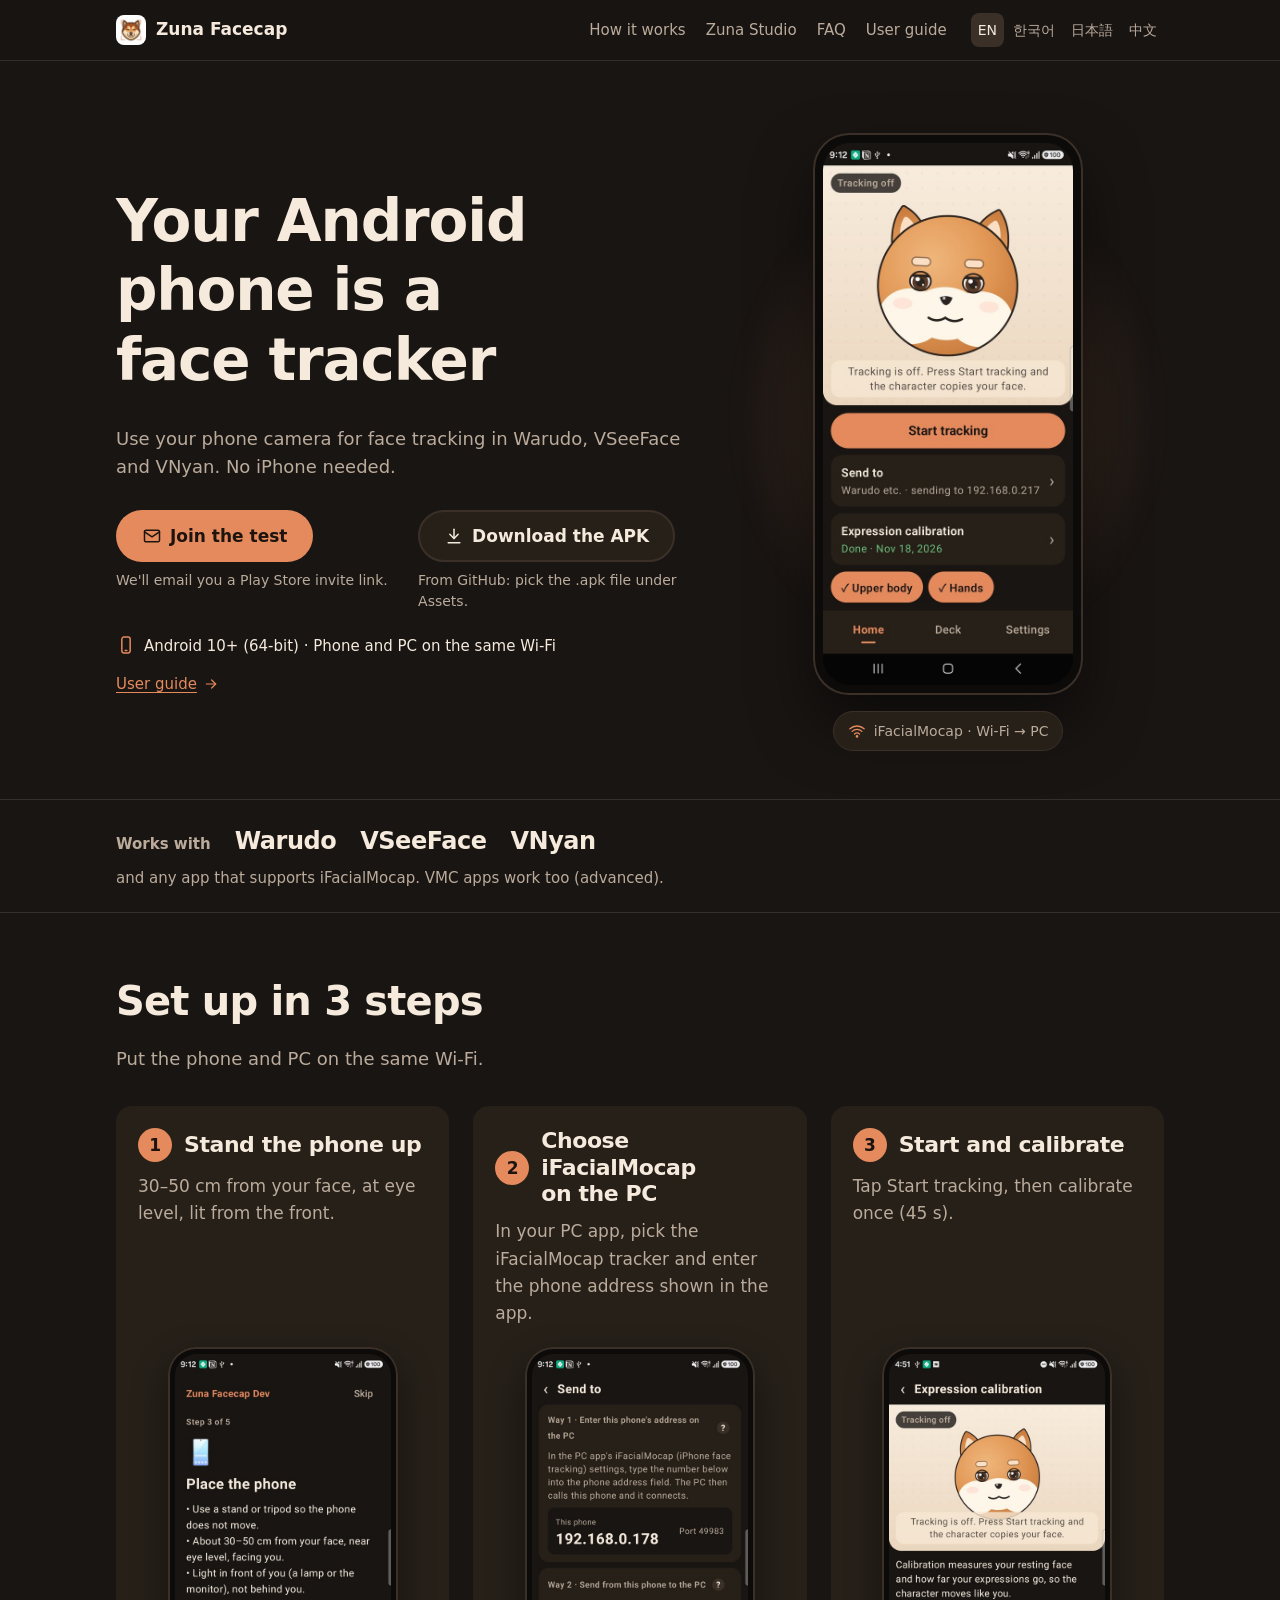
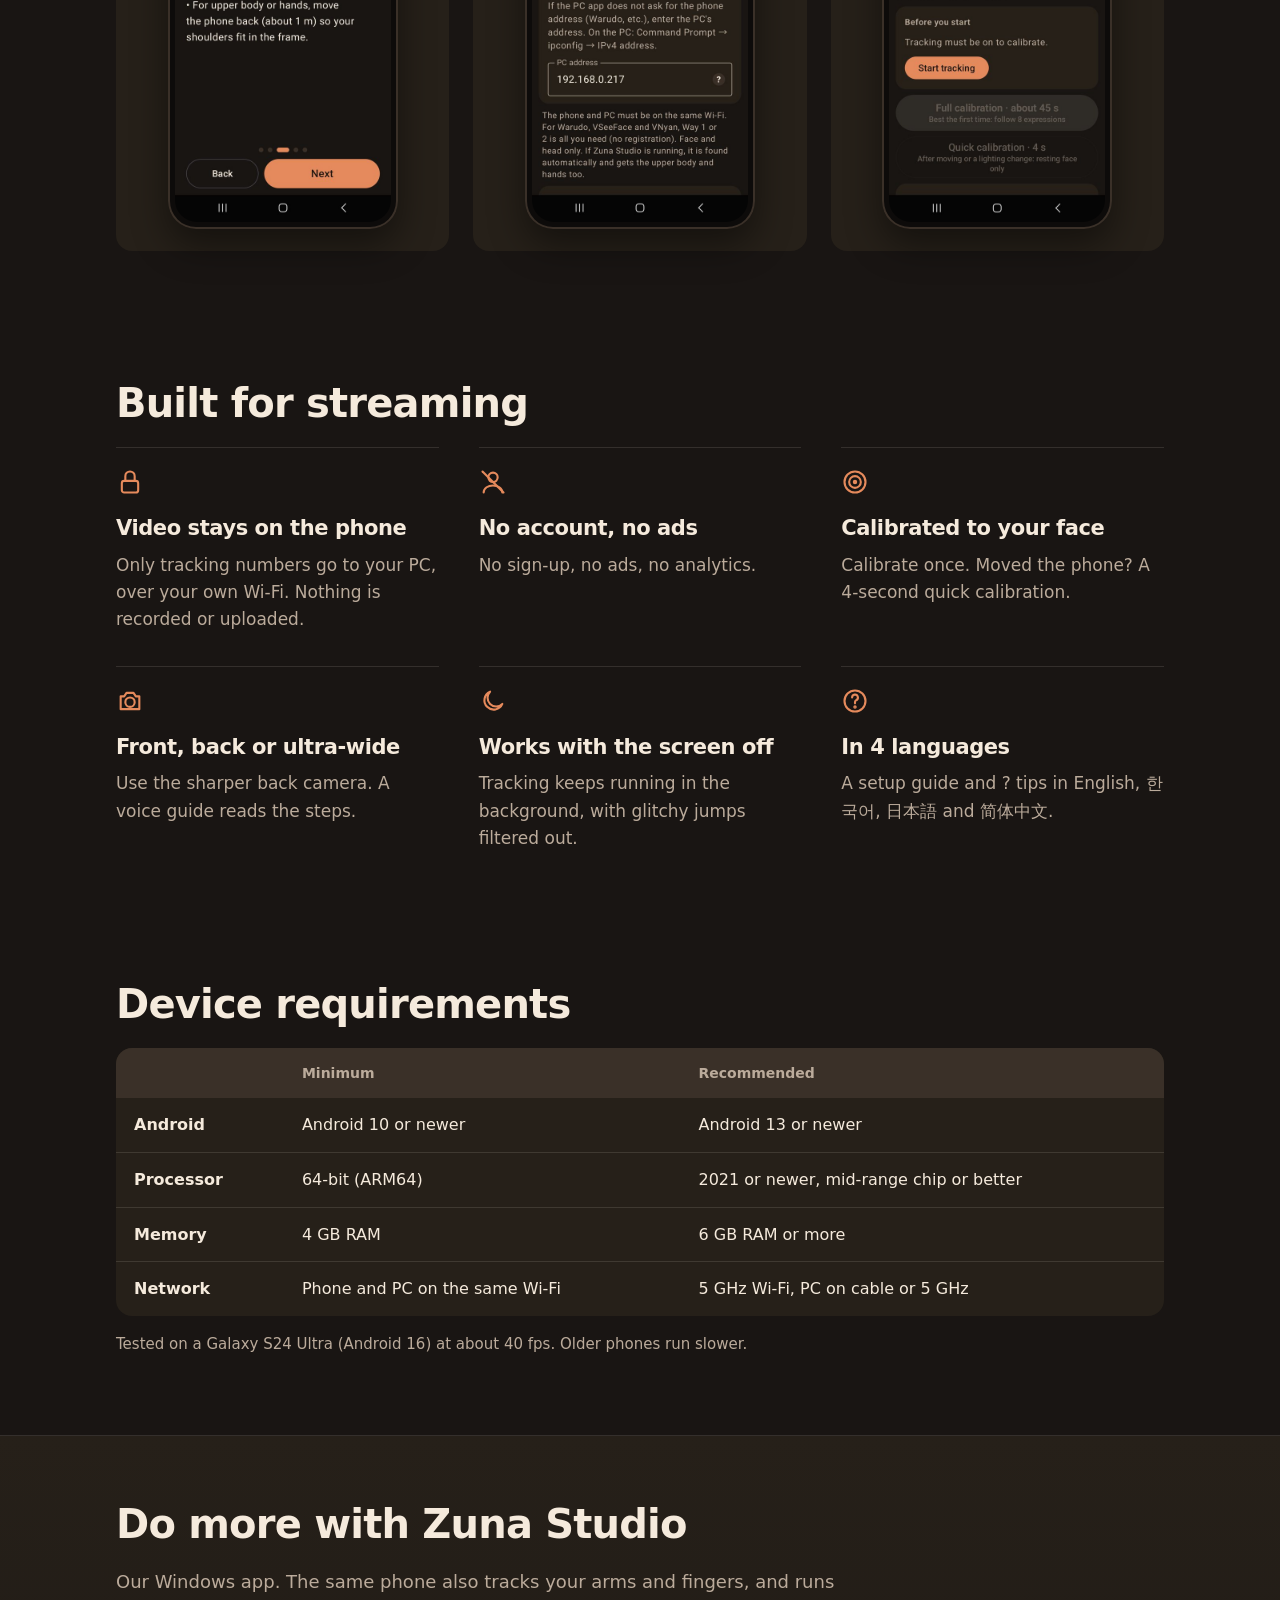
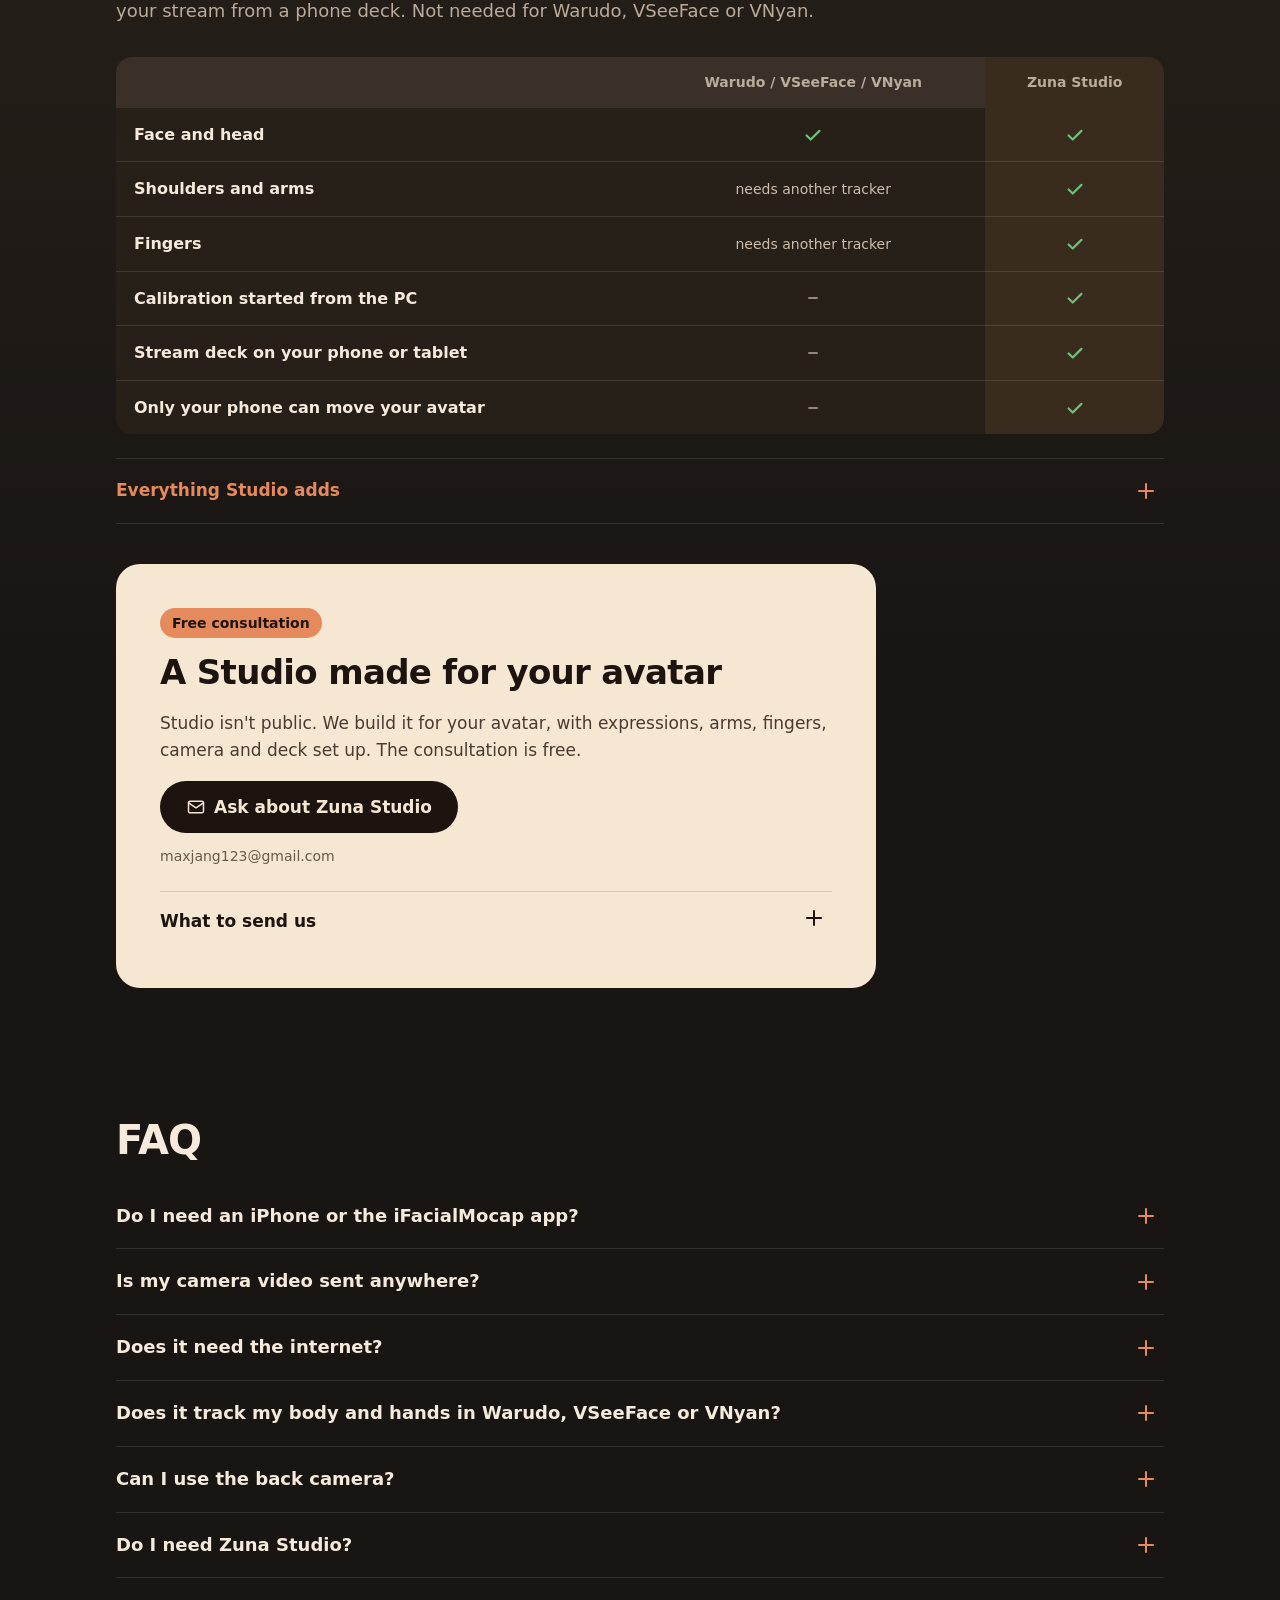
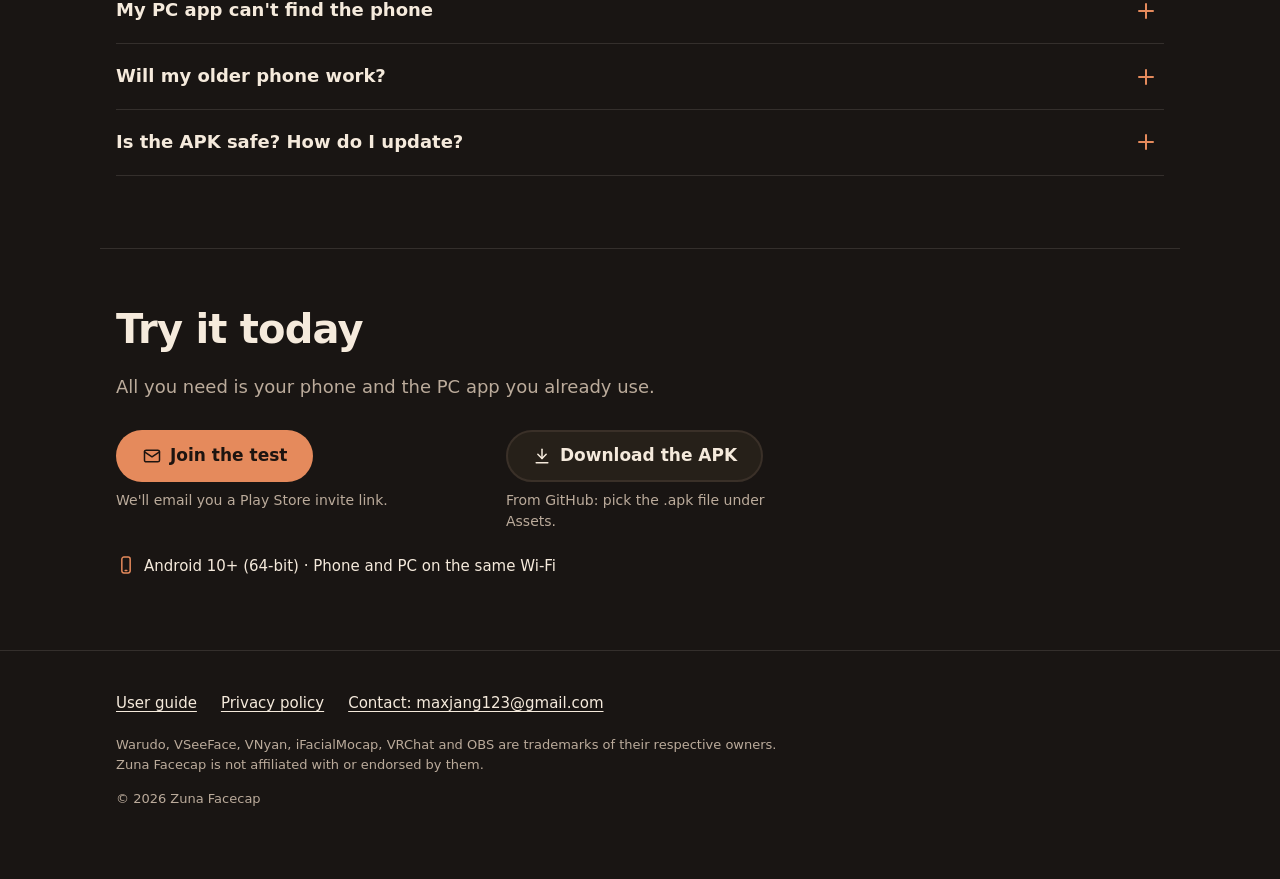
<file: index.html>
<!doctype html>
<html lang="en">
<head>
  <meta charset="utf-8">
  <meta name="viewport" content="width=device-width, initial-scale=1">
  <title>Zuna Facecap — Android face tracker for Warudo, VSeeFace and VNyan</title>
  <meta name="description" content="Use your Android phone as a face tracker for Warudo, VSeeFace and VNyan. No iPhone needed. Video stays on the phone.">
  <meta name="robots" content="index, follow, max-image-preview:large">
  <meta name="theme-color" content="#191513">
  <link rel="canonical" href="https://zunattang.github.io/zuna-facecap-releases/">
  <link rel="alternate" hreflang="en" href="https://zunattang.github.io/zuna-facecap-releases/">
  <link rel="alternate" hreflang="ko" href="https://zunattang.github.io/zuna-facecap-releases/ko/">
  <link rel="alternate" hreflang="ja" href="https://zunattang.github.io/zuna-facecap-releases/ja/">
  <link rel="alternate" hreflang="zh-CN" href="https://zunattang.github.io/zuna-facecap-releases/zh-CN/">
  <link rel="alternate" hreflang="x-default" href="https://zunattang.github.io/zuna-facecap-releases/">
  <meta property="og:type" content="website">
  <meta property="og:site_name" content="Zuna Facecap">
  <meta property="og:locale" content="en_US">
  <meta property="og:locale:alternate" content="ko_KR">
  <meta property="og:locale:alternate" content="ja_JP">
  <meta property="og:locale:alternate" content="zh_CN">
  <meta property="og:title" content="Zuna Facecap — Android face tracker for Warudo, VSeeFace and VNyan">
  <meta property="og:description" content="Use your Android phone as a face tracker for Warudo, VSeeFace and VNyan. No iPhone needed. Video stays on the phone.">
  <meta property="og:url" content="https://zunattang.github.io/zuna-facecap-releases/">
  <meta property="og:image" content="https://zunattang.github.io/zuna-facecap-releases/assets/og-en.png">
  <meta property="og:image:width" content="1200">
  <meta property="og:image:height" content="630">
  <meta property="og:image:alt" content="Your Android phone is a face tracker">
  <meta name="twitter:card" content="summary_large_image">
  <meta name="twitter:title" content="Zuna Facecap — Android face tracker for Warudo, VSeeFace and VNyan">
  <meta name="twitter:description" content="Use your Android phone as a face tracker for Warudo, VSeeFace and VNyan. No iPhone needed. Video stays on the phone.">
  <meta name="twitter:image" content="https://zunattang.github.io/zuna-facecap-releases/assets/og-en.png">
  <link rel="icon" type="image/png" sizes="32x32" href="assets/favicon-32.png">
  <link rel="apple-touch-icon" href="assets/apple-touch-icon.png">
  <link rel="stylesheet" href="assets/site.css">
  <script type="application/ld+json">{"@context":"https://schema.org","@type":"WebSite","name":"Zuna Facecap","url":"https://zunattang.github.io/zuna-facecap-releases/","inLanguage":["en","ko","ja","zh-CN"],"publisher":{"@type":"Organization","name":"Zuna Facecap","url":"https://zunattang.github.io/zuna-facecap-releases/","email":"maxjang123@gmail.com"}}</script>
  <script type="application/ld+json">{"@context":"https://schema.org","@type":"MobileApplication","@id":"https://zunattang.github.io/zuna-facecap-releases/#app","name":"Zuna Facecap","url":"https://zunattang.github.io/zuna-facecap-releases/","inLanguage":"en","description":"Use your Android phone as a face tracker for Warudo, VSeeFace and VNyan. No iPhone needed. Video stays on the phone.","operatingSystem":"Android 10+","applicationCategory":"MultimediaApplication","softwareRequirements":"Android 10+ (64-bit) · Phone and PC on the same Wi-Fi","featureList":["Video stays on the phone","No account, no ads","Calibrated to your face","Front, back or ultra-wide","Works with the screen off","In 4 languages"],"screenshot":"https://zunattang.github.io/zuna-facecap-releases/assets/img/home.jpg","image":"https://zunattang.github.io/zuna-facecap-releases/assets/og-en.png","downloadUrl":"https://github.com/ZunaTtang/zuna-facecap-releases/releases/latest","publisher":{"@type":"Organization","name":"Zuna Facecap","url":"https://zunattang.github.io/zuna-facecap-releases/","email":"maxjang123@gmail.com"}}</script>
  <script type="application/ld+json">{"@context":"https://schema.org","@type":"HowTo","name":"Set up in 3 steps","inLanguage":"en","description":"Put the phone and PC on the same Wi-Fi.","step":[{"@type":"HowToStep","position":1,"name":"Stand the phone up","text":"30–50 cm from your face, at eye level, lit from the front.","url":"https://zunattang.github.io/zuna-facecap-releases/#how"},{"@type":"HowToStep","position":2,"name":"Choose iFacialMocap on the PC","text":"In your PC app, pick the iFacialMocap tracker and enter the phone address shown in the app.","url":"https://zunattang.github.io/zuna-facecap-releases/#how"},{"@type":"HowToStep","position":3,"name":"Start and calibrate","text":"Tap Start tracking, then calibrate once (45 s).","url":"https://zunattang.github.io/zuna-facecap-releases/#how"}]}</script>
  <script type="application/ld+json">{"@context":"https://schema.org","@type":"FAQPage","inLanguage":"en","mainEntity":[{"@type":"Question","name":"Do I need an iPhone or the iFacialMocap app?","acceptedAnswer":{"@type":"Answer","text":"No. Your PC app sees Zuna Facecap as iFacialMocap."}},{"@type":"Question","name":"Is my camera video sent anywhere?","acceptedAnswer":{"@type":"Answer","text":"No. Video stays on the phone. Only tracking numbers go to your PC."}},{"@type":"Question","name":"Does it need the internet?","acceptedAnswer":{"@type":"Answer","text":"No. It runs on your Wi-Fi. The internet is only used to check for updates."}},{"@type":"Question","name":"Does it track my body and hands in Warudo, VSeeFace or VNyan?","acceptedAnswer":{"@type":"Answer","text":"Face and head only. For arms and fingers, use Zuna Studio."}},{"@type":"Question","name":"Can I use the back camera?","acceptedAnswer":{"@type":"Answer","text":"Yes: Settings → Camera → Back or Back wide. Turn on the voice guide."}},{"@type":"Question","name":"Do I need Zuna Studio?","acceptedAnswer":{"@type":"Answer","text":"Not for Warudo, VSeeFace or VNyan. Studio adds more and is available on request."}},{"@type":"Question","name":"My PC app can't find the phone","acceptedAnswer":{"@type":"Answer","text":"Check that both are on the same Wi-Fi (not a guest network), the PC app is allowed on Private networks in Windows Firewall, VPN is off, and the phone address is current."}},{"@type":"Question","name":"Will my older phone work?","acceptedAnswer":{"@type":"Answer","text":"Yes, with Android 10+ and a 64-bit chip. It runs slower; turn off Upper body, Hands and 60 fps tracking."}},{"@type":"Question","name":"Is the APK safe? How do I update?","acceptedAnswer":{"@type":"Answer","text":"It's our signed test build. It installs as Zuna Facecap Dev, shows updates from GitHub in the app, and uninstalls like any app."}}]}</script>
</head>
<body>
<a class="skip" href="#main">Skip to content</a>
<header class="top"><div class="wrap">
  <a class="brand" href="./"><img src="assets/icon-64.png" alt="" width="32" height="32">Zuna Facecap</a>
  <nav aria-label="Sections"><a href="#how">How it works</a><a href="#studio">Zuna Studio</a><a href="#faq">FAQ</a><a href="guide/">User guide</a></nav>
  <div class="langs" aria-label="Language"><a href="" hreflang="en" lang="en" aria-current="page">EN</a><a href="ko/" hreflang="ko" lang="ko">한국어</a><a href="ja/" hreflang="ja" lang="ja">日本語</a><a href="zh-CN/" hreflang="zh-CN" lang="zh-CN">中文</a></div>
</div></header>
<main id="main">
<section class="hero"><div class="wrap">
  <div>
    <h1>Your Android phone is a face tracker</h1>
    <p class="sub">Use your phone camera for face tracking in Warudo, VSeeFace and VNyan. No iPhone needed.</p>
    <div class="ctas">
      <div class="cta"><a class="btn primary" href="mailto:maxjang123@gmail.com?subject=%5BZuna%20Facecap%5D%20Tester%20request&amp;body=Google%20account%20email%20for%20the%20Play%20test%3A%0APhone%20model%20and%20Android%20version%3A%0APC%20app%20%28Warudo%20%2F%20VSeeFace%20%2F%20VNyan%20%2F%20other%29%3A%0A"><svg viewBox="0 0 24 24" fill="none" stroke="currentColor" stroke-width="1.8" stroke-linecap="round" stroke-linejoin="round" aria-hidden="true"><rect x="3" y="5" width="18" height="14" rx="2"/><path d="M3 7l9 6 9-6"/></svg>Join the test</a><p>We&#x27;ll email you a Play Store invite link.</p></div>
      <div class="cta"><a class="btn ghost" href="https://github.com/ZunaTtang/zuna-facecap-releases/releases/latest"><svg viewBox="0 0 24 24" fill="none" stroke="currentColor" stroke-width="1.8" stroke-linecap="round" stroke-linejoin="round" aria-hidden="true"><path d="M12 4v11"/><path d="M7 10l5 5 5-5"/><path d="M5 20h14"/></svg>Download the APK</a><p>From GitHub: pick the .apk file under Assets.</p></div>
    </div>
    <p class="req-line"><svg viewBox="0 0 24 24" fill="none" stroke="currentColor" stroke-width="1.8" stroke-linecap="round" stroke-linejoin="round" aria-hidden="true"><rect x="7" y="2.5" width="10" height="19" rx="2.5"/><path d="M11 18.5h2"/></svg>Android 10+ (64-bit) · Phone and PC on the same Wi-Fi</p>
    <a class="guide-link" href="guide/">User guide<svg viewBox="0 0 24 24" fill="none" stroke="currentColor" stroke-width="1.8" stroke-linecap="round" stroke-linejoin="round" aria-hidden="true"><path d="M5 12h14"/><path d="M13 6l6 6-6 6"/></svg></a>
  </div>
  <div class="stage">
    <div class="phone"><img src="assets/img/home.jpg" width="540" height="1170" alt="Zuna Facecap home screen: a shiba character copies your face" fetchpriority="high"></div>
    <p class="signal"><svg viewBox="0 0 24 24" fill="none" stroke="currentColor" stroke-width="1.8" stroke-linecap="round" stroke-linejoin="round" aria-hidden="true"><path d="M2.5 9a14 14 0 0 1 19 0"/><path d="M5.5 12.5a9.5 9.5 0 0 1 13 0"/><path d="M8.7 16a5 5 0 0 1 6.6 0"/><circle cx="12" cy="19.2" r=".9"/></svg><span>iFacialMocap · Wi-Fi → PC</span></p>
  </div>
</div></section>
<section class="works" aria-label="Works with"><div class="wrap">
  <p class="works-label">Works with</p>
  <ul class="apps"><li>Warudo</li><li>VSeeFace</li><li>VNyan</li></ul>
  <p class="more">and any app that supports iFacialMocap. VMC apps work too (advanced).</p>
</div></section>
<section class="block" id="how"><div class="wrap">
  <h2>Set up in 3 steps</h2>
  <p class="lead">Put the phone and PC on the same Wi-Fi.</p>
  <ol class="steps"><li><div><h3>Stand the phone up</h3><p>30–50 cm from your face, at eye level, lit from the front.</p></div><div class="phone small"><img src="assets/img/tutorial-3.jpg" width="540" height="1170" alt="Stand the phone up" loading="lazy"></div></li><li><div><h3>Choose iFacialMocap on the PC</h3><p>In your PC app, pick the iFacialMocap tracker and enter the phone address shown in the app.</p></div><div class="phone small"><img src="assets/img/connect-ways.jpg" width="540" height="1170" alt="Choose iFacialMocap on the PC" loading="lazy"></div></li><li><div><h3>Start and calibrate</h3><p>Tap Start tracking, then calibrate once (45 s).</p></div><div class="phone small"><img src="assets/img/calibrate.jpg" width="540" height="1170" alt="Start and calibrate" loading="lazy"></div></li></ol>
</div></section>
<section class="block" id="features"><div class="wrap">
  <h2>Built for streaming</h2>
  <ul class="features"><li class="feature"><svg viewBox="0 0 24 24" fill="none" stroke="currentColor" stroke-width="1.8" stroke-linecap="round" stroke-linejoin="round" aria-hidden="true"><rect x="5" y="11" width="14" height="10" rx="2"/><path d="M8 11V7a4 4 0 0 1 8 0v4"/></svg><h3>Video stays on the phone</h3><p>Only tracking numbers go to your PC, over your own Wi-Fi. Nothing is recorded or uploaded.</p></li><li class="feature"><svg viewBox="0 0 24 24" fill="none" stroke="currentColor" stroke-width="1.8" stroke-linecap="round" stroke-linejoin="round" aria-hidden="true"><circle cx="12" cy="8" r="4"/><path d="M4 21c0-4 4-6 8-6s8 2 8 6"/><path d="M3 3l18 18"/></svg><h3>No account, no ads</h3><p>No sign-up, no ads, no analytics.</p></li><li class="feature"><svg viewBox="0 0 24 24" fill="none" stroke="currentColor" stroke-width="1.8" stroke-linecap="round" stroke-linejoin="round" aria-hidden="true"><circle cx="12" cy="12" r="9"/><circle cx="12" cy="12" r="5"/><circle cx="12" cy="12" r="1"/></svg><h3>Calibrated to your face</h3><p>Calibrate once. Moved the phone? A 4-second quick calibration.</p></li><li class="feature"><svg viewBox="0 0 24 24" fill="none" stroke="currentColor" stroke-width="1.8" stroke-linecap="round" stroke-linejoin="round" aria-hidden="true"><path d="M4 8h3l2-3h6l2 3h3v11H4z"/><circle cx="12" cy="13" r="4"/></svg><h3>Front, back or ultra-wide</h3><p>Use the sharper back camera. A voice guide reads the steps.</p></li><li class="feature"><svg viewBox="0 0 24 24" fill="none" stroke="currentColor" stroke-width="1.8" stroke-linecap="round" stroke-linejoin="round" aria-hidden="true"><path d="M20 14.5A8 8 0 1 1 9.5 4a6.5 6.5 0 0 0 10.5 10.5z"/></svg><h3>Works with the screen off</h3><p>Tracking keeps running in the background, with glitchy jumps filtered out.</p></li><li class="feature"><svg viewBox="0 0 24 24" fill="none" stroke="currentColor" stroke-width="1.8" stroke-linecap="round" stroke-linejoin="round" aria-hidden="true"><circle cx="12" cy="12" r="9"/><path d="M9.5 9a2.5 2.5 0 1 1 3.5 2.3c-.6.3-1 .9-1 1.6V14"/><circle cx="12" cy="17.2" r=".6"/></svg><h3>In 4 languages</h3><p>A setup guide and ? tips in English, 한국어, 日本語 and 简体中文.</p></li></ul>
</div></section>
<section class="block" id="requirements"><div class="wrap">
  <h2>Device requirements</h2>
  <div class="table-wrap"><table><thead><tr><th scope="col"></th><th scope="col">Minimum</th><th scope="col">Recommended</th></tr></thead><tbody><tr><th scope="row">Android</th><td>Android 10 or newer</td><td>Android 13 or newer</td></tr><tr><th scope="row">Processor</th><td>64-bit (ARM64)</td><td>2021 or newer, mid-range chip or better</td></tr><tr><th scope="row">Memory</th><td>4 GB RAM</td><td>6 GB RAM or more</td></tr><tr><th scope="row">Network</th><td>Phone and PC on the same Wi-Fi</td><td>5 GHz Wi-Fi, PC on cable or 5 GHz</td></tr></tbody></table></div>
  <p class="note">Tested on a Galaxy S24 Ultra (Android 16) at about 40 fps. Older phones run slower.</p>
</div></section>
<section class="block studio" id="studio"><div class="wrap">
  <h2>Do more with Zuna Studio</h2>
  <p class="lead">Our Windows app. The same phone also tracks your arms and fingers, and runs your stream from a phone deck. Not needed for Warudo, VSeeFace or VNyan.</p>
  <div class="table-wrap"><table class="compare"><thead><tr><th scope="col"><span class="sr">Feature</span></th><th scope="col">Warudo / VSeeFace / VNyan</th><th scope="col" class="col-studio">Zuna Studio</th></tr></thead><tbody><tr><th scope="row">Face and head</th><td><span class="yes"><svg viewBox="0 0 24 24" fill="none" stroke="currentColor" stroke-width="1.8" stroke-linecap="round" stroke-linejoin="round" aria-hidden="true"><path d="M5 12.5l4.5 4.5L19 7.5"/></svg><span class="sr">Yes</span></span></td><td class="col-studio"><span class="yes"><svg viewBox="0 0 24 24" fill="none" stroke="currentColor" stroke-width="1.8" stroke-linecap="round" stroke-linejoin="round" aria-hidden="true"><path d="M5 12.5l4.5 4.5L19 7.5"/></svg><span class="sr">Yes</span></span></td></tr><tr><th scope="row">Shoulders and arms</th><td><span class="no">needs another tracker</span></td><td class="col-studio"><span class="yes"><svg viewBox="0 0 24 24" fill="none" stroke="currentColor" stroke-width="1.8" stroke-linecap="round" stroke-linejoin="round" aria-hidden="true"><path d="M5 12.5l4.5 4.5L19 7.5"/></svg><span class="sr">Yes</span></span></td></tr><tr><th scope="row">Fingers</th><td><span class="no">needs another tracker</span></td><td class="col-studio"><span class="yes"><svg viewBox="0 0 24 24" fill="none" stroke="currentColor" stroke-width="1.8" stroke-linecap="round" stroke-linejoin="round" aria-hidden="true"><path d="M5 12.5l4.5 4.5L19 7.5"/></svg><span class="sr">Yes</span></span></td></tr><tr><th scope="row">Calibration started from the PC</th><td><span class="no"><svg viewBox="0 0 24 24" fill="none" stroke="currentColor" stroke-width="1.8" stroke-linecap="round" stroke-linejoin="round" aria-hidden="true"><path d="M7 12h10"/></svg><span class="sr">No</span></span></td><td class="col-studio"><span class="yes"><svg viewBox="0 0 24 24" fill="none" stroke="currentColor" stroke-width="1.8" stroke-linecap="round" stroke-linejoin="round" aria-hidden="true"><path d="M5 12.5l4.5 4.5L19 7.5"/></svg><span class="sr">Yes</span></span></td></tr><tr><th scope="row">Stream deck on your phone or tablet</th><td><span class="no"><svg viewBox="0 0 24 24" fill="none" stroke="currentColor" stroke-width="1.8" stroke-linecap="round" stroke-linejoin="round" aria-hidden="true"><path d="M7 12h10"/></svg><span class="sr">No</span></span></td><td class="col-studio"><span class="yes"><svg viewBox="0 0 24 24" fill="none" stroke="currentColor" stroke-width="1.8" stroke-linecap="round" stroke-linejoin="round" aria-hidden="true"><path d="M5 12.5l4.5 4.5L19 7.5"/></svg><span class="sr">Yes</span></span></td></tr><tr><th scope="row">Only your phone can move your avatar</th><td><span class="no"><svg viewBox="0 0 24 24" fill="none" stroke="currentColor" stroke-width="1.8" stroke-linecap="round" stroke-linejoin="round" aria-hidden="true"><path d="M7 12h10"/></svg><span class="sr">No</span></span></td><td class="col-studio"><span class="yes"><svg viewBox="0 0 24 24" fill="none" stroke="currentColor" stroke-width="1.8" stroke-linecap="round" stroke-linejoin="round" aria-hidden="true"><path d="M5 12.5l4.5 4.5L19 7.5"/></svg><span class="sr">Yes</span></span></td></tr></tbody></table></div>
  <details class="more-box">
    <summary>Everything Studio adds</summary>
    <div class="groups"><div class="group"><h3>Tracking</h3><ul><li>Upper body, arms and fingers from the same camera</li><li>Arms fitted to your avatar&#x27;s proportions</li><li>Quick calibration from a key or a deck button</li></ul></div><div class="group"><h3>Avatar</h3><ul><li>Mouth shapes A·I·U·E·O plus microphone lip sync</li><li>Expression hotkeys and automatic expressions</li><li>Swaying hair, props and items to throw</li></ul></div><div class="group"><h3>Stream</h3><ul><li>Transparent output straight into OBS (Spout2)</li><li>Deck: OBS scenes, record, replay, mute</li><li>Background music by mood and one-tap macros</li></ul></div><div class="group"><h3>Peace of mind</h3><ul><li>Phone registration blocks other devices</li><li>New deck devices need a 4-digit code on the PC</li><li>Video never leaves the phone</li></ul></div></div>
    <div class="studio-shots">
      <figure><div class="phone small"><img src="assets/img/deck.jpg" width="540" height="1170" alt="" loading="lazy"></div><figcaption>The deck on a phone</figcaption></figure>
      <figure><div class="phone small"><img src="assets/img/studio-note.jpg" width="540" height="1170" alt="" loading="lazy"></div><figcaption>Zuna Studio note in the app</figcaption></figure>
    </div>
  </details>
  <div class="offer" id="studio-contact">
    <p class="badge">Free consultation</p>
    <h3>A Studio made for your avatar</h3>
    <p>Studio isn&#x27;t public. We build it for your avatar, with expressions, arms, fingers, camera and deck set up. The consultation is free.</p>
    <a class="btn primary" href="mailto:maxjang123@gmail.com?subject=%5BZuna%20Facecap%5D%20Zuna%20Studio%20access&amp;body=Name%20%2F%20channel%3A%0AWhat%20I%20would%20like%20%28deck%2C%20upper%20body%20and%20hands%2C%20PC%20calibration%2C%20other%29%3A%0A%0AAvatar%20%28VRChat%20avatar%20%2F%20FBX%20%2F%20VRM%29%3A%0AExpression%20shape%20keys%20%28ARKit%20%2F%20VRChat%20visemes%20%2F%20VRM%20%2F%20none%20%2F%20not%20sure%29%3A%0AShader%20and%20version%3A%0ALicense%20or%20store%20page%20link%3A%0APC%20%28Windows%20version%2C%20graphics%20card%29%20and%20OBS%20with%20Spout2%20%28yes%20%2F%20no%29%3A%0A%0APlease%20share%20avatar%20files%20by%20download%20link%2C%20not%20as%20attachments.%0A"><svg viewBox="0 0 24 24" fill="none" stroke="currentColor" stroke-width="1.8" stroke-linecap="round" stroke-linejoin="round" aria-hidden="true"><rect x="3" y="5" width="18" height="14" rx="2"/><path d="M3 7l9 6 9-6"/></svg>Ask about Zuna Studio</a>
    <p class="small">maxjang123@gmail.com</p>
    <details class="send">
      <summary>What to send us</summary>
      <ol><li><b>Avatar files</b><span>VRChat project or .unitypackage, Humanoid FBX, or VRM</span></li><li><b>Shape keys</b><span>ARKit / Perfect Sync, VRChat visemes, VRM, MMD, or none</span></li><li><b>Shader</b><span>Name and version (e.g. lilToon 2.x)</span></li><li><b>License</b><span>Terms or store page. Streaming and edits must be allowed</span></li><li><b>Extras (optional)</b><span>Expression animations, outfits, props, physics</span></li><li><b>Your setup</b><span>Phone, Windows 10/11 64-bit (DirectX 12), OBS + Spout2</span></li><li><b>Your stream (optional)</b><span>OBS scenes, backgrounds, music, camera angles</span></li></ol>
      <p class="small">Send files as a download link, not attachments. Never send passwords.</p>
    </details>
  </div>
</div></section>
<section class="block faq" id="faq"><div class="wrap">
  <h2>FAQ</h2>
  <details><summary>Do I need an iPhone or the iFacialMocap app?</summary><p>No. Your PC app sees Zuna Facecap as iFacialMocap.</p></details><details><summary>Is my camera video sent anywhere?</summary><p>No. Video stays on the phone. Only tracking numbers go to your PC.</p></details><details><summary>Does it need the internet?</summary><p>No. It runs on your Wi-Fi. The internet is only used to check for updates.</p></details><details><summary>Does it track my body and hands in Warudo, VSeeFace or VNyan?</summary><p>Face and head only. For arms and fingers, use Zuna Studio.</p></details><details><summary>Can I use the back camera?</summary><p>Yes: Settings → Camera → Back or Back wide. Turn on the voice guide.</p></details><details><summary>Do I need Zuna Studio?</summary><p>Not for Warudo, VSeeFace or VNyan. Studio adds more and is available on request.</p></details><details><summary>My PC app can&#x27;t find the phone</summary><p>Check that both are on the same Wi-Fi (not a guest network), the PC app is allowed on Private networks in Windows Firewall, VPN is off, and the phone address is current.</p></details><details><summary>Will my older phone work?</summary><p>Yes, with Android 10+ and a 64-bit chip. It runs slower; turn off Upper body, Hands and 60 fps tracking.</p></details><details><summary>Is the APK safe? How do I update?</summary><p>It&#x27;s our signed test build. It installs as Zuna Facecap Dev, shows updates from GitHub in the app, and uninstalls like any app.</p></details>
</div></section>
<section class="final"><div class="wrap">
  <h2>Try it today</h2>
  <p class="lead">All you need is your phone and the PC app you already use.</p>
  <div class="ctas">
      <div class="cta"><a class="btn primary" href="mailto:maxjang123@gmail.com?subject=%5BZuna%20Facecap%5D%20Tester%20request&amp;body=Google%20account%20email%20for%20the%20Play%20test%3A%0APhone%20model%20and%20Android%20version%3A%0APC%20app%20%28Warudo%20%2F%20VSeeFace%20%2F%20VNyan%20%2F%20other%29%3A%0A"><svg viewBox="0 0 24 24" fill="none" stroke="currentColor" stroke-width="1.8" stroke-linecap="round" stroke-linejoin="round" aria-hidden="true"><rect x="3" y="5" width="18" height="14" rx="2"/><path d="M3 7l9 6 9-6"/></svg>Join the test</a><p>We&#x27;ll email you a Play Store invite link.</p></div>
      <div class="cta"><a class="btn ghost" href="https://github.com/ZunaTtang/zuna-facecap-releases/releases/latest"><svg viewBox="0 0 24 24" fill="none" stroke="currentColor" stroke-width="1.8" stroke-linecap="round" stroke-linejoin="round" aria-hidden="true"><path d="M12 4v11"/><path d="M7 10l5 5 5-5"/><path d="M5 20h14"/></svg>Download the APK</a><p>From GitHub: pick the .apk file under Assets.</p></div>
    </div>
    <p class="req-line"><svg viewBox="0 0 24 24" fill="none" stroke="currentColor" stroke-width="1.8" stroke-linecap="round" stroke-linejoin="round" aria-hidden="true"><rect x="7" y="2.5" width="10" height="19" rx="2.5"/><path d="M11 18.5h2"/></svg>Android 10+ (64-bit) · Phone and PC on the same Wi-Fi</p>
</div></section>
</main>
<footer><div class="wrap">
  <div class="links">
    <a href="guide/">User guide</a>
    <a href="privacy/">Privacy policy</a>
    <a href="mailto:maxjang123@gmail.com">Contact: maxjang123@gmail.com</a>
  </div>
  <p class="tm">Warudo, VSeeFace, VNyan, iFacialMocap, VRChat and OBS are trademarks of their respective owners. Zuna Facecap is not affiliated with or endorsed by them.</p>
  <p class="tm">© 2026 Zuna Facecap</p>
</div></footer>
</body>
</html>
</file>
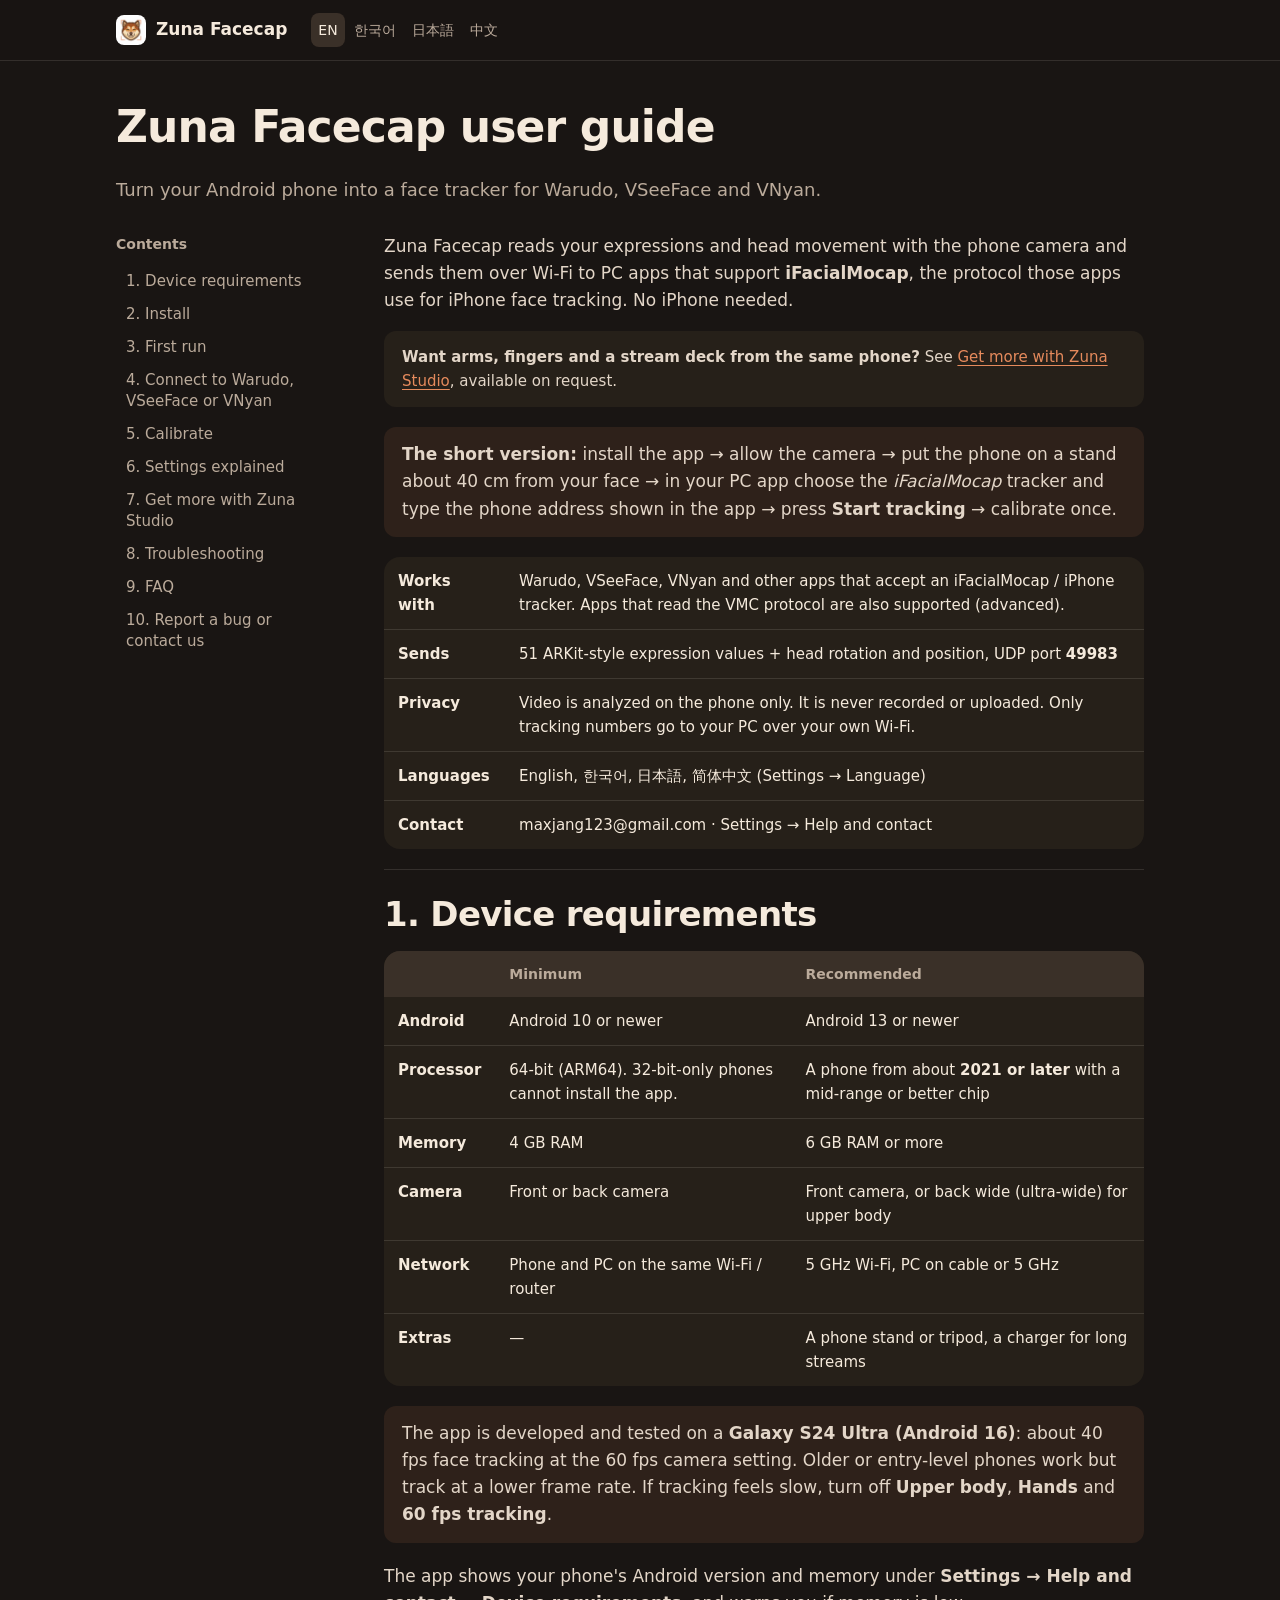
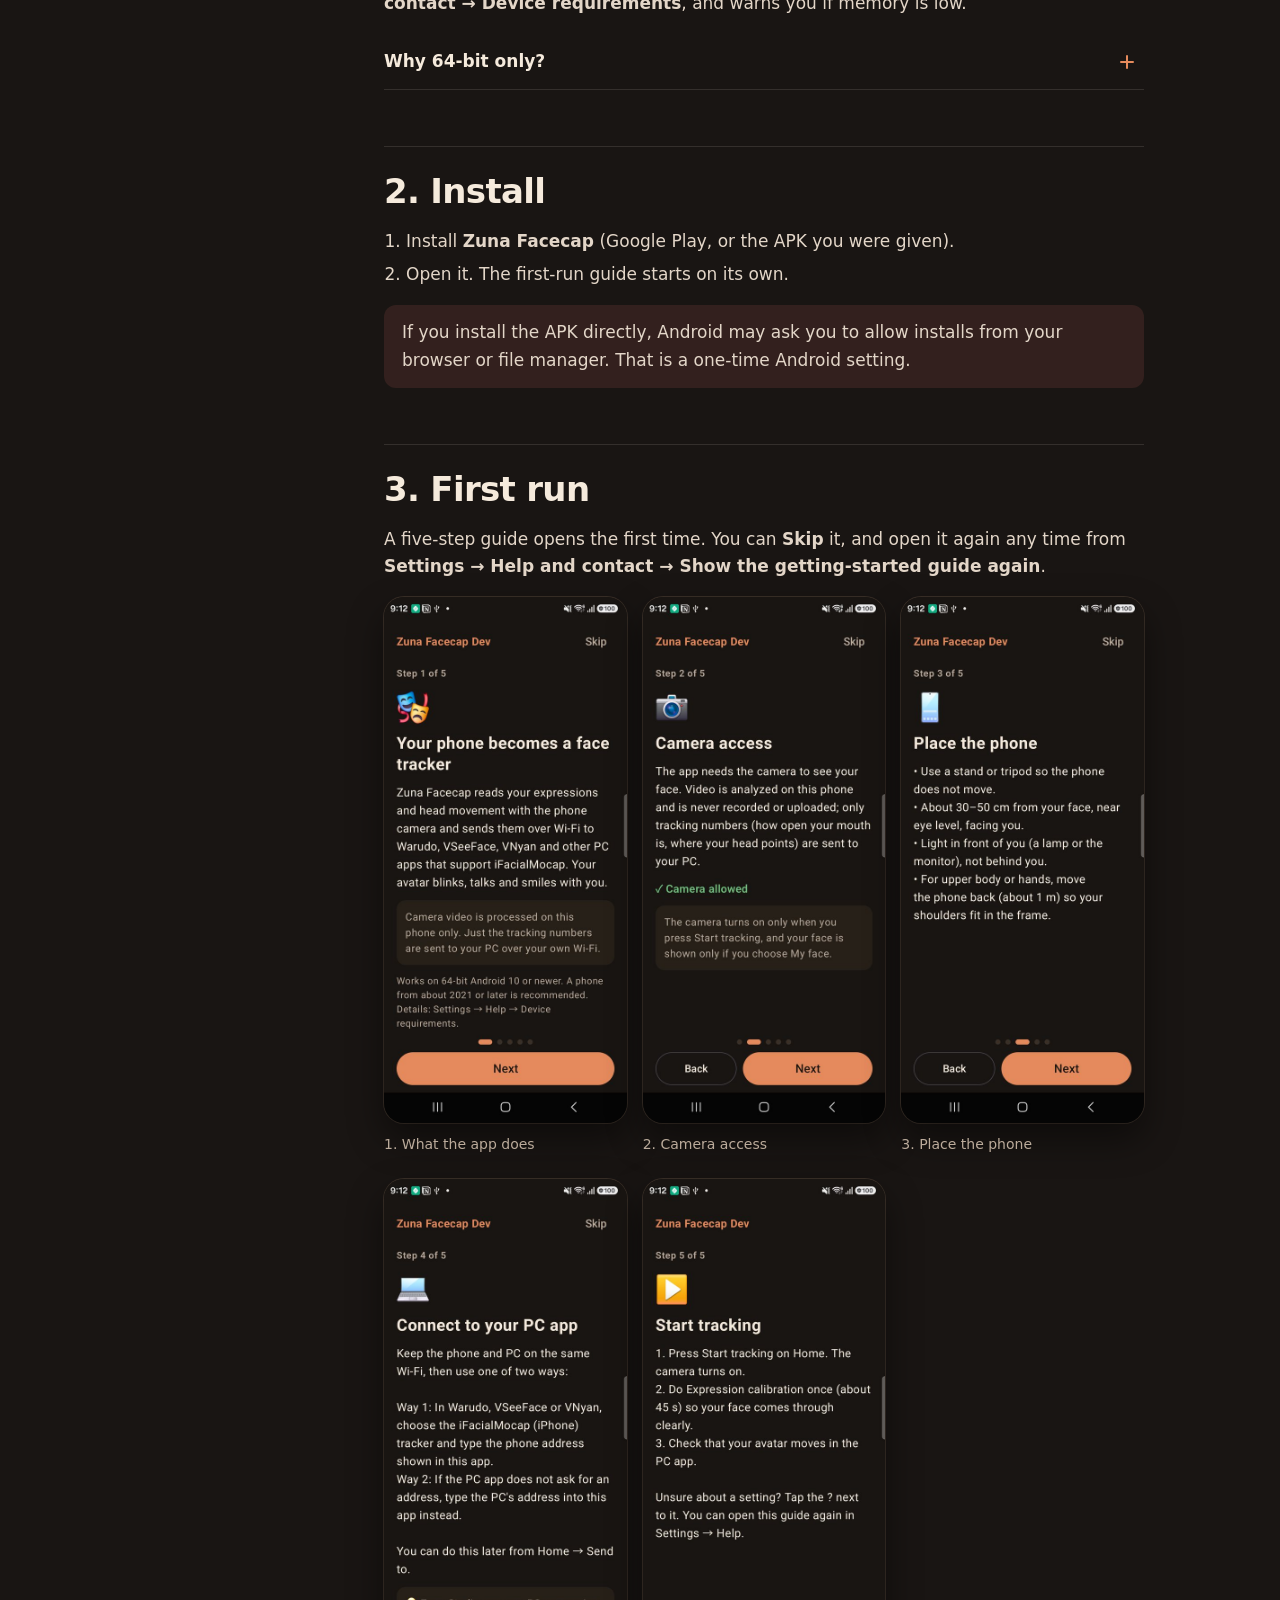
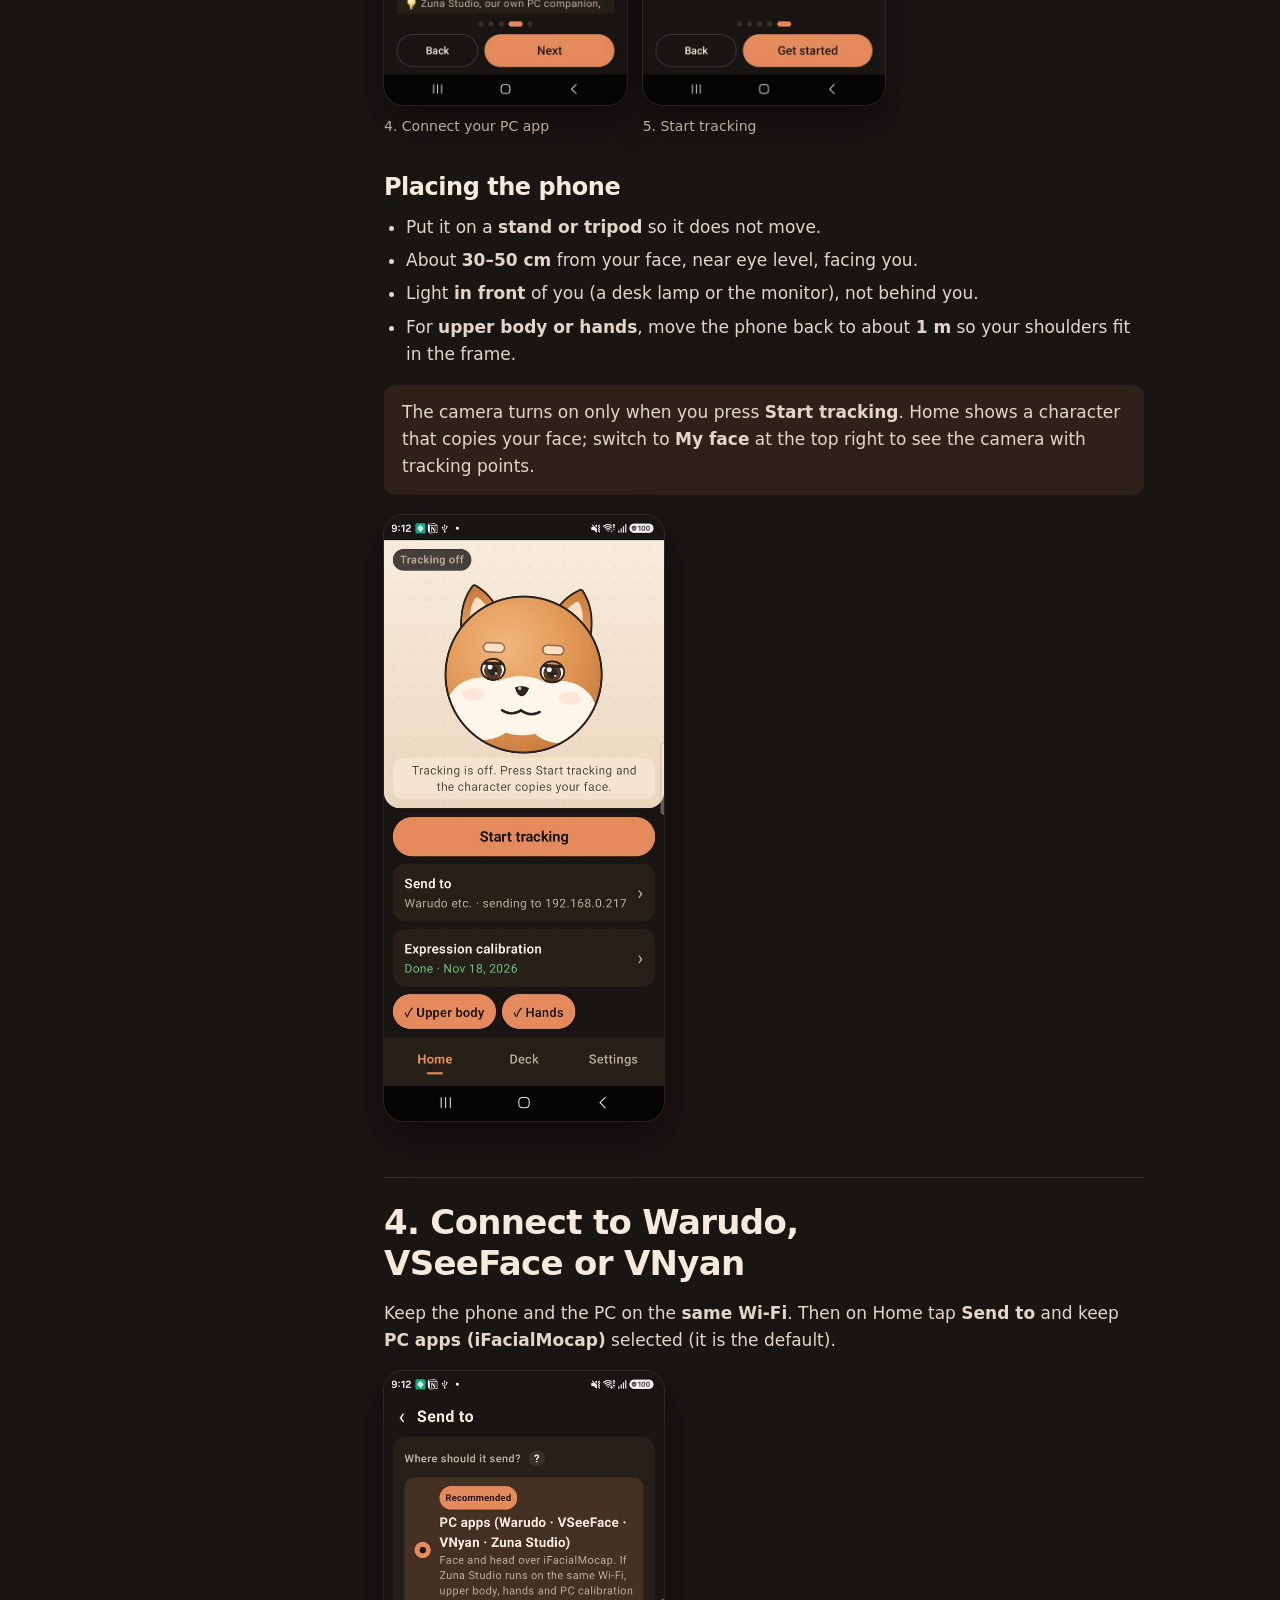
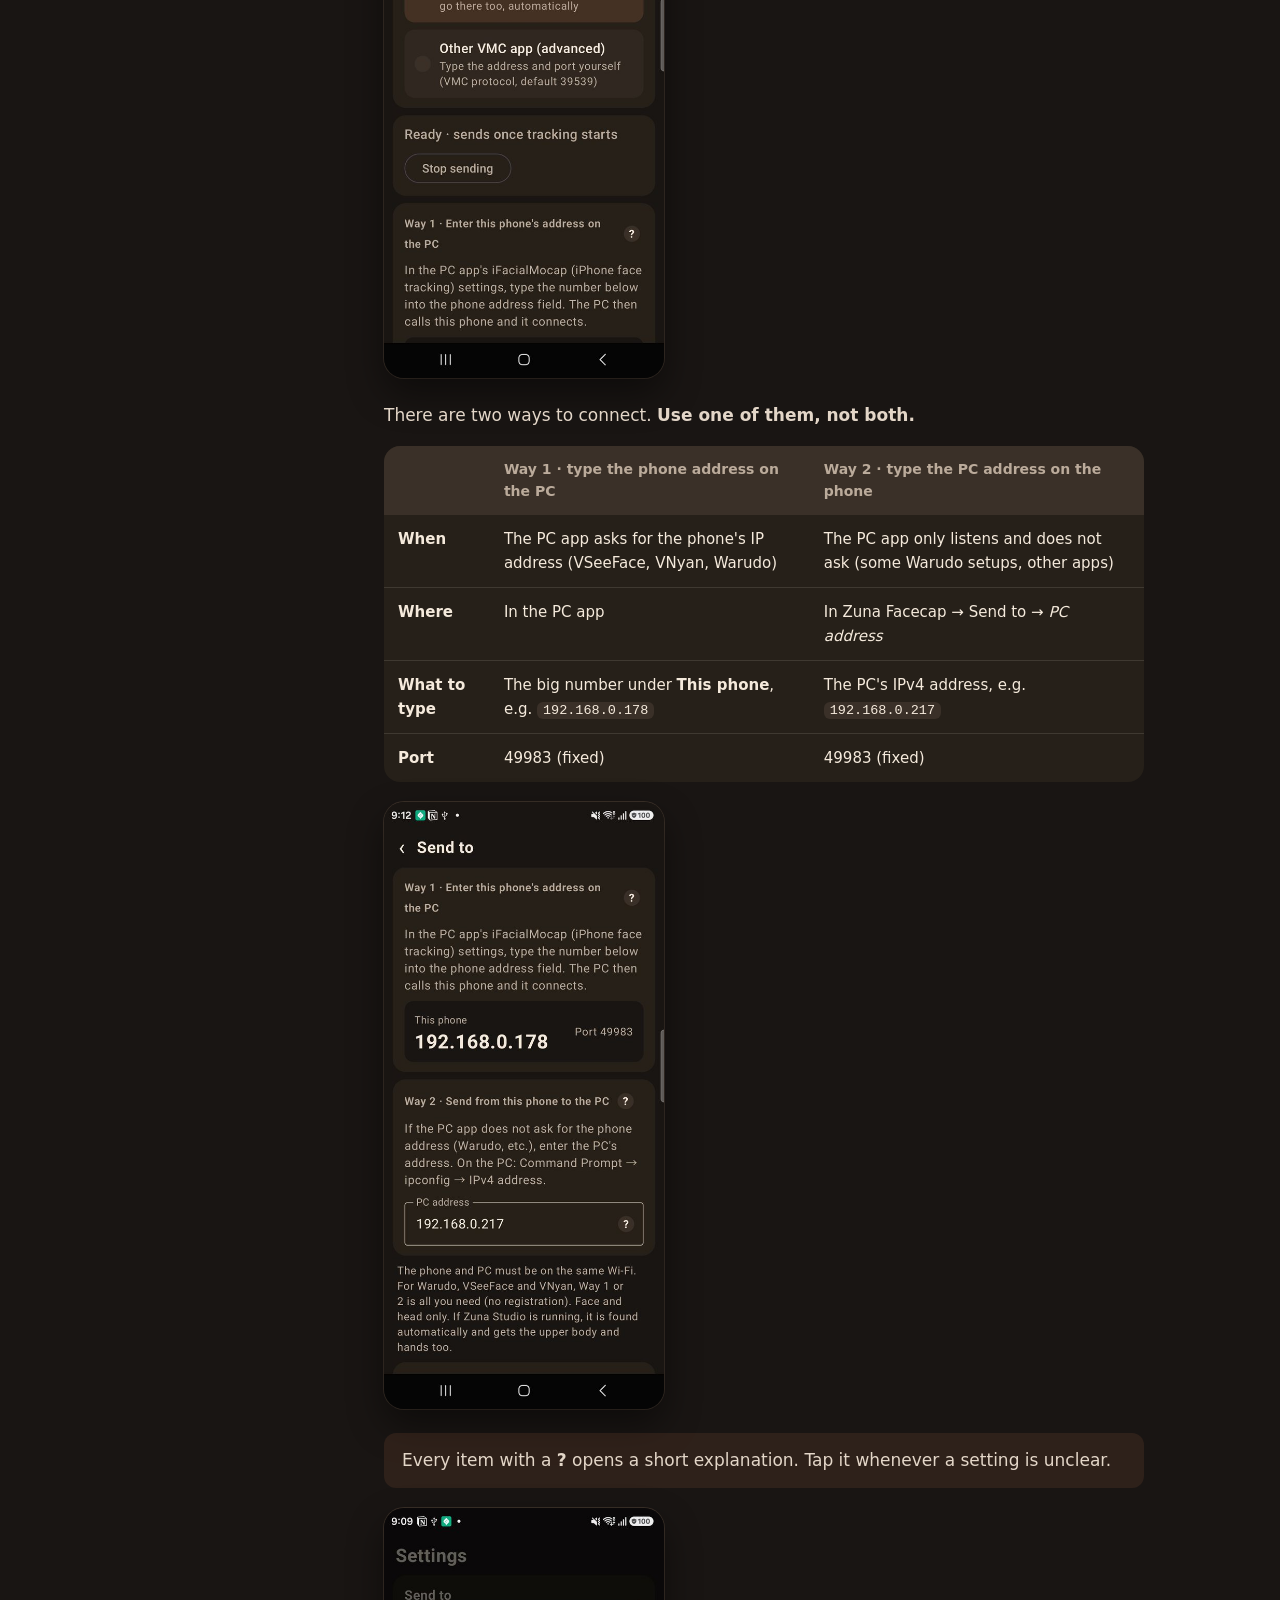
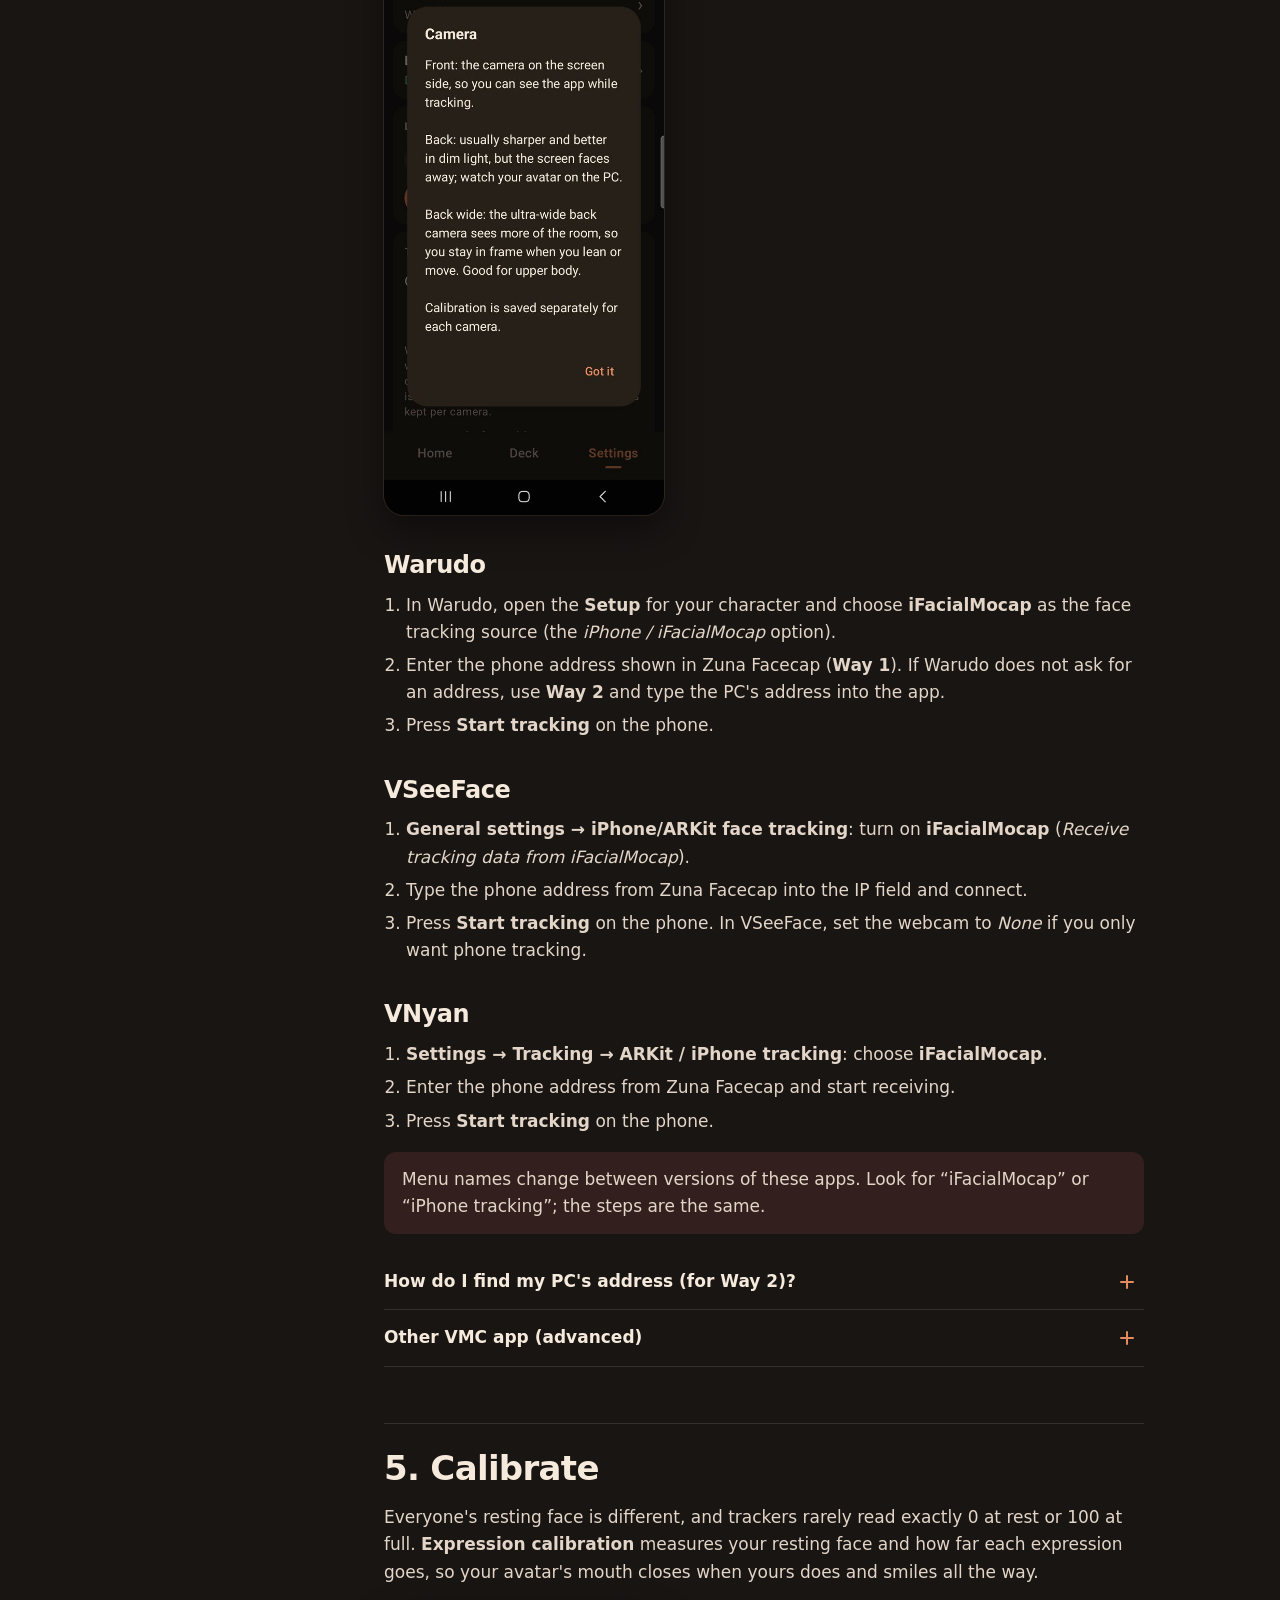
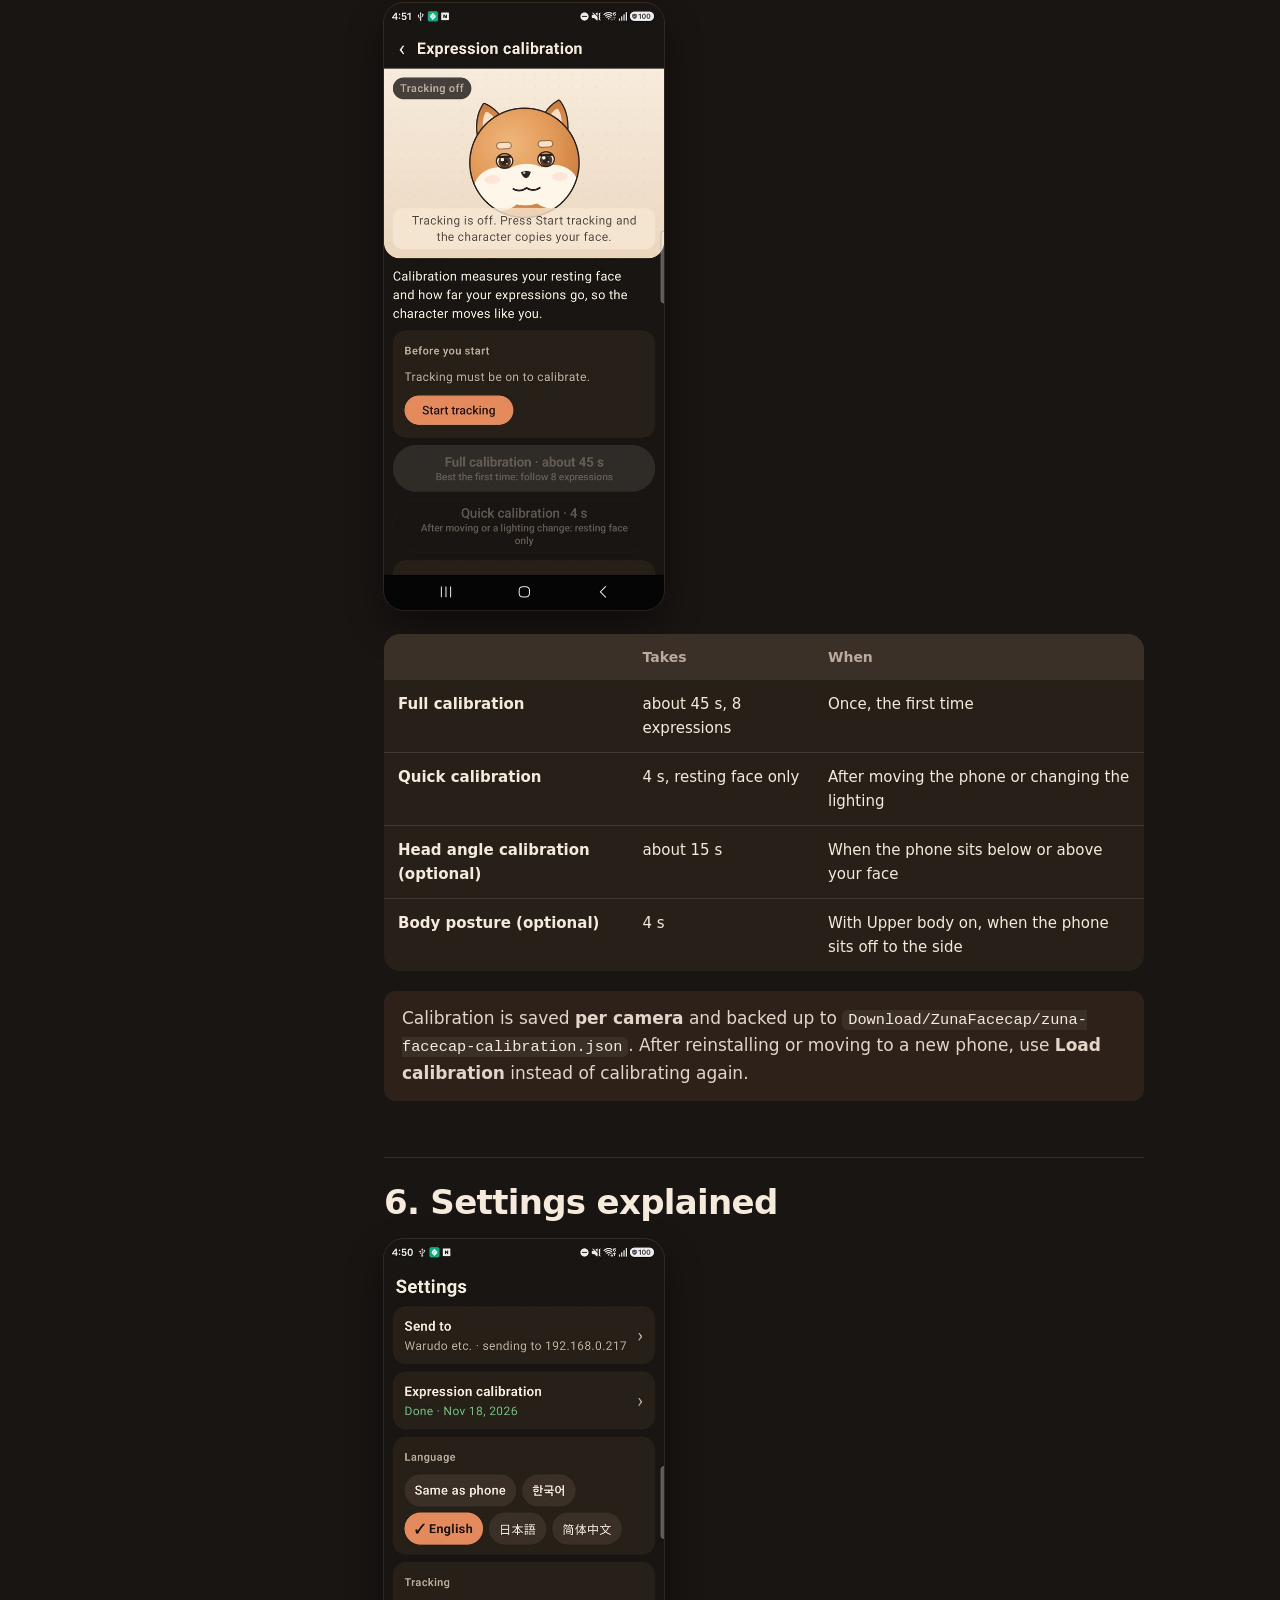
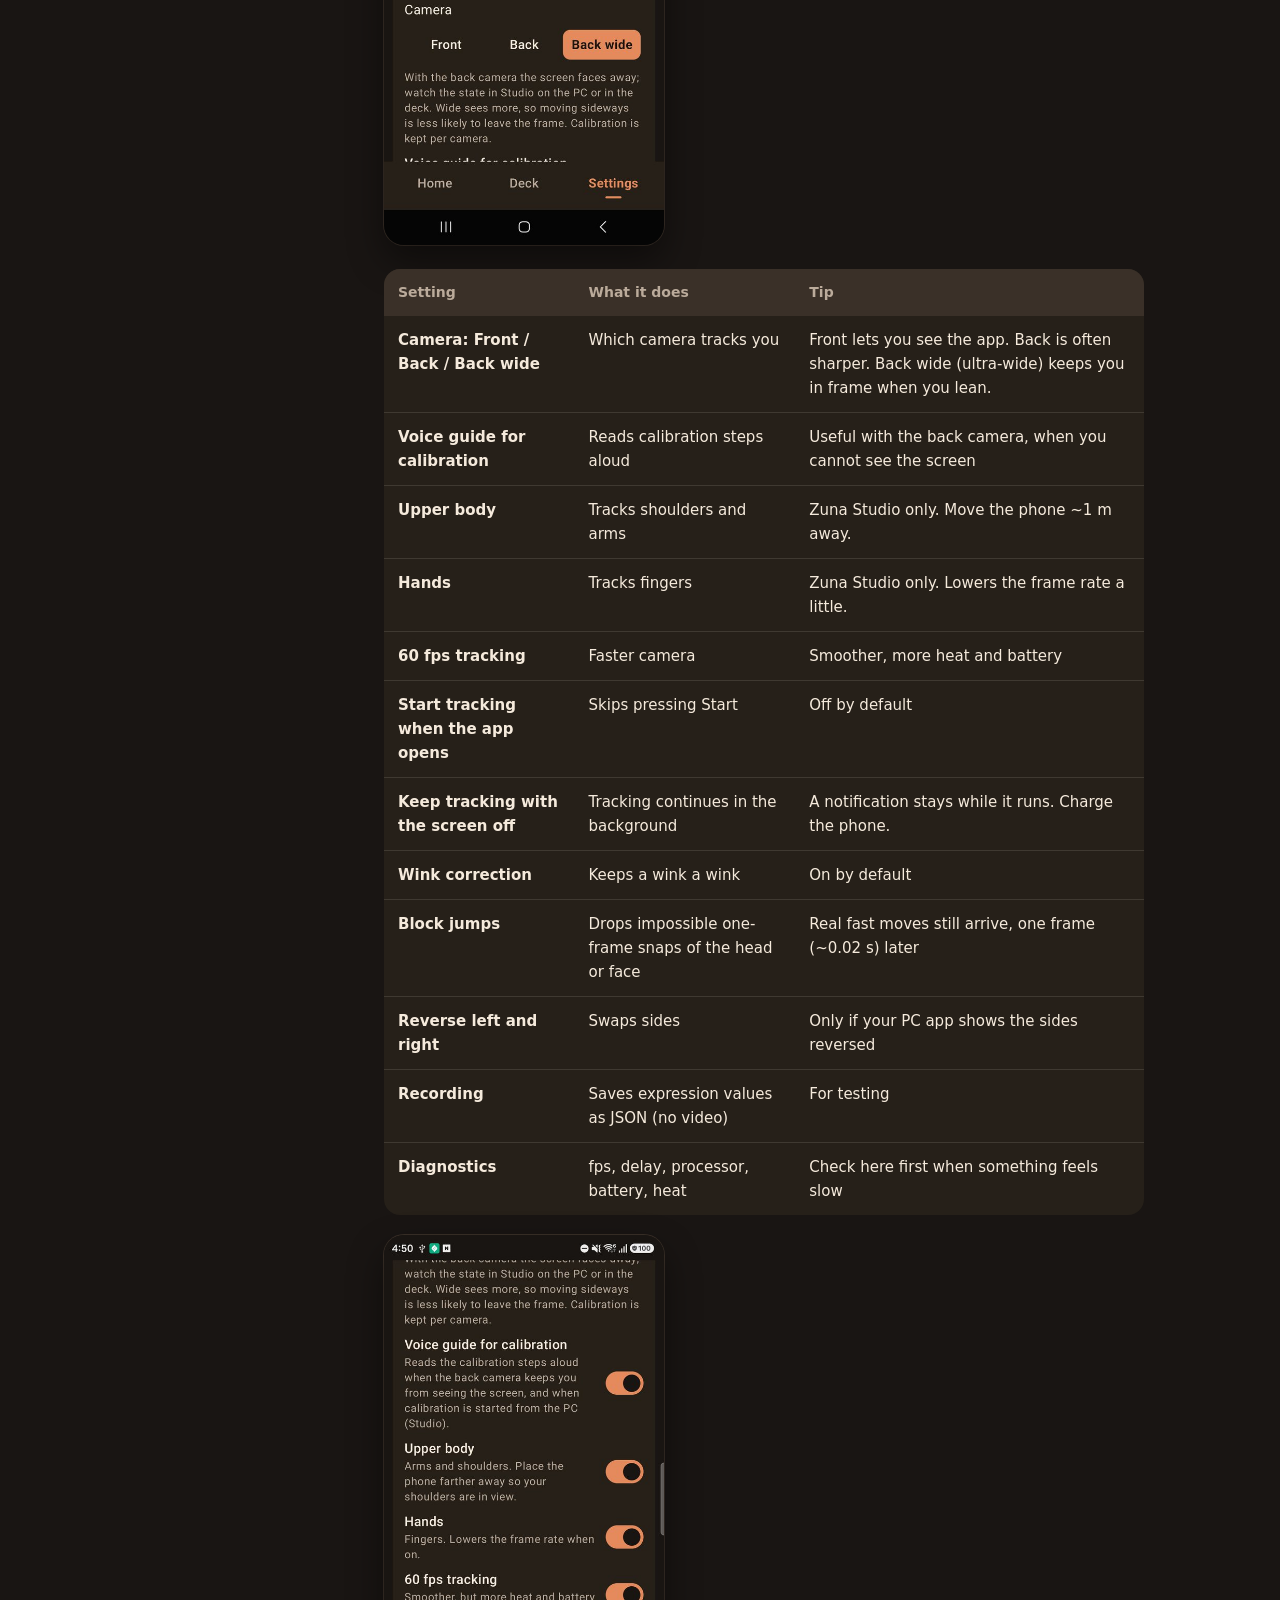
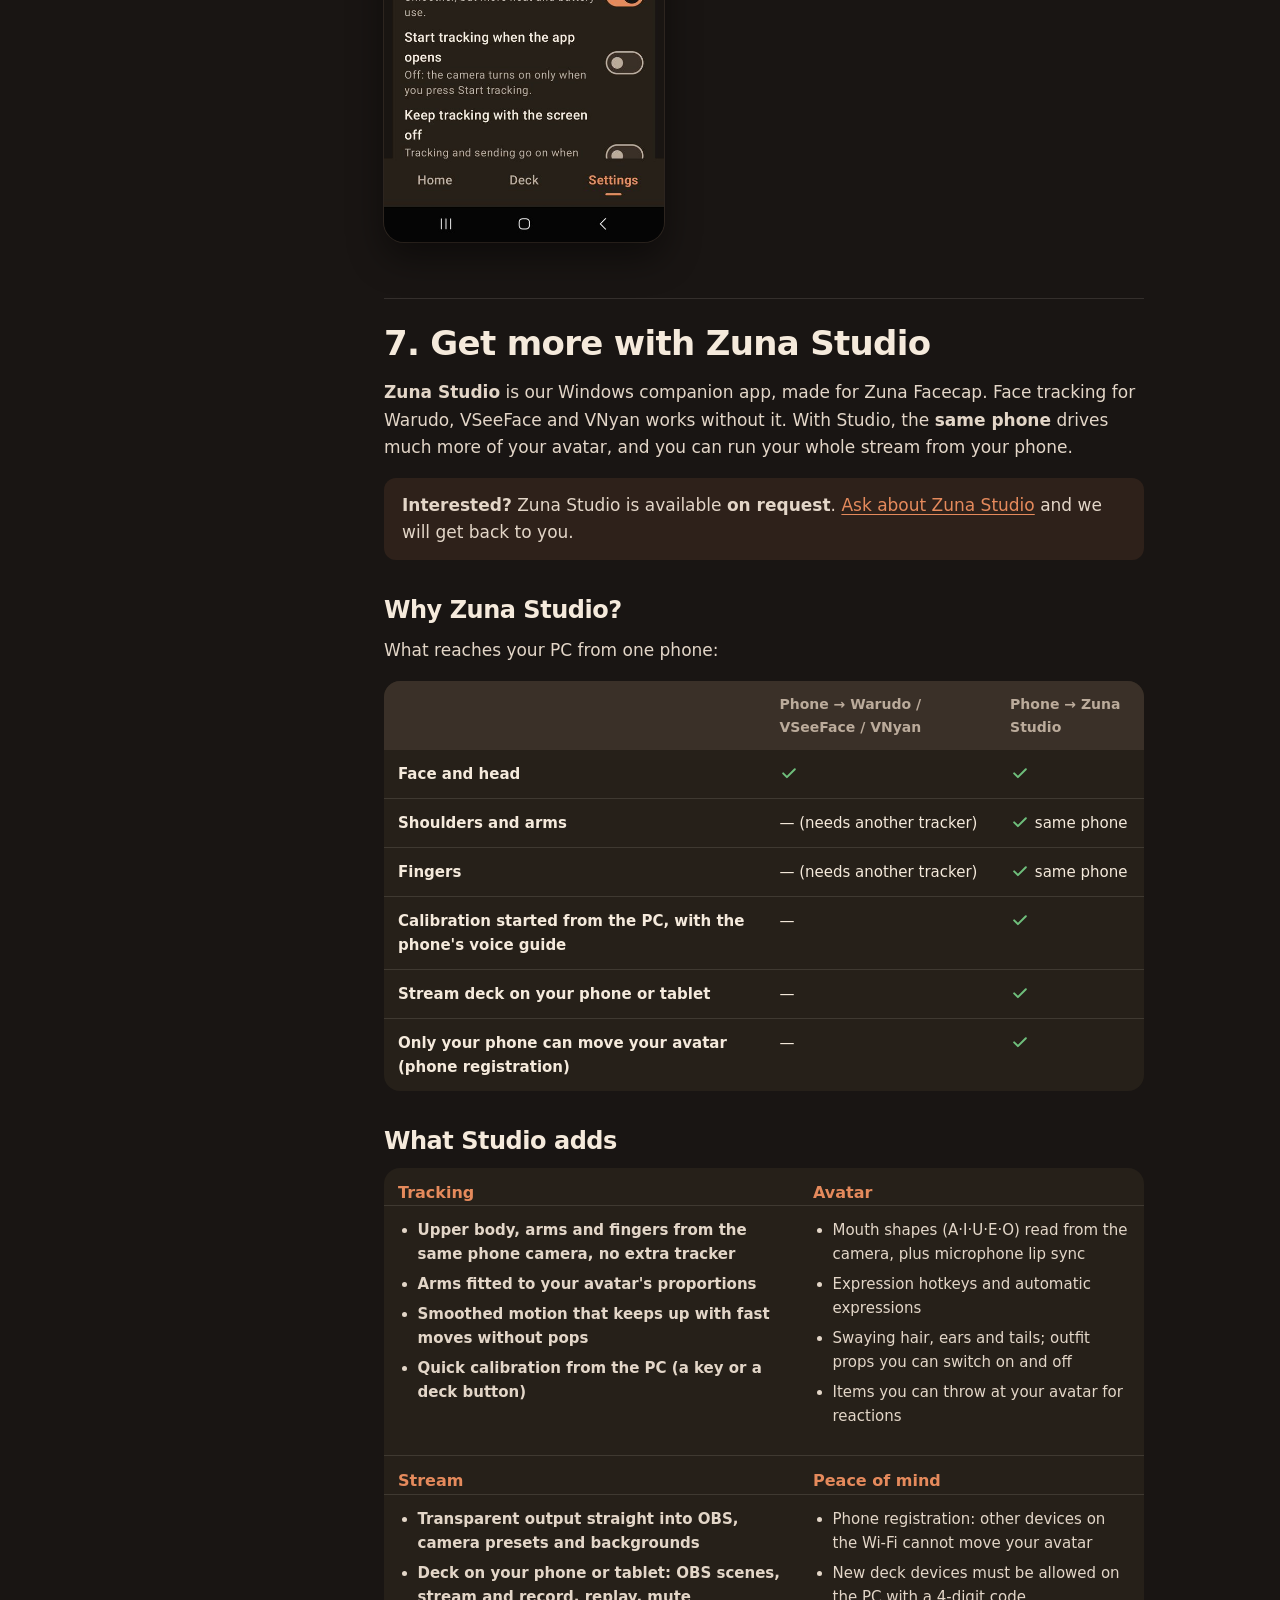
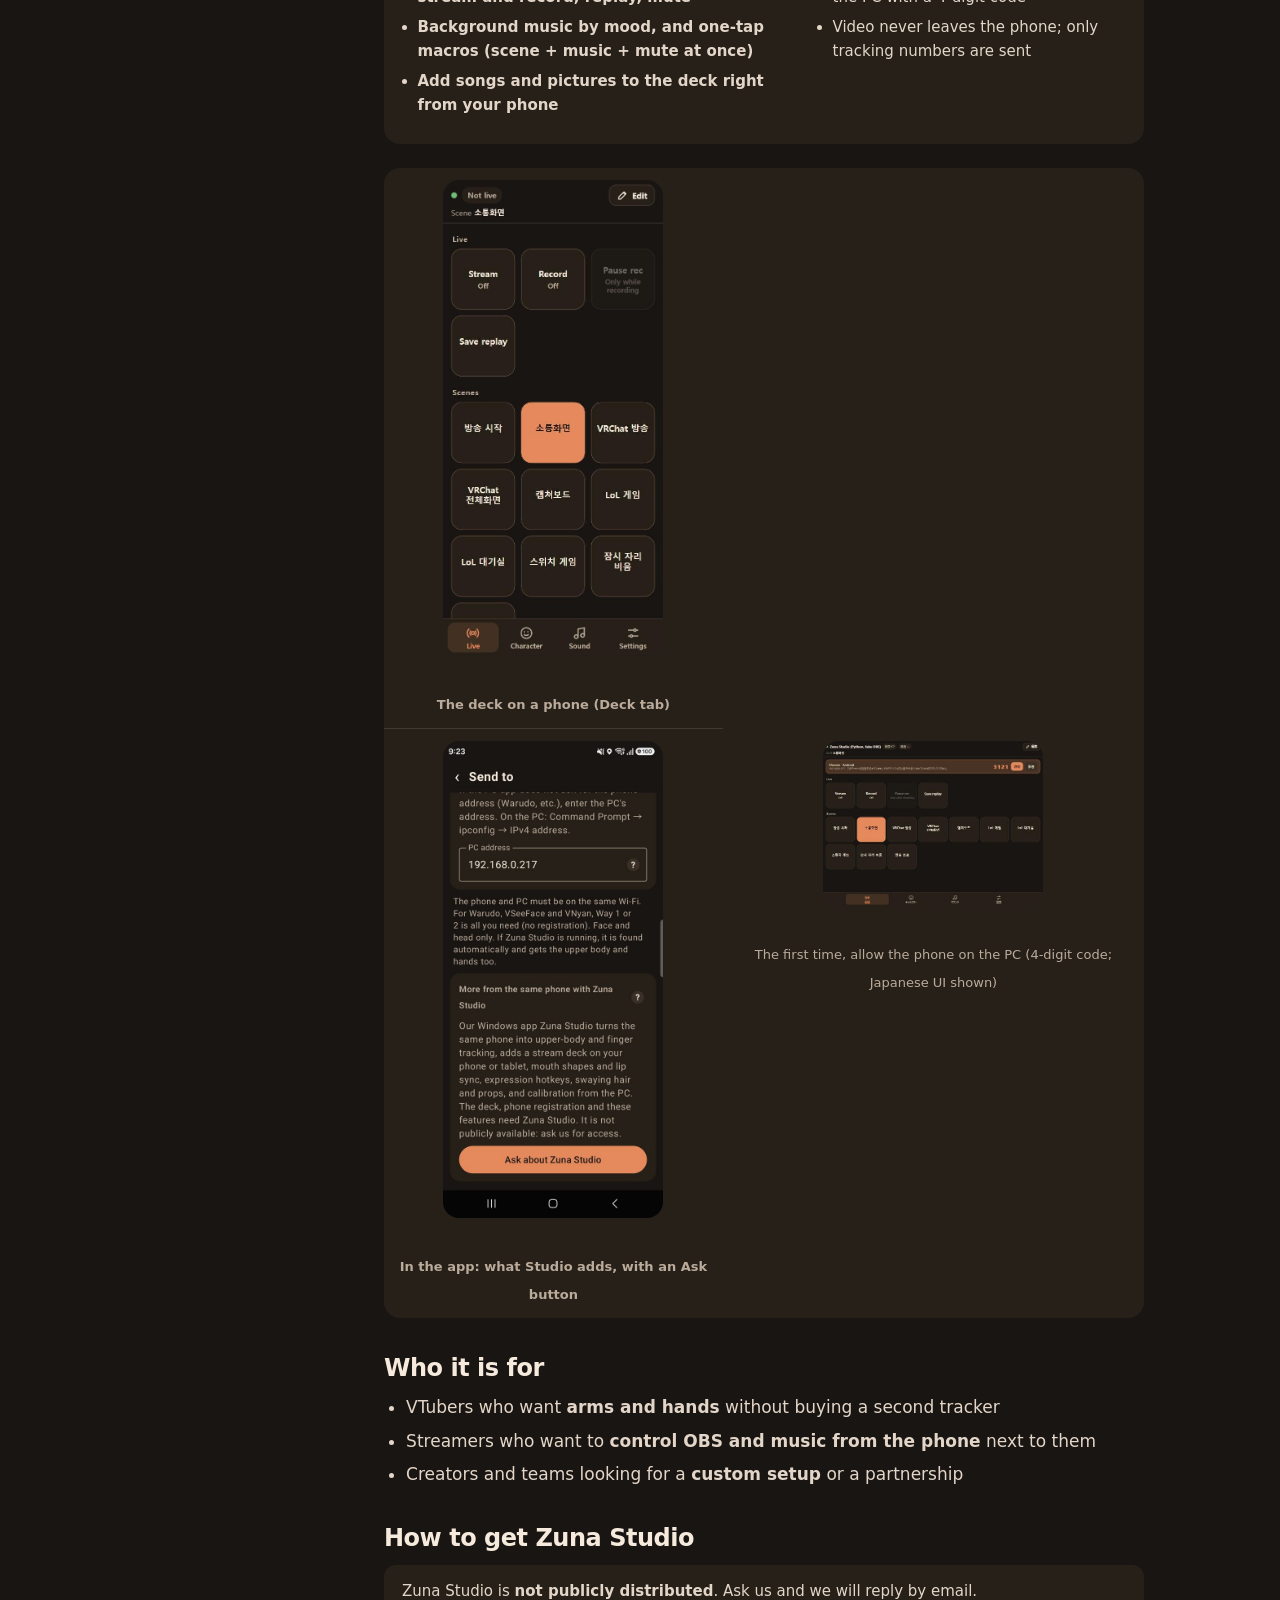
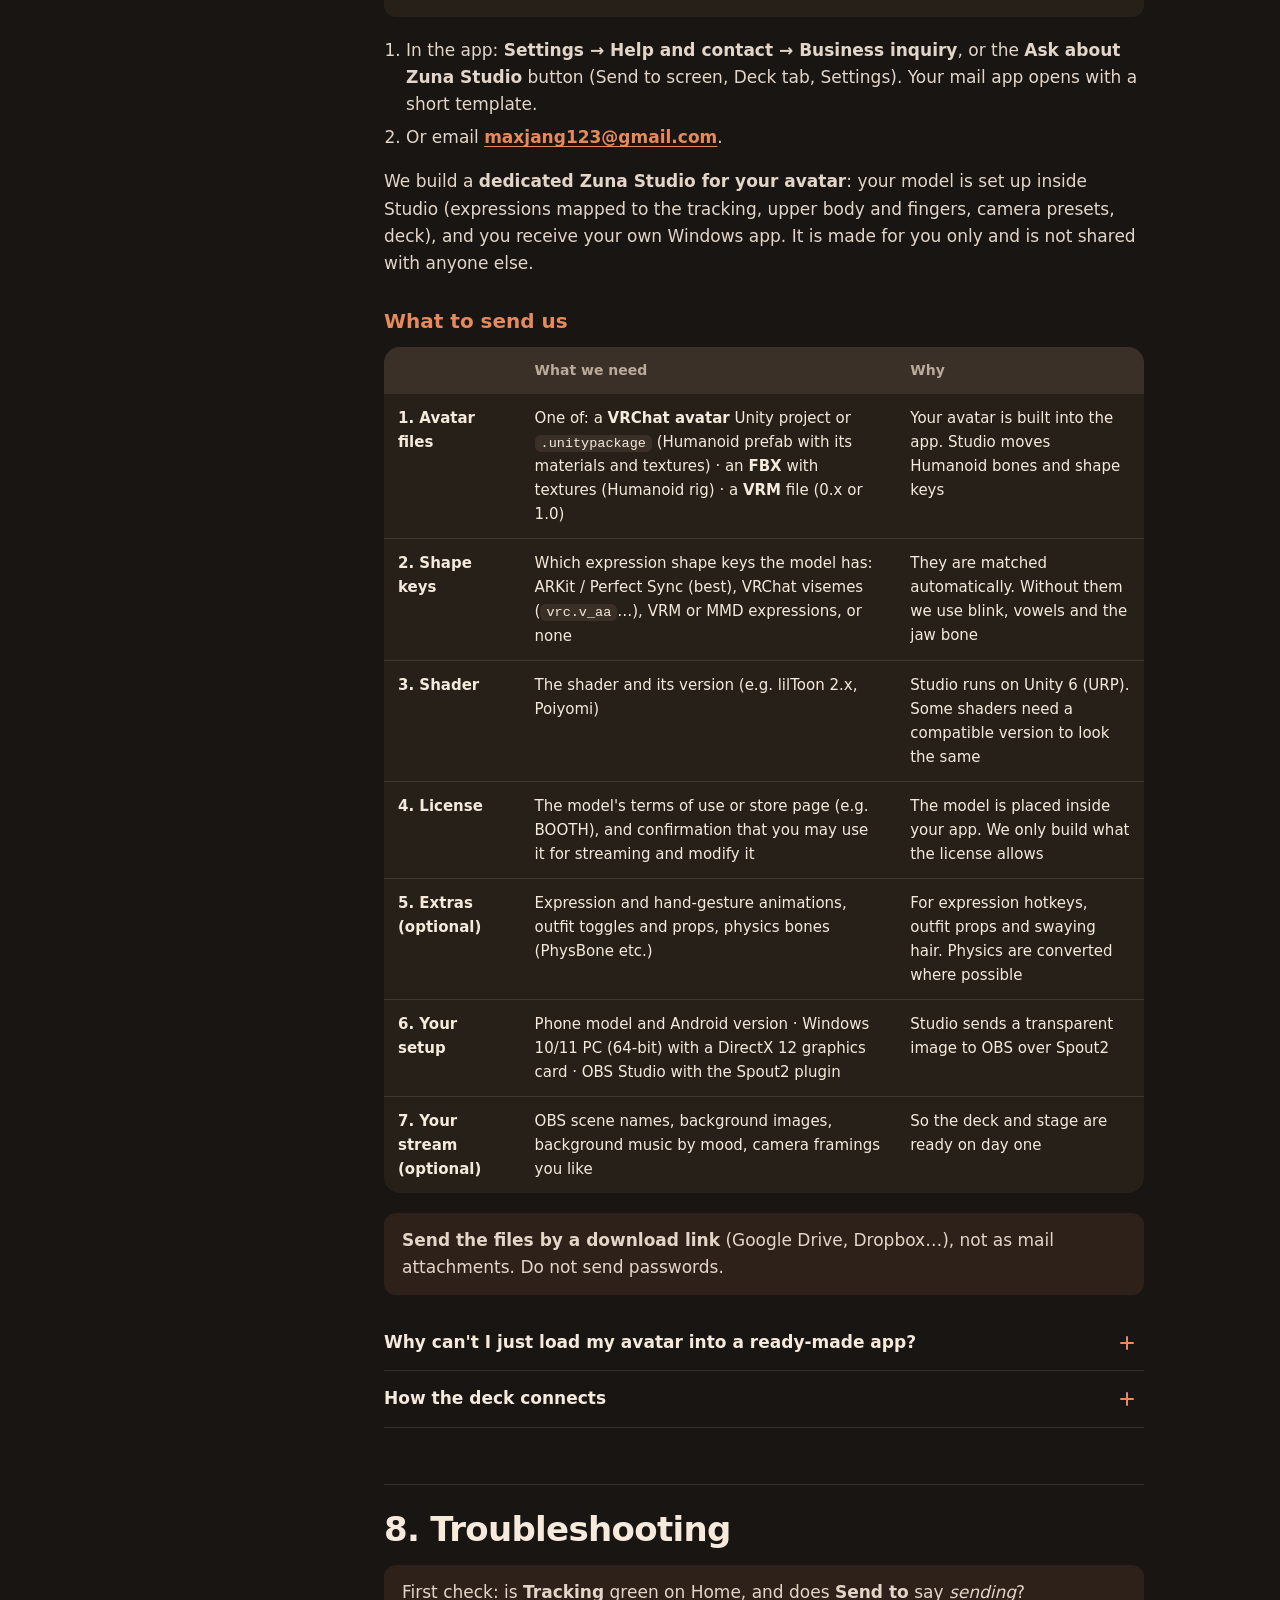
<file: guide/index.html>
<!doctype html>
<html lang="en">
<head>
  <meta charset="utf-8">
  <meta name="viewport" content="width=device-width, initial-scale=1">
  <title>Zuna Facecap user guide</title>
  <meta name="description" content="Turn your Android phone into a face tracker for Warudo, VSeeFace and VNyan.">
  <meta name="robots" content="index, follow, max-image-preview:large">
  <meta name="theme-color" content="#191513">
  <link rel="canonical" href="https://zunattang.github.io/zuna-facecap-releases/guide/">
  <link rel="alternate" hreflang="en" href="https://zunattang.github.io/zuna-facecap-releases/guide/">
  <link rel="alternate" hreflang="ko" href="https://zunattang.github.io/zuna-facecap-releases/ko/guide/">
  <link rel="alternate" hreflang="ja" href="https://zunattang.github.io/zuna-facecap-releases/ja/guide/">
  <link rel="alternate" hreflang="zh-CN" href="https://zunattang.github.io/zuna-facecap-releases/zh-CN/guide/">
  <link rel="alternate" hreflang="x-default" href="https://zunattang.github.io/zuna-facecap-releases/guide/">
  <meta property="og:type" content="article">
  <meta property="og:site_name" content="Zuna Facecap">
  <meta property="og:locale" content="en_US">
  <meta property="og:locale:alternate" content="ko_KR">
  <meta property="og:locale:alternate" content="ja_JP">
  <meta property="og:locale:alternate" content="zh_CN">
  <meta property="og:title" content="Zuna Facecap user guide">
  <meta property="og:description" content="Turn your Android phone into a face tracker for Warudo, VSeeFace and VNyan.">
  <meta property="og:url" content="https://zunattang.github.io/zuna-facecap-releases/guide/">
  <meta property="og:image" content="https://zunattang.github.io/zuna-facecap-releases/assets/og-en.png">
  <meta property="og:image:width" content="1200">
  <meta property="og:image:height" content="630">
  <meta property="og:image:alt" content="Your Android phone is a face tracker">
  <meta name="twitter:card" content="summary_large_image">
  <meta name="twitter:title" content="Zuna Facecap user guide">
  <meta name="twitter:description" content="Turn your Android phone into a face tracker for Warudo, VSeeFace and VNyan.">
  <meta name="twitter:image" content="https://zunattang.github.io/zuna-facecap-releases/assets/og-en.png">
  <link rel="icon" type="image/png" sizes="32x32" href="../assets/favicon-32.png">
  <link rel="apple-touch-icon" href="../assets/apple-touch-icon.png">
  <link rel="stylesheet" href="../assets/site.css">
  <script type="application/ld+json">{"@context":"https://schema.org","@type":"TechArticle","headline":"Zuna Facecap user guide","description":"Turn your Android phone into a face tracker for Warudo, VSeeFace and VNyan.","inLanguage":"en","url":"https://zunattang.github.io/zuna-facecap-releases/guide/","image":"https://zunattang.github.io/zuna-facecap-releases/assets/og-en.png","about":{"@id":"https://zunattang.github.io/zuna-facecap-releases/#app"},"articleSection":["1. Device requirements","2. Install","3. First run","4. Connect to Warudo, VSeeFace or VNyan","5. Calibrate","6. Settings explained","7. Get more with Zuna Studio","8. Troubleshooting","9. FAQ","10. Report a bug or contact us"],"publisher":{"@type":"Organization","name":"Zuna Facecap","url":"https://zunattang.github.io/zuna-facecap-releases/","email":"maxjang123@gmail.com"},"author":{"@type":"Organization","name":"Zuna Facecap","url":"https://zunattang.github.io/zuna-facecap-releases/","email":"maxjang123@gmail.com"}}</script>
  <script type="application/ld+json">{"@context":"https://schema.org","@type":"BreadcrumbList","itemListElement":[{"@type":"ListItem","position":1,"name":"Zuna Facecap","item":"https://zunattang.github.io/zuna-facecap-releases/"},{"@type":"ListItem","position":2,"name":"User guide","item":"https://zunattang.github.io/zuna-facecap-releases/guide/"}]}</script>
</head>
<body>
<a class="skip" href="#main">Skip to content</a>
<header class="top"><div class="wrap">
  <a class="brand" href="../"><img src="../assets/icon-64.png" alt="" width="32" height="32">Zuna Facecap</a>
  
  <div class="langs" aria-label="Language"><a href="../guide/" hreflang="en" lang="en" aria-current="page">EN</a><a href="../ko/guide/" hreflang="ko" lang="ko">한국어</a><a href="../ja/guide/" hreflang="ja" lang="ja">日本語</a><a href="../zh-CN/guide/" hreflang="zh-CN" lang="zh-CN">中文</a></div>
</div></header>
<main id="main" class="wrap guide">
  <div class="guide-head">
    <h1>Zuna Facecap user guide</h1>
    <p class="lead">Turn your Android phone into a face tracker for Warudo, VSeeFace and VNyan.</p>
  </div>
  <div class="guide-layout">
    <nav class="toc-side" aria-label="Contents"><p class="toc-title">Contents</p><ol><li><a href="#1-device-requirements">1. Device requirements</a></li><li><a href="#2-install">2. Install</a></li><li><a href="#3-first-run">3. First run</a></li><li><a href="#4-connect-to-warudo-vseeface-or-vnyan">4. Connect to Warudo, VSeeFace or VNyan</a></li><li><a href="#5-calibrate">5. Calibrate</a></li><li><a href="#6-settings-explained">6. Settings explained</a></li><li><a href="#7-get-more-with-zuna-studio">7. Get more with Zuna Studio</a></li><li><a href="#8-troubleshooting">8. Troubleshooting</a></li><li><a href="#9-faq">9. FAQ</a></li><li><a href="#10-report-a-bug-or-contact-us">10. Report a bug or contact us</a></li></ol></nav>
    <article class="guide-body">
      <details class="toc-mobile"><summary>Contents</summary><ol><li><a href="#1-device-requirements">1. Device requirements</a></li><li><a href="#2-install">2. Install</a></li><li><a href="#3-first-run">3. First run</a></li><li><a href="#4-connect-to-warudo-vseeface-or-vnyan">4. Connect to Warudo, VSeeFace or VNyan</a></li><li><a href="#5-calibrate">5. Calibrate</a></li><li><a href="#6-settings-explained">6. Settings explained</a></li><li><a href="#7-get-more-with-zuna-studio">7. Get more with Zuna Studio</a></li><li><a href="#8-troubleshooting">8. Troubleshooting</a></li><li><a href="#9-faq">9. FAQ</a></li><li><a href="#10-report-a-bug-or-contact-us">10. Report a bug or contact us</a></li></ol></details>
<p>Zuna Facecap reads your expressions and head movement with the phone camera and sends them over Wi-Fi to PC apps that support <b>iFacialMocap</b>, the protocol those apps use for iPhone face tracking. No iPhone needed.</p>
<div class="callout note"><p><b>Want arms, fingers and a stream deck from the same phone?</b> See <a href="#7-get-more-with-zuna-studio">Get more with Zuna Studio</a>, available on request.</p></div>
<div class="callout tip"><p><b>The short version:</b> install the app → allow the camera → put the phone on a stand about 40 cm from your face → in your PC app choose the <i>iFacialMocap</i> tracker and type the phone address shown in the app → press <b>Start tracking</b> → calibrate once.</p></div>
<div class="table-wrap"><table><tbody><tr><td><b>Works with</b></td><td>Warudo, VSeeFace, VNyan and other apps that accept an iFacialMocap / iPhone tracker. Apps that read the VMC protocol are also supported (advanced).</td></tr><tr><td><b>Sends</b></td><td>51 ARKit-style expression values + head rotation and position, UDP port <b>49983</b></td></tr><tr><td><b>Privacy</b></td><td>Video is analyzed on the phone only. It is never recorded or uploaded. Only tracking numbers go to your PC over your own Wi-Fi.</td></tr><tr><td><b>Languages</b></td><td>English, 한국어, 日本語, 简体中文 (Settings → Language)</td></tr><tr><td><b>Contact</b></td><td>maxjang123@gmail.com · Settings → Help and contact</td></tr></tbody></table></div>
<h2 id="1-device-requirements">1. Device requirements</h2>
<div class="table-wrap"><table><thead><tr><th scope="col"></th><th scope="col">Minimum</th><th scope="col">Recommended</th></tr></thead><tbody><tr><td><b>Android</b></td><td>Android 10 or newer</td><td>Android 13 or newer</td></tr><tr><td><b>Processor</b></td><td>64-bit (ARM64). 32-bit-only phones cannot install the app.</td><td>A phone from about <b>2021 or later</b> with a mid-range or better chip</td></tr><tr><td><b>Memory</b></td><td>4 GB RAM</td><td>6 GB RAM or more</td></tr><tr><td><b>Camera</b></td><td>Front or back camera</td><td>Front camera, or back wide (ultra-wide) for upper body</td></tr><tr><td><b>Network</b></td><td>Phone and PC on the same Wi-Fi / router</td><td>5 GHz Wi-Fi, PC on cable or 5 GHz</td></tr><tr><td><b>Extras</b></td><td>—</td><td>A phone stand or tripod, a charger for long streams</td></tr></tbody></table></div>
<div class="callout tip"><p>The app is developed and tested on a <b>Galaxy S24 Ultra (Android 16)</b>: about 40 fps face tracking at the 60 fps camera setting. Older or entry-level phones work but track at a lower frame rate. If tracking feels slow, turn off <b>Upper body</b>, <b>Hands</b> and <b>60 fps tracking</b>.</p></div>
<p>The app shows your phone&#x27;s Android version and memory under <b>Settings → Help and contact → Device requirements</b>, and warns you if memory is low.</p>
<details>
<summary>Why 64-bit only?</summary>
<p>The face, body and hand models run on Google MediaPipe. Shipping its native libraries for old 32-bit phones would make the app more than twice as large, and those phones are too slow for smooth tracking anyway.</p>
</details>
<h2 id="2-install">2. Install</h2>
<ol><li>Install <b>Zuna Facecap</b> (Google Play, or the APK you were given).</li><li>Open it. The first-run guide starts on its own.</li></ol>
<div class="callout warn"><p>If you install the APK directly, Android may ask you to allow installs from your browser or file manager. That is a one-time Android setting.</p></div>
<h2 id="3-first-run">3. First run</h2>
<p>A five-step guide opens the first time. You can <b>Skip</b> it, and open it again any time from <b>Settings → Help and contact → Show the getting-started guide again</b>.</p>
<div class="shot-grid"><figure class="shot"><figcaption>1. What the app does</figcaption><img src="../guide/images/tutorial-1.jpg" alt="What the app does" loading="lazy"></figure><figure class="shot"><figcaption>2. Camera access</figcaption><img src="../guide/images/tutorial-2.jpg" alt="Camera access" loading="lazy"></figure><figure class="shot"><figcaption>3. Place the phone</figcaption><img src="../guide/images/tutorial-3.jpg" alt="Place the phone" loading="lazy"></figure></div>
<div class="shot-grid"><figure class="shot"><figcaption>4. Connect your PC app</figcaption><img src="../guide/images/tutorial-4.jpg" alt="Connect your PC app" loading="lazy"></figure><figure class="shot"><figcaption>5. Start tracking</figcaption><img src="../guide/images/tutorial-5.jpg" alt="Start tracking" loading="lazy"></figure></div>
<h3 id="placing-the-phone">Placing the phone</h3>
<ul><li>Put it on a <b>stand or tripod</b> so it does not move.</li><li>About <b>30–50 cm</b> from your face, near eye level, facing you.</li><li>Light <b>in front</b> of you (a desk lamp or the monitor), not behind you.</li><li>For <b>upper body or hands</b>, move the phone back to about <b>1 m</b> so your shoulders fit in the frame.</li></ul>
<div class="callout tip"><p>The camera turns on only when you press <b>Start tracking</b>. Home shows a character that copies your face; switch to <b>My face</b> at the top right to see the camera with tracking points.</p></div>
<figure class="shot"><img src="../guide/images/home.jpg" alt="Home screen" loading="lazy"></figure>
<h2 id="4-connect-to-warudo-vseeface-or-vnyan">4. Connect to Warudo, VSeeFace or VNyan</h2>
<p>Keep the phone and the PC on the <b>same Wi-Fi</b>. Then on Home tap <b>Send to</b> and keep <b>PC apps (iFacialMocap)</b> selected (it is the default).</p>
<figure class="shot"><img src="../guide/images/connect.jpg" alt="Send to" loading="lazy"></figure>
<p>There are two ways to connect. <b>Use one of them, not both.</b></p>
<div class="table-wrap"><table><thead><tr><th scope="col"></th><th scope="col">Way 1 · type the phone address on the PC</th><th scope="col">Way 2 · type the PC address on the phone</th></tr></thead><tbody><tr><td><b>When</b></td><td>The PC app asks for the phone&#x27;s IP address (VSeeFace, VNyan, Warudo)</td><td>The PC app only listens and does not ask (some Warudo setups, other apps)</td></tr><tr><td><b>Where</b></td><td>In the PC app</td><td>In Zuna Facecap → Send to → <i>PC address</i></td></tr><tr><td><b>What to type</b></td><td>The big number under <b>This phone</b>, e.g. <code>192.168.0.178</code></td><td>The PC&#x27;s IPv4 address, e.g. <code>192.168.0.217</code></td></tr><tr><td><b>Port</b></td><td>49983 (fixed)</td><td>49983 (fixed)</td></tr></tbody></table></div>
<figure class="shot"><img src="../guide/images/connect-ways.jpg" alt="Way 1 and Way 2" loading="lazy"></figure>
<div class="callout tip"><p>Every item with a <b>?</b> opens a short explanation. Tap it whenever a setting is unclear.</p></div>
<figure class="shot"><img src="../guide/images/tooltip.jpg" alt="Help tip example" loading="lazy"></figure>
<h3 id="warudo">Warudo</h3>
<ol><li>In Warudo, open the <b>Setup</b> for your character and choose <b>iFacialMocap</b> as the face tracking source (the <i>iPhone / iFacialMocap</i> option).</li><li>Enter the phone address shown in Zuna Facecap (<b>Way 1</b>). If Warudo does not ask for an address, use <b>Way 2</b> and type the PC&#x27;s address into the app.</li><li>Press <b>Start tracking</b> on the phone.</li></ol>
<h3 id="vseeface">VSeeFace</h3>
<ol><li><b>General settings → iPhone/ARKit face tracking</b>: turn on <b>iFacialMocap</b> (<i>Receive tracking data from iFacialMocap</i>).</li><li>Type the phone address from Zuna Facecap into the IP field and connect.</li><li>Press <b>Start tracking</b> on the phone. In VSeeFace, set the webcam to <i>None</i> if you only want phone tracking.</li></ol>
<h3 id="vnyan">VNyan</h3>
<ol><li><b>Settings → Tracking → ARKit / iPhone tracking</b>: choose <b>iFacialMocap</b>.</li><li>Enter the phone address from Zuna Facecap and start receiving.</li><li>Press <b>Start tracking</b> on the phone.</li></ol>
<div class="callout warn"><p>Menu names change between versions of these apps. Look for “iFacialMocap” or “iPhone tracking”; the steps are the same.</p></div>
<details>
<summary>How do I find my PC's address (for Way 2)?</summary>
<ol><li>Press <b>Win + R</b>, type <code>cmd</code>, press <b>Enter</b>.</li><li>Type <code>ipconfig</code> and press <b>Enter</b>.</li><li>Under the adapter you use (Wi-Fi or Ethernet), copy <b>IPv4 Address</b>, for example <code>192.168.0.217</code>.</li></ol>
<p>This is your home-network address, not your internet address.</p>
</details>
<details>
<summary>Other VMC app (advanced)</summary>
<p>Some programs read the <b>VMC protocol</b> instead of iFacialMocap. Choose <b>Other VMC app</b> under <i>Send to</i>, type the receiving PC&#x27;s address and port (often <code>39539</code>), and turn on <b>Capitalized names</b> if the app expects Perfect Sync names such as <code>EyeBlinkLeft</code>. Only the face and head are sent this way.</p>
</details>
<h2 id="5-calibrate">5. Calibrate</h2>
<p>Everyone&#x27;s resting face is different, and trackers rarely read exactly 0 at rest or 100 at full. <b>Expression calibration</b> measures your resting face and how far each expression goes, so your avatar&#x27;s mouth closes when yours does and smiles all the way.</p>
<figure class="shot"><img src="../guide/images/calibrate.jpg" alt="Expression calibration" loading="lazy"></figure>
<div class="table-wrap"><table><thead><tr><th scope="col"></th><th scope="col">Takes</th><th scope="col">When</th></tr></thead><tbody><tr><td><b>Full calibration</b></td><td>about 45 s, 8 expressions</td><td>Once, the first time</td></tr><tr><td><b>Quick calibration</b></td><td>4 s, resting face only</td><td>After moving the phone or changing the lighting</td></tr><tr><td><b>Head angle calibration</b> (optional)</td><td>about 15 s</td><td>When the phone sits below or above your face</td></tr><tr><td><b>Body posture</b> (optional)</td><td>4 s</td><td>With Upper body on, when the phone sits off to the side</td></tr></tbody></table></div>
<div class="callout tip"><p>Calibration is saved <b>per camera</b> and backed up to <code>Download/ZunaFacecap/zuna-facecap-calibration.json</code>. After reinstalling or moving to a new phone, use <b>Load calibration</b> instead of calibrating again.</p></div>
<h2 id="6-settings-explained">6. Settings explained</h2>
<figure class="shot"><img src="../guide/images/settings.jpg" alt="Settings" loading="lazy"></figure>
<div class="table-wrap"><table><thead><tr><th scope="col">Setting</th><th scope="col">What it does</th><th scope="col">Tip</th></tr></thead><tbody><tr><td><b>Camera: Front / Back / Back wide</b></td><td>Which camera tracks you</td><td>Front lets you see the app. Back is often sharper. Back wide (ultra-wide) keeps you in frame when you lean.</td></tr><tr><td><b>Voice guide for calibration</b></td><td>Reads calibration steps aloud</td><td>Useful with the back camera, when you cannot see the screen</td></tr><tr><td><b>Upper body</b></td><td>Tracks shoulders and arms</td><td>Zuna Studio only. Move the phone ~1 m away.</td></tr><tr><td><b>Hands</b></td><td>Tracks fingers</td><td>Zuna Studio only. Lowers the frame rate a little.</td></tr><tr><td><b>60 fps tracking</b></td><td>Faster camera</td><td>Smoother, more heat and battery</td></tr><tr><td><b>Start tracking when the app opens</b></td><td>Skips pressing Start</td><td>Off by default</td></tr><tr><td><b>Keep tracking with the screen off</b></td><td>Tracking continues in the background</td><td>A notification stays while it runs. Charge the phone.</td></tr><tr><td><b>Wink correction</b></td><td>Keeps a wink a wink</td><td>On by default</td></tr><tr><td><b>Block jumps</b></td><td>Drops impossible one-frame snaps of the head or face</td><td>Real fast moves still arrive, one frame (~0.02 s) later</td></tr><tr><td><b>Reverse left and right</b></td><td>Swaps sides</td><td>Only if your PC app shows the sides reversed</td></tr><tr><td><b>Recording</b></td><td>Saves expression values as JSON (no video)</td><td>For testing</td></tr><tr><td><b>Diagnostics</b></td><td>fps, delay, processor, battery, heat</td><td>Check here first when something feels slow</td></tr></tbody></table></div>
<figure class="shot"><img src="../guide/images/settings-tracking.jpg" alt="Tracking settings" loading="lazy"></figure>
<h2 id="7-get-more-with-zuna-studio">7. Get more with Zuna Studio</h2>
<p><b>Zuna Studio</b> is our Windows companion app, made for Zuna Facecap. Face tracking for Warudo, VSeeFace and VNyan works without it. With Studio, the <b>same phone</b> drives much more of your avatar, and you can run your whole stream from your phone.</p>
<div class="callout tip"><p><b>Interested?</b> Zuna Studio is available <b>on request</b>. <a href="#how-to-get-zuna-studio">Ask about Zuna Studio</a> and we will get back to you.</p></div>
<h3 id="why-zuna-studio">Why Zuna Studio?</h3>
<p>What reaches your PC from one phone:</p>
<div class="table-wrap"><table><thead><tr><th scope="col"></th><th scope="col">Phone → Warudo / VSeeFace / VNyan</th><th scope="col">Phone → <b>Zuna Studio</b></th></tr></thead><tbody><tr><td>Face and head</td><td><span class="yes"><svg viewBox="0 0 24 24" fill="none" stroke="currentColor" stroke-width="1.8" stroke-linecap="round" stroke-linejoin="round" aria-hidden="true"><path d="M5 12.5l4.5 4.5L19 7.5"/></svg><span class="sr">✓</span></span></td><td><span class="yes"><svg viewBox="0 0 24 24" fill="none" stroke="currentColor" stroke-width="1.8" stroke-linecap="round" stroke-linejoin="round" aria-hidden="true"><path d="M5 12.5l4.5 4.5L19 7.5"/></svg><span class="sr">✓</span></span></td></tr><tr><td>Shoulders and arms</td><td>— (needs another tracker)</td><td><span class="yes"><svg viewBox="0 0 24 24" fill="none" stroke="currentColor" stroke-width="1.8" stroke-linecap="round" stroke-linejoin="round" aria-hidden="true"><path d="M5 12.5l4.5 4.5L19 7.5"/></svg><span class="sr">✓</span></span> same phone</td></tr><tr><td>Fingers</td><td>— (needs another tracker)</td><td><span class="yes"><svg viewBox="0 0 24 24" fill="none" stroke="currentColor" stroke-width="1.8" stroke-linecap="round" stroke-linejoin="round" aria-hidden="true"><path d="M5 12.5l4.5 4.5L19 7.5"/></svg><span class="sr">✓</span></span> same phone</td></tr><tr><td>Calibration started from the PC, with the phone&#x27;s voice guide</td><td>—</td><td><span class="yes"><svg viewBox="0 0 24 24" fill="none" stroke="currentColor" stroke-width="1.8" stroke-linecap="round" stroke-linejoin="round" aria-hidden="true"><path d="M5 12.5l4.5 4.5L19 7.5"/></svg><span class="sr">✓</span></span></td></tr><tr><td>Stream deck on your phone or tablet</td><td>—</td><td><span class="yes"><svg viewBox="0 0 24 24" fill="none" stroke="currentColor" stroke-width="1.8" stroke-linecap="round" stroke-linejoin="round" aria-hidden="true"><path d="M5 12.5l4.5 4.5L19 7.5"/></svg><span class="sr">✓</span></span></td></tr><tr><td>Only your phone can move your avatar (phone registration)</td><td>—</td><td><span class="yes"><svg viewBox="0 0 24 24" fill="none" stroke="currentColor" stroke-width="1.8" stroke-linecap="round" stroke-linejoin="round" aria-hidden="true"><path d="M5 12.5l4.5 4.5L19 7.5"/></svg><span class="sr">✓</span></span></td></tr></tbody></table></div>
<h3 id="what-studio-adds">What Studio adds</h3>
<table>
<tr><th> Tracking</th><th> Avatar</th></tr>
<tr><td>
<ul><li>Upper body, arms and fingers from the same phone camera, no extra tracker</li><li>Arms fitted to your avatar&#x27;s proportions</li><li>Smoothed motion that keeps up with fast moves without pops</li><li>Quick calibration from the PC (a key or a deck button)</li></ul>
</td><td>
<ul><li>Mouth shapes (A·I·U·E·O) read from the camera, plus microphone lip sync</li><li>Expression hotkeys and automatic expressions</li><li>Swaying hair, ears and tails; outfit props you can switch on and off</li><li>Items you can throw at your avatar for reactions</li></ul>
</td></tr>
<tr><th> Stream</th><th> Peace of mind</th></tr>
<tr><td>
<ul><li>Transparent output straight into OBS, camera presets and backgrounds</li><li><b>Deck</b> on your phone or tablet: OBS scenes, stream and record, replay, mute</li><li>Background music by mood, and one-tap macros (scene + music + mute at once)</li><li>Add songs and pictures to the deck right from your phone</li></ul>
</td><td>
<ul><li>Phone registration: other devices on the Wi-Fi cannot move your avatar</li><li>New deck devices must be allowed on the PC with a 4-digit code</li><li>Video never leaves the phone; only tracking numbers are sent</li></ul>
</td></tr>
</table>
<table>
<tr>
<td align="center"><img src="../guide/images/deck.jpg" alt="Deck on the phone"><br><sub>The deck on a phone (Deck tab)</sub></td>
</tr>
<tr>
<td align="center"><img src="../guide/images/studio-note.jpg" alt="Zuna Studio note in the app"><br><sub>In the app: what Studio adds, with an Ask button</sub></td>
<td align="center"><img src="../guide/images/deck-allow-on-pc.jpg" alt="Allowing a device on the PC"><br><sub>The first time, allow the phone on the PC (4-digit code; Japanese UI shown)</sub></td>
</tr>
</table>
<h3 id="who-it-is-for">Who it is for</h3>
<ul><li>VTubers who want <b>arms and hands</b> without buying a second tracker</li><li>Streamers who want to <b>control OBS and music from the phone</b> next to them</li><li>Creators and teams looking for a <b>custom setup</b> or a partnership</li></ul>
<h3 id="how-to-get-zuna-studio">How to get Zuna Studio</h3>
<div class="callout note"><p>Zuna Studio is <b>not publicly distributed</b>. Ask us and we will reply by email.</p></div>
<ol><li>In the app: <b>Settings → Help and contact → Business inquiry</b>, or the <b>Ask about Zuna Studio</b> button (Send to screen, Deck tab, Settings). Your mail app opens with a short template.</li><li>Or email <b><a href="mailto:maxjang123@gmail.com?subject=%5BZuna%20Facecap%5D%20Zuna%20Studio%20access">maxjang123@gmail.com</a></b>.</li></ol>
<p>We build a <b>dedicated Zuna Studio for your avatar</b>: your model is set up inside Studio (expressions mapped to the tracking, upper body and fingers, camera presets, deck), and you receive your own Windows app. It is made for you only and is not shared with anyone else.</p>
<h4 id="what-to-send-us">What to send us</h4>
<div class="table-wrap"><table><thead><tr><th scope="col"></th><th scope="col">What we need</th><th scope="col">Why</th></tr></thead><tbody><tr><td><b>1. Avatar files</b></td><td>One of: a <b>VRChat avatar</b> Unity project or <code>.unitypackage</code> (Humanoid prefab with its materials and textures) · an <b>FBX</b> with textures (Humanoid rig) · a <b>VRM</b> file (0.x or 1.0)</td><td>Your avatar is built into the app. Studio moves Humanoid bones and shape keys</td></tr><tr><td><b>2. Shape keys</b></td><td>Which expression shape keys the model has: ARKit / Perfect Sync (best), VRChat visemes (<code>vrc.v_aa</code>…), VRM or MMD expressions, or none</td><td>They are matched automatically. Without them we use blink, vowels and the jaw bone</td></tr><tr><td><b>3. Shader</b></td><td>The shader and its version (e.g. lilToon 2.x, Poiyomi)</td><td>Studio runs on Unity 6 (URP). Some shaders need a compatible version to look the same</td></tr><tr><td><b>4. License</b></td><td>The model&#x27;s terms of use or store page (e.g. BOOTH), and confirmation that you may use it for streaming and modify it</td><td>The model is placed inside your app. We only build what the license allows</td></tr><tr><td><b>5. Extras</b> (optional)</td><td>Expression and hand-gesture animations, outfit toggles and props, physics bones (PhysBone etc.)</td><td>For expression hotkeys, outfit props and swaying hair. Physics are converted where possible</td></tr><tr><td><b>6. Your setup</b></td><td>Phone model and Android version · Windows 10/11 PC (64-bit) with a DirectX 12 graphics card · OBS Studio with the Spout2 plugin</td><td>Studio sends a transparent image to OBS over Spout2</td></tr><tr><td><b>7. Your stream</b> (optional)</td><td>OBS scene names, background images, background music by mood, camera framings you like</td><td>So the deck and stage are ready on day one</td></tr></tbody></table></div>
<div class="callout tip"><p><b>Send the files by a download link</b> (Google Drive, Dropbox…), not as mail attachments. Do not send passwords.</p></div>
<details>
<summary>Why can't I just load my avatar into a ready-made app?</summary>
<p>FBX and VRChat avatars are converted by the Unity editor (materials, shaders, Humanoid setup); a finished Windows app cannot do that on its own. So we prepare your avatar in Unity and build Studio with it. A version that loads VRM files by itself is planned, but not available yet.</p>
</details>
<details>
<summary>How the deck connects</summary>
<ol><li>On the PC, start Zuna Deck or Zuna Studio.</li><li>Keep the phone and the PC on the same Wi-Fi.</li><li>If Windows Firewall asks, allow <b>Private networks</b>.</li><li>The first time, the PC shows a 4-digit number. Allow it there if it matches the phone.</li></ol>
<p>A tablet or a second phone can open the same deck in a browser.</p>
</details>
<h2 id="8-troubleshooting">8. Troubleshooting</h2>
<div class="callout tip"><p>First check: is <b>Tracking</b> green on Home, and does <b>Send to</b> say <i>sending</i>?</p></div>
<details>
<summary>The avatar does not move at all</summary>
<ul><li>Phone and PC on the <b>same Wi-Fi</b>? Guest networks and some mesh routers block devices from seeing each other.</li><li>Did you press <b>Start tracking</b> on the phone?</li><li><b>Way 1:</b> is the number in the PC app exactly the one under <i>This phone</i>? It can change when the phone reconnects to Wi-Fi.</li><li><b>Way 2:</b> is the PC address correct (<code>ipconfig</code> → IPv4)?</li><li><b>Windows Firewall:</b> the PC app must be allowed on <b>Private networks</b>. Make sure your Wi-Fi is set as a <i>Private</i> network in Windows.</li><li><b>VPN</b> on the phone or PC? Turn it off and try again.</li><li><b>Android 17:</b> allow <b>Nearby devices</b> when the app asks (Settings → Apps → Zuna Facecap → Permissions).</li></ul>
</details>
<details>
<summary>“No face” or the face keeps getting lost</summary>
<ul><li>Add light in front of you. A dark room is the most common cause.</li><li>Keep the phone 30–50 cm away and facing you.</li><li>Try the other camera (Settings → Camera).</li></ul>
</details>
<details>
<summary>The mouth stays slightly open or expressions are weak</summary>
<p>Run <b>Full calibration</b>. If you moved the phone or the lighting changed, run <b>Quick calibration</b>. If the phone is below your face, also try <b>Head angle calibration</b>.</p>
</details>
<details>
<summary>Left and right are swapped</summary>
<p>Turn on <b>Settings → Expression details → Reverse left and right</b>. Normally <i>Left</i> means your own left.</p>
</details>
<details>
<summary>Tracking is slow or the phone gets hot</summary>
<ul><li>Turn off <b>Upper body</b>, <b>Hands</b> and <b>60 fps tracking</b>.</li><li>Remove a thick case and keep the phone out of direct sun.</li><li>Check <b>Settings → Diagnostics</b> for <i>Runs on</i> (GPU is usually faster) and <i>Heat</i>.</li></ul>
</details>
<details>
<summary>Tracking stops when I switch apps or the screen turns off</summary>
<p>Turn on <b>Settings → Keep tracking with the screen off</b>. Also exclude Zuna Facecap from battery optimization if your phone kills background apps.</p>
</details>
<h2 id="9-faq">9. FAQ</h2>
<details>
<summary>Do I need an iPhone or the iFacialMocap app?</summary>
<p>No. Zuna Facecap speaks the same protocol on Android, so PC apps think it is iFacialMocap.</p>
</details>
<details>
<summary>Is my camera video sent anywhere?</summary>
<p>No. Video is analyzed on the phone only and never recorded or uploaded. Only tracking numbers are sent, and only to the PC you connect to.</p>
</details>
<details>
<summary>Does it need the internet?</summary>
<p>No. Tracking works over your local Wi-Fi. The internet is used only to check for app updates.</p>
</details>
<details>
<summary>Does it track my body and hands in Warudo / VSeeFace / VNyan?</summary>
<p>These apps receive the <b>face and head</b> over iFacialMocap. For upper body and fingers from the same phone, use <a href="#7-get-more-with-zuna-studio">Zuna Studio</a>.</p>
</details>
<details>
<summary>Can I use the back camera?</summary>
<p>Yes: Settings → Camera → Back or Back wide. Turn on the voice guide so you can calibrate without seeing the screen.</p>
</details>
<details>
<summary>Do I need Zuna Studio?</summary>
<p>Not for Warudo, VSeeFace or VNyan. Studio gets more out of the same phone: upper body and fingers, a stream deck, mouth shapes and lip sync, props, and calibration from the PC. It is available on request: see <a href="#how-to-get-zuna-studio">How to get Zuna Studio</a>.</p>
</details>
<h2 id="10-report-a-bug-or-contact-us">10. Report a bug or contact us</h2>
<p><b>Settings → Help and contact</b> has two buttons:</p>
<div class="table-wrap"><table><thead><tr><th scope="col">Button</th><th scope="col">Opens</th><th scope="col">What is filled in</th></tr></thead><tbody><tr><td><b>Report a bug</b></td><td>Your mail app</td><td>Subject with app version and phone model; body with device, Android version, app version (versionCode) and language. You only write what happened.</td></tr><tr><td><b>Business inquiry</b></td><td>Your mail app</td><td>Subject and a short template for Zuna Studio access, partnerships and collaborations</td></tr></tbody></table></div>
<p>If no mail app is installed, the app shows the address with a <b>Copy address</b> button.</p>
<figure class="shot"><img src="../guide/images/help.jpg" alt="Help and contact" loading="lazy"></figure>
<p><b>maxjang123@gmail.com</b></p>
    </article>
  </div>
</main>
<footer><div class="wrap">
  <div class="links">
    <a href="../guide/">User guide</a>
    <a href="../privacy/">Privacy policy</a>
    <a href="mailto:maxjang123@gmail.com">Contact: maxjang123@gmail.com</a>
  </div>
  <p class="tm">Warudo, VSeeFace, VNyan, iFacialMocap, VRChat and OBS are trademarks of their respective owners. Zuna Facecap is not affiliated with or endorsed by them.</p>
  <p class="tm">© 2026 Zuna Facecap</p>
</div></footer>
</body>
</html>
</file>
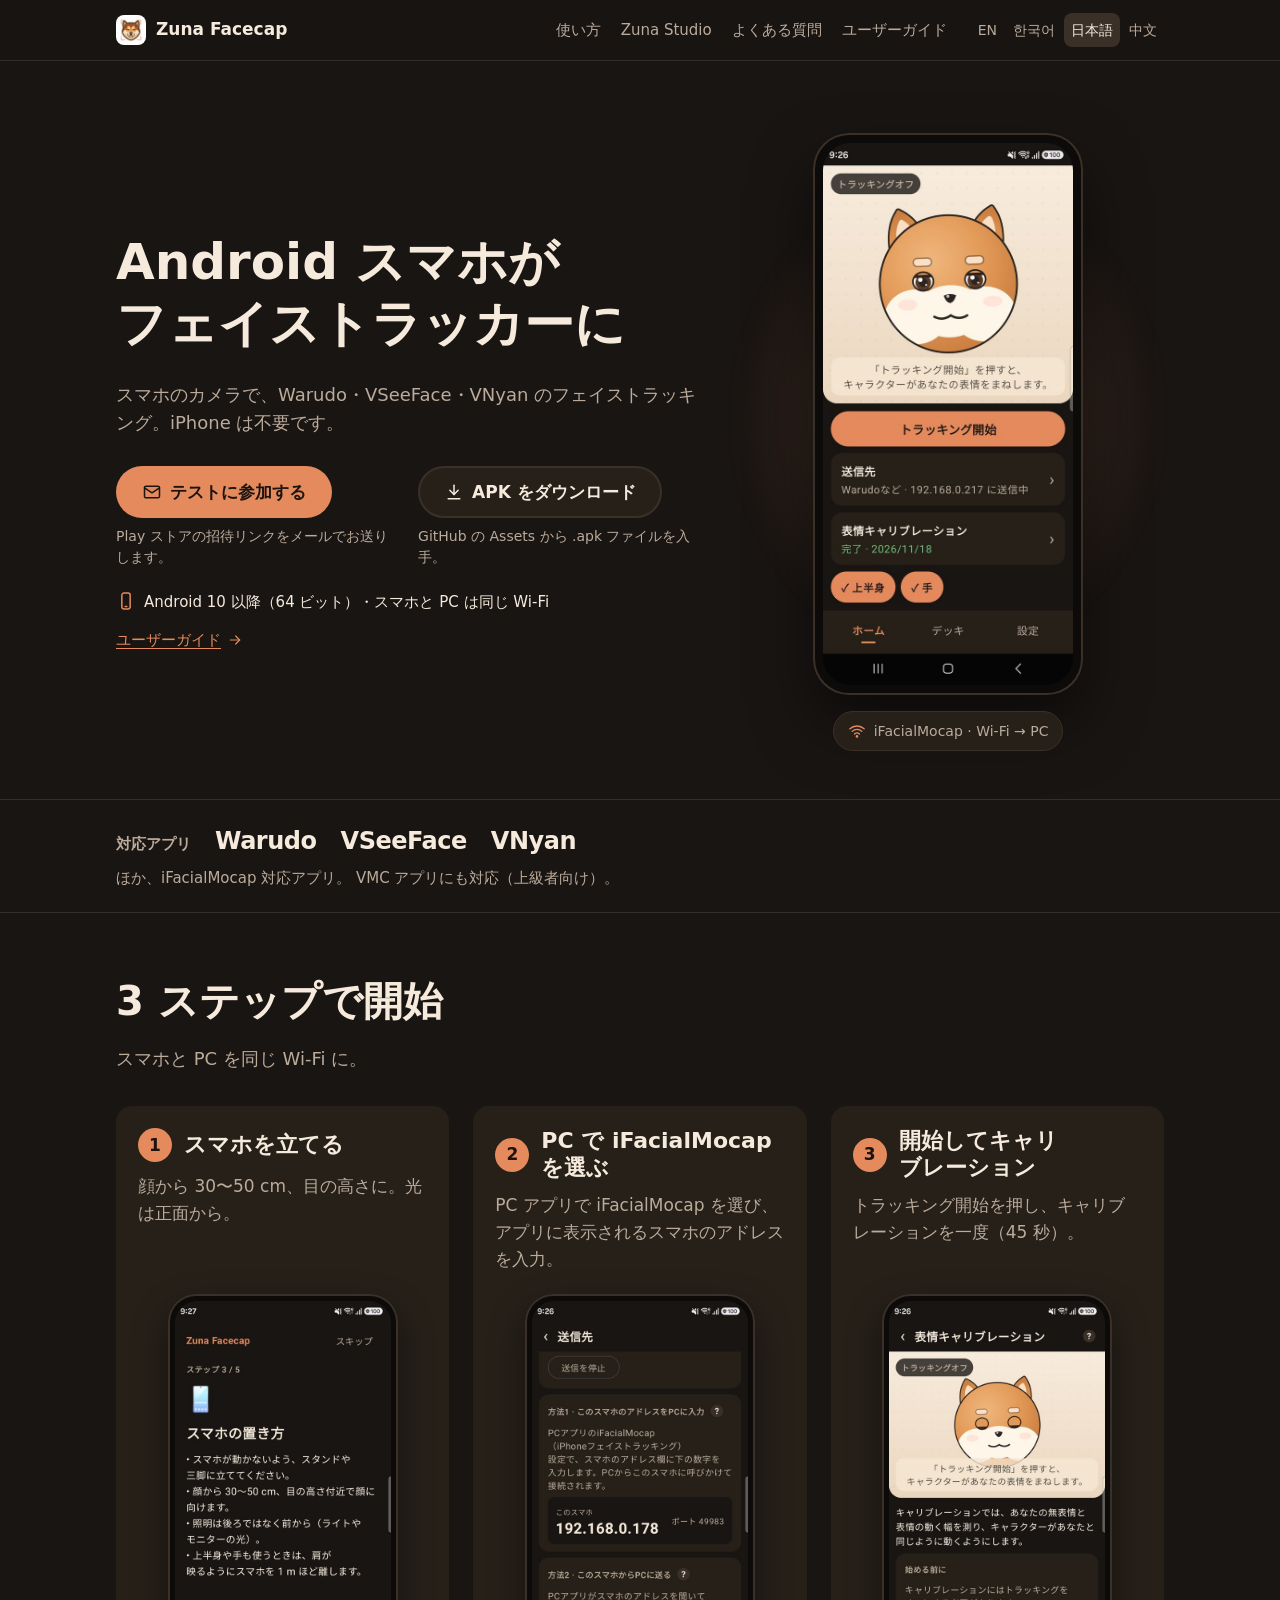
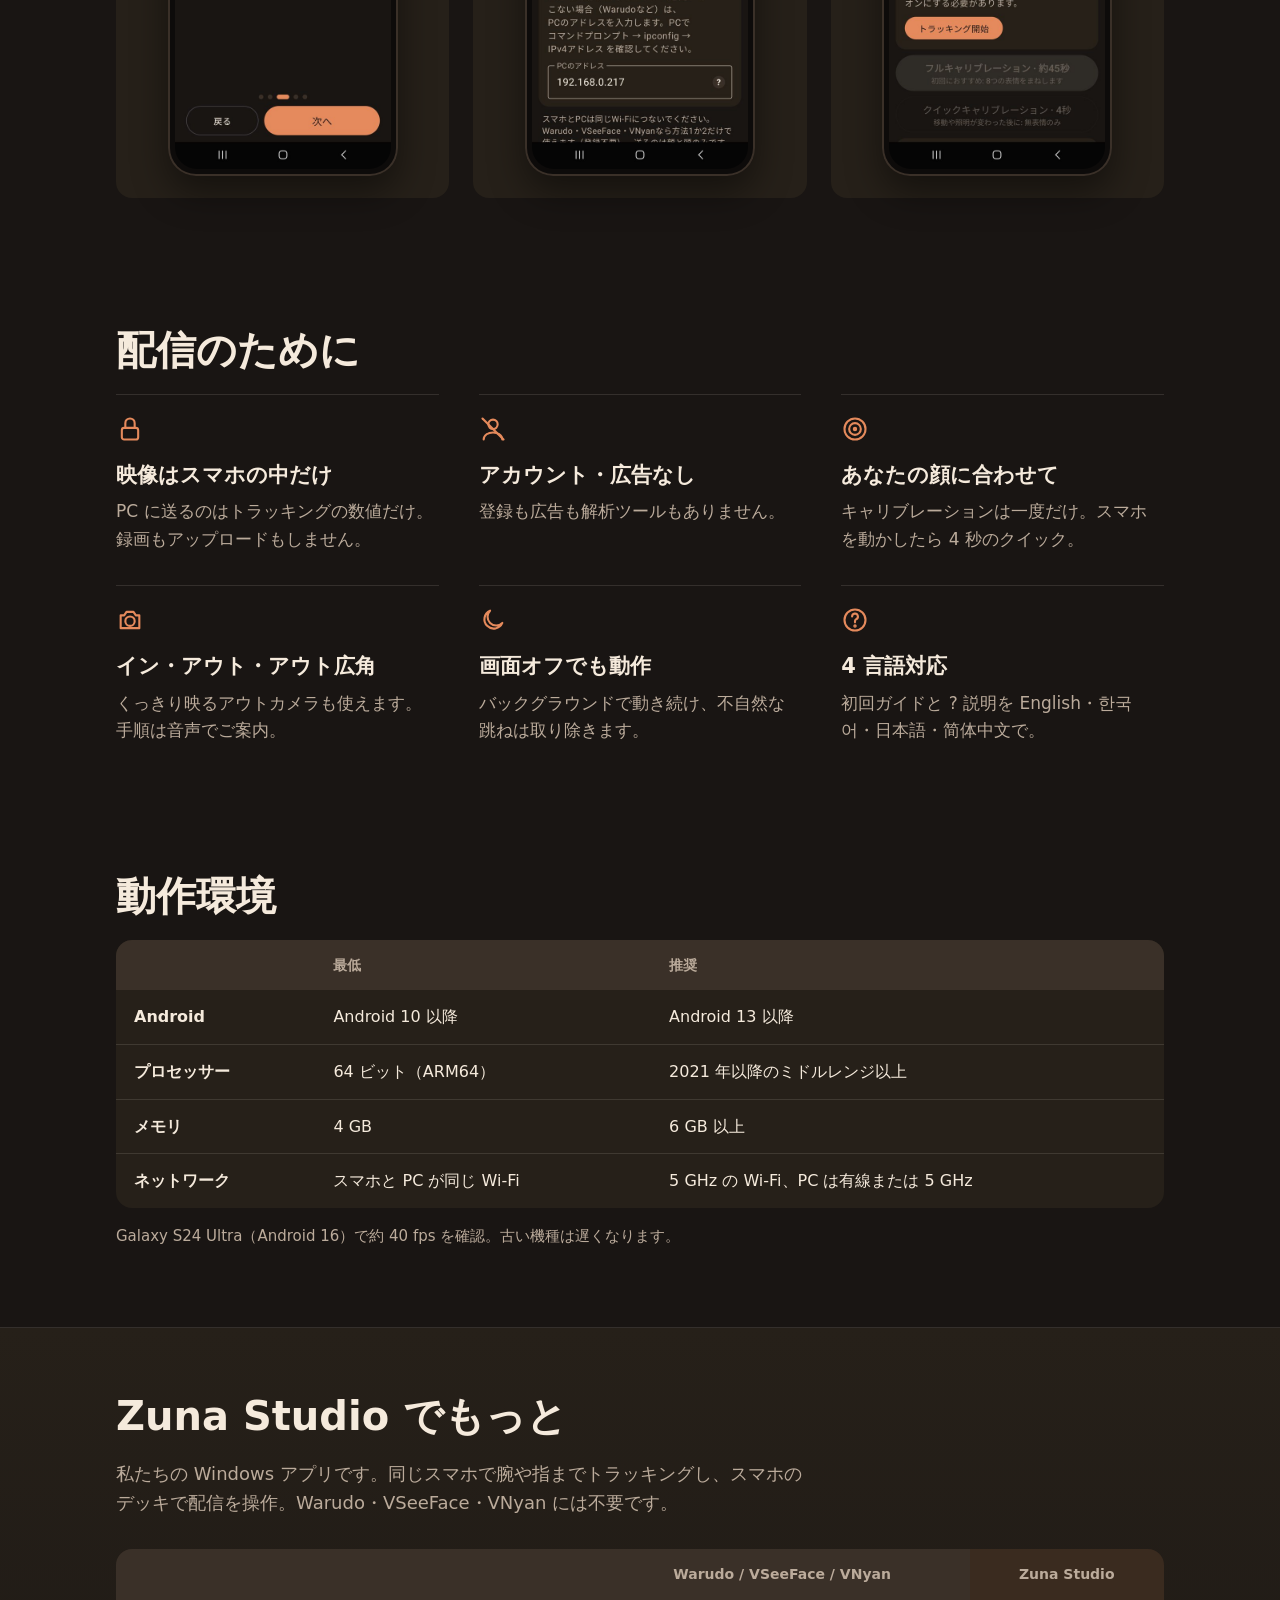
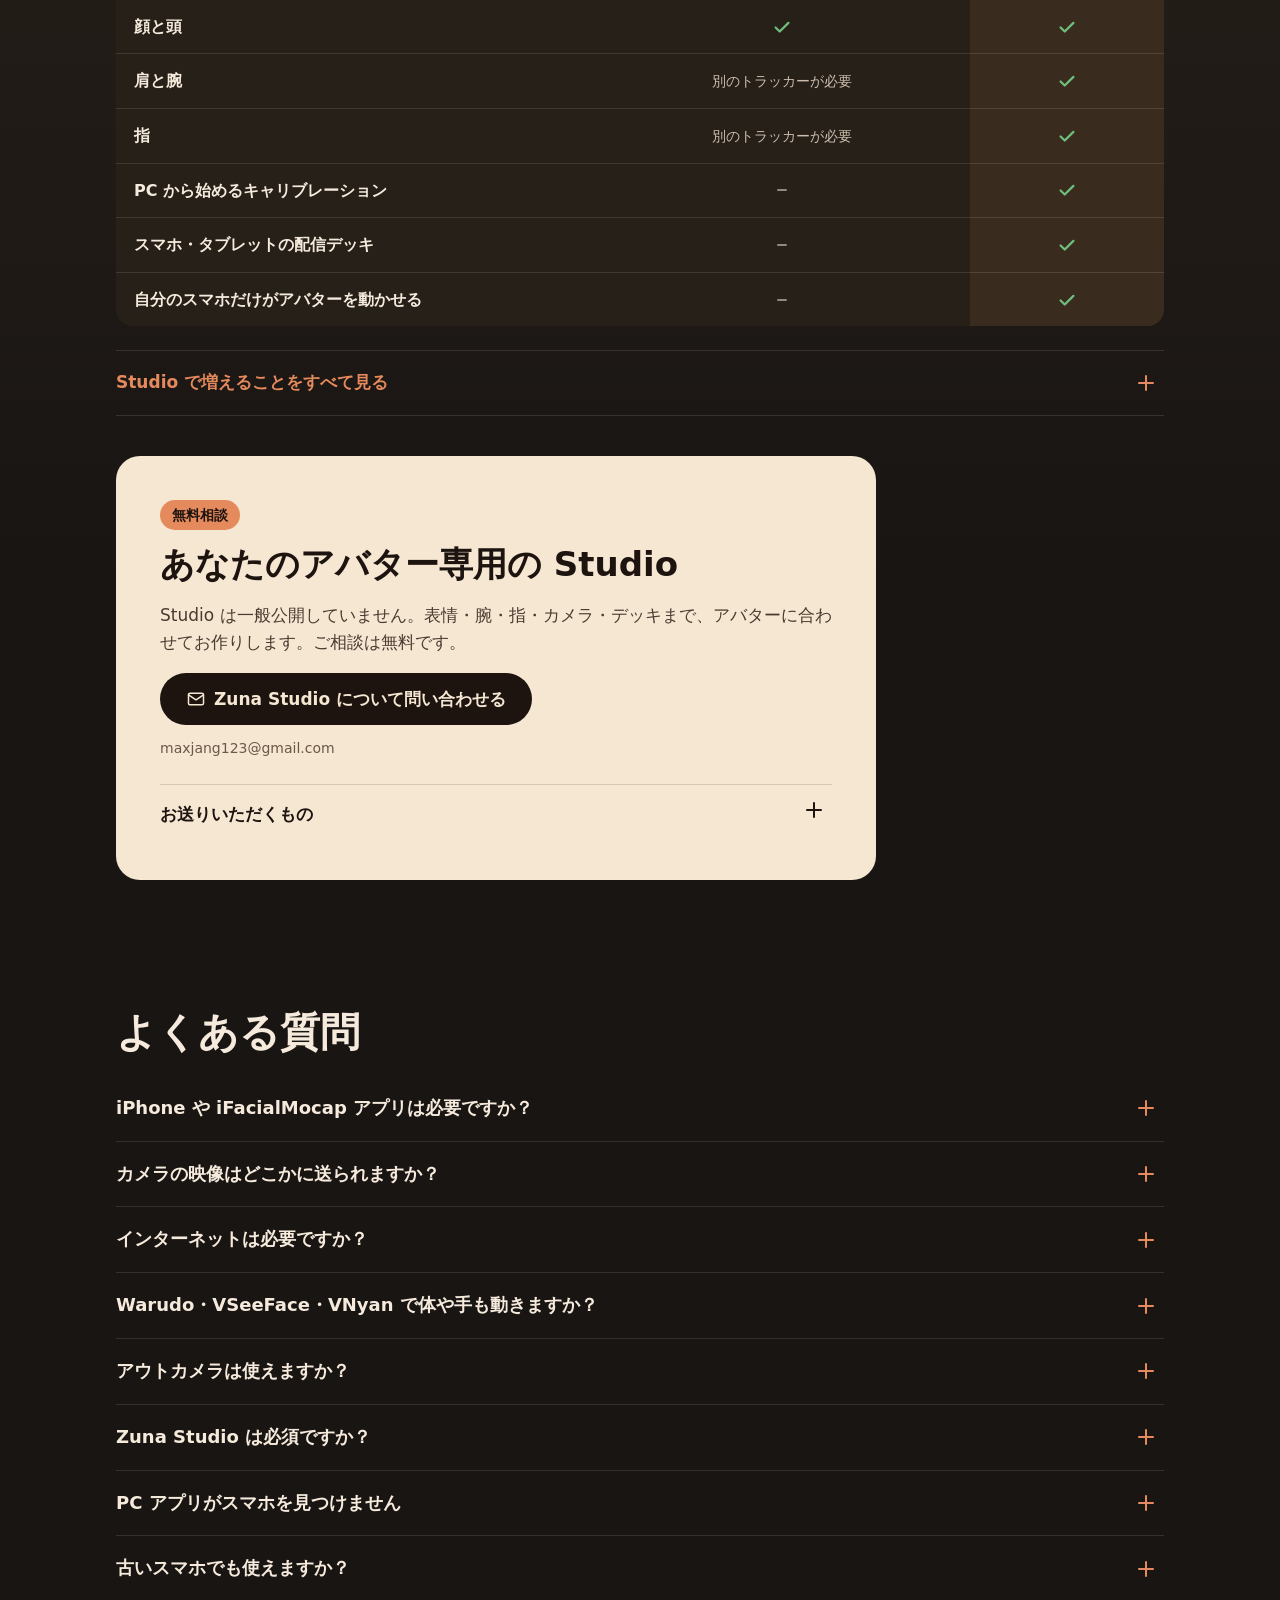
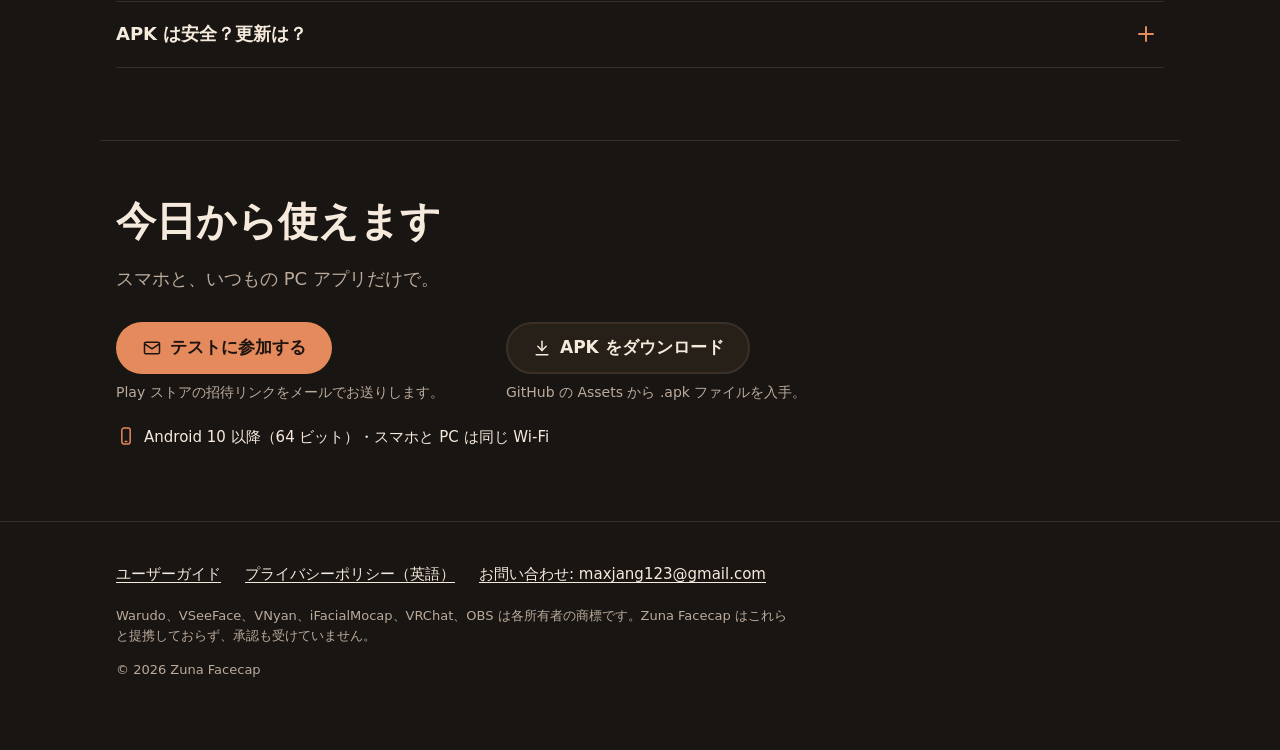
<file: ja/index.html>
<!doctype html>
<html lang="ja">
<head>
  <meta charset="utf-8">
  <meta name="viewport" content="width=device-width, initial-scale=1">
  <title>Zuna Facecap — Warudo・VSeeFace・VNyan 用 Android フェイストラッカー</title>
  <meta name="description" content="Android スマホを Warudo・VSeeFace・VNyan 用のフェイストラッカーに。iPhone 不要、映像はスマホの中だけ。">
  <meta name="robots" content="index, follow, max-image-preview:large">
  <meta name="theme-color" content="#191513">
  <link rel="canonical" href="https://zunattang.github.io/zuna-facecap-releases/ja/">
  <link rel="alternate" hreflang="en" href="https://zunattang.github.io/zuna-facecap-releases/">
  <link rel="alternate" hreflang="ko" href="https://zunattang.github.io/zuna-facecap-releases/ko/">
  <link rel="alternate" hreflang="ja" href="https://zunattang.github.io/zuna-facecap-releases/ja/">
  <link rel="alternate" hreflang="zh-CN" href="https://zunattang.github.io/zuna-facecap-releases/zh-CN/">
  <link rel="alternate" hreflang="x-default" href="https://zunattang.github.io/zuna-facecap-releases/">
  <meta property="og:type" content="website">
  <meta property="og:site_name" content="Zuna Facecap">
  <meta property="og:locale" content="ja_JP">
  <meta property="og:locale:alternate" content="en_US">
  <meta property="og:locale:alternate" content="ko_KR">
  <meta property="og:locale:alternate" content="zh_CN">
  <meta property="og:title" content="Zuna Facecap — Warudo・VSeeFace・VNyan 用 Android フェイストラッカー">
  <meta property="og:description" content="Android スマホを Warudo・VSeeFace・VNyan 用のフェイストラッカーに。iPhone 不要、映像はスマホの中だけ。">
  <meta property="og:url" content="https://zunattang.github.io/zuna-facecap-releases/ja/">
  <meta property="og:image" content="https://zunattang.github.io/zuna-facecap-releases/assets/og-ja.png">
  <meta property="og:image:width" content="1200">
  <meta property="og:image:height" content="630">
  <meta property="og:image:alt" content="Android スマホがフェイストラッカーに">
  <meta name="twitter:card" content="summary_large_image">
  <meta name="twitter:title" content="Zuna Facecap — Warudo・VSeeFace・VNyan 用 Android フェイストラッカー">
  <meta name="twitter:description" content="Android スマホを Warudo・VSeeFace・VNyan 用のフェイストラッカーに。iPhone 不要、映像はスマホの中だけ。">
  <meta name="twitter:image" content="https://zunattang.github.io/zuna-facecap-releases/assets/og-ja.png">
  <link rel="icon" type="image/png" sizes="32x32" href="../assets/favicon-32.png">
  <link rel="apple-touch-icon" href="../assets/apple-touch-icon.png">
  <link rel="stylesheet" href="../assets/site.css">
  <script type="application/ld+json">{"@context":"https://schema.org","@type":"WebSite","name":"Zuna Facecap","url":"https://zunattang.github.io/zuna-facecap-releases/","inLanguage":["en","ko","ja","zh-CN"],"publisher":{"@type":"Organization","name":"Zuna Facecap","url":"https://zunattang.github.io/zuna-facecap-releases/","email":"maxjang123@gmail.com"}}</script>
  <script type="application/ld+json">{"@context":"https://schema.org","@type":"MobileApplication","@id":"https://zunattang.github.io/zuna-facecap-releases/#app","name":"Zuna Facecap","url":"https://zunattang.github.io/zuna-facecap-releases/ja/","inLanguage":"ja","description":"Android スマホを Warudo・VSeeFace・VNyan 用のフェイストラッカーに。iPhone 不要、映像はスマホの中だけ。","operatingSystem":"Android 10+","applicationCategory":"MultimediaApplication","softwareRequirements":"Android 10 以降（64 ビット）・スマホと PC は同じ Wi-Fi","featureList":["映像はスマホの中だけ","アカウント・広告なし","あなたの顔に合わせて","イン・アウト・アウト広角","画面オフでも動作","4 言語対応"],"screenshot":"https://zunattang.github.io/zuna-facecap-releases/assets/img/ja/home.jpg","image":"https://zunattang.github.io/zuna-facecap-releases/assets/og-ja.png","downloadUrl":"https://github.com/ZunaTtang/zuna-facecap-releases/releases/latest","publisher":{"@type":"Organization","name":"Zuna Facecap","url":"https://zunattang.github.io/zuna-facecap-releases/","email":"maxjang123@gmail.com"}}</script>
  <script type="application/ld+json">{"@context":"https://schema.org","@type":"HowTo","name":"3 ステップで開始","inLanguage":"ja","description":"スマホと PC を同じ Wi-Fi に。","step":[{"@type":"HowToStep","position":1,"name":"スマホを立てる","text":"顔から 30〜50 cm、目の高さに。光は正面から。","url":"https://zunattang.github.io/zuna-facecap-releases/ja/#how"},{"@type":"HowToStep","position":2,"name":"PC で iFacialMocap を選ぶ","text":"PC アプリで iFacialMocap を選び、アプリに表示されるスマホのアドレスを入力。","url":"https://zunattang.github.io/zuna-facecap-releases/ja/#how"},{"@type":"HowToStep","position":3,"name":"開始してキャリブレーション","text":"トラッキング開始を押し、キャリブレーションを一度（45 秒）。","url":"https://zunattang.github.io/zuna-facecap-releases/ja/#how"}]}</script>
  <script type="application/ld+json">{"@context":"https://schema.org","@type":"FAQPage","inLanguage":"ja","mainEntity":[{"@type":"Question","name":"iPhone や iFacialMocap アプリは必要ですか？","acceptedAnswer":{"@type":"Answer","text":"いいえ。PC アプリは Zuna Facecap を iFacialMocap として認識します。"}},{"@type":"Question","name":"カメラの映像はどこかに送られますか？","acceptedAnswer":{"@type":"Answer","text":"いいえ。映像はスマホに残り、PC に送るのは数値だけです。"}},{"@type":"Question","name":"インターネットは必要ですか？","acceptedAnswer":{"@type":"Answer","text":"いいえ。自宅の Wi-Fi で動きます。インターネットは更新確認だけに使います。"}},{"@type":"Question","name":"Warudo・VSeeFace・VNyan で体や手も動きますか？","acceptedAnswer":{"@type":"Answer","text":"顔と頭だけです。腕や指は Zuna Studio で。"}},{"@type":"Question","name":"アウトカメラは使えますか？","acceptedAnswer":{"@type":"Answer","text":"はい。設定 → カメラ → アウト または アウト広角。音声ガイドをオンに。"}},{"@type":"Question","name":"Zuna Studio は必須ですか？","acceptedAnswer":{"@type":"Answer","text":"Warudo・VSeeFace・VNyan では不要です。もっと使いたい方はご依頼ください。"}},{"@type":"Question","name":"PC アプリがスマホを見つけません","acceptedAnswer":{"@type":"Answer","text":"同じ Wi-Fi か（ゲスト不可）、Windows ファイアウォールで「プライベート ネットワーク」を許可したか、VPN がオフか、スマホのアドレスが最新かを確認してください。"}},{"@type":"Question","name":"古いスマホでも使えますか？","acceptedAnswer":{"@type":"Answer","text":"Android 10 以降・64 ビットなら使えます。遅いときは上半身・手・60fps トラッキングをオフに。"}},{"@type":"Question","name":"APK は安全？更新は？","acceptedAnswer":{"@type":"Answer","text":"私たちが署名したテスト版です。「Zuna Facecap Dev」としてインストールされ、GitHub の更新をアプリでお知らせします。普通のアプリと同じく削除できます。"}}]}</script>
</head>
<body>
<a class="skip" href="#main">本文へスキップ</a>
<header class="top"><div class="wrap">
  <a class="brand" href="../ja/"><img src="../assets/icon-64.png" alt="" width="32" height="32">Zuna Facecap</a>
  <nav aria-label="Sections"><a href="#how">使い方</a><a href="#studio">Zuna Studio</a><a href="#faq">よくある質問</a><a href="../ja/guide/">ユーザーガイド</a></nav>
  <div class="langs" aria-label="言語"><a href="../" hreflang="en" lang="en">EN</a><a href="../ko/" hreflang="ko" lang="ko">한국어</a><a href="../ja/" hreflang="ja" lang="ja" aria-current="page">日本語</a><a href="../zh-CN/" hreflang="zh-CN" lang="zh-CN">中文</a></div>
</div></header>
<main id="main">
<section class="hero"><div class="wrap">
  <div>
    <h1>Android スマホが<wbr>フェイストラッカーに</h1>
    <p class="sub">スマホのカメラで、Warudo・VSeeFace・VNyan のフェイストラッキング。iPhone は不要です。</p>
    <div class="ctas">
      <div class="cta"><a class="btn primary" href="mailto:maxjang123@gmail.com?subject=%5BZuna%20Facecap%5D%20%E3%83%86%E3%82%B9%E3%83%88%E5%8F%82%E5%8A%A0%E3%81%AE%E7%94%B3%E3%81%97%E8%BE%BC%E3%81%BF&amp;body=Play%20%E3%83%86%E3%82%B9%E3%83%88%E3%81%AB%E4%BD%BF%E3%81%86%20Google%20%E3%82%A2%E3%82%AB%E3%82%A6%E3%83%B3%E3%83%88%E3%81%AE%E3%83%A1%E3%83%BC%E3%83%AB%EF%BC%9A%0A%E3%82%B9%E3%83%9E%E3%83%9B%E3%81%AE%E6%A9%9F%E7%A8%AE%E3%81%A8%20Android%20%E3%83%90%E3%83%BC%E3%82%B8%E3%83%A7%E3%83%B3%EF%BC%9A%0APC%20%E3%82%A2%E3%83%97%E3%83%AA%EF%BC%88Warudo%EF%BC%8FVSeeFace%EF%BC%8FVNyan%EF%BC%8F%E3%81%9D%E3%81%AE%E4%BB%96%EF%BC%89%EF%BC%9A%0A"><svg viewBox="0 0 24 24" fill="none" stroke="currentColor" stroke-width="1.8" stroke-linecap="round" stroke-linejoin="round" aria-hidden="true"><rect x="3" y="5" width="18" height="14" rx="2"/><path d="M3 7l9 6 9-6"/></svg>テストに参加する</a><p>Play ストアの招待リンクをメールでお送りします。</p></div>
      <div class="cta"><a class="btn ghost" href="https://github.com/ZunaTtang/zuna-facecap-releases/releases/latest"><svg viewBox="0 0 24 24" fill="none" stroke="currentColor" stroke-width="1.8" stroke-linecap="round" stroke-linejoin="round" aria-hidden="true"><path d="M12 4v11"/><path d="M7 10l5 5 5-5"/><path d="M5 20h14"/></svg>APK をダウンロード</a><p>GitHub の Assets から .apk ファイルを入手。</p></div>
    </div>
    <p class="req-line"><svg viewBox="0 0 24 24" fill="none" stroke="currentColor" stroke-width="1.8" stroke-linecap="round" stroke-linejoin="round" aria-hidden="true"><rect x="7" y="2.5" width="10" height="19" rx="2.5"/><path d="M11 18.5h2"/></svg>Android 10 以降（64 ビット）・スマホと PC は同じ Wi-Fi</p>
    <a class="guide-link" href="../ja/guide/">ユーザーガイド<svg viewBox="0 0 24 24" fill="none" stroke="currentColor" stroke-width="1.8" stroke-linecap="round" stroke-linejoin="round" aria-hidden="true"><path d="M5 12h14"/><path d="M13 6l6 6-6 6"/></svg></a>
  </div>
  <div class="stage">
    <div class="phone"><img src="../assets/img/ja/home.jpg" width="540" height="1170" alt="Zuna Facecap のホーム画面：柴犬のキャラクターが表情をまねします" fetchpriority="high"></div>
    <p class="signal"><svg viewBox="0 0 24 24" fill="none" stroke="currentColor" stroke-width="1.8" stroke-linecap="round" stroke-linejoin="round" aria-hidden="true"><path d="M2.5 9a14 14 0 0 1 19 0"/><path d="M5.5 12.5a9.5 9.5 0 0 1 13 0"/><path d="M8.7 16a5 5 0 0 1 6.6 0"/><circle cx="12" cy="19.2" r=".9"/></svg><span>iFacialMocap · Wi-Fi → PC</span></p>
  </div>
</div></section>
<section class="works" aria-label="対応アプリ"><div class="wrap">
  <p class="works-label">対応アプリ</p>
  <ul class="apps"><li>Warudo</li><li>VSeeFace</li><li>VNyan</li></ul>
  <p class="more">ほか、iFacialMocap 対応アプリ。 VMC アプリにも対応（上級者向け）。</p>
</div></section>
<section class="block" id="how"><div class="wrap">
  <h2>3 ステップで開始</h2>
  <p class="lead">スマホと PC を同じ Wi-Fi に。</p>
  <ol class="steps"><li><div><h3>スマホを立てる</h3><p>顔から 30〜50 cm、目の高さに。光は正面から。</p></div><div class="phone small"><img src="../assets/img/ja/tutorial-3.jpg" width="540" height="1170" alt="スマホを立てる" loading="lazy"></div></li><li><div><h3>PC で iFacialMocap を選ぶ</h3><p>PC アプリで iFacialMocap を選び、アプリに表示されるスマホのアドレスを入力。</p></div><div class="phone small"><img src="../assets/img/ja/connect-ways.jpg" width="540" height="1170" alt="PC で iFacialMocap を選ぶ" loading="lazy"></div></li><li><div><h3>開始してキャリブレーション</h3><p>トラッキング開始を押し、キャリブレーションを一度（45 秒）。</p></div><div class="phone small"><img src="../assets/img/ja/calibrate.jpg" width="540" height="1170" alt="開始してキャリブレーション" loading="lazy"></div></li></ol>
</div></section>
<section class="block" id="features"><div class="wrap">
  <h2>配信のために</h2>
  <ul class="features"><li class="feature"><svg viewBox="0 0 24 24" fill="none" stroke="currentColor" stroke-width="1.8" stroke-linecap="round" stroke-linejoin="round" aria-hidden="true"><rect x="5" y="11" width="14" height="10" rx="2"/><path d="M8 11V7a4 4 0 0 1 8 0v4"/></svg><h3>映像はスマホの中だけ</h3><p>PC に送るのはトラッキングの数値だけ。録画もアップロードもしません。</p></li><li class="feature"><svg viewBox="0 0 24 24" fill="none" stroke="currentColor" stroke-width="1.8" stroke-linecap="round" stroke-linejoin="round" aria-hidden="true"><circle cx="12" cy="8" r="4"/><path d="M4 21c0-4 4-6 8-6s8 2 8 6"/><path d="M3 3l18 18"/></svg><h3>アカウント・広告なし</h3><p>登録も広告も解析ツールもありません。</p></li><li class="feature"><svg viewBox="0 0 24 24" fill="none" stroke="currentColor" stroke-width="1.8" stroke-linecap="round" stroke-linejoin="round" aria-hidden="true"><circle cx="12" cy="12" r="9"/><circle cx="12" cy="12" r="5"/><circle cx="12" cy="12" r="1"/></svg><h3>あなたの顔に合わせて</h3><p>キャリブレーションは一度だけ。スマホを動かしたら 4 秒のクイック。</p></li><li class="feature"><svg viewBox="0 0 24 24" fill="none" stroke="currentColor" stroke-width="1.8" stroke-linecap="round" stroke-linejoin="round" aria-hidden="true"><path d="M4 8h3l2-3h6l2 3h3v11H4z"/><circle cx="12" cy="13" r="4"/></svg><h3>イン・アウト・アウト広角</h3><p>くっきり映るアウトカメラも使えます。手順は音声でご案内。</p></li><li class="feature"><svg viewBox="0 0 24 24" fill="none" stroke="currentColor" stroke-width="1.8" stroke-linecap="round" stroke-linejoin="round" aria-hidden="true"><path d="M20 14.5A8 8 0 1 1 9.5 4a6.5 6.5 0 0 0 10.5 10.5z"/></svg><h3>画面オフでも動作</h3><p>バックグラウンドで動き続け、不自然な跳ねは取り除きます。</p></li><li class="feature"><svg viewBox="0 0 24 24" fill="none" stroke="currentColor" stroke-width="1.8" stroke-linecap="round" stroke-linejoin="round" aria-hidden="true"><circle cx="12" cy="12" r="9"/><path d="M9.5 9a2.5 2.5 0 1 1 3.5 2.3c-.6.3-1 .9-1 1.6V14"/><circle cx="12" cy="17.2" r=".6"/></svg><h3>4 言語対応</h3><p>初回ガイドと ? 説明を English・한국어・日本語・简体中文で。</p></li></ul>
</div></section>
<section class="block" id="requirements"><div class="wrap">
  <h2>動作環境</h2>
  <div class="table-wrap"><table><thead><tr><th scope="col"></th><th scope="col">最低</th><th scope="col">推奨</th></tr></thead><tbody><tr><th scope="row">Android</th><td>Android 10 以降</td><td>Android 13 以降</td></tr><tr><th scope="row">プロセッサー</th><td>64 ビット（ARM64）</td><td>2021 年以降のミドルレンジ以上</td></tr><tr><th scope="row">メモリ</th><td>4 GB</td><td>6 GB 以上</td></tr><tr><th scope="row">ネットワーク</th><td>スマホと PC が同じ Wi-Fi</td><td>5 GHz の Wi-Fi、PC は有線または 5 GHz</td></tr></tbody></table></div>
  <p class="note">Galaxy S24 Ultra（Android 16）で約 40 fps を確認。古い機種は遅くなります。</p>
</div></section>
<section class="block studio" id="studio"><div class="wrap">
  <h2>Zuna Studio でもっと</h2>
  <p class="lead">私たちの Windows アプリです。同じスマホで腕や指までトラッキングし、スマホのデッキで配信を操作。Warudo・VSeeFace・VNyan には不要です。</p>
  <div class="table-wrap"><table class="compare"><thead><tr><th scope="col"><span class="sr">機能</span></th><th scope="col">Warudo / VSeeFace / VNyan</th><th scope="col" class="col-studio">Zuna Studio</th></tr></thead><tbody><tr><th scope="row">顔と頭</th><td><span class="yes"><svg viewBox="0 0 24 24" fill="none" stroke="currentColor" stroke-width="1.8" stroke-linecap="round" stroke-linejoin="round" aria-hidden="true"><path d="M5 12.5l4.5 4.5L19 7.5"/></svg><span class="sr">対応</span></span></td><td class="col-studio"><span class="yes"><svg viewBox="0 0 24 24" fill="none" stroke="currentColor" stroke-width="1.8" stroke-linecap="round" stroke-linejoin="round" aria-hidden="true"><path d="M5 12.5l4.5 4.5L19 7.5"/></svg><span class="sr">対応</span></span></td></tr><tr><th scope="row">肩と腕</th><td><span class="no">別のトラッカーが必要</span></td><td class="col-studio"><span class="yes"><svg viewBox="0 0 24 24" fill="none" stroke="currentColor" stroke-width="1.8" stroke-linecap="round" stroke-linejoin="round" aria-hidden="true"><path d="M5 12.5l4.5 4.5L19 7.5"/></svg><span class="sr">対応</span></span></td></tr><tr><th scope="row">指</th><td><span class="no">別のトラッカーが必要</span></td><td class="col-studio"><span class="yes"><svg viewBox="0 0 24 24" fill="none" stroke="currentColor" stroke-width="1.8" stroke-linecap="round" stroke-linejoin="round" aria-hidden="true"><path d="M5 12.5l4.5 4.5L19 7.5"/></svg><span class="sr">対応</span></span></td></tr><tr><th scope="row">PC から始めるキャリブレーション</th><td><span class="no"><svg viewBox="0 0 24 24" fill="none" stroke="currentColor" stroke-width="1.8" stroke-linecap="round" stroke-linejoin="round" aria-hidden="true"><path d="M7 12h10"/></svg><span class="sr">非対応</span></span></td><td class="col-studio"><span class="yes"><svg viewBox="0 0 24 24" fill="none" stroke="currentColor" stroke-width="1.8" stroke-linecap="round" stroke-linejoin="round" aria-hidden="true"><path d="M5 12.5l4.5 4.5L19 7.5"/></svg><span class="sr">対応</span></span></td></tr><tr><th scope="row">スマホ・タブレットの配信デッキ</th><td><span class="no"><svg viewBox="0 0 24 24" fill="none" stroke="currentColor" stroke-width="1.8" stroke-linecap="round" stroke-linejoin="round" aria-hidden="true"><path d="M7 12h10"/></svg><span class="sr">非対応</span></span></td><td class="col-studio"><span class="yes"><svg viewBox="0 0 24 24" fill="none" stroke="currentColor" stroke-width="1.8" stroke-linecap="round" stroke-linejoin="round" aria-hidden="true"><path d="M5 12.5l4.5 4.5L19 7.5"/></svg><span class="sr">対応</span></span></td></tr><tr><th scope="row">自分のスマホだけがアバターを動かせる</th><td><span class="no"><svg viewBox="0 0 24 24" fill="none" stroke="currentColor" stroke-width="1.8" stroke-linecap="round" stroke-linejoin="round" aria-hidden="true"><path d="M7 12h10"/></svg><span class="sr">非対応</span></span></td><td class="col-studio"><span class="yes"><svg viewBox="0 0 24 24" fill="none" stroke="currentColor" stroke-width="1.8" stroke-linecap="round" stroke-linejoin="round" aria-hidden="true"><path d="M5 12.5l4.5 4.5L19 7.5"/></svg><span class="sr">対応</span></span></td></tr></tbody></table></div>
  <details class="more-box">
    <summary>Studio で増えることをすべて見る</summary>
    <div class="groups"><div class="group"><h3>トラッキング</h3><ul><li>同じカメラで上半身・腕・指</li><li>アバターの体型に合わせて動く腕</li><li>キーやデッキのボタンでクイックキャリブレーション</li></ul></div><div class="group"><h3>アバター</h3><ul><li>口の形 あ・い・う・え・お とマイクのリップシンク</li><li>表情ショートカットと自動表情</li><li>揺れる髪、小物、投げられるアイテム</li></ul></div><div class="group"><h3>配信</h3><ul><li>OBS にそのまま送れる透過背景（Spout2）</li><li>デッキ：OBS シーン、録画、リプレイ、ミュート</li><li>シーン別 BGM とワンタップのマクロ</li></ul></div><div class="group"><h3>安心</h3><ul><li>スマホ登録でほかの機器をブロック</li><li>新しいデッキ機器は PC で 4 桁の数字で許可</li><li>映像はスマホの外に出ません</li></ul></div></div>
    <div class="studio-shots">
      <figure><div class="phone small"><img src="../assets/img/deck.jpg" width="540" height="1170" alt="" loading="lazy"></div><figcaption>スマホのデッキ</figcaption></figure>
      <figure><div class="phone small"><img src="../assets/img/ja/studio-note.jpg" width="540" height="1170" alt="" loading="lazy"></div><figcaption>アプリ内の Zuna Studio の案内</figcaption></figure>
    </div>
  </details>
  <div class="offer" id="studio-contact">
    <p class="badge">無料相談</p>
    <h3>あなたのアバター専用の Studio</h3>
    <p>Studio は一般公開していません。表情・腕・指・カメラ・デッキまで、アバターに合わせてお作りします。ご相談は無料です。</p>
    <a class="btn primary" href="mailto:maxjang123@gmail.com?subject=%5BZuna%20Facecap%5D%20Zuna%20Studio%20%E5%88%A9%E7%94%A8%E3%81%AE%E3%81%8A%E5%95%8F%E3%81%84%E5%90%88%E3%82%8F%E3%81%9B&amp;body=%E3%81%8A%E5%90%8D%E5%89%8D%EF%BC%8F%E3%83%81%E3%83%A3%E3%83%B3%E3%83%8D%E3%83%AB%EF%BC%9A%0A%E4%BD%BF%E3%81%84%E3%81%9F%E3%81%84%E6%A9%9F%E8%83%BD%EF%BC%88%E3%83%87%E3%83%83%E3%82%AD%E3%80%81%E4%B8%8A%E5%8D%8A%E8%BA%AB%E3%83%BB%E6%89%8B%E3%80%81PC%20%E3%81%8B%E3%82%89%E3%81%AE%E3%82%AD%E3%83%A3%E3%83%AA%E3%83%96%E3%83%AC%E3%83%BC%E3%82%B7%E3%83%A7%E3%83%B3%E3%80%81%E3%81%9D%E3%81%AE%E4%BB%96%EF%BC%89%EF%BC%9A%0A%0A%E3%82%A2%E3%83%90%E3%82%BF%E3%83%BC%EF%BC%88VRChat%20%E3%82%A2%E3%83%90%E3%82%BF%E3%83%BC%EF%BC%8FFBX%EF%BC%8FVRM%EF%BC%89%EF%BC%9A%0A%E8%A1%A8%E6%83%85%E3%81%AE%E3%82%B7%E3%82%A7%E3%82%A4%E3%83%97%E3%82%AD%E3%83%BC%EF%BC%88ARKit%EF%BC%8FVRChat%20%E3%81%AE%E5%8F%A3%E3%81%AE%E5%BD%A2%EF%BC%8FVRM%EF%BC%8F%E3%81%AA%E3%81%97%EF%BC%8F%E3%82%8F%E3%81%8B%E3%82%89%E3%81%AA%E3%81%84%EF%BC%89%EF%BC%9A%0A%E3%82%B7%E3%82%A7%E3%83%BC%E3%83%80%E3%83%BC%E3%81%A8%E3%83%90%E3%83%BC%E3%82%B8%E3%83%A7%E3%83%B3%EF%BC%9A%0A%E3%83%A9%E3%82%A4%E3%82%BB%E3%83%B3%E3%82%B9%E3%82%84%E8%B2%A9%E5%A3%B2%E3%83%9A%E3%83%BC%E3%82%B8%E3%81%AE%E3%83%AA%E3%83%B3%E3%82%AF%EF%BC%9A%0APC%EF%BC%88Windows%20%E3%81%AE%E3%83%90%E3%83%BC%E3%82%B8%E3%83%A7%E3%83%B3%E3%80%81%E3%82%B0%E3%83%A9%E3%83%95%E3%82%A3%E3%83%83%E3%82%AF%E3%82%AB%E3%83%BC%E3%83%89%EF%BC%89%E3%81%A8%20OBS%20%E3%81%AE%20Spout2%EF%BC%88%E3%81%82%E3%82%8A%EF%BC%8F%E3%81%AA%E3%81%97%EF%BC%89%EF%BC%9A%0A%0A%E3%82%A2%E3%83%90%E3%82%BF%E3%83%BC%E3%81%AE%E3%83%95%E3%82%A1%E3%82%A4%E3%83%AB%E3%81%AF%E6%B7%BB%E4%BB%98%E3%81%A7%E3%81%AF%E3%81%AA%E3%81%8F%E3%83%80%E3%82%A6%E3%83%B3%E3%83%AD%E3%83%BC%E3%83%89%E3%83%AA%E3%83%B3%E3%82%AF%E3%81%A7%E3%81%8A%E9%80%81%E3%82%8A%E3%81%8F%E3%81%A0%E3%81%95%E3%81%84%E3%80%82%0A"><svg viewBox="0 0 24 24" fill="none" stroke="currentColor" stroke-width="1.8" stroke-linecap="round" stroke-linejoin="round" aria-hidden="true"><rect x="3" y="5" width="18" height="14" rx="2"/><path d="M3 7l9 6 9-6"/></svg>Zuna Studio について問い合わせる</a>
    <p class="small">maxjang123@gmail.com</p>
    <details class="send">
      <summary>お送りいただくもの</summary>
      <ol><li><b>アバターのファイル</b><span>VRChat プロジェクト・.unitypackage、Humanoid の FBX、または VRM</span></li><li><b>シェイプキー</b><span>ARKit・Perfect Sync、VRChat の口の形、VRM、MMD、またはなし</span></li><li><b>シェーダー</b><span>名前とバージョン（例：lilToon 2.x）</span></li><li><b>ライセンス</b><span>利用規約や販売ページ。配信・改変の許可が必要</span></li><li><b>そのほか（任意）</b><span>表情アニメーション、衣装、小物、揺れもの</span></li><li><b>使用環境</b><span>スマホ、Windows 10/11 64 ビット（DirectX 12）、OBS＋Spout2</span></li><li><b>配信の構成（任意）</b><span>OBS シーン、背景、BGM、カメラ構図</span></li></ol>
      <p class="small">ファイルは添付ではなくダウンロードリンクで。パスワードは送らないでください。</p>
    </details>
  </div>
</div></section>
<section class="block faq" id="faq"><div class="wrap">
  <h2>よくある質問</h2>
  <details><summary>iPhone や iFacialMocap アプリは必要ですか？</summary><p>いいえ。PC アプリは Zuna Facecap を iFacialMocap として認識します。</p></details><details><summary>カメラの映像はどこかに送られますか？</summary><p>いいえ。映像はスマホに残り、PC に送るのは数値だけです。</p></details><details><summary>インターネットは必要ですか？</summary><p>いいえ。自宅の Wi-Fi で動きます。インターネットは更新確認だけに使います。</p></details><details><summary>Warudo・VSeeFace・VNyan で体や手も動きますか？</summary><p>顔と頭だけです。腕や指は Zuna Studio で。</p></details><details><summary>アウトカメラは使えますか？</summary><p>はい。設定 → カメラ → アウト または アウト広角。音声ガイドをオンに。</p></details><details><summary>Zuna Studio は必須ですか？</summary><p>Warudo・VSeeFace・VNyan では不要です。もっと使いたい方はご依頼ください。</p></details><details><summary>PC アプリがスマホを見つけません</summary><p>同じ Wi-Fi か（ゲスト不可）、Windows ファイアウォールで「プライベート ネットワーク」を許可したか、VPN がオフか、スマホのアドレスが最新かを確認してください。</p></details><details><summary>古いスマホでも使えますか？</summary><p>Android 10 以降・64 ビットなら使えます。遅いときは上半身・手・60fps トラッキングをオフに。</p></details><details><summary>APK は安全？更新は？</summary><p>私たちが署名したテスト版です。「Zuna Facecap Dev」としてインストールされ、GitHub の更新をアプリでお知らせします。普通のアプリと同じく削除できます。</p></details>
</div></section>
<section class="final"><div class="wrap">
  <h2>今日から使えます</h2>
  <p class="lead">スマホと、いつもの PC アプリだけで。</p>
  <div class="ctas">
      <div class="cta"><a class="btn primary" href="mailto:maxjang123@gmail.com?subject=%5BZuna%20Facecap%5D%20%E3%83%86%E3%82%B9%E3%83%88%E5%8F%82%E5%8A%A0%E3%81%AE%E7%94%B3%E3%81%97%E8%BE%BC%E3%81%BF&amp;body=Play%20%E3%83%86%E3%82%B9%E3%83%88%E3%81%AB%E4%BD%BF%E3%81%86%20Google%20%E3%82%A2%E3%82%AB%E3%82%A6%E3%83%B3%E3%83%88%E3%81%AE%E3%83%A1%E3%83%BC%E3%83%AB%EF%BC%9A%0A%E3%82%B9%E3%83%9E%E3%83%9B%E3%81%AE%E6%A9%9F%E7%A8%AE%E3%81%A8%20Android%20%E3%83%90%E3%83%BC%E3%82%B8%E3%83%A7%E3%83%B3%EF%BC%9A%0APC%20%E3%82%A2%E3%83%97%E3%83%AA%EF%BC%88Warudo%EF%BC%8FVSeeFace%EF%BC%8FVNyan%EF%BC%8F%E3%81%9D%E3%81%AE%E4%BB%96%EF%BC%89%EF%BC%9A%0A"><svg viewBox="0 0 24 24" fill="none" stroke="currentColor" stroke-width="1.8" stroke-linecap="round" stroke-linejoin="round" aria-hidden="true"><rect x="3" y="5" width="18" height="14" rx="2"/><path d="M3 7l9 6 9-6"/></svg>テストに参加する</a><p>Play ストアの招待リンクをメールでお送りします。</p></div>
      <div class="cta"><a class="btn ghost" href="https://github.com/ZunaTtang/zuna-facecap-releases/releases/latest"><svg viewBox="0 0 24 24" fill="none" stroke="currentColor" stroke-width="1.8" stroke-linecap="round" stroke-linejoin="round" aria-hidden="true"><path d="M12 4v11"/><path d="M7 10l5 5 5-5"/><path d="M5 20h14"/></svg>APK をダウンロード</a><p>GitHub の Assets から .apk ファイルを入手。</p></div>
    </div>
    <p class="req-line"><svg viewBox="0 0 24 24" fill="none" stroke="currentColor" stroke-width="1.8" stroke-linecap="round" stroke-linejoin="round" aria-hidden="true"><rect x="7" y="2.5" width="10" height="19" rx="2.5"/><path d="M11 18.5h2"/></svg>Android 10 以降（64 ビット）・スマホと PC は同じ Wi-Fi</p>
</div></section>
</main>
<footer><div class="wrap">
  <div class="links">
    <a href="../ja/guide/">ユーザーガイド</a>
    <a href="../privacy/">プライバシーポリシー（英語）</a>
    <a href="mailto:maxjang123@gmail.com">お問い合わせ: maxjang123@gmail.com</a>
  </div>
  <p class="tm">Warudo、VSeeFace、VNyan、iFacialMocap、VRChat、OBS は各所有者の商標です。Zuna Facecap はこれらと提携しておらず、承認も受けていません。</p>
  <p class="tm">© 2026 Zuna Facecap</p>
</div></footer>
</body>
</html>
</file>
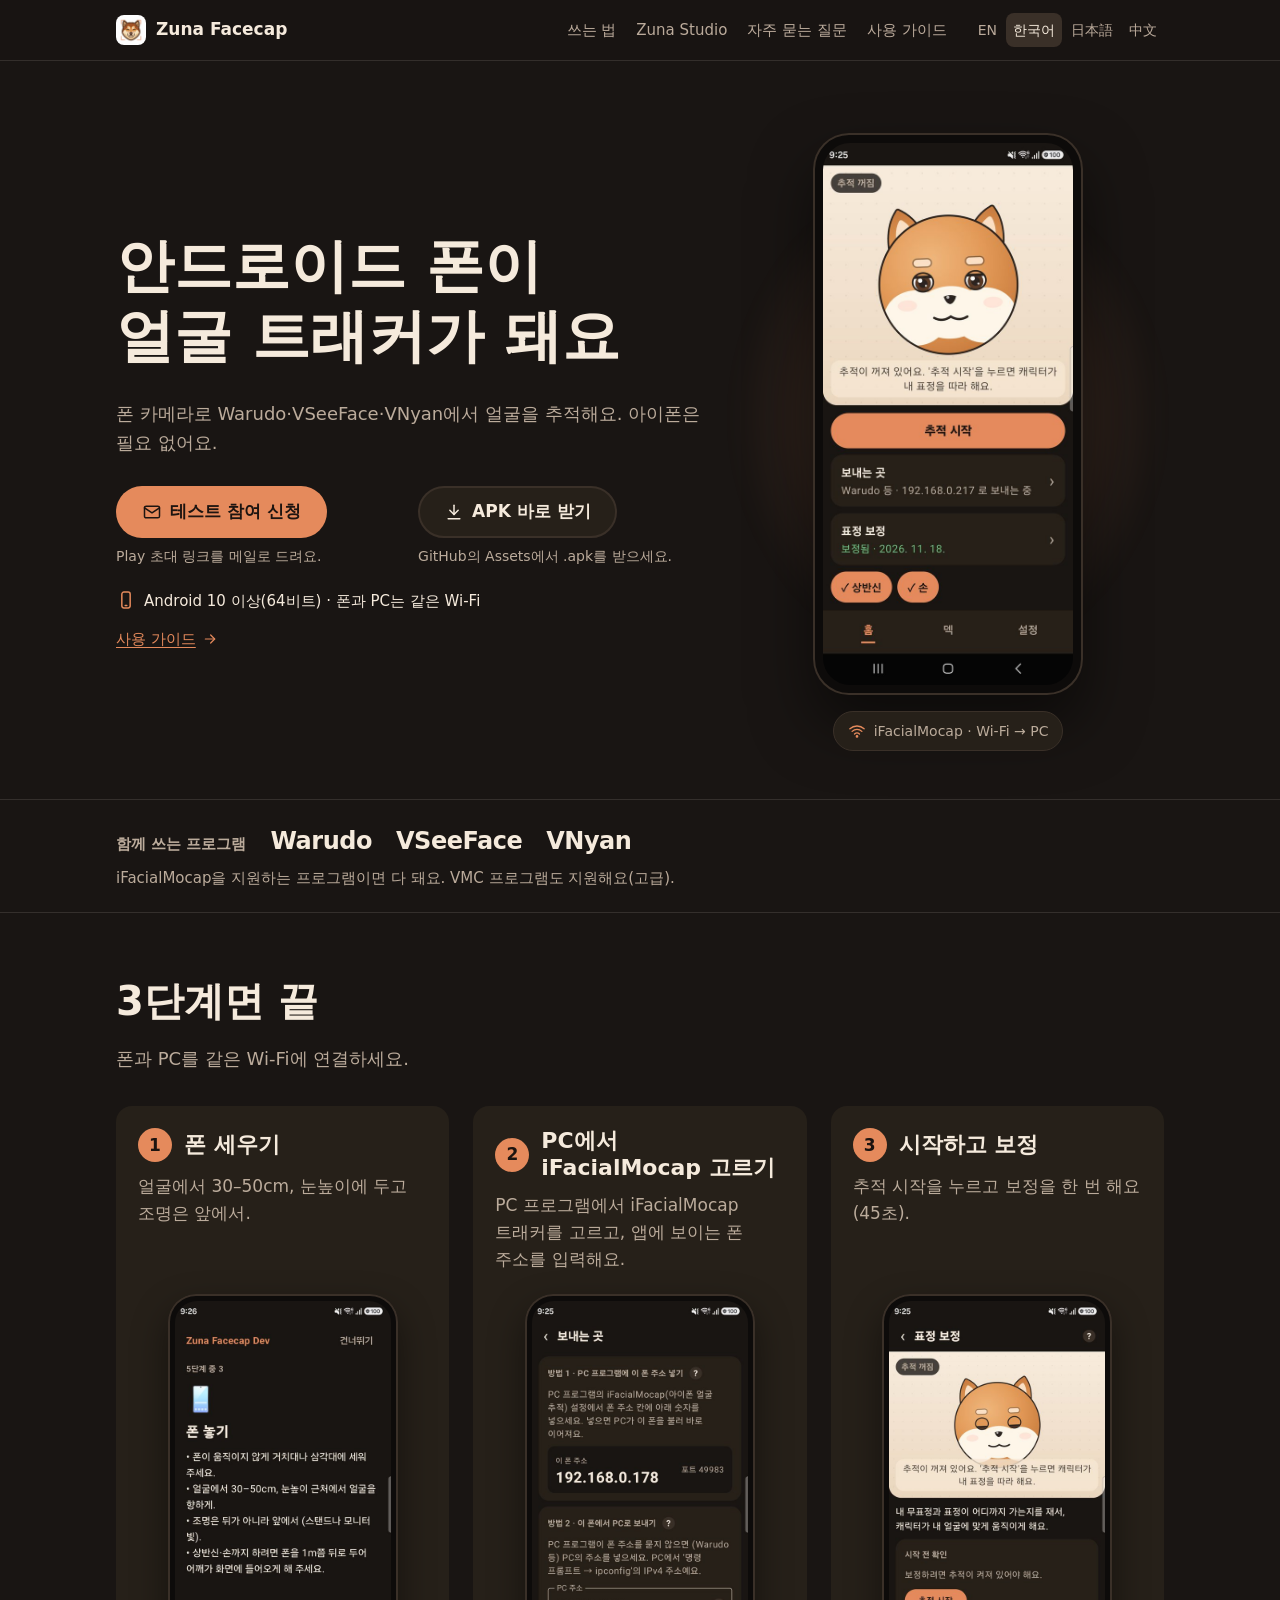
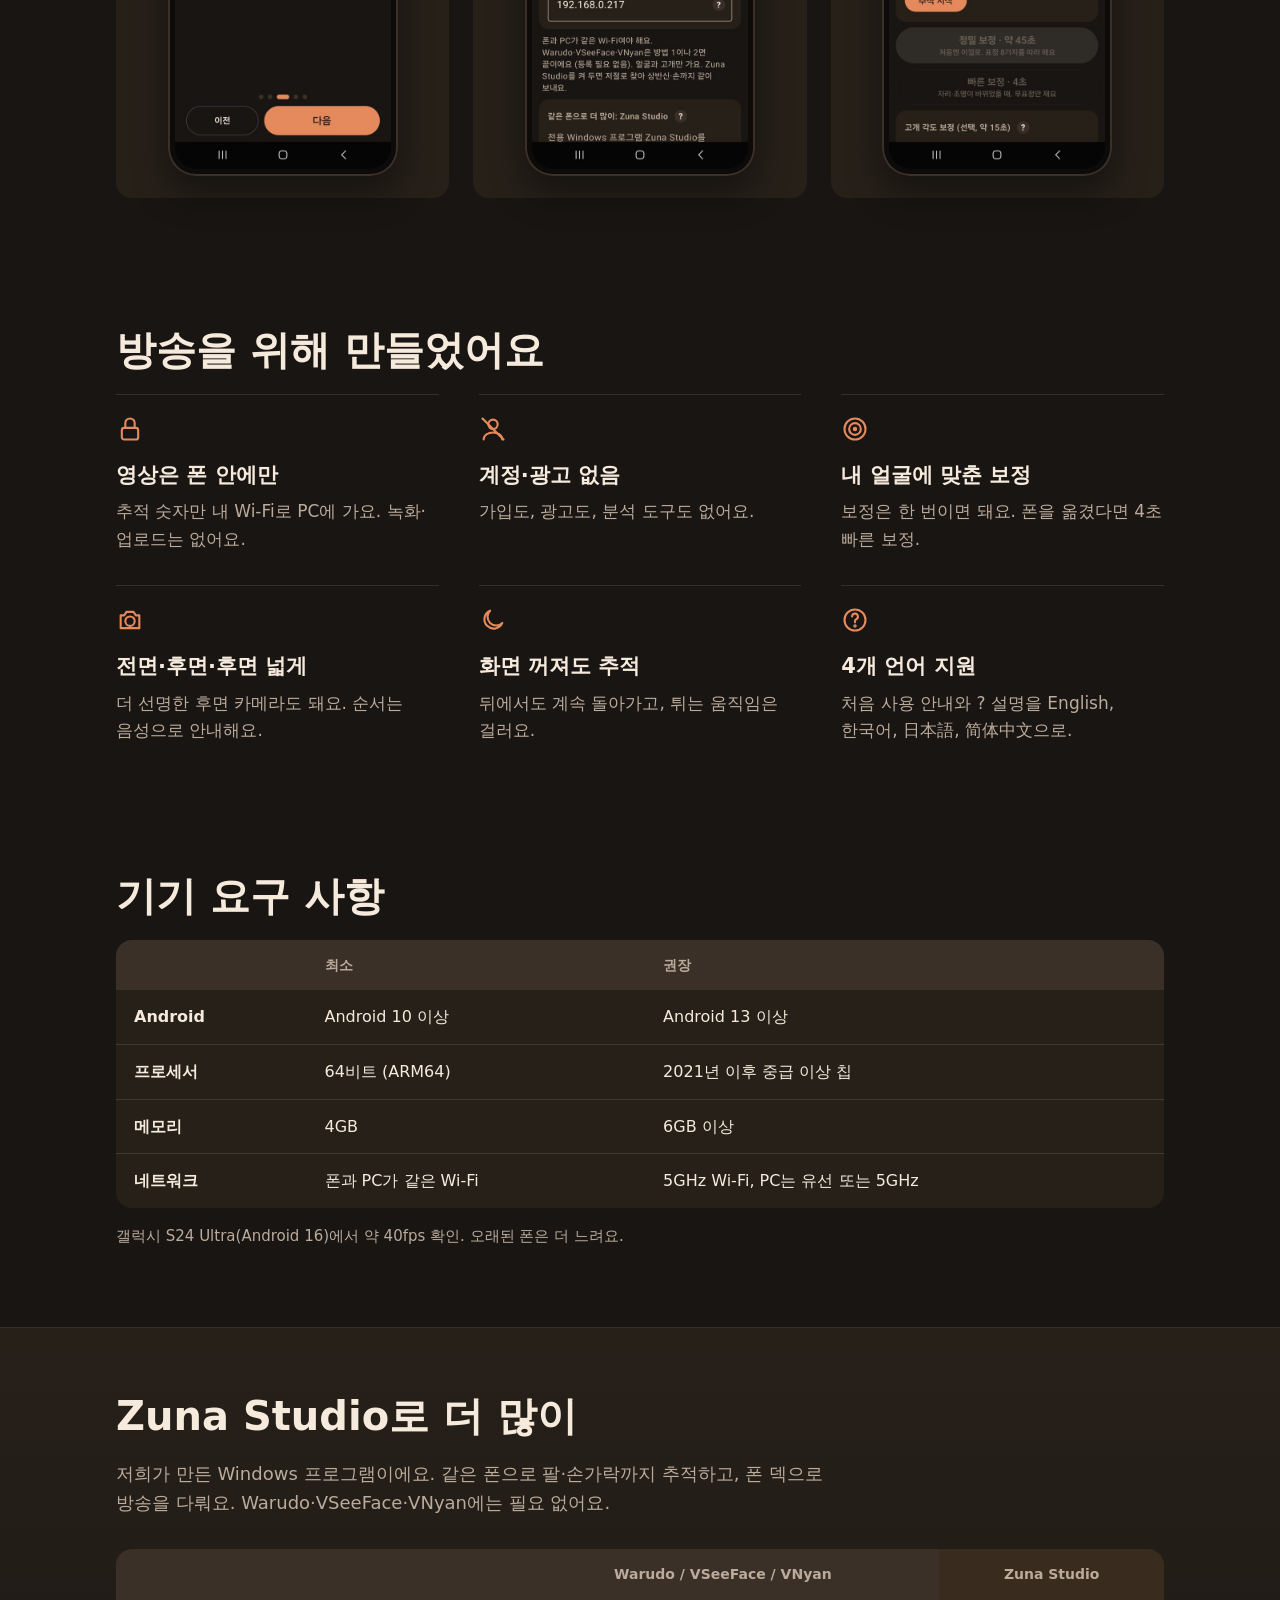
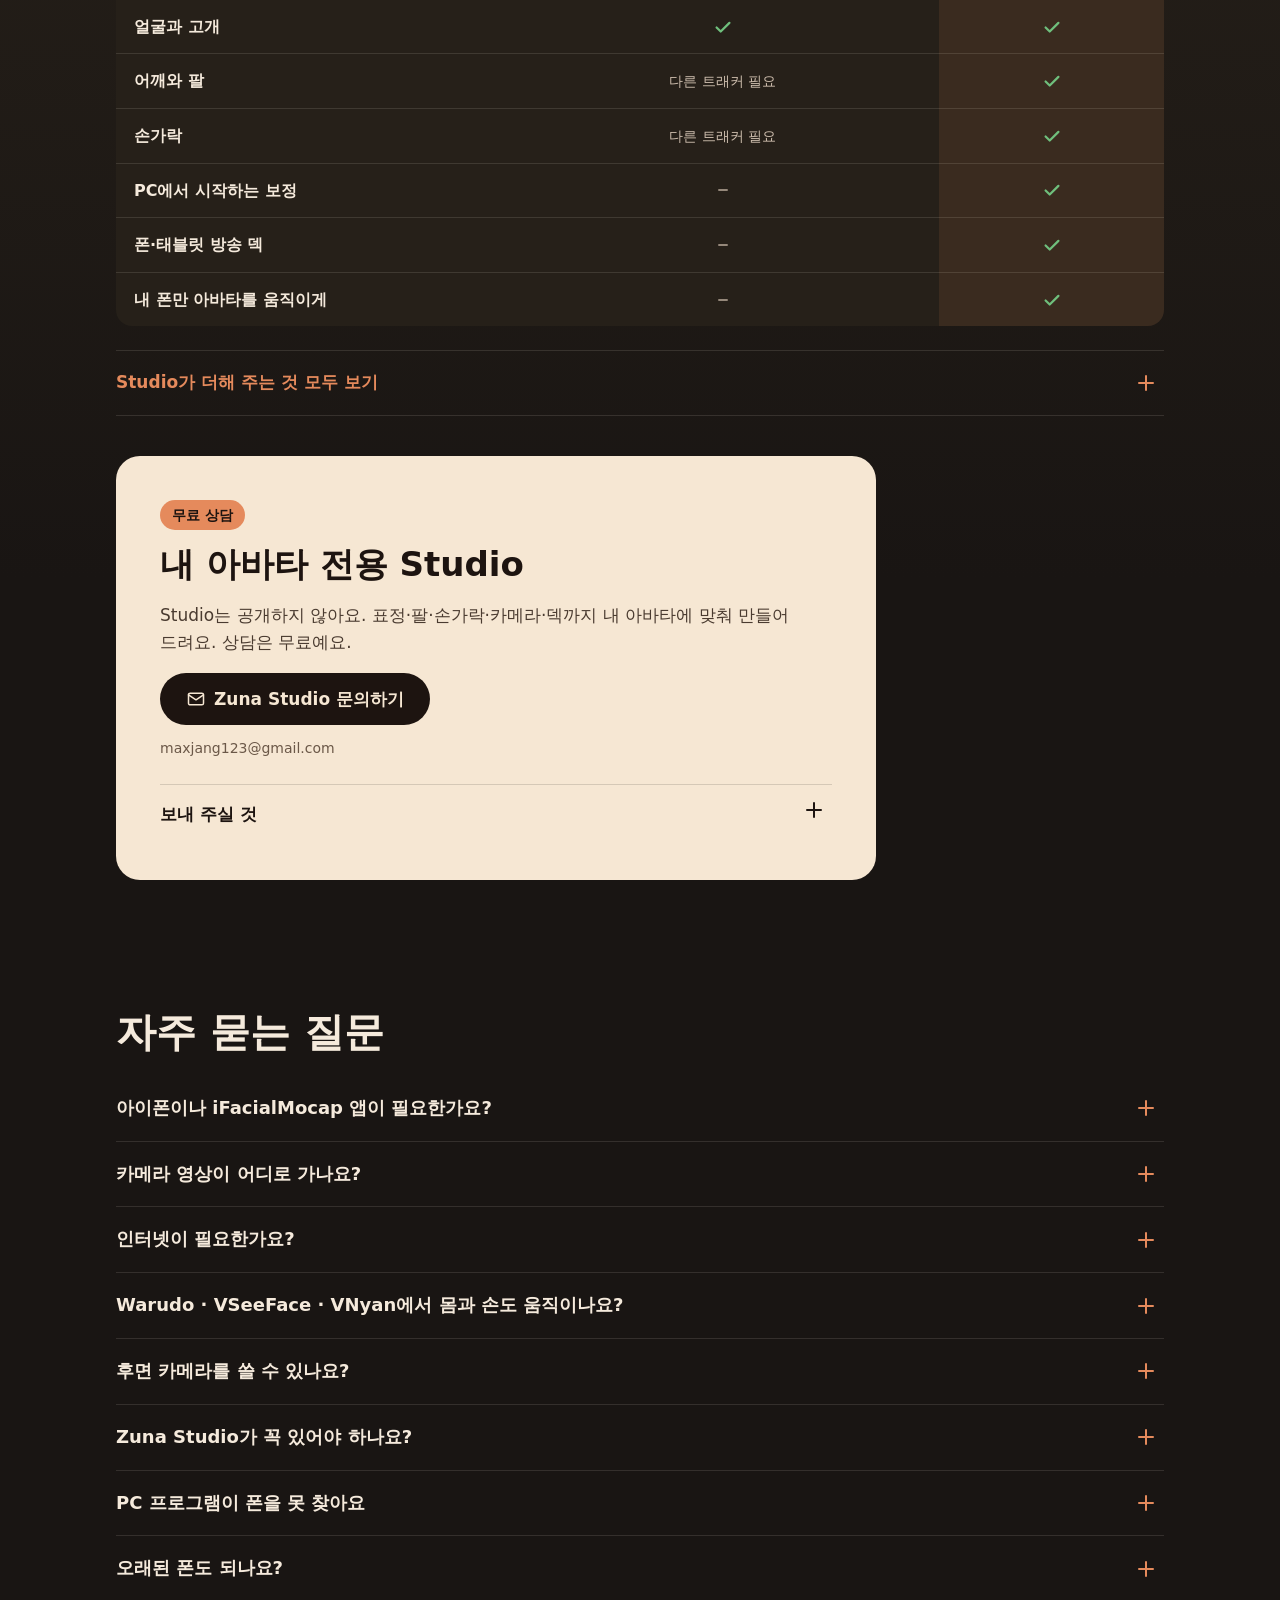
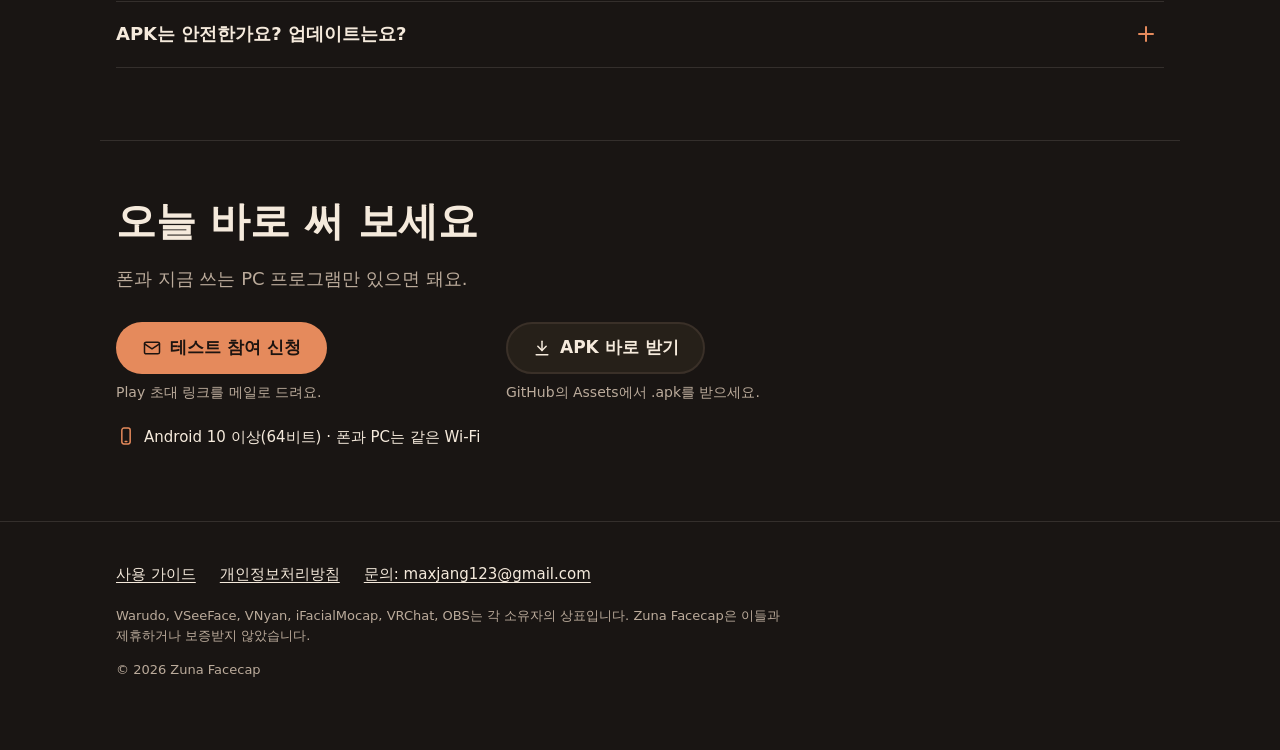
<file: ko/index.html>
<!doctype html>
<html lang="ko">
<head>
  <meta charset="utf-8">
  <meta name="viewport" content="width=device-width, initial-scale=1">
  <title>Zuna Facecap — Warudo·VSeeFace·VNyan용 안드로이드 얼굴 트래커</title>
  <meta name="description" content="안드로이드 폰을 Warudo·VSeeFace·VNyan용 얼굴 트래커로. 아이폰 없이, 영상은 폰 안에만.">
  <meta name="robots" content="index, follow, max-image-preview:large">
  <meta name="theme-color" content="#191513">
  <link rel="canonical" href="https://zunattang.github.io/zuna-facecap-releases/ko/">
  <link rel="alternate" hreflang="en" href="https://zunattang.github.io/zuna-facecap-releases/">
  <link rel="alternate" hreflang="ko" href="https://zunattang.github.io/zuna-facecap-releases/ko/">
  <link rel="alternate" hreflang="ja" href="https://zunattang.github.io/zuna-facecap-releases/ja/">
  <link rel="alternate" hreflang="zh-CN" href="https://zunattang.github.io/zuna-facecap-releases/zh-CN/">
  <link rel="alternate" hreflang="x-default" href="https://zunattang.github.io/zuna-facecap-releases/">
  <meta property="og:type" content="website">
  <meta property="og:site_name" content="Zuna Facecap">
  <meta property="og:locale" content="ko_KR">
  <meta property="og:locale:alternate" content="en_US">
  <meta property="og:locale:alternate" content="ja_JP">
  <meta property="og:locale:alternate" content="zh_CN">
  <meta property="og:title" content="Zuna Facecap — Warudo·VSeeFace·VNyan용 안드로이드 얼굴 트래커">
  <meta property="og:description" content="안드로이드 폰을 Warudo·VSeeFace·VNyan용 얼굴 트래커로. 아이폰 없이, 영상은 폰 안에만.">
  <meta property="og:url" content="https://zunattang.github.io/zuna-facecap-releases/ko/">
  <meta property="og:image" content="https://zunattang.github.io/zuna-facecap-releases/assets/og-ko.png">
  <meta property="og:image:width" content="1200">
  <meta property="og:image:height" content="630">
  <meta property="og:image:alt" content="안드로이드 폰이 얼굴 트래커가 돼요">
  <meta name="twitter:card" content="summary_large_image">
  <meta name="twitter:title" content="Zuna Facecap — Warudo·VSeeFace·VNyan용 안드로이드 얼굴 트래커">
  <meta name="twitter:description" content="안드로이드 폰을 Warudo·VSeeFace·VNyan용 얼굴 트래커로. 아이폰 없이, 영상은 폰 안에만.">
  <meta name="twitter:image" content="https://zunattang.github.io/zuna-facecap-releases/assets/og-ko.png">
  <link rel="icon" type="image/png" sizes="32x32" href="../assets/favicon-32.png">
  <link rel="apple-touch-icon" href="../assets/apple-touch-icon.png">
  <link rel="stylesheet" href="../assets/site.css">
  <script type="application/ld+json">{"@context":"https://schema.org","@type":"WebSite","name":"Zuna Facecap","url":"https://zunattang.github.io/zuna-facecap-releases/","inLanguage":["en","ko","ja","zh-CN"],"publisher":{"@type":"Organization","name":"Zuna Facecap","url":"https://zunattang.github.io/zuna-facecap-releases/","email":"maxjang123@gmail.com"}}</script>
  <script type="application/ld+json">{"@context":"https://schema.org","@type":"MobileApplication","@id":"https://zunattang.github.io/zuna-facecap-releases/#app","name":"Zuna Facecap","url":"https://zunattang.github.io/zuna-facecap-releases/ko/","inLanguage":"ko","description":"안드로이드 폰을 Warudo·VSeeFace·VNyan용 얼굴 트래커로. 아이폰 없이, 영상은 폰 안에만.","operatingSystem":"Android 10+","applicationCategory":"MultimediaApplication","softwareRequirements":"Android 10 이상(64비트) · 폰과 PC는 같은 Wi-Fi","featureList":["영상은 폰 안에만","계정·광고 없음","내 얼굴에 맞춘 보정","전면·후면·후면 넓게","화면 꺼져도 추적","4개 언어 지원"],"screenshot":"https://zunattang.github.io/zuna-facecap-releases/assets/img/ko/home.jpg","image":"https://zunattang.github.io/zuna-facecap-releases/assets/og-ko.png","downloadUrl":"https://github.com/ZunaTtang/zuna-facecap-releases/releases/latest","publisher":{"@type":"Organization","name":"Zuna Facecap","url":"https://zunattang.github.io/zuna-facecap-releases/","email":"maxjang123@gmail.com"}}</script>
  <script type="application/ld+json">{"@context":"https://schema.org","@type":"HowTo","name":"3단계면 끝","inLanguage":"ko","description":"폰과 PC를 같은 Wi-Fi에 연결하세요.","step":[{"@type":"HowToStep","position":1,"name":"폰 세우기","text":"얼굴에서 30–50cm, 눈높이에 두고 조명은 앞에서.","url":"https://zunattang.github.io/zuna-facecap-releases/ko/#how"},{"@type":"HowToStep","position":2,"name":"PC에서 iFacialMocap 고르기","text":"PC 프로그램에서 iFacialMocap 트래커를 고르고, 앱에 보이는 폰 주소를 입력해요.","url":"https://zunattang.github.io/zuna-facecap-releases/ko/#how"},{"@type":"HowToStep","position":3,"name":"시작하고 보정","text":"추적 시작을 누르고 보정을 한 번 해요(45초).","url":"https://zunattang.github.io/zuna-facecap-releases/ko/#how"}]}</script>
  <script type="application/ld+json">{"@context":"https://schema.org","@type":"FAQPage","inLanguage":"ko","mainEntity":[{"@type":"Question","name":"아이폰이나 iFacialMocap 앱이 필요한가요?","acceptedAnswer":{"@type":"Answer","text":"아니요. PC 프로그램은 Zuna Facecap을 iFacialMocap으로 인식해요."}},{"@type":"Question","name":"카메라 영상이 어디로 가나요?","acceptedAnswer":{"@type":"Answer","text":"아니요. 영상은 폰에 남고, 추적 숫자만 PC로 가요."}},{"@type":"Question","name":"인터넷이 필요한가요?","acceptedAnswer":{"@type":"Answer","text":"아니요. 내 Wi-Fi 안에서 돌아가요. 인터넷은 업데이트 확인에만 써요."}},{"@type":"Question","name":"Warudo · VSeeFace · VNyan에서 몸과 손도 움직이나요?","acceptedAnswer":{"@type":"Answer","text":"얼굴과 고개만 움직여요. 팔·손가락은 Zuna Studio로."}},{"@type":"Question","name":"후면 카메라를 쓸 수 있나요?","acceptedAnswer":{"@type":"Answer","text":"네. 설정 → 카메라 → 후면 또는 후면 넓게. 음성 안내를 켜 두세요."}},{"@type":"Question","name":"Zuna Studio가 꼭 있어야 하나요?","acceptedAnswer":{"@type":"Answer","text":"Warudo·VSeeFace·VNyan에는 필요 없어요. 더 많은 기능은 요청하면 받을 수 있어요."}},{"@type":"Question","name":"PC 프로그램이 폰을 못 찾아요","acceptedAnswer":{"@type":"Answer","text":"같은 Wi-Fi인지(손님용 X), Windows 방화벽에서 '개인 네트워크'를 허용했는지, VPN이 꺼졌는지, 폰 주소가 최신인지 확인하세요."}},{"@type":"Question","name":"오래된 폰도 되나요?","acceptedAnswer":{"@type":"Answer","text":"Android 10 이상, 64비트 칩이면 돼요. 느리다면 상반신·손·60fps 추적을 끄세요."}},{"@type":"Question","name":"APK는 안전한가요? 업데이트는요?","acceptedAnswer":{"@type":"Answer","text":"저희가 서명한 테스트판이에요. 'Zuna Facecap Dev'로 설치되고, GitHub 업데이트를 앱에서 알려 줘요. 일반 앱처럼 지울 수 있어요."}}]}</script>
</head>
<body>
<a class="skip" href="#main">본문으로 건너뛰기</a>
<header class="top"><div class="wrap">
  <a class="brand" href="../ko/"><img src="../assets/icon-64.png" alt="" width="32" height="32">Zuna Facecap</a>
  <nav aria-label="Sections"><a href="#how">쓰는 법</a><a href="#studio">Zuna Studio</a><a href="#faq">자주 묻는 질문</a><a href="../ko/guide/">사용 가이드</a></nav>
  <div class="langs" aria-label="언어"><a href="../" hreflang="en" lang="en">EN</a><a href="../ko/" hreflang="ko" lang="ko" aria-current="page">한국어</a><a href="../ja/" hreflang="ja" lang="ja">日本語</a><a href="../zh-CN/" hreflang="zh-CN" lang="zh-CN">中文</a></div>
</div></header>
<main id="main">
<section class="hero"><div class="wrap">
  <div>
    <h1>안드로이드 폰이 얼굴 트래커가 돼요</h1>
    <p class="sub">폰 카메라로 Warudo·VSeeFace·VNyan에서 얼굴을 추적해요. 아이폰은 필요 없어요.</p>
    <div class="ctas">
      <div class="cta"><a class="btn primary" href="mailto:maxjang123@gmail.com?subject=%5BZuna%20Facecap%5D%20%ED%85%8C%EC%8A%A4%ED%8A%B8%20%EC%B0%B8%EC%97%AC%20%EC%8B%A0%EC%B2%AD&amp;body=Play%20%ED%85%8C%EC%8A%A4%ED%8A%B8%EC%97%90%20%EC%93%B8%20Google%20%EA%B3%84%EC%A0%95%20%EC%9D%B4%EB%A9%94%EC%9D%BC%3A%0A%ED%8F%B0%20%EB%AA%A8%EB%8D%B8%EA%B3%BC%20Android%20%EB%B2%84%EC%A0%84%3A%0APC%20%ED%94%84%EB%A1%9C%EA%B7%B8%EB%9E%A8%20%28Warudo%20%2F%20VSeeFace%20%2F%20VNyan%20%2F%20%EA%B8%B0%ED%83%80%29%3A%0A"><svg viewBox="0 0 24 24" fill="none" stroke="currentColor" stroke-width="1.8" stroke-linecap="round" stroke-linejoin="round" aria-hidden="true"><rect x="3" y="5" width="18" height="14" rx="2"/><path d="M3 7l9 6 9-6"/></svg>테스트 참여 신청</a><p>Play 초대 링크를 메일로 드려요.</p></div>
      <div class="cta"><a class="btn ghost" href="https://github.com/ZunaTtang/zuna-facecap-releases/releases/latest"><svg viewBox="0 0 24 24" fill="none" stroke="currentColor" stroke-width="1.8" stroke-linecap="round" stroke-linejoin="round" aria-hidden="true"><path d="M12 4v11"/><path d="M7 10l5 5 5-5"/><path d="M5 20h14"/></svg>APK 바로 받기</a><p>GitHub의 Assets에서 .apk를 받으세요.</p></div>
    </div>
    <p class="req-line"><svg viewBox="0 0 24 24" fill="none" stroke="currentColor" stroke-width="1.8" stroke-linecap="round" stroke-linejoin="round" aria-hidden="true"><rect x="7" y="2.5" width="10" height="19" rx="2.5"/><path d="M11 18.5h2"/></svg>Android 10 이상(64비트) · 폰과 PC는 같은 Wi-Fi</p>
    <a class="guide-link" href="../ko/guide/">사용 가이드<svg viewBox="0 0 24 24" fill="none" stroke="currentColor" stroke-width="1.8" stroke-linecap="round" stroke-linejoin="round" aria-hidden="true"><path d="M5 12h14"/><path d="M13 6l6 6-6 6"/></svg></a>
  </div>
  <div class="stage">
    <div class="phone"><img src="../assets/img/ko/home.jpg" width="540" height="1170" alt="Zuna Facecap 홈 화면: 시바견 캐릭터가 내 표정을 따라 해요" fetchpriority="high"></div>
    <p class="signal"><svg viewBox="0 0 24 24" fill="none" stroke="currentColor" stroke-width="1.8" stroke-linecap="round" stroke-linejoin="round" aria-hidden="true"><path d="M2.5 9a14 14 0 0 1 19 0"/><path d="M5.5 12.5a9.5 9.5 0 0 1 13 0"/><path d="M8.7 16a5 5 0 0 1 6.6 0"/><circle cx="12" cy="19.2" r=".9"/></svg><span>iFacialMocap · Wi-Fi → PC</span></p>
  </div>
</div></section>
<section class="works" aria-label="함께 쓰는 프로그램"><div class="wrap">
  <p class="works-label">함께 쓰는 프로그램</p>
  <ul class="apps"><li>Warudo</li><li>VSeeFace</li><li>VNyan</li></ul>
  <p class="more">iFacialMocap을 지원하는 프로그램이면 다 돼요. VMC 프로그램도 지원해요(고급).</p>
</div></section>
<section class="block" id="how"><div class="wrap">
  <h2>3단계면 끝</h2>
  <p class="lead">폰과 PC를 같은 Wi-Fi에 연결하세요.</p>
  <ol class="steps"><li><div><h3>폰 세우기</h3><p>얼굴에서 30–50cm, 눈높이에 두고 조명은 앞에서.</p></div><div class="phone small"><img src="../assets/img/ko/tutorial-3.jpg" width="540" height="1170" alt="폰 세우기" loading="lazy"></div></li><li><div><h3>PC에서 iFacialMocap 고르기</h3><p>PC 프로그램에서 iFacialMocap 트래커를 고르고, 앱에 보이는 폰 주소를 입력해요.</p></div><div class="phone small"><img src="../assets/img/ko/connect-ways.jpg" width="540" height="1170" alt="PC에서 iFacialMocap 고르기" loading="lazy"></div></li><li><div><h3>시작하고 보정</h3><p>추적 시작을 누르고 보정을 한 번 해요(45초).</p></div><div class="phone small"><img src="../assets/img/ko/calibrate.jpg" width="540" height="1170" alt="시작하고 보정" loading="lazy"></div></li></ol>
</div></section>
<section class="block" id="features"><div class="wrap">
  <h2>방송을 위해 만들었어요</h2>
  <ul class="features"><li class="feature"><svg viewBox="0 0 24 24" fill="none" stroke="currentColor" stroke-width="1.8" stroke-linecap="round" stroke-linejoin="round" aria-hidden="true"><rect x="5" y="11" width="14" height="10" rx="2"/><path d="M8 11V7a4 4 0 0 1 8 0v4"/></svg><h3>영상은 폰 안에만</h3><p>추적 숫자만 내 Wi-Fi로 PC에 가요. 녹화·업로드는 없어요.</p></li><li class="feature"><svg viewBox="0 0 24 24" fill="none" stroke="currentColor" stroke-width="1.8" stroke-linecap="round" stroke-linejoin="round" aria-hidden="true"><circle cx="12" cy="8" r="4"/><path d="M4 21c0-4 4-6 8-6s8 2 8 6"/><path d="M3 3l18 18"/></svg><h3>계정·광고 없음</h3><p>가입도, 광고도, 분석 도구도 없어요.</p></li><li class="feature"><svg viewBox="0 0 24 24" fill="none" stroke="currentColor" stroke-width="1.8" stroke-linecap="round" stroke-linejoin="round" aria-hidden="true"><circle cx="12" cy="12" r="9"/><circle cx="12" cy="12" r="5"/><circle cx="12" cy="12" r="1"/></svg><h3>내 얼굴에 맞춘 보정</h3><p>보정은 한 번이면 돼요. 폰을 옮겼다면 4초 빠른 보정.</p></li><li class="feature"><svg viewBox="0 0 24 24" fill="none" stroke="currentColor" stroke-width="1.8" stroke-linecap="round" stroke-linejoin="round" aria-hidden="true"><path d="M4 8h3l2-3h6l2 3h3v11H4z"/><circle cx="12" cy="13" r="4"/></svg><h3>전면·후면·후면 넓게</h3><p>더 선명한 후면 카메라도 돼요. 순서는 음성으로 안내해요.</p></li><li class="feature"><svg viewBox="0 0 24 24" fill="none" stroke="currentColor" stroke-width="1.8" stroke-linecap="round" stroke-linejoin="round" aria-hidden="true"><path d="M20 14.5A8 8 0 1 1 9.5 4a6.5 6.5 0 0 0 10.5 10.5z"/></svg><h3>화면 꺼져도 추적</h3><p>뒤에서도 계속 돌아가고, 튀는 움직임은 걸러요.</p></li><li class="feature"><svg viewBox="0 0 24 24" fill="none" stroke="currentColor" stroke-width="1.8" stroke-linecap="round" stroke-linejoin="round" aria-hidden="true"><circle cx="12" cy="12" r="9"/><path d="M9.5 9a2.5 2.5 0 1 1 3.5 2.3c-.6.3-1 .9-1 1.6V14"/><circle cx="12" cy="17.2" r=".6"/></svg><h3>4개 언어 지원</h3><p>처음 사용 안내와 ? 설명을 English, 한국어, 日本語, 简体中文으로.</p></li></ul>
</div></section>
<section class="block" id="requirements"><div class="wrap">
  <h2>기기 요구 사항</h2>
  <div class="table-wrap"><table><thead><tr><th scope="col"></th><th scope="col">최소</th><th scope="col">권장</th></tr></thead><tbody><tr><th scope="row">Android</th><td>Android 10 이상</td><td>Android 13 이상</td></tr><tr><th scope="row">프로세서</th><td>64비트 (ARM64)</td><td>2021년 이후 중급 이상 칩</td></tr><tr><th scope="row">메모리</th><td>4GB</td><td>6GB 이상</td></tr><tr><th scope="row">네트워크</th><td>폰과 PC가 같은 Wi-Fi</td><td>5GHz Wi-Fi, PC는 유선 또는 5GHz</td></tr></tbody></table></div>
  <p class="note">갤럭시 S24 Ultra(Android 16)에서 약 40fps 확인. 오래된 폰은 더 느려요.</p>
</div></section>
<section class="block studio" id="studio"><div class="wrap">
  <h2>Zuna Studio로 더 많이</h2>
  <p class="lead">저희가 만든 Windows 프로그램이에요. 같은 폰으로 팔·손가락까지 추적하고, 폰 덱으로 방송을 다뤄요. Warudo·VSeeFace·VNyan에는 필요 없어요.</p>
  <div class="table-wrap"><table class="compare"><thead><tr><th scope="col"><span class="sr">기능</span></th><th scope="col">Warudo / VSeeFace / VNyan</th><th scope="col" class="col-studio">Zuna Studio</th></tr></thead><tbody><tr><th scope="row">얼굴과 고개</th><td><span class="yes"><svg viewBox="0 0 24 24" fill="none" stroke="currentColor" stroke-width="1.8" stroke-linecap="round" stroke-linejoin="round" aria-hidden="true"><path d="M5 12.5l4.5 4.5L19 7.5"/></svg><span class="sr">됨</span></span></td><td class="col-studio"><span class="yes"><svg viewBox="0 0 24 24" fill="none" stroke="currentColor" stroke-width="1.8" stroke-linecap="round" stroke-linejoin="round" aria-hidden="true"><path d="M5 12.5l4.5 4.5L19 7.5"/></svg><span class="sr">됨</span></span></td></tr><tr><th scope="row">어깨와 팔</th><td><span class="no">다른 트래커 필요</span></td><td class="col-studio"><span class="yes"><svg viewBox="0 0 24 24" fill="none" stroke="currentColor" stroke-width="1.8" stroke-linecap="round" stroke-linejoin="round" aria-hidden="true"><path d="M5 12.5l4.5 4.5L19 7.5"/></svg><span class="sr">됨</span></span></td></tr><tr><th scope="row">손가락</th><td><span class="no">다른 트래커 필요</span></td><td class="col-studio"><span class="yes"><svg viewBox="0 0 24 24" fill="none" stroke="currentColor" stroke-width="1.8" stroke-linecap="round" stroke-linejoin="round" aria-hidden="true"><path d="M5 12.5l4.5 4.5L19 7.5"/></svg><span class="sr">됨</span></span></td></tr><tr><th scope="row">PC에서 시작하는 보정</th><td><span class="no"><svg viewBox="0 0 24 24" fill="none" stroke="currentColor" stroke-width="1.8" stroke-linecap="round" stroke-linejoin="round" aria-hidden="true"><path d="M7 12h10"/></svg><span class="sr">안 됨</span></span></td><td class="col-studio"><span class="yes"><svg viewBox="0 0 24 24" fill="none" stroke="currentColor" stroke-width="1.8" stroke-linecap="round" stroke-linejoin="round" aria-hidden="true"><path d="M5 12.5l4.5 4.5L19 7.5"/></svg><span class="sr">됨</span></span></td></tr><tr><th scope="row">폰·태블릿 방송 덱</th><td><span class="no"><svg viewBox="0 0 24 24" fill="none" stroke="currentColor" stroke-width="1.8" stroke-linecap="round" stroke-linejoin="round" aria-hidden="true"><path d="M7 12h10"/></svg><span class="sr">안 됨</span></span></td><td class="col-studio"><span class="yes"><svg viewBox="0 0 24 24" fill="none" stroke="currentColor" stroke-width="1.8" stroke-linecap="round" stroke-linejoin="round" aria-hidden="true"><path d="M5 12.5l4.5 4.5L19 7.5"/></svg><span class="sr">됨</span></span></td></tr><tr><th scope="row">내 폰만 아바타를 움직이게</th><td><span class="no"><svg viewBox="0 0 24 24" fill="none" stroke="currentColor" stroke-width="1.8" stroke-linecap="round" stroke-linejoin="round" aria-hidden="true"><path d="M7 12h10"/></svg><span class="sr">안 됨</span></span></td><td class="col-studio"><span class="yes"><svg viewBox="0 0 24 24" fill="none" stroke="currentColor" stroke-width="1.8" stroke-linecap="round" stroke-linejoin="round" aria-hidden="true"><path d="M5 12.5l4.5 4.5L19 7.5"/></svg><span class="sr">됨</span></span></td></tr></tbody></table></div>
  <details class="more-box">
    <summary>Studio가 더해 주는 것 모두 보기</summary>
    <div class="groups"><div class="group"><h3>추적</h3><ul><li>같은 카메라로 상반신·팔·손가락</li><li>아바타 체형에 맞춘 팔</li><li>단축키나 덱 버튼으로 빠른 보정</li></ul></div><div class="group"><h3>아바타</h3><ul><li>입 모양 아·이·우·에·오와 마이크 립싱크</li><li>표정 단축키와 자동 표정</li><li>흔들리는 머리카락, 소품, 던지는 아이템</li></ul></div><div class="group"><h3>방송</h3><ul><li>OBS로 바로 가는 투명 배경 (Spout2)</li><li>덱: OBS 장면, 녹화, 다시보기, 음소거</li><li>상황별 배경음악과 한 번에 여러 동작</li></ul></div><div class="group"><h3>안심</h3><ul><li>폰 등록으로 다른 기기 차단</li><li>새 덱 기기는 PC에서 4자리 숫자로 허용</li><li>영상은 폰 밖으로 안 나가요</li></ul></div></div>
    <div class="studio-shots">
      <figure><div class="phone small"><img src="../assets/img/deck.jpg" width="540" height="1170" alt="" loading="lazy"></div><figcaption>폰의 덱</figcaption></figure>
      <figure><div class="phone small"><img src="../assets/img/ko/studio-note.jpg" width="540" height="1170" alt="" loading="lazy"></div><figcaption>앱 안의 Zuna Studio 안내</figcaption></figure>
    </div>
  </details>
  <div class="offer" id="studio-contact">
    <p class="badge">무료 상담</p>
    <h3>내 아바타 전용 Studio</h3>
    <p>Studio는 공개하지 않아요. 표정·팔·손가락·카메라·덱까지 내 아바타에 맞춰 만들어 드려요. 상담은 무료예요.</p>
    <a class="btn primary" href="mailto:maxjang123@gmail.com?subject=%5BZuna%20Facecap%5D%20Zuna%20Studio%20%EC%82%AC%EC%9A%A9%20%EB%AC%B8%EC%9D%98&amp;body=%EC%9D%B4%EB%A6%84%20%2F%20%EC%B1%84%EB%84%90%3A%0A%EC%93%B0%EA%B3%A0%20%EC%8B%B6%EC%9D%80%20%EA%B8%B0%EB%8A%A5%20%28%EB%8D%B1%2C%20%EC%83%81%EB%B0%98%EC%8B%A0%C2%B7%EC%86%90%2C%20PC%EC%97%90%EC%84%9C%20%EB%B3%B4%EC%A0%95%2C%20%EA%B8%B0%ED%83%80%29%3A%0A%0A%EC%95%84%EB%B0%94%ED%83%80%20%28VRChat%20%EC%95%84%EB%B0%94%ED%83%80%20%2F%20FBX%20%2F%20VRM%29%3A%0A%ED%91%9C%EC%A0%95%20%EC%85%B0%EC%9D%B4%ED%94%84%ED%82%A4%20%28ARKit%20%2F%20VRChat%20%EC%9E%85%20%EB%AA%A8%EC%96%91%20%2F%20VRM%20%2F%20%EC%97%86%EC%9D%8C%20%2F%20%EB%AA%A8%EB%A6%84%29%3A%0A%EC%85%B0%EC%9D%B4%EB%8D%94%EC%99%80%20%EB%B2%84%EC%A0%84%3A%0A%EB%9D%BC%EC%9D%B4%EC%84%A0%EC%8A%A4%EB%82%98%20%ED%8C%90%EB%A7%A4%20%ED%8E%98%EC%9D%B4%EC%A7%80%20%EB%A7%81%ED%81%AC%3A%0APC%20%28Windows%20%EB%B2%84%EC%A0%84%2C%20%EA%B7%B8%EB%9E%98%ED%94%BD%20%EC%B9%B4%EB%93%9C%29%EC%99%80%20OBS%20Spout2%20%28%EC%9E%88%EC%9D%8C%20%2F%20%EC%97%86%EC%9D%8C%29%3A%0A%0A%EC%95%84%EB%B0%94%ED%83%80%20%ED%8C%8C%EC%9D%BC%EC%9D%80%20%EC%B2%A8%EB%B6%80%20%EB%8C%80%EC%8B%A0%20%EB%8B%A4%EC%9A%B4%EB%A1%9C%EB%93%9C%20%EB%A7%81%ED%81%AC%EB%A1%9C%20%EB%B3%B4%EB%82%B4%20%EC%A3%BC%EC%84%B8%EC%9A%94.%0A"><svg viewBox="0 0 24 24" fill="none" stroke="currentColor" stroke-width="1.8" stroke-linecap="round" stroke-linejoin="round" aria-hidden="true"><rect x="3" y="5" width="18" height="14" rx="2"/><path d="M3 7l9 6 9-6"/></svg>Zuna Studio 문의하기</a>
    <p class="small">maxjang123@gmail.com</p>
    <details class="send">
      <summary>보내 주실 것</summary>
      <ol><li><b>아바타 파일</b><span>VRChat 프로젝트·.unitypackage, Humanoid FBX, 또는 VRM</span></li><li><b>셰이프키</b><span>ARKit·Perfect Sync, VRChat 입 모양, VRM, MMD, 또는 없음</span></li><li><b>셰이더</b><span>이름과 버전 (예: lilToon 2.x)</span></li><li><b>라이선스</b><span>이용 규약이나 판매 페이지. 방송·수정이 허용돼야 해요</span></li><li><b>그 밖에 (선택)</b><span>표정 애니메이션, 옷, 소품, 흔들림</span></li><li><b>사용 환경</b><span>폰, Windows 10/11 64비트(DirectX 12), OBS + Spout2</span></li><li><b>방송 구성 (선택)</b><span>OBS 장면, 배경, 음악, 카메라 구도</span></li></ol>
      <p class="small">파일은 첨부 말고 다운로드 링크로. 비밀번호는 보내지 마세요.</p>
    </details>
  </div>
</div></section>
<section class="block faq" id="faq"><div class="wrap">
  <h2>자주 묻는 질문</h2>
  <details><summary>아이폰이나 iFacialMocap 앱이 필요한가요?</summary><p>아니요. PC 프로그램은 Zuna Facecap을 iFacialMocap으로 인식해요.</p></details><details><summary>카메라 영상이 어디로 가나요?</summary><p>아니요. 영상은 폰에 남고, 추적 숫자만 PC로 가요.</p></details><details><summary>인터넷이 필요한가요?</summary><p>아니요. 내 Wi-Fi 안에서 돌아가요. 인터넷은 업데이트 확인에만 써요.</p></details><details><summary>Warudo · VSeeFace · VNyan에서 몸과 손도 움직이나요?</summary><p>얼굴과 고개만 움직여요. 팔·손가락은 Zuna Studio로.</p></details><details><summary>후면 카메라를 쓸 수 있나요?</summary><p>네. 설정 → 카메라 → 후면 또는 후면 넓게. 음성 안내를 켜 두세요.</p></details><details><summary>Zuna Studio가 꼭 있어야 하나요?</summary><p>Warudo·VSeeFace·VNyan에는 필요 없어요. 더 많은 기능은 요청하면 받을 수 있어요.</p></details><details><summary>PC 프로그램이 폰을 못 찾아요</summary><p>같은 Wi-Fi인지(손님용 X), Windows 방화벽에서 &#x27;개인 네트워크&#x27;를 허용했는지, VPN이 꺼졌는지, 폰 주소가 최신인지 확인하세요.</p></details><details><summary>오래된 폰도 되나요?</summary><p>Android 10 이상, 64비트 칩이면 돼요. 느리다면 상반신·손·60fps 추적을 끄세요.</p></details><details><summary>APK는 안전한가요? 업데이트는요?</summary><p>저희가 서명한 테스트판이에요. &#x27;Zuna Facecap Dev&#x27;로 설치되고, GitHub 업데이트를 앱에서 알려 줘요. 일반 앱처럼 지울 수 있어요.</p></details>
</div></section>
<section class="final"><div class="wrap">
  <h2>오늘 바로 써 보세요</h2>
  <p class="lead">폰과 지금 쓰는 PC 프로그램만 있으면 돼요.</p>
  <div class="ctas">
      <div class="cta"><a class="btn primary" href="mailto:maxjang123@gmail.com?subject=%5BZuna%20Facecap%5D%20%ED%85%8C%EC%8A%A4%ED%8A%B8%20%EC%B0%B8%EC%97%AC%20%EC%8B%A0%EC%B2%AD&amp;body=Play%20%ED%85%8C%EC%8A%A4%ED%8A%B8%EC%97%90%20%EC%93%B8%20Google%20%EA%B3%84%EC%A0%95%20%EC%9D%B4%EB%A9%94%EC%9D%BC%3A%0A%ED%8F%B0%20%EB%AA%A8%EB%8D%B8%EA%B3%BC%20Android%20%EB%B2%84%EC%A0%84%3A%0APC%20%ED%94%84%EB%A1%9C%EA%B7%B8%EB%9E%A8%20%28Warudo%20%2F%20VSeeFace%20%2F%20VNyan%20%2F%20%EA%B8%B0%ED%83%80%29%3A%0A"><svg viewBox="0 0 24 24" fill="none" stroke="currentColor" stroke-width="1.8" stroke-linecap="round" stroke-linejoin="round" aria-hidden="true"><rect x="3" y="5" width="18" height="14" rx="2"/><path d="M3 7l9 6 9-6"/></svg>테스트 참여 신청</a><p>Play 초대 링크를 메일로 드려요.</p></div>
      <div class="cta"><a class="btn ghost" href="https://github.com/ZunaTtang/zuna-facecap-releases/releases/latest"><svg viewBox="0 0 24 24" fill="none" stroke="currentColor" stroke-width="1.8" stroke-linecap="round" stroke-linejoin="round" aria-hidden="true"><path d="M12 4v11"/><path d="M7 10l5 5 5-5"/><path d="M5 20h14"/></svg>APK 바로 받기</a><p>GitHub의 Assets에서 .apk를 받으세요.</p></div>
    </div>
    <p class="req-line"><svg viewBox="0 0 24 24" fill="none" stroke="currentColor" stroke-width="1.8" stroke-linecap="round" stroke-linejoin="round" aria-hidden="true"><rect x="7" y="2.5" width="10" height="19" rx="2.5"/><path d="M11 18.5h2"/></svg>Android 10 이상(64비트) · 폰과 PC는 같은 Wi-Fi</p>
</div></section>
</main>
<footer><div class="wrap">
  <div class="links">
    <a href="../ko/guide/">사용 가이드</a>
    <a href="../privacy/ko/">개인정보처리방침</a>
    <a href="mailto:maxjang123@gmail.com">문의: maxjang123@gmail.com</a>
  </div>
  <p class="tm">Warudo, VSeeFace, VNyan, iFacialMocap, VRChat, OBS는 각 소유자의 상표입니다. Zuna Facecap은 이들과 제휴하거나 보증받지 않았습니다.</p>
  <p class="tm">© 2026 Zuna Facecap</p>
</div></footer>
</body>
</html>
</file>
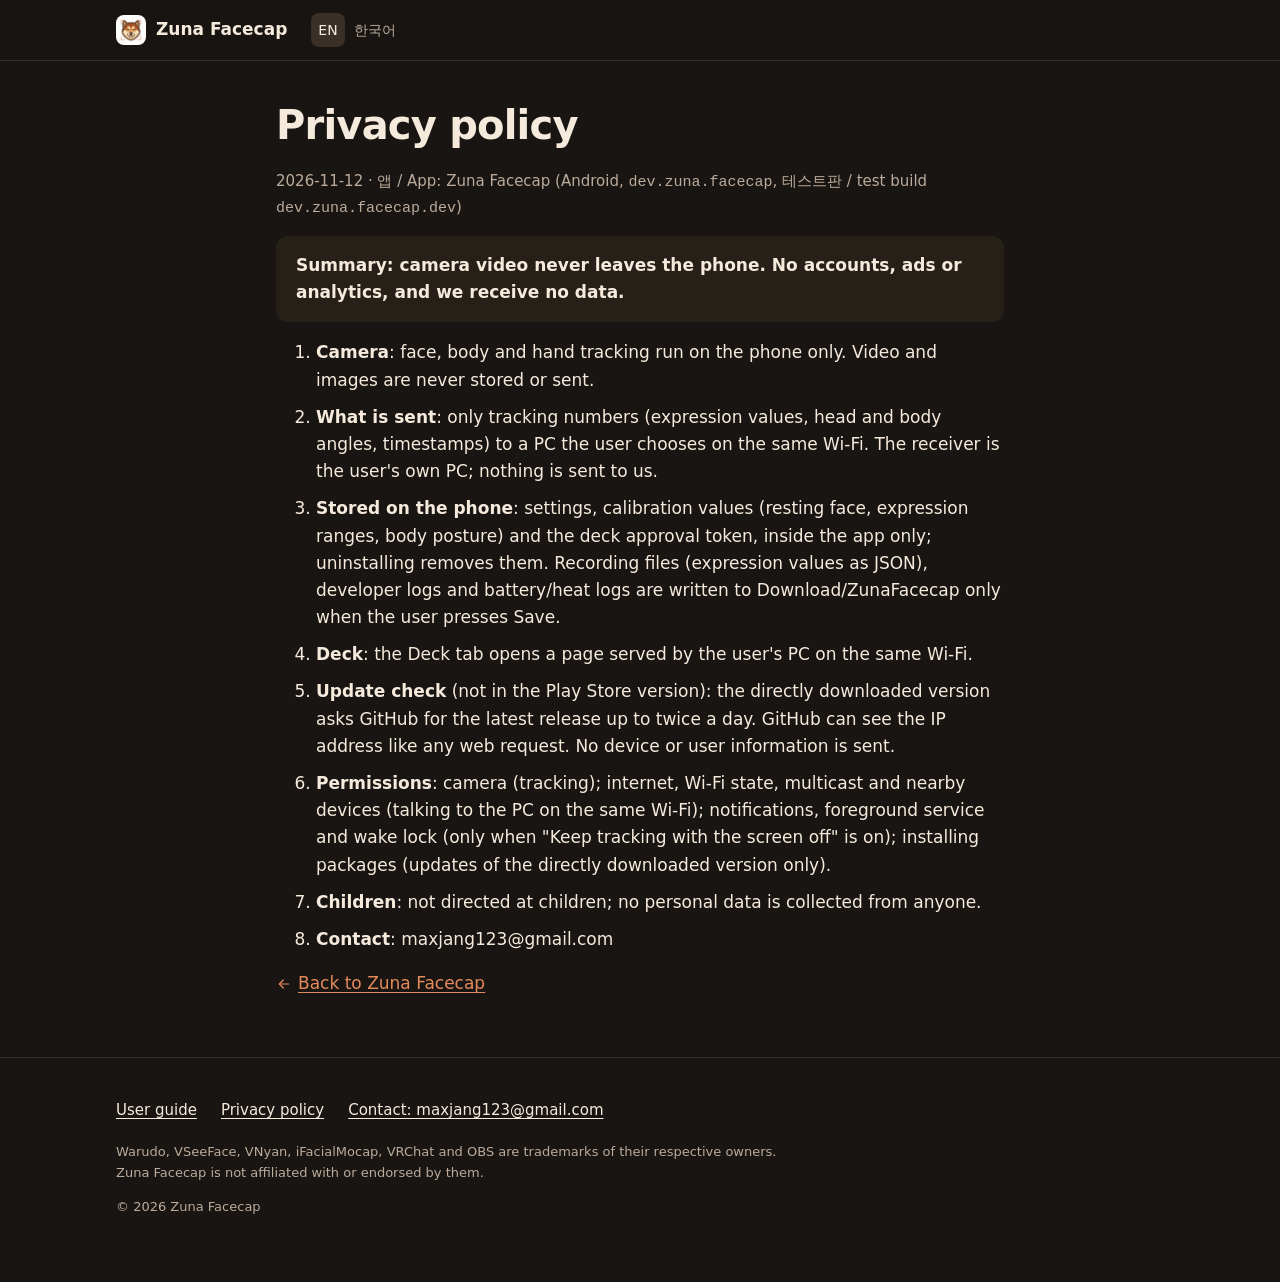
<file: privacy/index.html>
<!doctype html>
<html lang="en">
<head>
  <meta charset="utf-8">
  <meta name="viewport" content="width=device-width, initial-scale=1">
  <title>Privacy policy — Zuna Facecap</title>
  <meta name="description" content="Summary: camera video never leaves the phone. No accounts, ads or analytics, and we receive no data.">
  <meta name="robots" content="index, follow, max-image-preview:large">
  <meta name="theme-color" content="#191513">
  <link rel="canonical" href="https://zunattang.github.io/zuna-facecap-releases/privacy/">
  <link rel="alternate" hreflang="en" href="https://zunattang.github.io/zuna-facecap-releases/privacy/">
  <link rel="alternate" hreflang="ko" href="https://zunattang.github.io/zuna-facecap-releases/privacy/ko/">
  <link rel="alternate" hreflang="x-default" href="https://zunattang.github.io/zuna-facecap-releases/privacy/">
  <meta property="og:type" content="website">
  <meta property="og:site_name" content="Zuna Facecap">
  <meta property="og:locale" content="en_US">
  <meta property="og:locale:alternate" content="ko_KR">
  <meta property="og:title" content="Privacy policy — Zuna Facecap">
  <meta property="og:description" content="Summary: camera video never leaves the phone. No accounts, ads or analytics, and we receive no data.">
  <meta property="og:url" content="https://zunattang.github.io/zuna-facecap-releases/privacy/">
  <meta property="og:image" content="https://zunattang.github.io/zuna-facecap-releases/assets/og-en.png">
  <meta property="og:image:width" content="1200">
  <meta property="og:image:height" content="630">
  <meta property="og:image:alt" content="Your Android phone is a face tracker">
  <meta name="twitter:card" content="summary_large_image">
  <meta name="twitter:title" content="Privacy policy — Zuna Facecap">
  <meta name="twitter:description" content="Summary: camera video never leaves the phone. No accounts, ads or analytics, and we receive no data.">
  <meta name="twitter:image" content="https://zunattang.github.io/zuna-facecap-releases/assets/og-en.png">
  <link rel="icon" type="image/png" sizes="32x32" href="../assets/favicon-32.png">
  <link rel="apple-touch-icon" href="../assets/apple-touch-icon.png">
  <link rel="stylesheet" href="../assets/site.css">
</head>
<body>
<a class="skip" href="#main">Skip to content</a>
<header class="top"><div class="wrap">
  <a class="brand" href="../"><img src="../assets/icon-64.png" alt="" width="32" height="32">Zuna Facecap</a>
  
  <div class="langs" aria-label="Language"><a href="../privacy/" hreflang="en" lang="en" aria-current="page">EN</a><a href="../privacy/ko/" hreflang="ko" lang="ko">한국어</a></div>
</div></header>
<main id="main" class="wrap doc">
  <h1>Privacy policy</h1>
  <p class="meta">2026-11-12 · 앱 / App: Zuna Facecap (Android, <code>dev.zuna.facecap</code>, 테스트판 / test build <code>dev.zuna.facecap.dev</code>)</p>
  <p class="summary">Summary: camera video never leaves the phone. No accounts, ads or analytics, and we receive no data.</p>
  <ol><li><b>Camera</b>: face, body and hand tracking run on the phone only. Video and images are never stored or sent.</li><li><b>What is sent</b>: only tracking numbers (expression values, head and body angles, timestamps) to a PC the user chooses on the same Wi-Fi. The receiver is the user&#x27;s own PC; nothing is sent to us.</li><li><b>Stored on the phone</b>: settings, calibration values (resting face, expression ranges, body posture) and the deck approval token, inside the app only; uninstalling removes them. Recording files (expression values as JSON), developer logs and battery/heat logs are written to Download/ZunaFacecap only when the user presses Save.</li><li><b>Deck</b>: the Deck tab opens a page served by the user&#x27;s PC on the same Wi-Fi.</li><li><b>Update check</b> (not in the Play Store version): the directly downloaded version asks GitHub for the latest release up to twice a day. GitHub can see the IP address like any web request. No device or user information is sent.</li><li><b>Permissions</b>: camera (tracking); internet, Wi-Fi state, multicast and nearby devices (talking to the PC on the same Wi-Fi); notifications, foreground service and wake lock (only when &quot;Keep tracking with the screen off&quot; is on); installing packages (updates of the directly downloaded version only).</li><li><b>Children</b>: not directed at children; no personal data is collected from anyone.</li><li><b>Contact</b>: maxjang123@gmail.com</li></ol>
  <p><a class="back" href=".././"><svg viewBox="0 0 24 24" fill="none" stroke="currentColor" stroke-width="1.8" stroke-linecap="round" stroke-linejoin="round" aria-hidden="true"><path d="M19 12H5"/><path d="M11 6l-6 6 6 6"/></svg>Back to Zuna Facecap</a></p>
</main>
<footer><div class="wrap">
  <div class="links">
    <a href="../guide/">User guide</a>
    <a href="../privacy/">Privacy policy</a>
    <a href="mailto:maxjang123@gmail.com">Contact: maxjang123@gmail.com</a>
  </div>
  <p class="tm">Warudo, VSeeFace, VNyan, iFacialMocap, VRChat and OBS are trademarks of their respective owners. Zuna Facecap is not affiliated with or endorsed by them.</p>
  <p class="tm">© 2026 Zuna Facecap</p>
</div></footer>
</body>
</html>
</file>
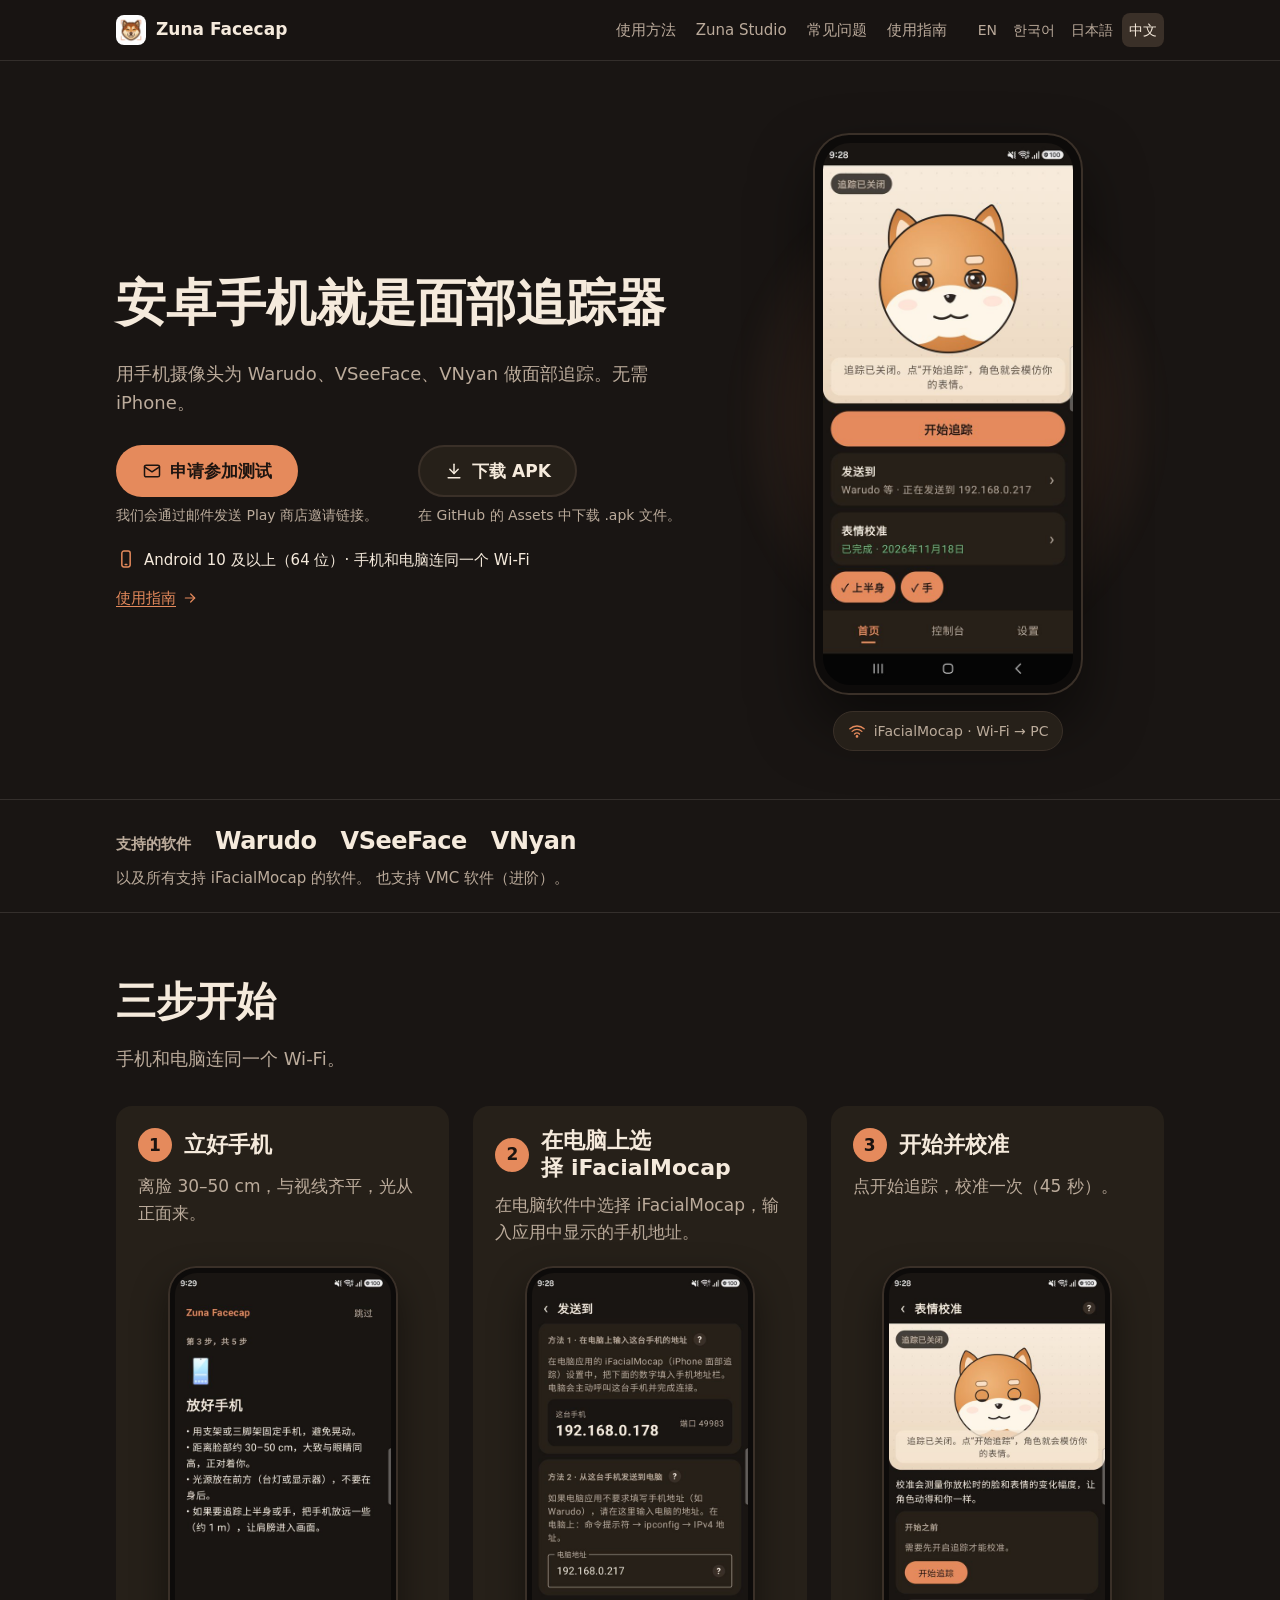
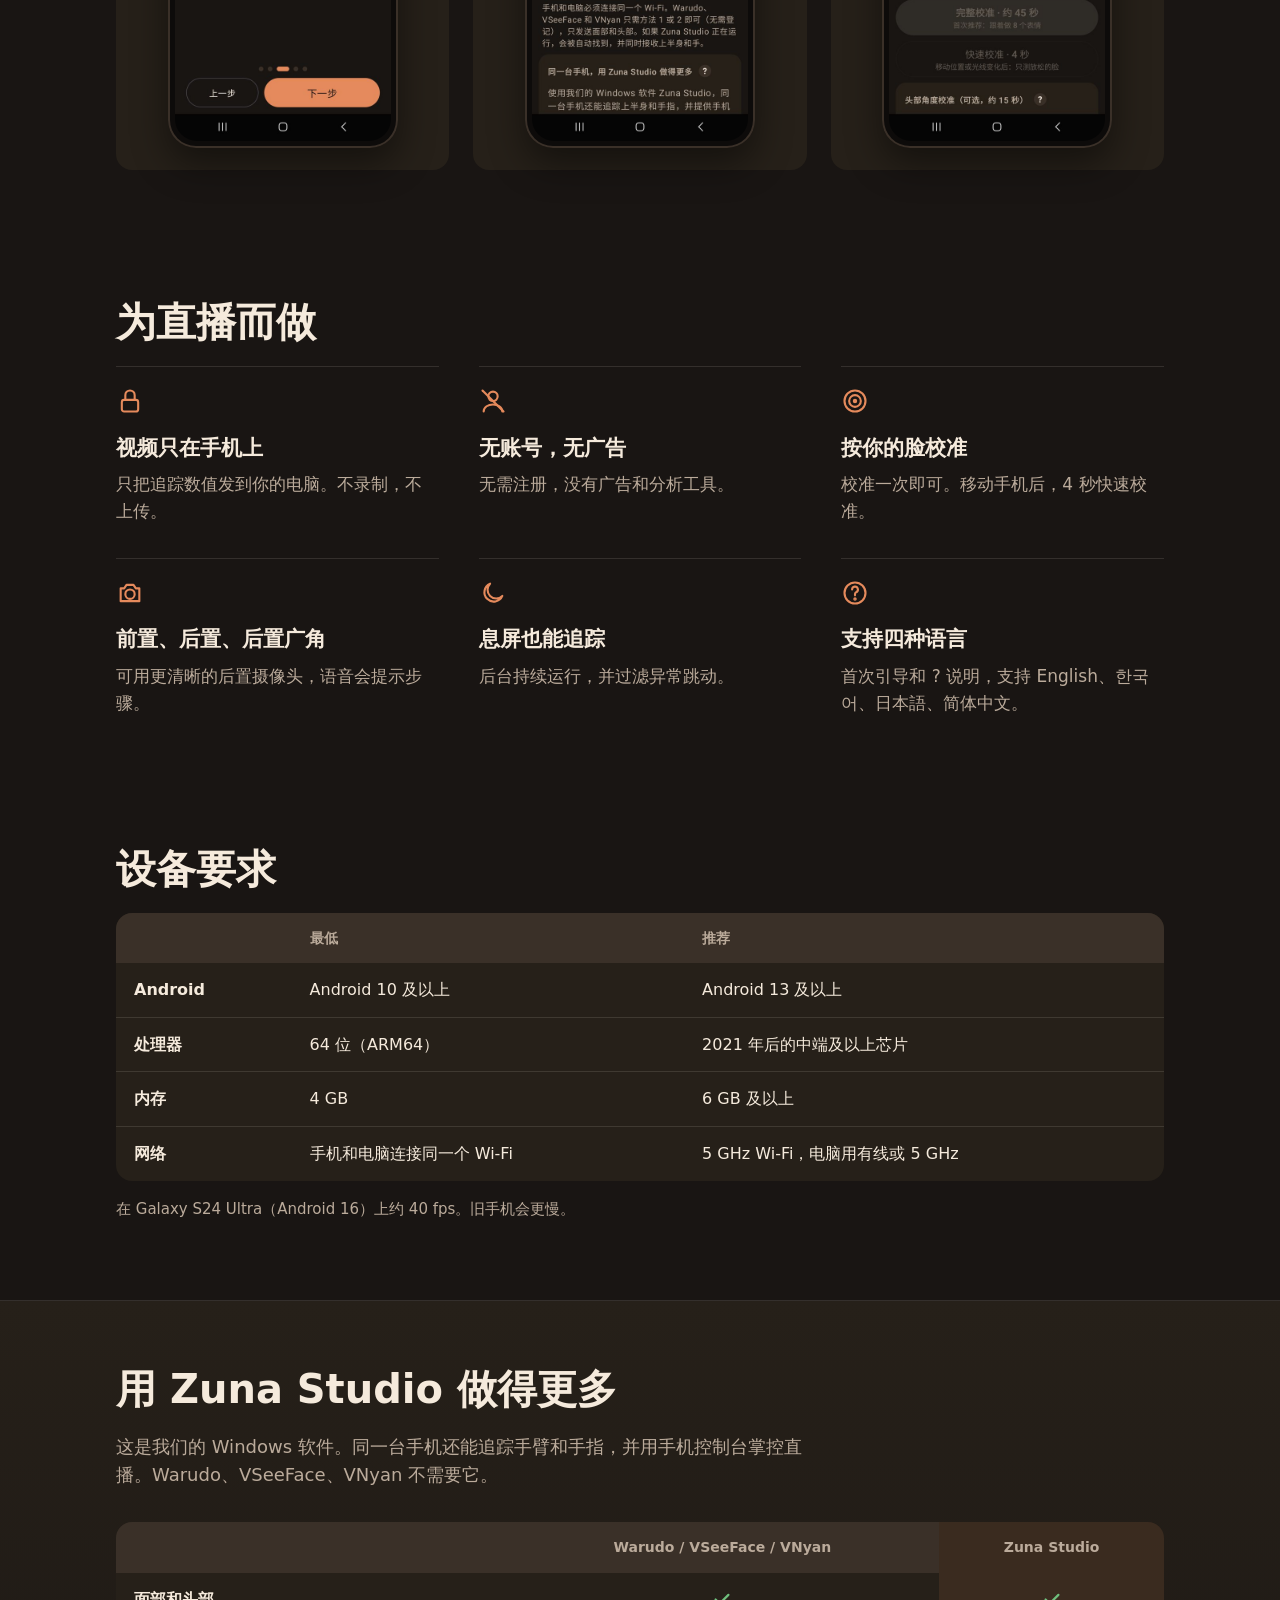
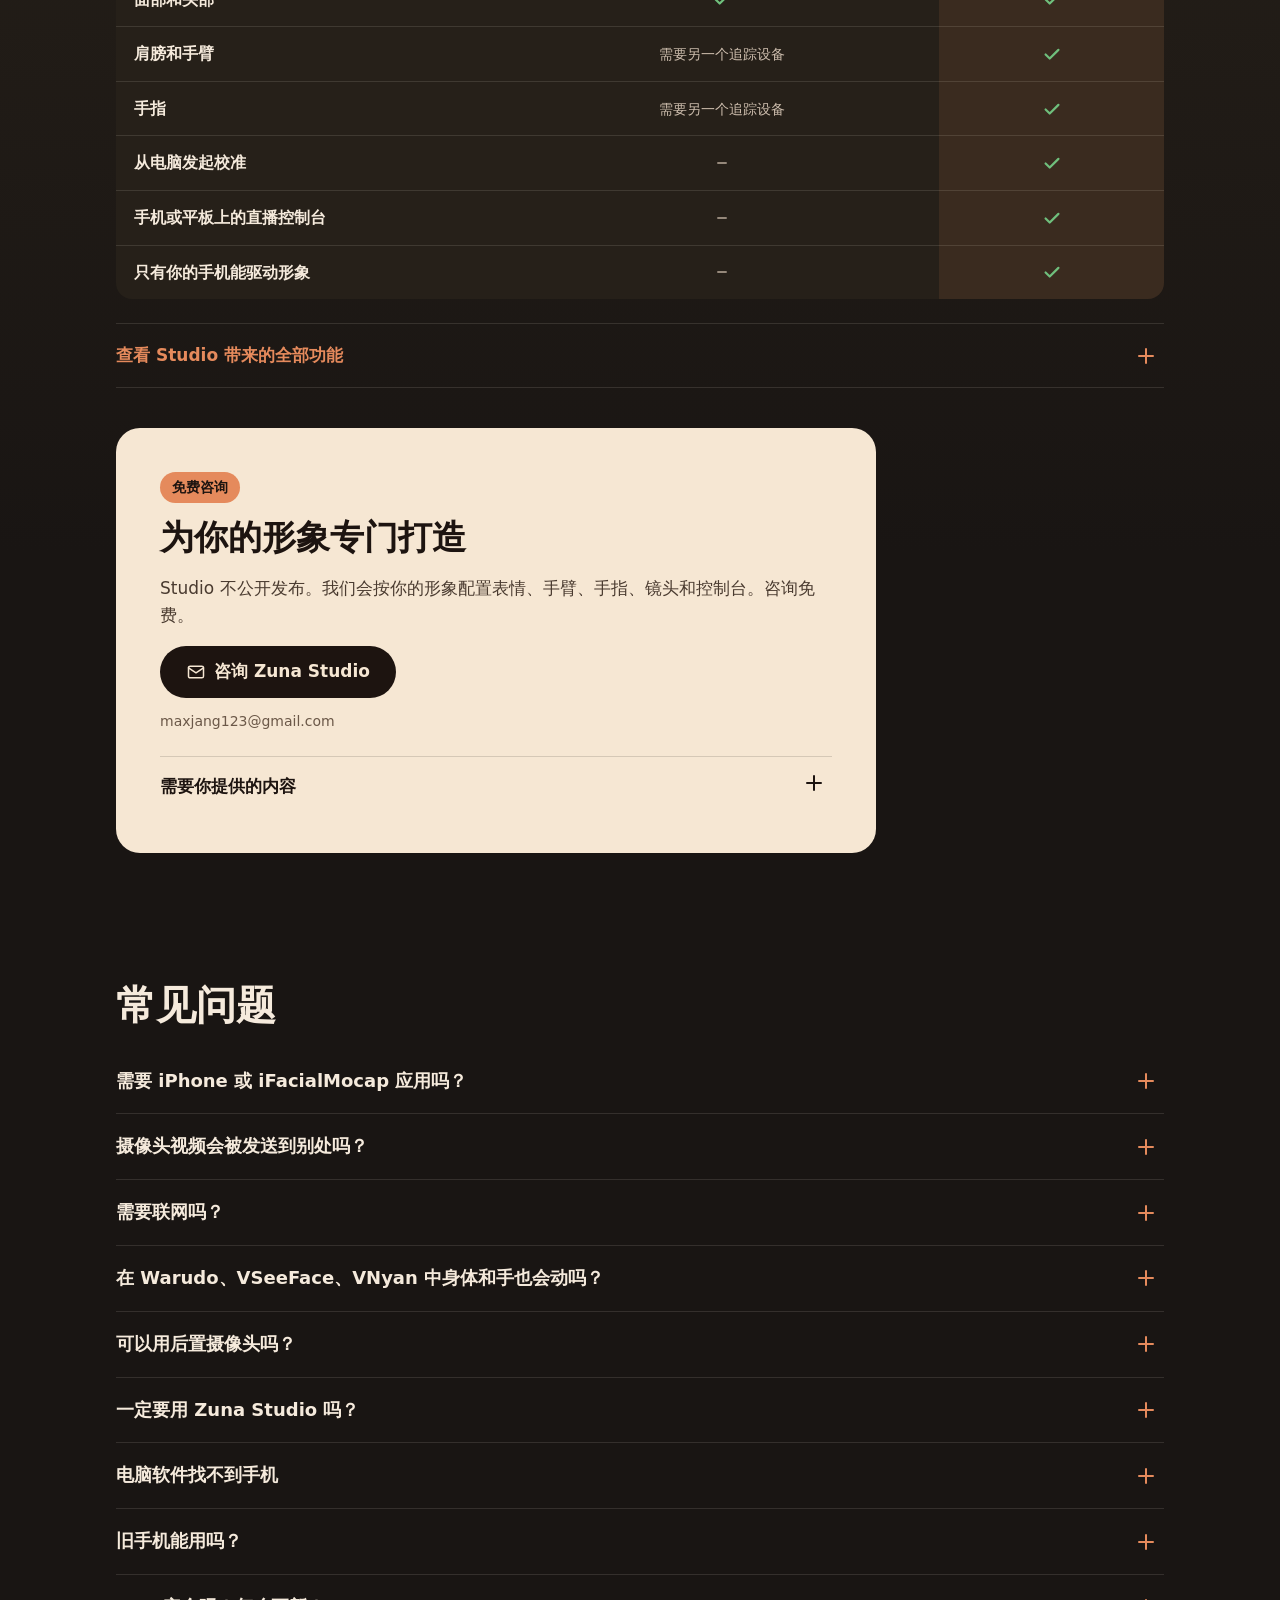
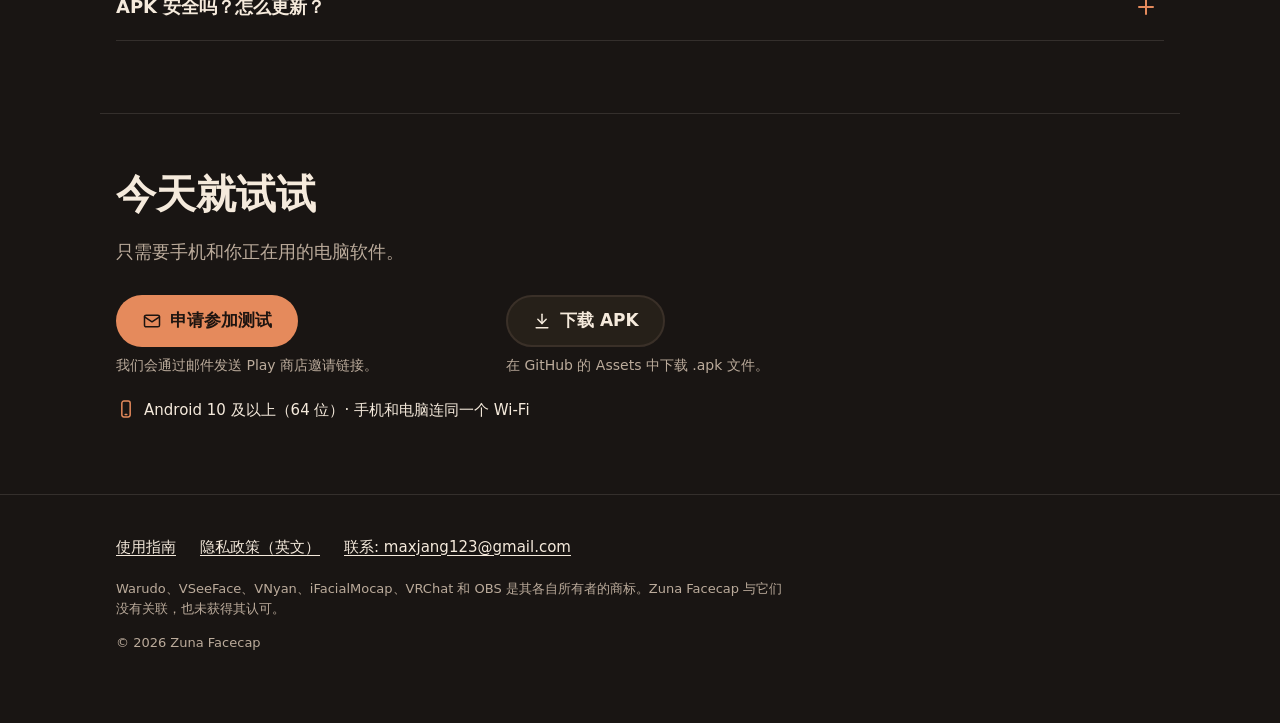
<file: zh-CN/index.html>
<!doctype html>
<html lang="zh-CN">
<head>
  <meta charset="utf-8">
  <meta name="viewport" content="width=device-width, initial-scale=1">
  <title>Zuna Facecap — 适用于 Warudo、VSeeFace、VNyan 的安卓面部追踪器</title>
  <meta name="description" content="把安卓手机变成 Warudo、VSeeFace、VNyan 的面部追踪器。无需 iPhone，视频只在手机上。">
  <meta name="robots" content="index, follow, max-image-preview:large">
  <meta name="theme-color" content="#191513">
  <link rel="canonical" href="https://zunattang.github.io/zuna-facecap-releases/zh-CN/">
  <link rel="alternate" hreflang="en" href="https://zunattang.github.io/zuna-facecap-releases/">
  <link rel="alternate" hreflang="ko" href="https://zunattang.github.io/zuna-facecap-releases/ko/">
  <link rel="alternate" hreflang="ja" href="https://zunattang.github.io/zuna-facecap-releases/ja/">
  <link rel="alternate" hreflang="zh-CN" href="https://zunattang.github.io/zuna-facecap-releases/zh-CN/">
  <link rel="alternate" hreflang="x-default" href="https://zunattang.github.io/zuna-facecap-releases/">
  <meta property="og:type" content="website">
  <meta property="og:site_name" content="Zuna Facecap">
  <meta property="og:locale" content="zh_CN">
  <meta property="og:locale:alternate" content="en_US">
  <meta property="og:locale:alternate" content="ko_KR">
  <meta property="og:locale:alternate" content="ja_JP">
  <meta property="og:title" content="Zuna Facecap — 适用于 Warudo、VSeeFace、VNyan 的安卓面部追踪器">
  <meta property="og:description" content="把安卓手机变成 Warudo、VSeeFace、VNyan 的面部追踪器。无需 iPhone，视频只在手机上。">
  <meta property="og:url" content="https://zunattang.github.io/zuna-facecap-releases/zh-CN/">
  <meta property="og:image" content="https://zunattang.github.io/zuna-facecap-releases/assets/og-zh-CN.png">
  <meta property="og:image:width" content="1200">
  <meta property="og:image:height" content="630">
  <meta property="og:image:alt" content="安卓手机就是面部追踪器">
  <meta name="twitter:card" content="summary_large_image">
  <meta name="twitter:title" content="Zuna Facecap — 适用于 Warudo、VSeeFace、VNyan 的安卓面部追踪器">
  <meta name="twitter:description" content="把安卓手机变成 Warudo、VSeeFace、VNyan 的面部追踪器。无需 iPhone，视频只在手机上。">
  <meta name="twitter:image" content="https://zunattang.github.io/zuna-facecap-releases/assets/og-zh-CN.png">
  <link rel="icon" type="image/png" sizes="32x32" href="../assets/favicon-32.png">
  <link rel="apple-touch-icon" href="../assets/apple-touch-icon.png">
  <link rel="stylesheet" href="../assets/site.css">
  <script type="application/ld+json">{"@context":"https://schema.org","@type":"WebSite","name":"Zuna Facecap","url":"https://zunattang.github.io/zuna-facecap-releases/","inLanguage":["en","ko","ja","zh-CN"],"publisher":{"@type":"Organization","name":"Zuna Facecap","url":"https://zunattang.github.io/zuna-facecap-releases/","email":"maxjang123@gmail.com"}}</script>
  <script type="application/ld+json">{"@context":"https://schema.org","@type":"MobileApplication","@id":"https://zunattang.github.io/zuna-facecap-releases/#app","name":"Zuna Facecap","url":"https://zunattang.github.io/zuna-facecap-releases/zh-CN/","inLanguage":"zh-CN","description":"把安卓手机变成 Warudo、VSeeFace、VNyan 的面部追踪器。无需 iPhone，视频只在手机上。","operatingSystem":"Android 10+","applicationCategory":"MultimediaApplication","softwareRequirements":"Android 10 及以上（64 位）· 手机和电脑连同一个 Wi-Fi","featureList":["视频只在手机上","无账号，无广告","按你的脸校准","前置、后置、后置广角","息屏也能追踪","支持四种语言"],"screenshot":"https://zunattang.github.io/zuna-facecap-releases/assets/img/zh-CN/home.jpg","image":"https://zunattang.github.io/zuna-facecap-releases/assets/og-zh-CN.png","downloadUrl":"https://github.com/ZunaTtang/zuna-facecap-releases/releases/latest","publisher":{"@type":"Organization","name":"Zuna Facecap","url":"https://zunattang.github.io/zuna-facecap-releases/","email":"maxjang123@gmail.com"}}</script>
  <script type="application/ld+json">{"@context":"https://schema.org","@type":"HowTo","name":"三步开始","inLanguage":"zh-CN","description":"手机和电脑连同一个 Wi-Fi。","step":[{"@type":"HowToStep","position":1,"name":"立好手机","text":"离脸 30–50 cm，与视线齐平，光从正面来。","url":"https://zunattang.github.io/zuna-facecap-releases/zh-CN/#how"},{"@type":"HowToStep","position":2,"name":"在电脑上选择 iFacialMocap","text":"在电脑软件中选择 iFacialMocap，输入应用中显示的手机地址。","url":"https://zunattang.github.io/zuna-facecap-releases/zh-CN/#how"},{"@type":"HowToStep","position":3,"name":"开始并校准","text":"点开始追踪，校准一次（45 秒）。","url":"https://zunattang.github.io/zuna-facecap-releases/zh-CN/#how"}]}</script>
  <script type="application/ld+json">{"@context":"https://schema.org","@type":"FAQPage","inLanguage":"zh-CN","mainEntity":[{"@type":"Question","name":"需要 iPhone 或 iFacialMocap 应用吗？","acceptedAnswer":{"@type":"Answer","text":"不需要。电脑软件会把 Zuna Facecap 识别为 iFacialMocap。"}},{"@type":"Question","name":"摄像头视频会被发送到别处吗？","acceptedAnswer":{"@type":"Answer","text":"不会。视频留在手机上，只把数值发到电脑。"}},{"@type":"Question","name":"需要联网吗？","acceptedAnswer":{"@type":"Answer","text":"不需要。在你的 Wi-Fi 内运行，联网只用于检查更新。"}},{"@type":"Question","name":"在 Warudo、VSeeFace、VNyan 中身体和手也会动吗？","acceptedAnswer":{"@type":"Answer","text":"只有面部和头部。手臂和手指请用 Zuna Studio。"}},{"@type":"Question","name":"可以用后置摄像头吗？","acceptedAnswer":{"@type":"Answer","text":"可以。设置 → 相机 → 后置 或 后置广角。请开启语音引导。"}},{"@type":"Question","name":"一定要用 Zuna Studio 吗？","acceptedAnswer":{"@type":"Answer","text":"Warudo、VSeeFace、VNyan 不需要。想要更多功能请联系我们。"}},{"@type":"Question","name":"电脑软件找不到手机","acceptedAnswer":{"@type":"Answer","text":"请检查：同一个 Wi-Fi（非访客网络）、Windows 防火墙已允许“专用网络”、VPN 已关闭、手机地址是最新的。"}},{"@type":"Question","name":"旧手机能用吗？","acceptedAnswer":{"@type":"Answer","text":"Android 10 及以上、64 位芯片即可。卡顿时关闭上半身、手和 60 fps 追踪。"}},{"@type":"Question","name":"APK 安全吗？怎么更新？","acceptedAnswer":{"@type":"Answer","text":"这是我们签名的测试版，以“Zuna Facecap Dev”安装，应用会提示 GitHub 上的更新。可像普通应用一样卸载。"}}]}</script>
</head>
<body>
<a class="skip" href="#main">跳到正文</a>
<header class="top"><div class="wrap">
  <a class="brand" href="../zh-CN/"><img src="../assets/icon-64.png" alt="" width="32" height="32">Zuna Facecap</a>
  <nav aria-label="Sections"><a href="#how">使用方法</a><a href="#studio">Zuna Studio</a><a href="#faq">常见问题</a><a href="../zh-CN/guide/">使用指南</a></nav>
  <div class="langs" aria-label="语言"><a href="../" hreflang="en" lang="en">EN</a><a href="../ko/" hreflang="ko" lang="ko">한국어</a><a href="../ja/" hreflang="ja" lang="ja">日本語</a><a href="../zh-CN/" hreflang="zh-CN" lang="zh-CN" aria-current="page">中文</a></div>
</div></header>
<main id="main">
<section class="hero"><div class="wrap">
  <div>
    <h1>安卓手机<wbr>就是<wbr>面部追踪器</h1>
    <p class="sub">用手机摄像头为 Warudo、VSeeFace、VNyan 做面部追踪。无需 iPhone。</p>
    <div class="ctas">
      <div class="cta"><a class="btn primary" href="mailto:maxjang123@gmail.com?subject=%5BZuna%20Facecap%5D%20%E7%94%B3%E8%AF%B7%E5%8F%82%E5%8A%A0%E6%B5%8B%E8%AF%95&amp;body=%E7%94%A8%E4%BA%8E%20Play%20%E6%B5%8B%E8%AF%95%E7%9A%84%20Google%20%E8%B4%A6%E5%8F%B7%E9%82%AE%E7%AE%B1%EF%BC%9A%0A%E6%89%8B%E6%9C%BA%E5%9E%8B%E5%8F%B7%E5%92%8C%20Android%20%E7%89%88%E6%9C%AC%EF%BC%9A%0A%E7%94%B5%E8%84%91%E8%BD%AF%E4%BB%B6%EF%BC%88Warudo%EF%BC%8FVSeeFace%EF%BC%8FVNyan%EF%BC%8F%E5%85%B6%E4%BB%96%EF%BC%89%EF%BC%9A%0A"><svg viewBox="0 0 24 24" fill="none" stroke="currentColor" stroke-width="1.8" stroke-linecap="round" stroke-linejoin="round" aria-hidden="true"><rect x="3" y="5" width="18" height="14" rx="2"/><path d="M3 7l9 6 9-6"/></svg>申请参加测试</a><p>我们会通过邮件发送 Play 商店邀请链接。</p></div>
      <div class="cta"><a class="btn ghost" href="https://github.com/ZunaTtang/zuna-facecap-releases/releases/latest"><svg viewBox="0 0 24 24" fill="none" stroke="currentColor" stroke-width="1.8" stroke-linecap="round" stroke-linejoin="round" aria-hidden="true"><path d="M12 4v11"/><path d="M7 10l5 5 5-5"/><path d="M5 20h14"/></svg>下载 APK</a><p>在 GitHub 的 Assets 中下载 .apk 文件。</p></div>
    </div>
    <p class="req-line"><svg viewBox="0 0 24 24" fill="none" stroke="currentColor" stroke-width="1.8" stroke-linecap="round" stroke-linejoin="round" aria-hidden="true"><rect x="7" y="2.5" width="10" height="19" rx="2.5"/><path d="M11 18.5h2"/></svg>Android 10 及以上（64 位）· 手机和电脑连同一个 Wi-Fi</p>
    <a class="guide-link" href="../zh-CN/guide/">使用指南<svg viewBox="0 0 24 24" fill="none" stroke="currentColor" stroke-width="1.8" stroke-linecap="round" stroke-linejoin="round" aria-hidden="true"><path d="M5 12h14"/><path d="M13 6l6 6-6 6"/></svg></a>
  </div>
  <div class="stage">
    <div class="phone"><img src="../assets/img/zh-CN/home.jpg" width="540" height="1170" alt="Zuna Facecap 主页：柴犬角色模仿你的表情" fetchpriority="high"></div>
    <p class="signal"><svg viewBox="0 0 24 24" fill="none" stroke="currentColor" stroke-width="1.8" stroke-linecap="round" stroke-linejoin="round" aria-hidden="true"><path d="M2.5 9a14 14 0 0 1 19 0"/><path d="M5.5 12.5a9.5 9.5 0 0 1 13 0"/><path d="M8.7 16a5 5 0 0 1 6.6 0"/><circle cx="12" cy="19.2" r=".9"/></svg><span>iFacialMocap · Wi-Fi → PC</span></p>
  </div>
</div></section>
<section class="works" aria-label="支持的软件"><div class="wrap">
  <p class="works-label">支持的软件</p>
  <ul class="apps"><li>Warudo</li><li>VSeeFace</li><li>VNyan</li></ul>
  <p class="more">以及所有支持 iFacialMocap 的软件。 也支持 VMC 软件（进阶）。</p>
</div></section>
<section class="block" id="how"><div class="wrap">
  <h2>三步开始</h2>
  <p class="lead">手机和电脑连同一个 Wi-Fi。</p>
  <ol class="steps"><li><div><h3>立好手机</h3><p>离脸 30–50 cm，与视线齐平，光从正面来。</p></div><div class="phone small"><img src="../assets/img/zh-CN/tutorial-3.jpg" width="540" height="1170" alt="立好手机" loading="lazy"></div></li><li><div><h3>在电脑上选择 iFacialMocap</h3><p>在电脑软件中选择 iFacialMocap，输入应用中显示的手机地址。</p></div><div class="phone small"><img src="../assets/img/zh-CN/connect-ways.jpg" width="540" height="1170" alt="在电脑上选择 iFacialMocap" loading="lazy"></div></li><li><div><h3>开始并校准</h3><p>点开始追踪，校准一次（45 秒）。</p></div><div class="phone small"><img src="../assets/img/zh-CN/calibrate.jpg" width="540" height="1170" alt="开始并校准" loading="lazy"></div></li></ol>
</div></section>
<section class="block" id="features"><div class="wrap">
  <h2>为直播而做</h2>
  <ul class="features"><li class="feature"><svg viewBox="0 0 24 24" fill="none" stroke="currentColor" stroke-width="1.8" stroke-linecap="round" stroke-linejoin="round" aria-hidden="true"><rect x="5" y="11" width="14" height="10" rx="2"/><path d="M8 11V7a4 4 0 0 1 8 0v4"/></svg><h3>视频只在手机上</h3><p>只把追踪数值发到你的电脑。不录制，不上传。</p></li><li class="feature"><svg viewBox="0 0 24 24" fill="none" stroke="currentColor" stroke-width="1.8" stroke-linecap="round" stroke-linejoin="round" aria-hidden="true"><circle cx="12" cy="8" r="4"/><path d="M4 21c0-4 4-6 8-6s8 2 8 6"/><path d="M3 3l18 18"/></svg><h3>无账号，无广告</h3><p>无需注册，没有广告和分析工具。</p></li><li class="feature"><svg viewBox="0 0 24 24" fill="none" stroke="currentColor" stroke-width="1.8" stroke-linecap="round" stroke-linejoin="round" aria-hidden="true"><circle cx="12" cy="12" r="9"/><circle cx="12" cy="12" r="5"/><circle cx="12" cy="12" r="1"/></svg><h3>按你的脸校准</h3><p>校准一次即可。移动手机后，4 秒快速校准。</p></li><li class="feature"><svg viewBox="0 0 24 24" fill="none" stroke="currentColor" stroke-width="1.8" stroke-linecap="round" stroke-linejoin="round" aria-hidden="true"><path d="M4 8h3l2-3h6l2 3h3v11H4z"/><circle cx="12" cy="13" r="4"/></svg><h3>前置、后置、后置广角</h3><p>可用更清晰的后置摄像头，语音会提示步骤。</p></li><li class="feature"><svg viewBox="0 0 24 24" fill="none" stroke="currentColor" stroke-width="1.8" stroke-linecap="round" stroke-linejoin="round" aria-hidden="true"><path d="M20 14.5A8 8 0 1 1 9.5 4a6.5 6.5 0 0 0 10.5 10.5z"/></svg><h3>息屏也能追踪</h3><p>后台持续运行，并过滤异常跳动。</p></li><li class="feature"><svg viewBox="0 0 24 24" fill="none" stroke="currentColor" stroke-width="1.8" stroke-linecap="round" stroke-linejoin="round" aria-hidden="true"><circle cx="12" cy="12" r="9"/><path d="M9.5 9a2.5 2.5 0 1 1 3.5 2.3c-.6.3-1 .9-1 1.6V14"/><circle cx="12" cy="17.2" r=".6"/></svg><h3>支持四种语言</h3><p>首次引导和 ? 说明，支持 English、한국어、日本語、简体中文。</p></li></ul>
</div></section>
<section class="block" id="requirements"><div class="wrap">
  <h2>设备要求</h2>
  <div class="table-wrap"><table><thead><tr><th scope="col"></th><th scope="col">最低</th><th scope="col">推荐</th></tr></thead><tbody><tr><th scope="row">Android</th><td>Android 10 及以上</td><td>Android 13 及以上</td></tr><tr><th scope="row">处理器</th><td>64 位（ARM64）</td><td>2021 年后的中端及以上芯片</td></tr><tr><th scope="row">内存</th><td>4 GB</td><td>6 GB 及以上</td></tr><tr><th scope="row">网络</th><td>手机和电脑连接同一个 Wi-Fi</td><td>5 GHz Wi-Fi，电脑用有线或 5 GHz</td></tr></tbody></table></div>
  <p class="note">在 Galaxy S24 Ultra（Android 16）上约 40 fps。旧手机会更慢。</p>
</div></section>
<section class="block studio" id="studio"><div class="wrap">
  <h2>用 Zuna Studio 做得更多</h2>
  <p class="lead">这是我们的 Windows 软件。同一台手机还能追踪手臂和手指，并用手机控制台掌控直播。Warudo、VSeeFace、VNyan 不需要它。</p>
  <div class="table-wrap"><table class="compare"><thead><tr><th scope="col"><span class="sr">功能</span></th><th scope="col">Warudo / VSeeFace / VNyan</th><th scope="col" class="col-studio">Zuna Studio</th></tr></thead><tbody><tr><th scope="row">面部和头部</th><td><span class="yes"><svg viewBox="0 0 24 24" fill="none" stroke="currentColor" stroke-width="1.8" stroke-linecap="round" stroke-linejoin="round" aria-hidden="true"><path d="M5 12.5l4.5 4.5L19 7.5"/></svg><span class="sr">支持</span></span></td><td class="col-studio"><span class="yes"><svg viewBox="0 0 24 24" fill="none" stroke="currentColor" stroke-width="1.8" stroke-linecap="round" stroke-linejoin="round" aria-hidden="true"><path d="M5 12.5l4.5 4.5L19 7.5"/></svg><span class="sr">支持</span></span></td></tr><tr><th scope="row">肩膀和手臂</th><td><span class="no">需要另一个追踪设备</span></td><td class="col-studio"><span class="yes"><svg viewBox="0 0 24 24" fill="none" stroke="currentColor" stroke-width="1.8" stroke-linecap="round" stroke-linejoin="round" aria-hidden="true"><path d="M5 12.5l4.5 4.5L19 7.5"/></svg><span class="sr">支持</span></span></td></tr><tr><th scope="row">手指</th><td><span class="no">需要另一个追踪设备</span></td><td class="col-studio"><span class="yes"><svg viewBox="0 0 24 24" fill="none" stroke="currentColor" stroke-width="1.8" stroke-linecap="round" stroke-linejoin="round" aria-hidden="true"><path d="M5 12.5l4.5 4.5L19 7.5"/></svg><span class="sr">支持</span></span></td></tr><tr><th scope="row">从电脑发起校准</th><td><span class="no"><svg viewBox="0 0 24 24" fill="none" stroke="currentColor" stroke-width="1.8" stroke-linecap="round" stroke-linejoin="round" aria-hidden="true"><path d="M7 12h10"/></svg><span class="sr">不支持</span></span></td><td class="col-studio"><span class="yes"><svg viewBox="0 0 24 24" fill="none" stroke="currentColor" stroke-width="1.8" stroke-linecap="round" stroke-linejoin="round" aria-hidden="true"><path d="M5 12.5l4.5 4.5L19 7.5"/></svg><span class="sr">支持</span></span></td></tr><tr><th scope="row">手机或平板上的直播控制台</th><td><span class="no"><svg viewBox="0 0 24 24" fill="none" stroke="currentColor" stroke-width="1.8" stroke-linecap="round" stroke-linejoin="round" aria-hidden="true"><path d="M7 12h10"/></svg><span class="sr">不支持</span></span></td><td class="col-studio"><span class="yes"><svg viewBox="0 0 24 24" fill="none" stroke="currentColor" stroke-width="1.8" stroke-linecap="round" stroke-linejoin="round" aria-hidden="true"><path d="M5 12.5l4.5 4.5L19 7.5"/></svg><span class="sr">支持</span></span></td></tr><tr><th scope="row">只有你的手机能驱动形象</th><td><span class="no"><svg viewBox="0 0 24 24" fill="none" stroke="currentColor" stroke-width="1.8" stroke-linecap="round" stroke-linejoin="round" aria-hidden="true"><path d="M7 12h10"/></svg><span class="sr">不支持</span></span></td><td class="col-studio"><span class="yes"><svg viewBox="0 0 24 24" fill="none" stroke="currentColor" stroke-width="1.8" stroke-linecap="round" stroke-linejoin="round" aria-hidden="true"><path d="M5 12.5l4.5 4.5L19 7.5"/></svg><span class="sr">支持</span></span></td></tr></tbody></table></div>
  <details class="more-box">
    <summary>查看 Studio 带来的全部功能</summary>
    <div class="groups"><div class="group"><h3>追踪</h3><ul><li>同一摄像头追踪上半身、手臂和手指</li><li>按形象体型适配的手臂</li><li>快捷键或控制台按钮快速校准</li></ul></div><div class="group"><h3>虚拟形象</h3><ul><li>口型 a·i·u·e·o 与麦克风唇形同步</li><li>表情快捷键和自动表情</li><li>摆动的头发、道具和可投掷的物品</li></ul></div><div class="group"><h3>直播</h3><ul><li>透明背景直接输出到 OBS（Spout2）</li><li>控制台：OBS 场景、录制、回放、静音</li><li>按情境的背景音乐和一键宏</li></ul></div><div class="group"><h3>安心</h3><ul><li>注册本机，阻止其他设备</li><li>新的控制台设备需在电脑上用 4 位数字允许</li><li>视频不会离开手机</li></ul></div></div>
    <div class="studio-shots">
      <figure><div class="phone small"><img src="../assets/img/deck.jpg" width="540" height="1170" alt="" loading="lazy"></div><figcaption>手机上的控制台</figcaption></figure>
      <figure><div class="phone small"><img src="../assets/img/zh-CN/studio-note.jpg" width="540" height="1170" alt="" loading="lazy"></div><figcaption>应用内的 Zuna Studio 介绍</figcaption></figure>
    </div>
  </details>
  <div class="offer" id="studio-contact">
    <p class="badge">免费咨询</p>
    <h3>为你的形象专门打造</h3>
    <p>Studio 不公开发布。我们会按你的形象配置表情、手臂、手指、镜头和控制台。咨询免费。</p>
    <a class="btn primary" href="mailto:maxjang123@gmail.com?subject=%5BZuna%20Facecap%5D%20Zuna%20Studio%20%E4%BD%BF%E7%94%A8%E5%92%A8%E8%AF%A2&amp;body=%E5%A7%93%E5%90%8D%EF%BC%8F%E9%A2%91%E9%81%93%EF%BC%9A%0A%E6%83%B3%E4%BD%BF%E7%94%A8%E7%9A%84%E5%8A%9F%E8%83%BD%EF%BC%88%E6%8E%A7%E5%88%B6%E5%8F%B0%E3%80%81%E4%B8%8A%E5%8D%8A%E8%BA%AB%E5%92%8C%E6%89%8B%E9%83%A8%E3%80%81%E7%94%B5%E8%84%91%E7%AB%AF%E6%A0%A1%E5%87%86%E3%80%81%E5%85%B6%E4%BB%96%EF%BC%89%EF%BC%9A%0A%0A%E8%99%9A%E6%8B%9F%E5%BD%A2%E8%B1%A1%EF%BC%88VRChat%20%E5%BD%A2%E8%B1%A1%EF%BC%8FFBX%EF%BC%8FVRM%EF%BC%89%EF%BC%9A%0A%E8%A1%A8%E6%83%85%E5%BD%A2%E6%80%81%E9%94%AE%EF%BC%88ARKit%EF%BC%8FVRChat%20%E5%8F%A3%E5%9E%8B%EF%BC%8FVRM%EF%BC%8F%E6%B2%A1%E6%9C%89%EF%BC%8F%E4%B8%8D%E7%A1%AE%E5%AE%9A%EF%BC%89%EF%BC%9A%0A%E7%9D%80%E8%89%B2%E5%99%A8%E5%8F%8A%E7%89%88%E6%9C%AC%EF%BC%9A%0A%E6%8E%88%E6%9D%83%E6%88%96%E9%94%80%E5%94%AE%E9%A1%B5%E9%9D%A2%E9%93%BE%E6%8E%A5%EF%BC%9A%0A%E7%94%B5%E8%84%91%EF%BC%88Windows%20%E7%89%88%E6%9C%AC%E3%80%81%E6%98%BE%E5%8D%A1%EF%BC%89%E5%92%8C%20OBS%20Spout2%EF%BC%88%E6%9C%89%EF%BC%8F%E6%B2%A1%E6%9C%89%EF%BC%89%EF%BC%9A%0A%0A%E8%AF%B7%E7%94%A8%E4%B8%8B%E8%BD%BD%E9%93%BE%E6%8E%A5%E5%8F%91%E9%80%81%E5%BD%A2%E8%B1%A1%E6%96%87%E4%BB%B6%EF%BC%8C%E4%B8%8D%E8%A6%81%E7%94%A8%E9%99%84%E4%BB%B6%E3%80%82%0A"><svg viewBox="0 0 24 24" fill="none" stroke="currentColor" stroke-width="1.8" stroke-linecap="round" stroke-linejoin="round" aria-hidden="true"><rect x="3" y="5" width="18" height="14" rx="2"/><path d="M3 7l9 6 9-6"/></svg>咨询 Zuna Studio</a>
    <p class="small">maxjang123@gmail.com</p>
    <details class="send">
      <summary>需要你提供的内容</summary>
      <ol><li><b>虚拟形象文件</b><span>VRChat 工程或 .unitypackage、Humanoid FBX，或 VRM</span></li><li><b>形态键</b><span>ARKit／Perfect Sync、VRChat 口型、VRM、MMD，或没有</span></li><li><b>着色器</b><span>名称和版本（例如 lilToon 2.x）</span></li><li><b>授权</b><span>使用条款或销售页面；需允许直播和修改</span></li><li><b>其他（可选）</b><span>表情动画、服装、道具、物理骨骼</span></li><li><b>使用环境</b><span>手机、Windows 10/11 64 位（DirectX 12）、OBS＋Spout2</span></li><li><b>直播配置（可选）</b><span>OBS 场景、背景、音乐、镜头构图</span></li></ol>
      <p class="small">请用下载链接发送文件，不要用附件。请勿发送密码。</p>
    </details>
  </div>
</div></section>
<section class="block faq" id="faq"><div class="wrap">
  <h2>常见问题</h2>
  <details><summary>需要 iPhone 或 iFacialMocap 应用吗？</summary><p>不需要。电脑软件会把 Zuna Facecap 识别为 iFacialMocap。</p></details><details><summary>摄像头视频会被发送到别处吗？</summary><p>不会。视频留在手机上，只把数值发到电脑。</p></details><details><summary>需要联网吗？</summary><p>不需要。在你的 Wi-Fi 内运行，联网只用于检查更新。</p></details><details><summary>在 Warudo、VSeeFace、VNyan 中身体和手也会动吗？</summary><p>只有面部和头部。手臂和手指请用 Zuna Studio。</p></details><details><summary>可以用后置摄像头吗？</summary><p>可以。设置 → 相机 → 后置 或 后置广角。请开启语音引导。</p></details><details><summary>一定要用 Zuna Studio 吗？</summary><p>Warudo、VSeeFace、VNyan 不需要。想要更多功能请联系我们。</p></details><details><summary>电脑软件找不到手机</summary><p>请检查：同一个 Wi-Fi（非访客网络）、Windows 防火墙已允许“专用网络”、VPN 已关闭、手机地址是最新的。</p></details><details><summary>旧手机能用吗？</summary><p>Android 10 及以上、64 位芯片即可。卡顿时关闭上半身、手和 60 fps 追踪。</p></details><details><summary>APK 安全吗？怎么更新？</summary><p>这是我们签名的测试版，以“Zuna Facecap Dev”安装，应用会提示 GitHub 上的更新。可像普通应用一样卸载。</p></details>
</div></section>
<section class="final"><div class="wrap">
  <h2>今天就试试</h2>
  <p class="lead">只需要手机和你正在用的电脑软件。</p>
  <div class="ctas">
      <div class="cta"><a class="btn primary" href="mailto:maxjang123@gmail.com?subject=%5BZuna%20Facecap%5D%20%E7%94%B3%E8%AF%B7%E5%8F%82%E5%8A%A0%E6%B5%8B%E8%AF%95&amp;body=%E7%94%A8%E4%BA%8E%20Play%20%E6%B5%8B%E8%AF%95%E7%9A%84%20Google%20%E8%B4%A6%E5%8F%B7%E9%82%AE%E7%AE%B1%EF%BC%9A%0A%E6%89%8B%E6%9C%BA%E5%9E%8B%E5%8F%B7%E5%92%8C%20Android%20%E7%89%88%E6%9C%AC%EF%BC%9A%0A%E7%94%B5%E8%84%91%E8%BD%AF%E4%BB%B6%EF%BC%88Warudo%EF%BC%8FVSeeFace%EF%BC%8FVNyan%EF%BC%8F%E5%85%B6%E4%BB%96%EF%BC%89%EF%BC%9A%0A"><svg viewBox="0 0 24 24" fill="none" stroke="currentColor" stroke-width="1.8" stroke-linecap="round" stroke-linejoin="round" aria-hidden="true"><rect x="3" y="5" width="18" height="14" rx="2"/><path d="M3 7l9 6 9-6"/></svg>申请参加测试</a><p>我们会通过邮件发送 Play 商店邀请链接。</p></div>
      <div class="cta"><a class="btn ghost" href="https://github.com/ZunaTtang/zuna-facecap-releases/releases/latest"><svg viewBox="0 0 24 24" fill="none" stroke="currentColor" stroke-width="1.8" stroke-linecap="round" stroke-linejoin="round" aria-hidden="true"><path d="M12 4v11"/><path d="M7 10l5 5 5-5"/><path d="M5 20h14"/></svg>下载 APK</a><p>在 GitHub 的 Assets 中下载 .apk 文件。</p></div>
    </div>
    <p class="req-line"><svg viewBox="0 0 24 24" fill="none" stroke="currentColor" stroke-width="1.8" stroke-linecap="round" stroke-linejoin="round" aria-hidden="true"><rect x="7" y="2.5" width="10" height="19" rx="2.5"/><path d="M11 18.5h2"/></svg>Android 10 及以上（64 位）· 手机和电脑连同一个 Wi-Fi</p>
</div></section>
</main>
<footer><div class="wrap">
  <div class="links">
    <a href="../zh-CN/guide/">使用指南</a>
    <a href="../privacy/">隐私政策（英文）</a>
    <a href="mailto:maxjang123@gmail.com">联系: maxjang123@gmail.com</a>
  </div>
  <p class="tm">Warudo、VSeeFace、VNyan、iFacialMocap、VRChat 和 OBS 是其各自所有者的商标。Zuna Facecap 与它们没有关联，也未获得其认可。</p>
  <p class="tm">© 2026 Zuna Facecap</p>
</div></footer>
</body>
</html>
</file>
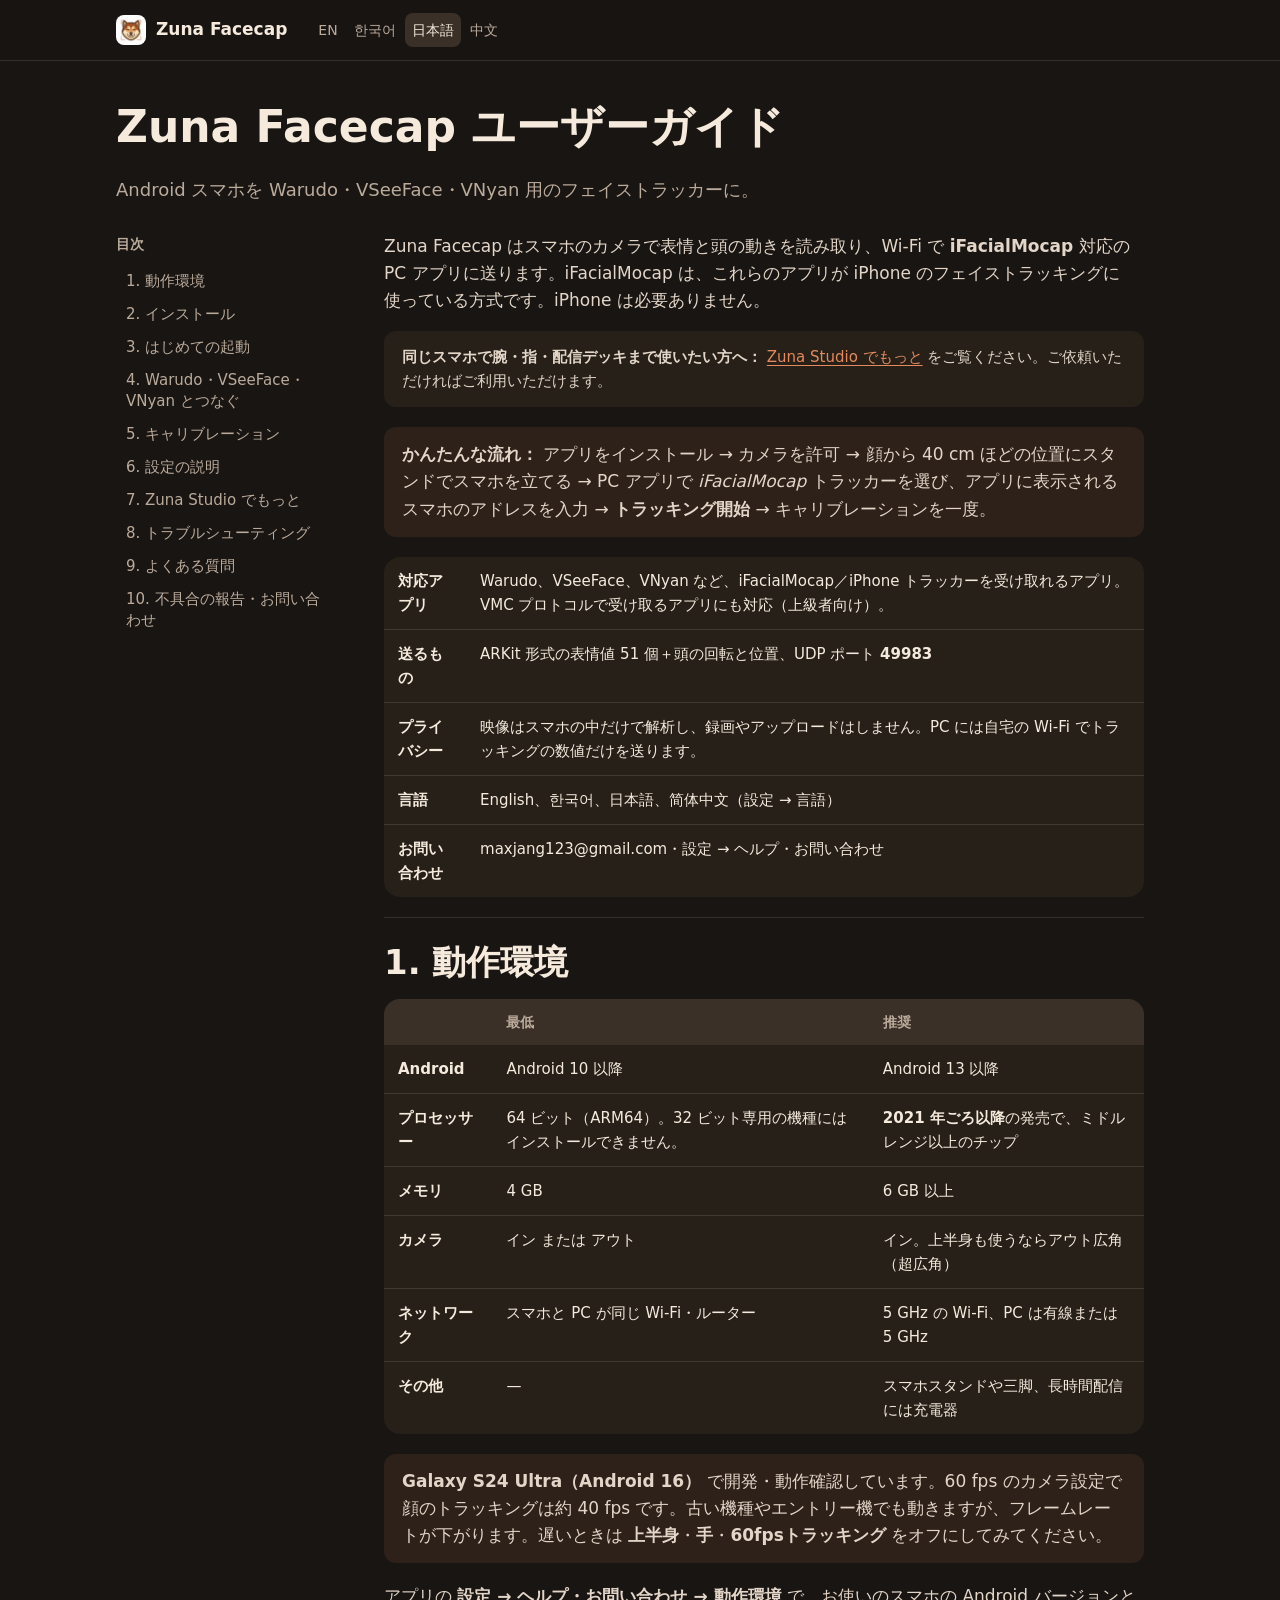
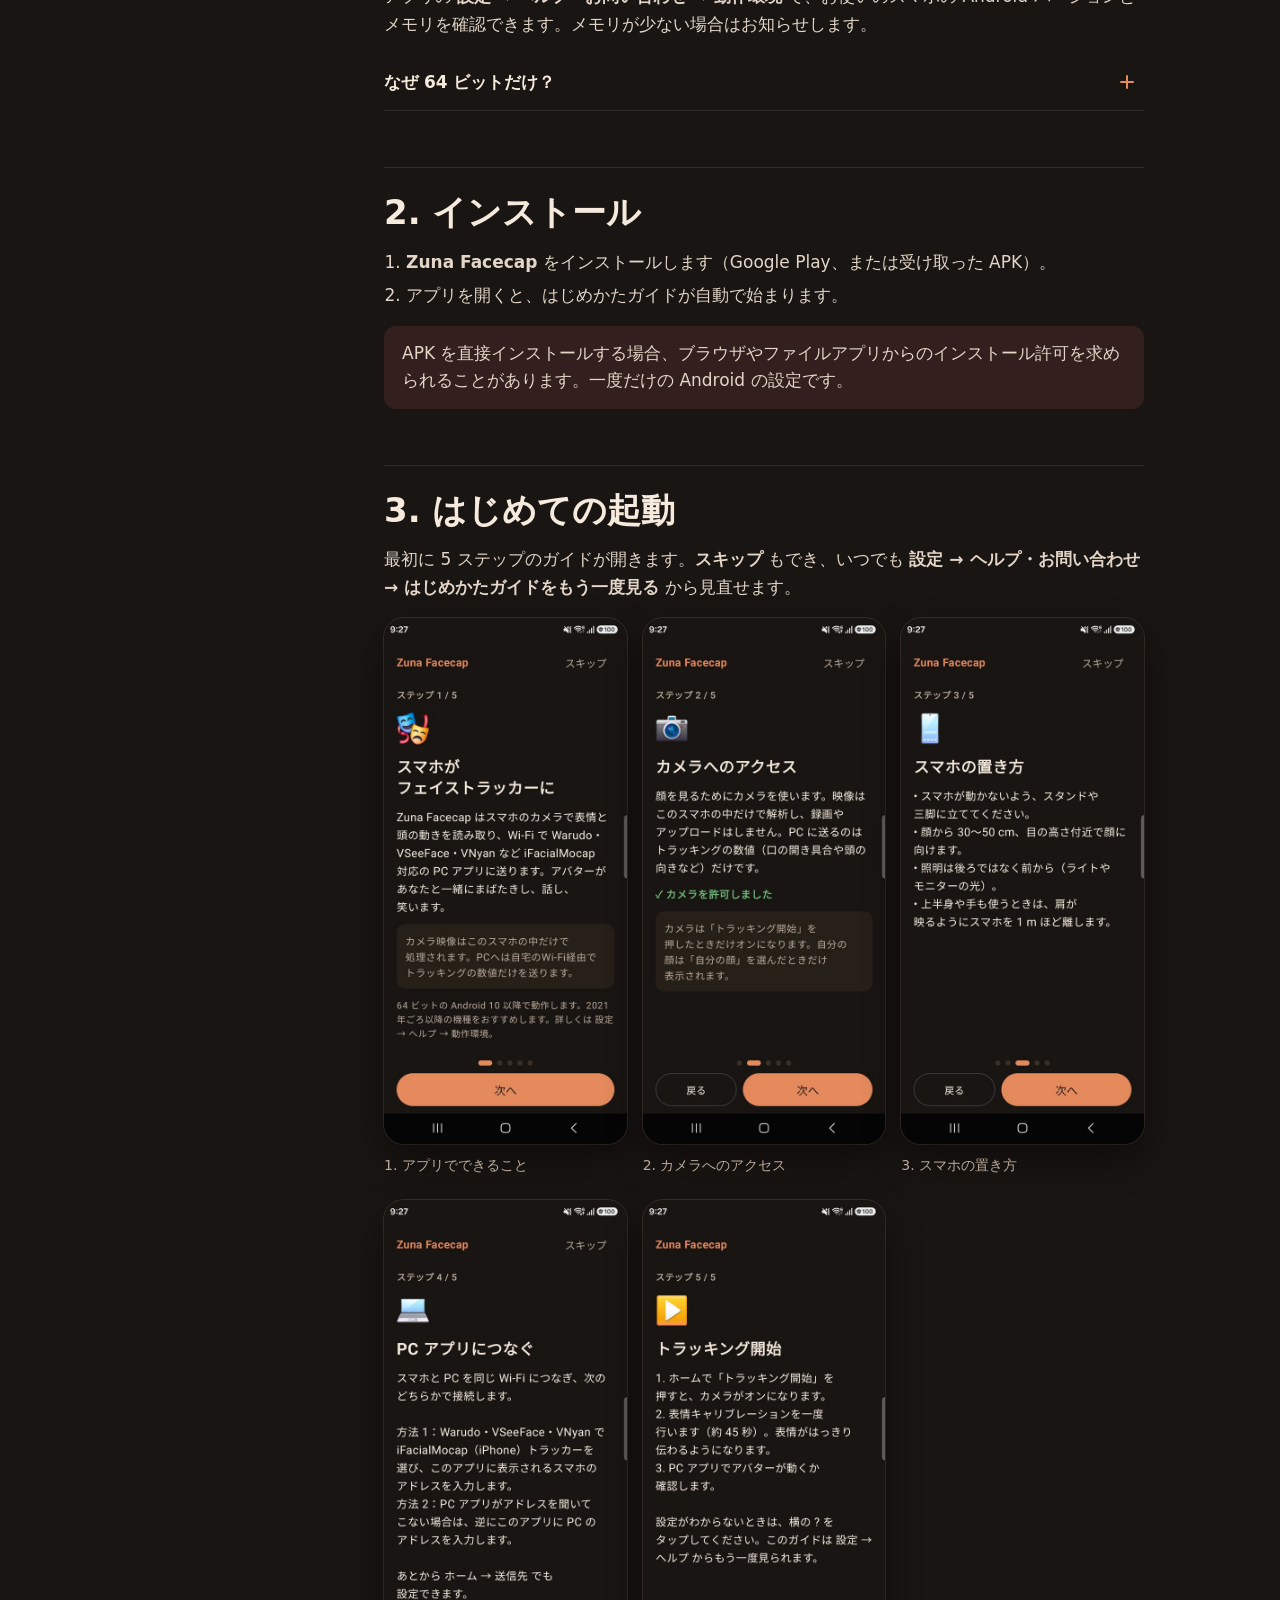
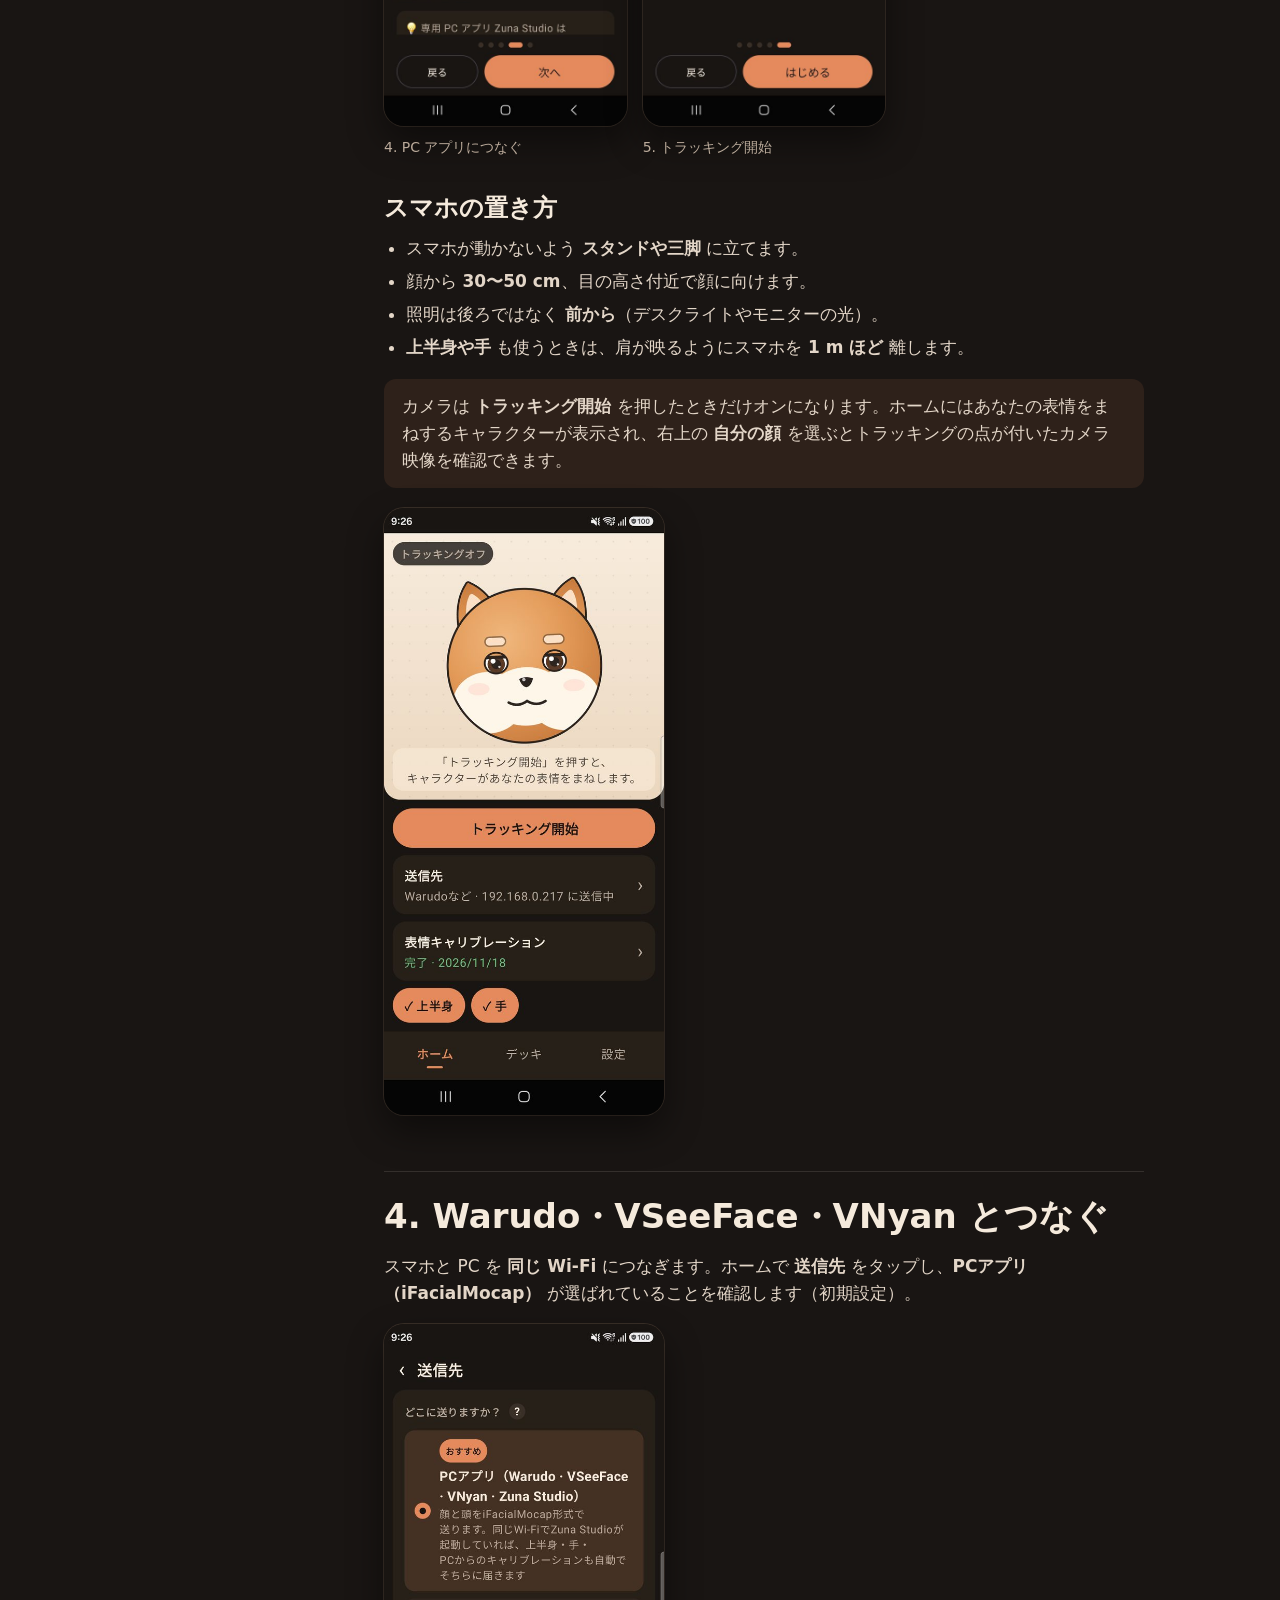
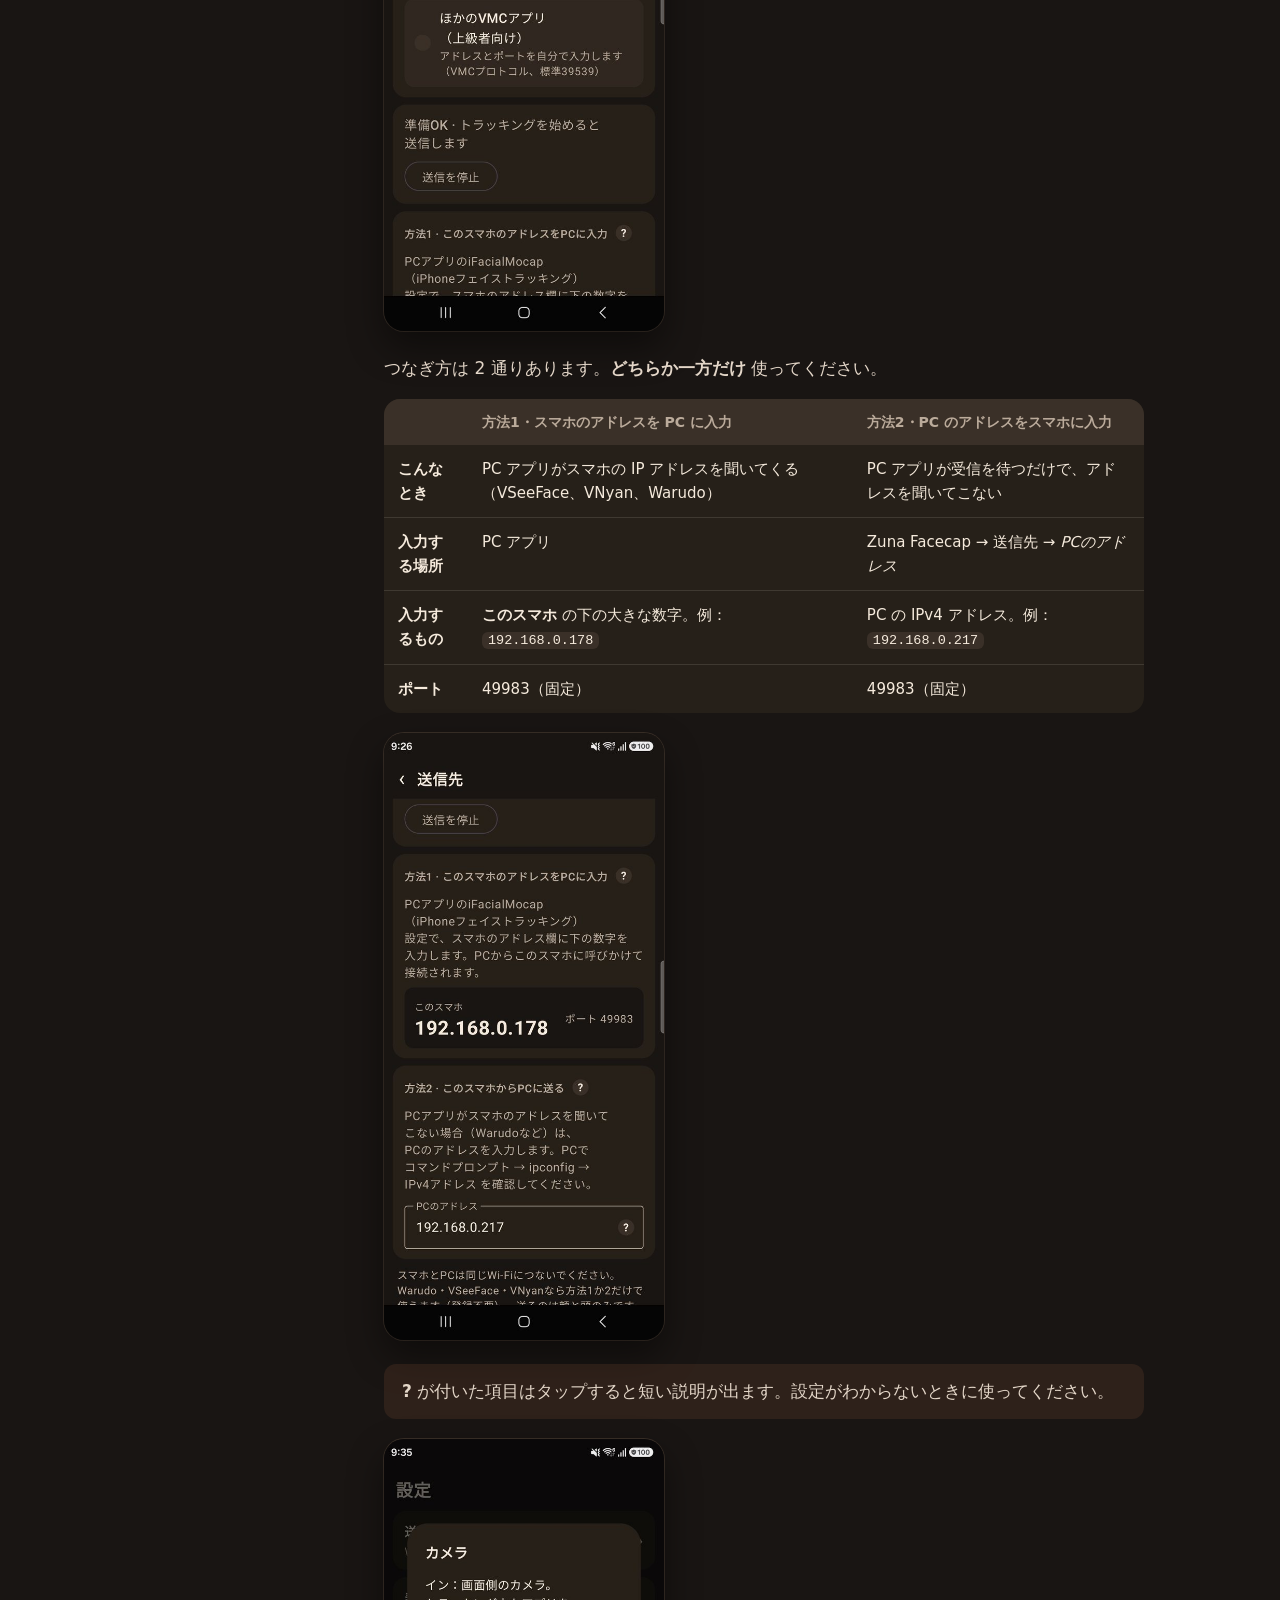
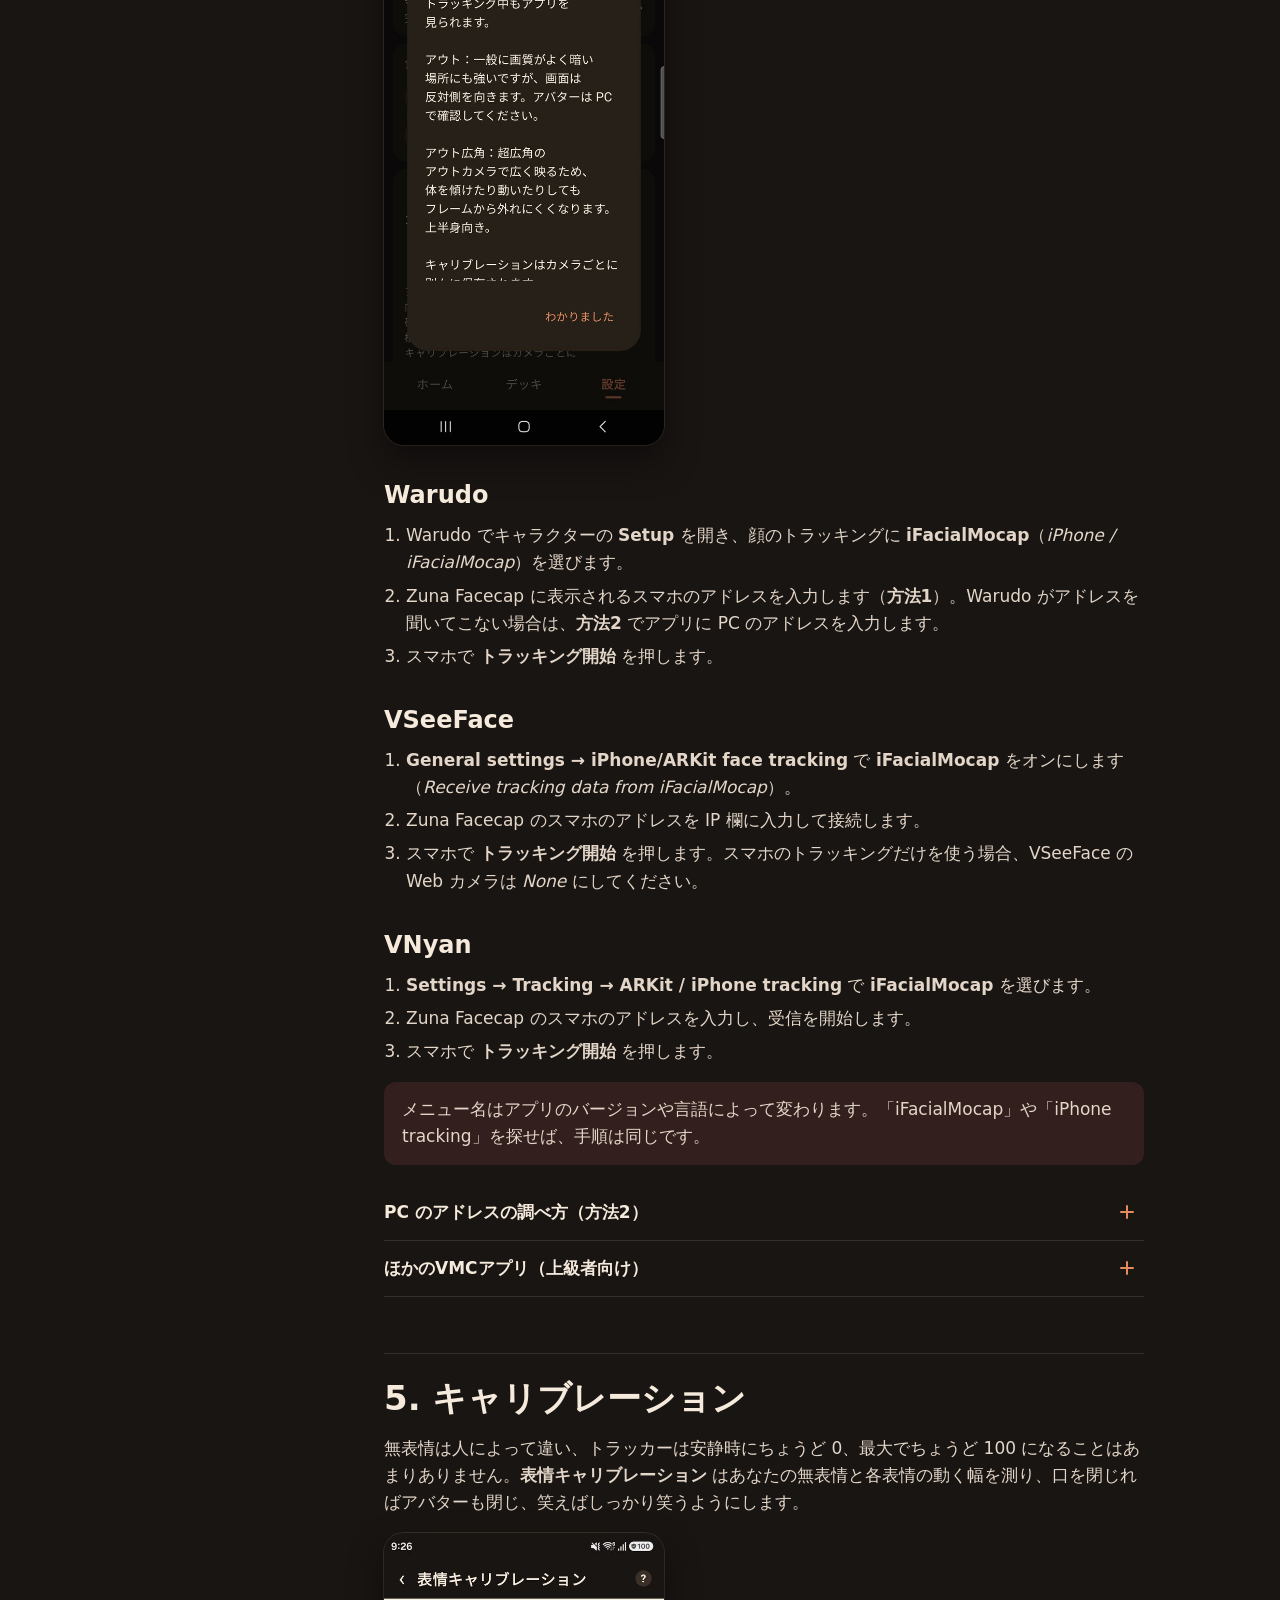
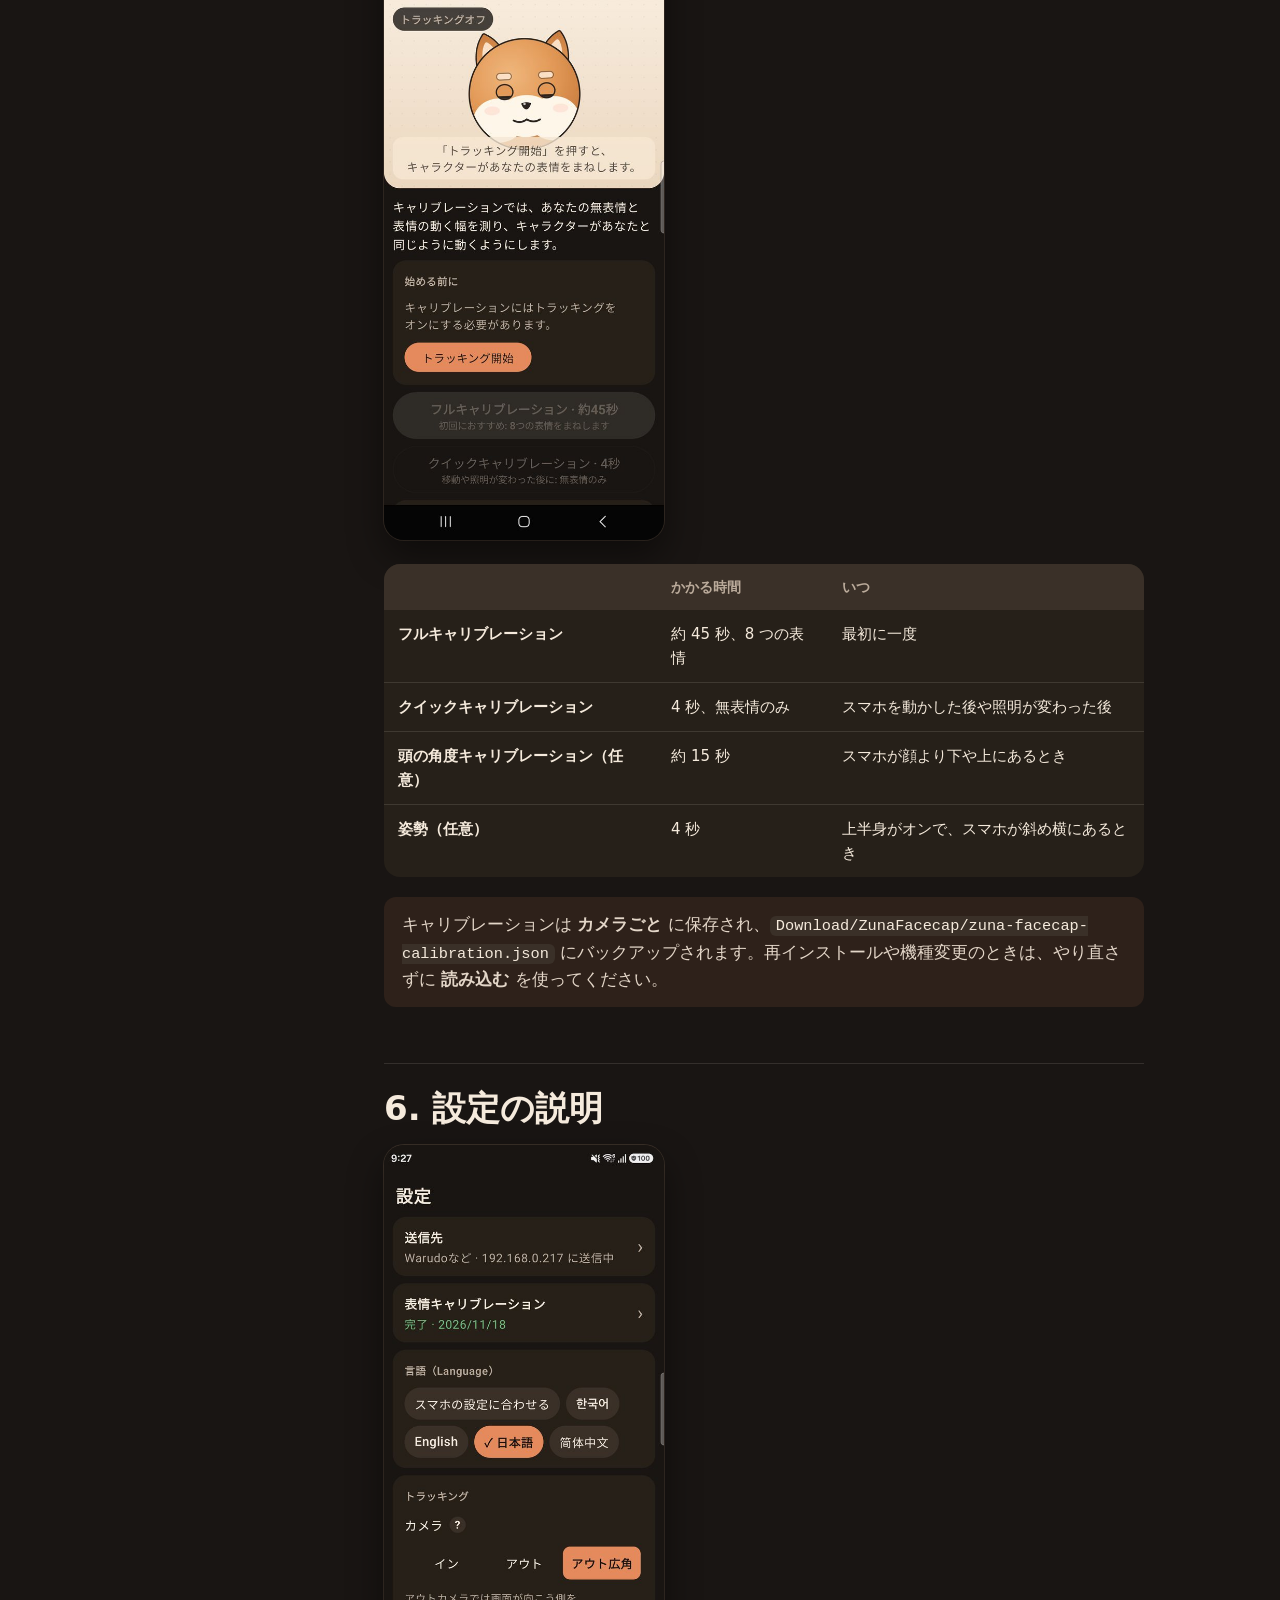
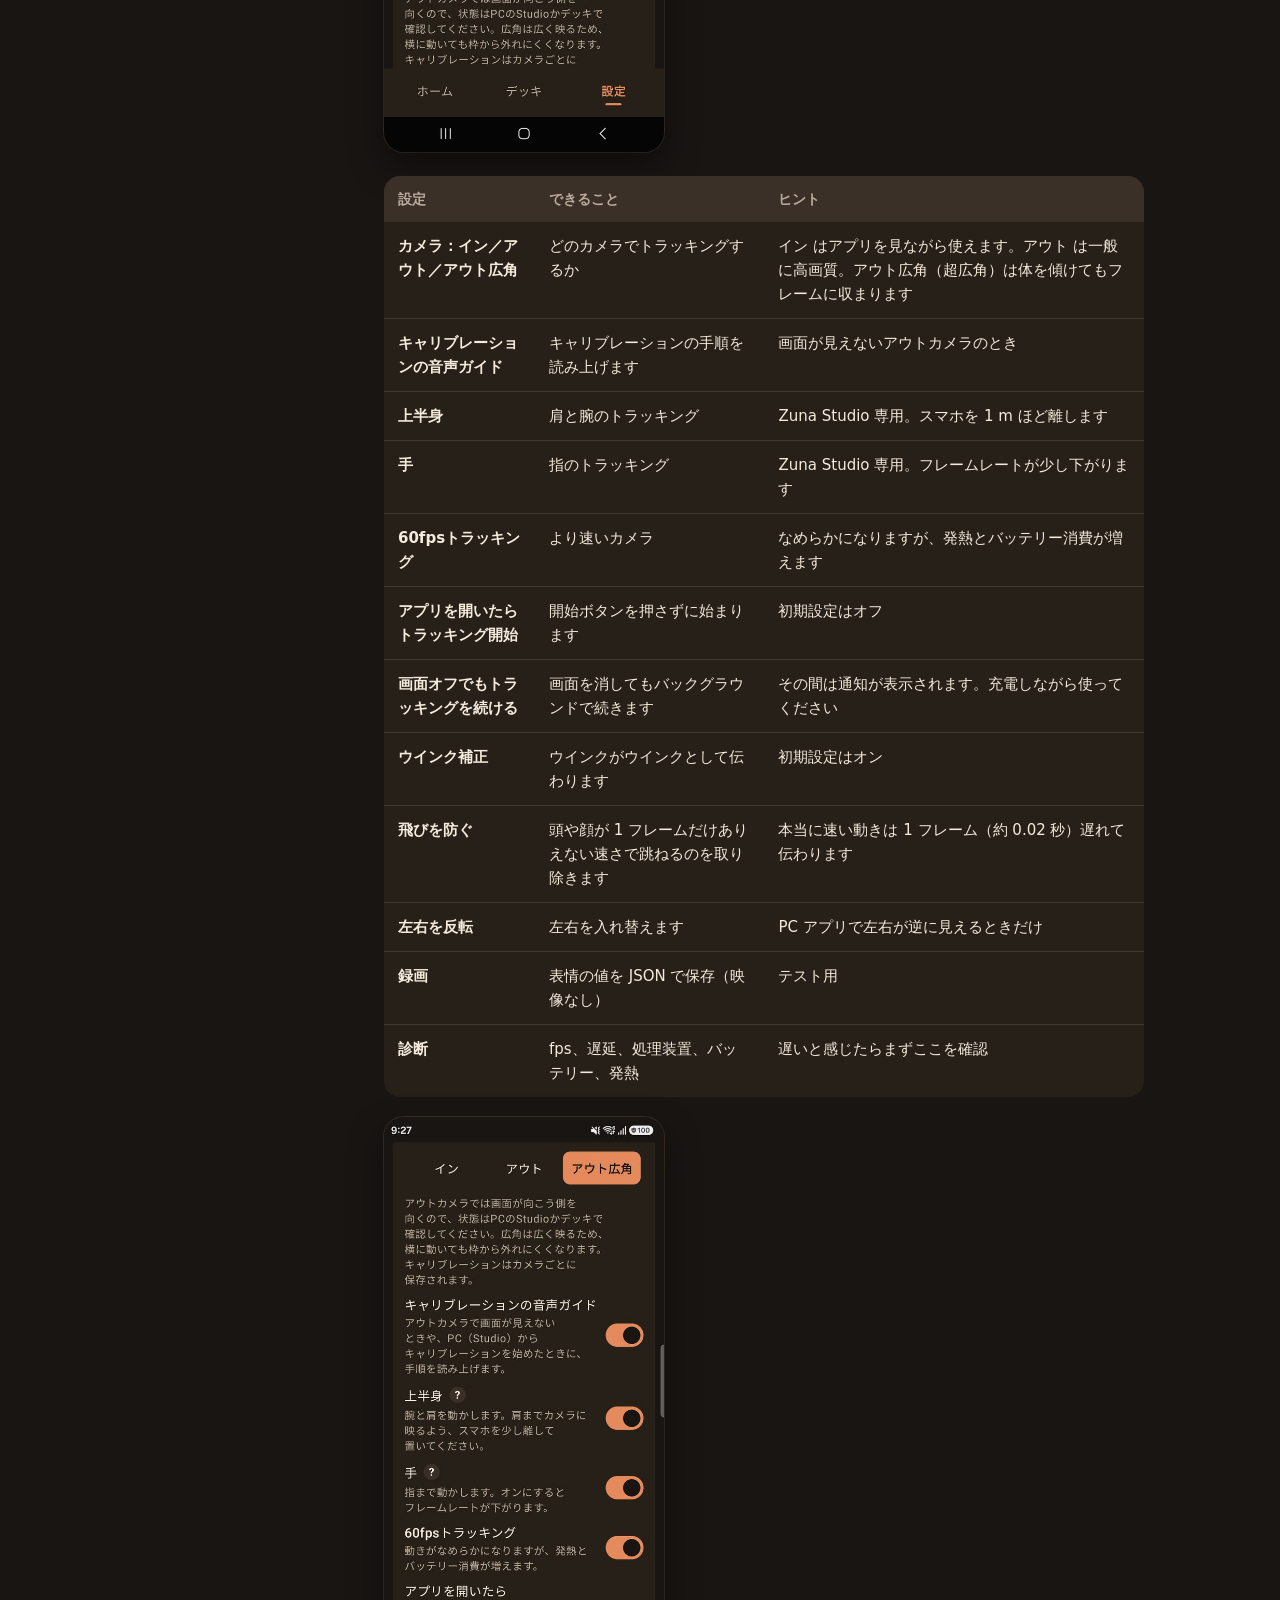
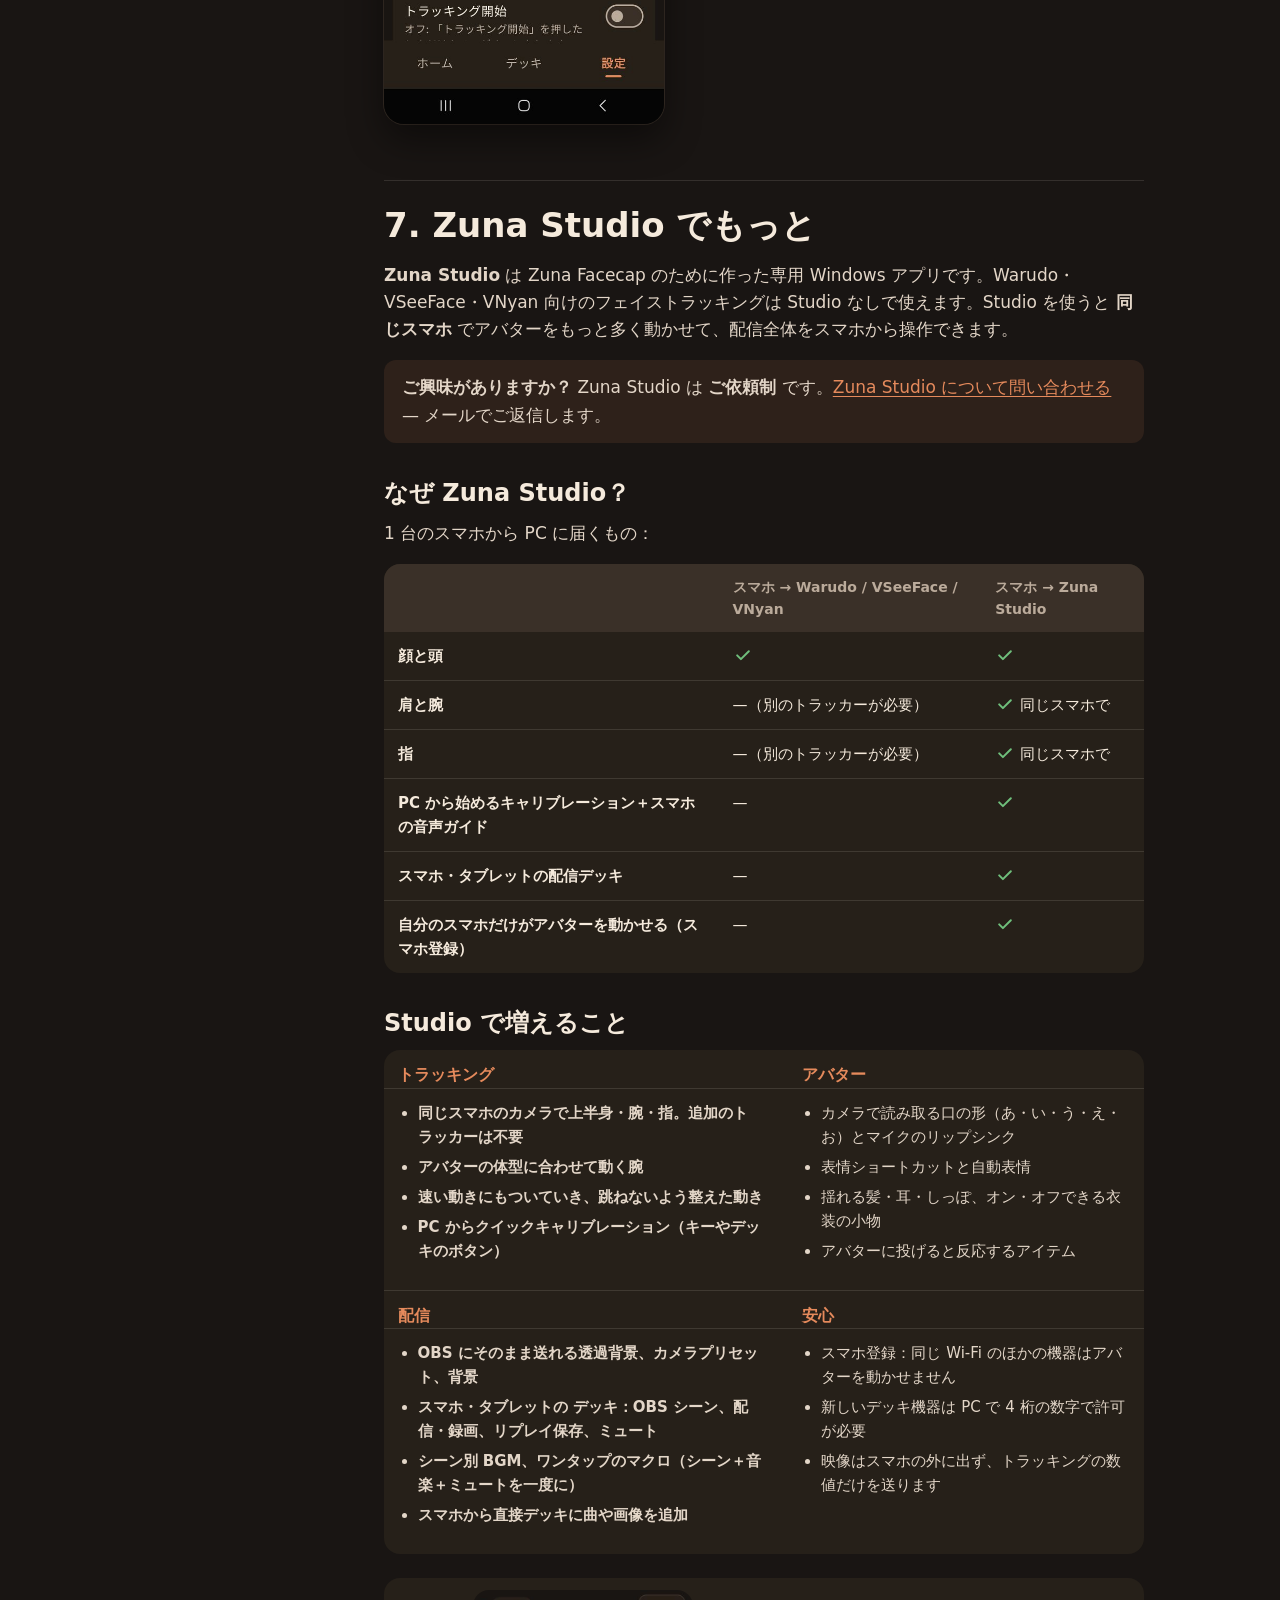
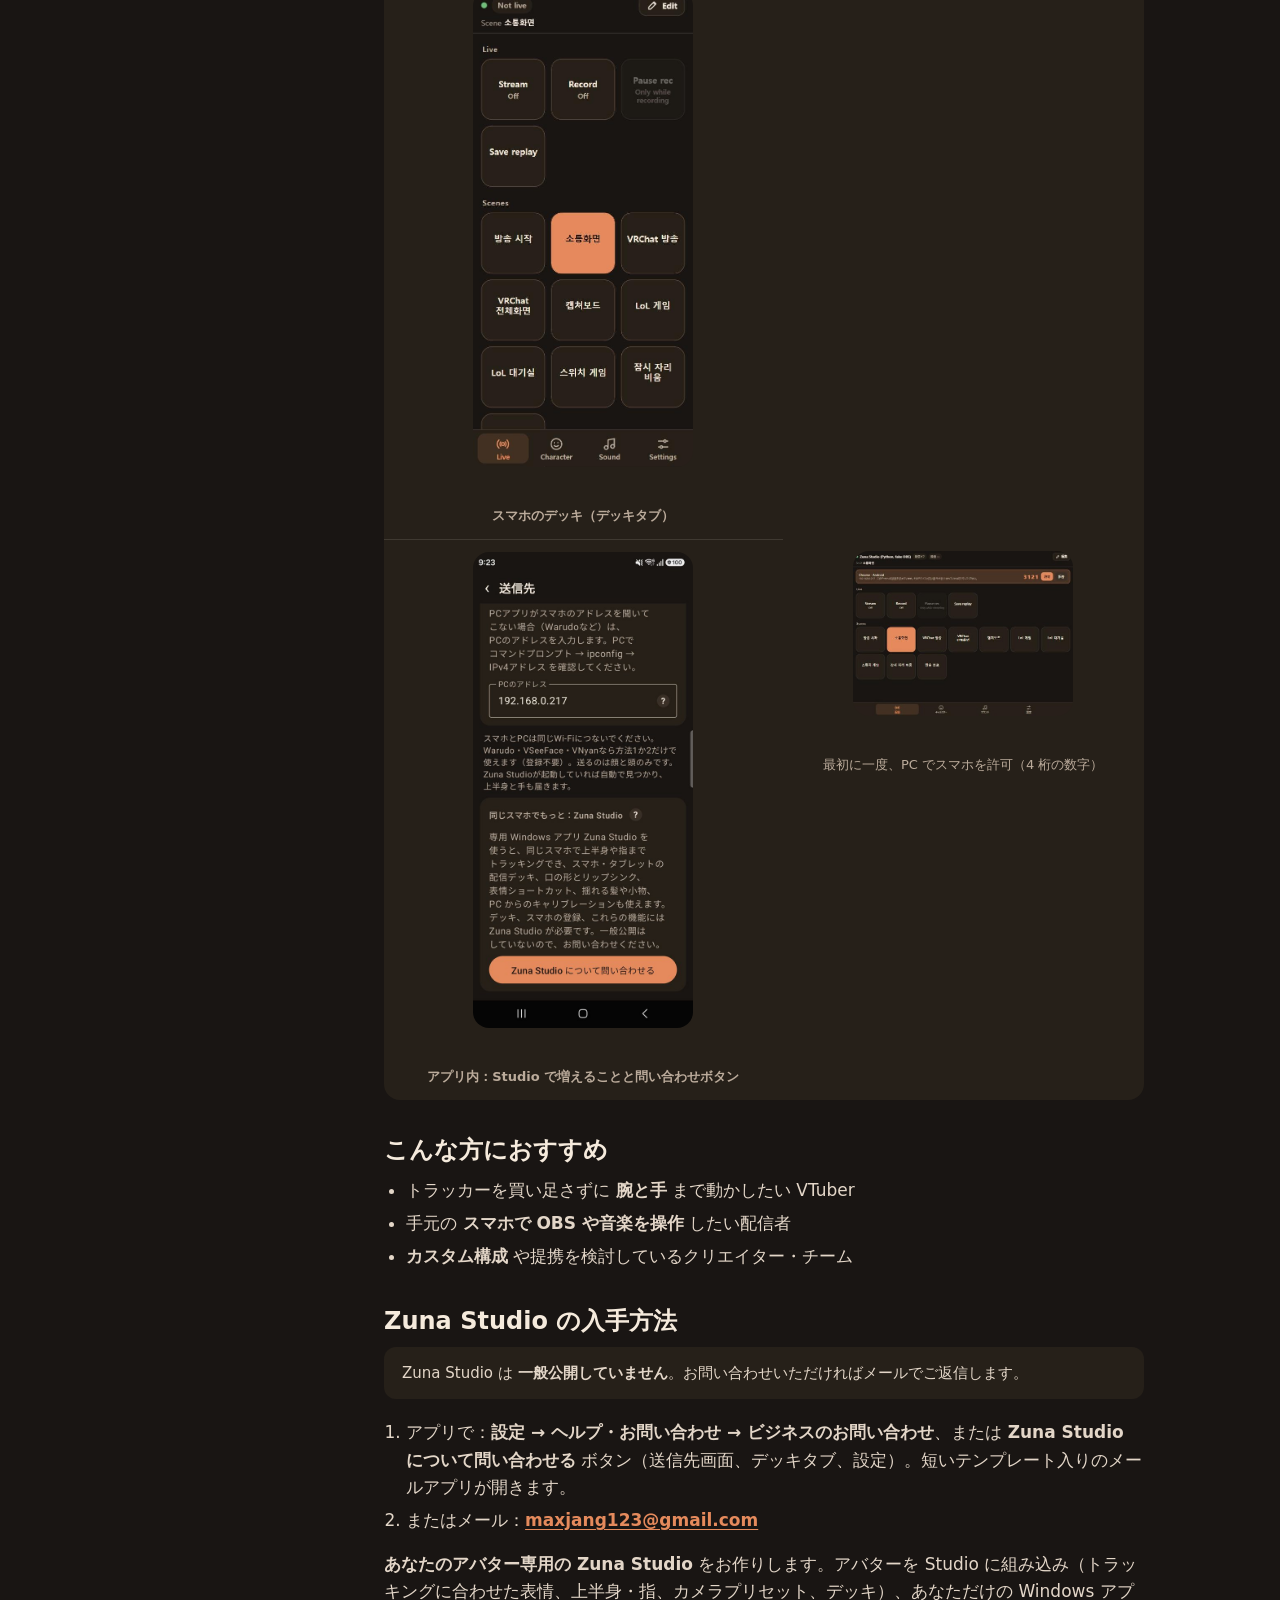
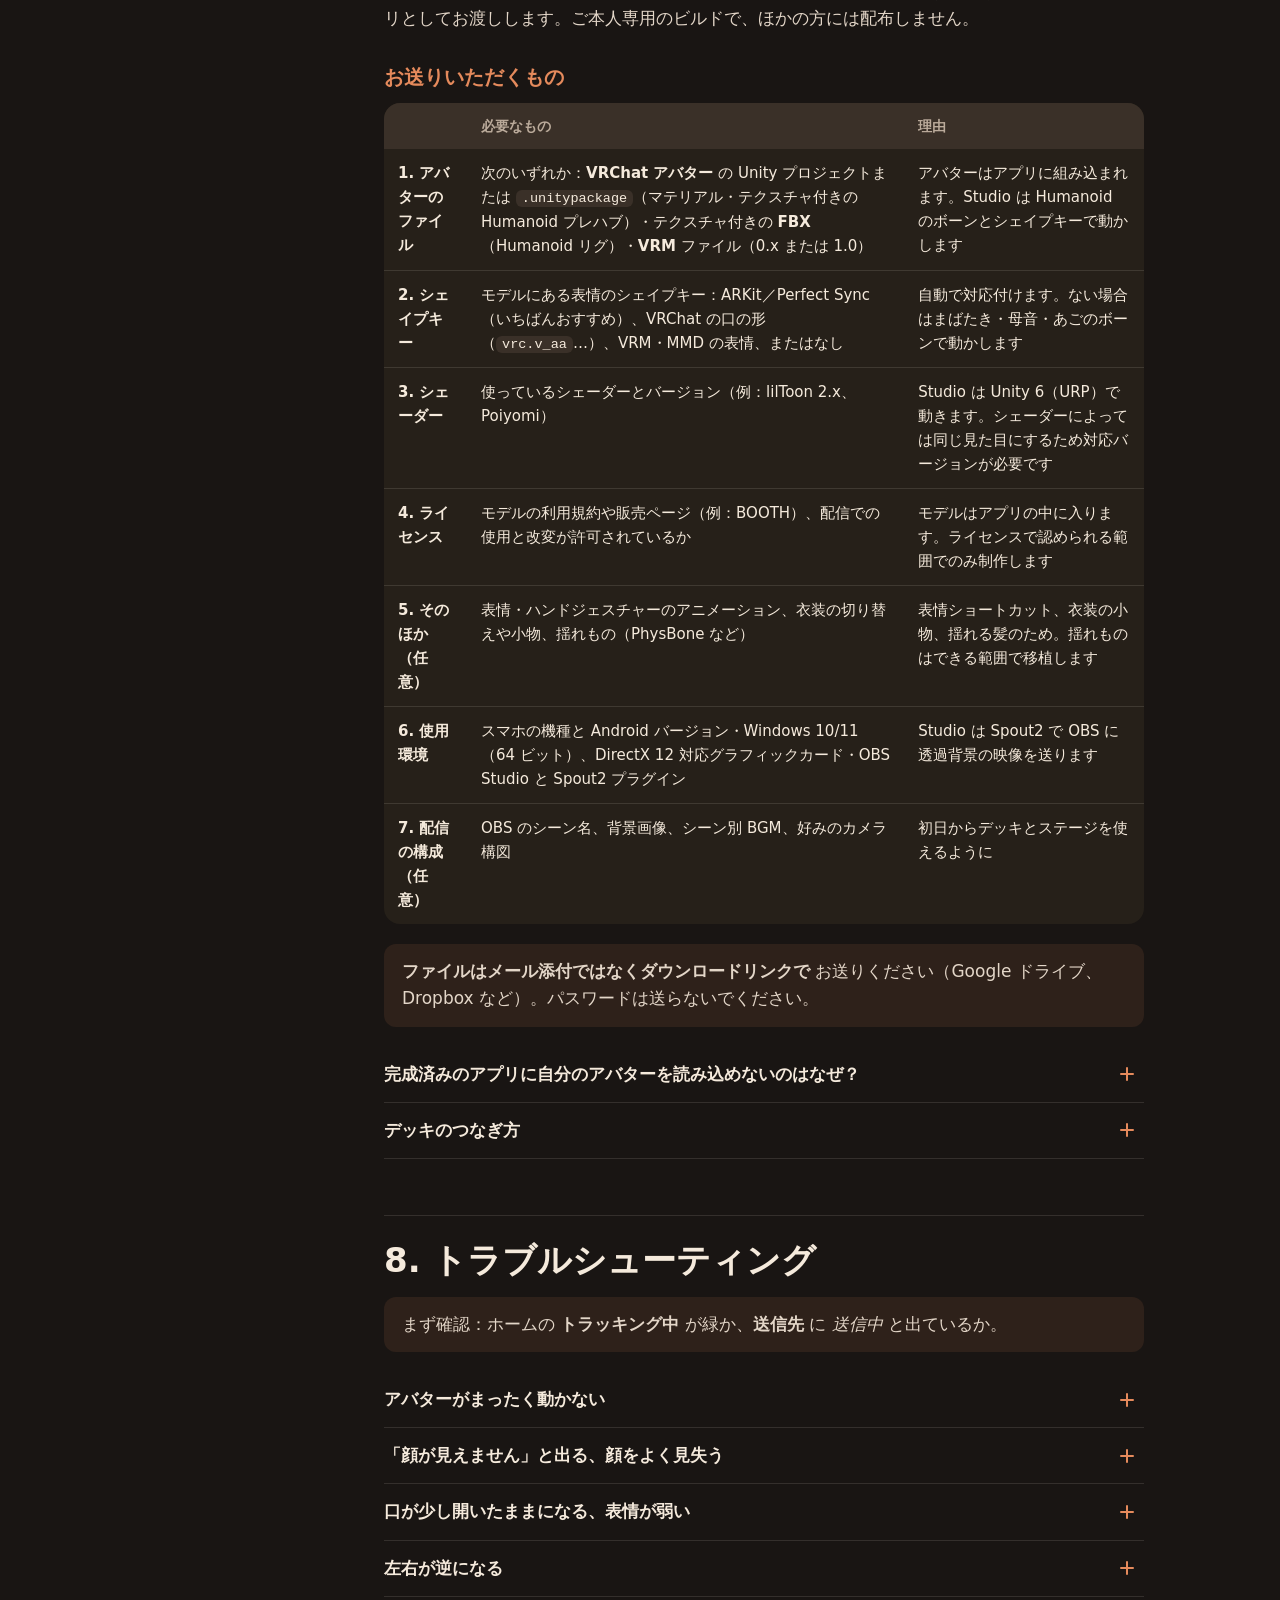
<file: ja/guide/index.html>
<!doctype html>
<html lang="ja">
<head>
  <meta charset="utf-8">
  <meta name="viewport" content="width=device-width, initial-scale=1">
  <title>Zuna Facecap ユーザーガイド</title>
  <meta name="description" content="Android スマホを Warudo・VSeeFace・VNyan 用のフェイストラッカーに。">
  <meta name="robots" content="index, follow, max-image-preview:large">
  <meta name="theme-color" content="#191513">
  <link rel="canonical" href="https://zunattang.github.io/zuna-facecap-releases/ja/guide/">
  <link rel="alternate" hreflang="en" href="https://zunattang.github.io/zuna-facecap-releases/guide/">
  <link rel="alternate" hreflang="ko" href="https://zunattang.github.io/zuna-facecap-releases/ko/guide/">
  <link rel="alternate" hreflang="ja" href="https://zunattang.github.io/zuna-facecap-releases/ja/guide/">
  <link rel="alternate" hreflang="zh-CN" href="https://zunattang.github.io/zuna-facecap-releases/zh-CN/guide/">
  <link rel="alternate" hreflang="x-default" href="https://zunattang.github.io/zuna-facecap-releases/guide/">
  <meta property="og:type" content="article">
  <meta property="og:site_name" content="Zuna Facecap">
  <meta property="og:locale" content="ja_JP">
  <meta property="og:locale:alternate" content="en_US">
  <meta property="og:locale:alternate" content="ko_KR">
  <meta property="og:locale:alternate" content="zh_CN">
  <meta property="og:title" content="Zuna Facecap ユーザーガイド">
  <meta property="og:description" content="Android スマホを Warudo・VSeeFace・VNyan 用のフェイストラッカーに。">
  <meta property="og:url" content="https://zunattang.github.io/zuna-facecap-releases/ja/guide/">
  <meta property="og:image" content="https://zunattang.github.io/zuna-facecap-releases/assets/og-ja.png">
  <meta property="og:image:width" content="1200">
  <meta property="og:image:height" content="630">
  <meta property="og:image:alt" content="Android スマホがフェイストラッカーに">
  <meta name="twitter:card" content="summary_large_image">
  <meta name="twitter:title" content="Zuna Facecap ユーザーガイド">
  <meta name="twitter:description" content="Android スマホを Warudo・VSeeFace・VNyan 用のフェイストラッカーに。">
  <meta name="twitter:image" content="https://zunattang.github.io/zuna-facecap-releases/assets/og-ja.png">
  <link rel="icon" type="image/png" sizes="32x32" href="../../assets/favicon-32.png">
  <link rel="apple-touch-icon" href="../../assets/apple-touch-icon.png">
  <link rel="stylesheet" href="../../assets/site.css">
  <script type="application/ld+json">{"@context":"https://schema.org","@type":"TechArticle","headline":"Zuna Facecap ユーザーガイド","description":"Android スマホを Warudo・VSeeFace・VNyan 用のフェイストラッカーに。","inLanguage":"ja","url":"https://zunattang.github.io/zuna-facecap-releases/ja/guide/","image":"https://zunattang.github.io/zuna-facecap-releases/assets/og-ja.png","about":{"@id":"https://zunattang.github.io/zuna-facecap-releases/#app"},"articleSection":["1. 動作環境","2. インストール","3. はじめての起動","4. Warudo・VSeeFace・VNyan とつなぐ","5. キャリブレーション","6. 設定の説明","7. Zuna Studio でもっと","8. トラブルシューティング","9. よくある質問","10. 不具合の報告・お問い合わせ"],"publisher":{"@type":"Organization","name":"Zuna Facecap","url":"https://zunattang.github.io/zuna-facecap-releases/","email":"maxjang123@gmail.com"},"author":{"@type":"Organization","name":"Zuna Facecap","url":"https://zunattang.github.io/zuna-facecap-releases/","email":"maxjang123@gmail.com"}}</script>
  <script type="application/ld+json">{"@context":"https://schema.org","@type":"BreadcrumbList","itemListElement":[{"@type":"ListItem","position":1,"name":"Zuna Facecap","item":"https://zunattang.github.io/zuna-facecap-releases/ja/"},{"@type":"ListItem","position":2,"name":"ユーザーガイド","item":"https://zunattang.github.io/zuna-facecap-releases/ja/guide/"}]}</script>
</head>
<body>
<a class="skip" href="#main">本文へスキップ</a>
<header class="top"><div class="wrap">
  <a class="brand" href="../../ja/"><img src="../../assets/icon-64.png" alt="" width="32" height="32">Zuna Facecap</a>
  
  <div class="langs" aria-label="言語"><a href="../../guide/" hreflang="en" lang="en">EN</a><a href="../../ko/guide/" hreflang="ko" lang="ko">한국어</a><a href="../../ja/guide/" hreflang="ja" lang="ja" aria-current="page">日本語</a><a href="../../zh-CN/guide/" hreflang="zh-CN" lang="zh-CN">中文</a></div>
</div></header>
<main id="main" class="wrap guide">
  <div class="guide-head">
    <h1>Zuna Facecap ユーザーガイド</h1>
    <p class="lead">Android スマホを Warudo・VSeeFace・VNyan 用のフェイストラッカーに。</p>
  </div>
  <div class="guide-layout">
    <nav class="toc-side" aria-label="目次"><p class="toc-title">目次</p><ol><li><a href="#1-動作環境">1. 動作環境</a></li><li><a href="#2-インストール">2. インストール</a></li><li><a href="#3-はじめての起動">3. はじめての起動</a></li><li><a href="#4-warudovseefacevnyan-とつなぐ">4. Warudo・VSeeFace・VNyan とつなぐ</a></li><li><a href="#5-キャリブレーション">5. キャリブレーション</a></li><li><a href="#6-設定の説明">6. 設定の説明</a></li><li><a href="#7-zuna-studio-でもっと">7. Zuna Studio でもっと</a></li><li><a href="#8-トラブルシューティング">8. トラブルシューティング</a></li><li><a href="#9-よくある質問">9. よくある質問</a></li><li><a href="#10-不具合の報告お問い合わせ">10. 不具合の報告・お問い合わせ</a></li></ol></nav>
    <article class="guide-body">
      <details class="toc-mobile"><summary>目次</summary><ol><li><a href="#1-動作環境">1. 動作環境</a></li><li><a href="#2-インストール">2. インストール</a></li><li><a href="#3-はじめての起動">3. はじめての起動</a></li><li><a href="#4-warudovseefacevnyan-とつなぐ">4. Warudo・VSeeFace・VNyan とつなぐ</a></li><li><a href="#5-キャリブレーション">5. キャリブレーション</a></li><li><a href="#6-設定の説明">6. 設定の説明</a></li><li><a href="#7-zuna-studio-でもっと">7. Zuna Studio でもっと</a></li><li><a href="#8-トラブルシューティング">8. トラブルシューティング</a></li><li><a href="#9-よくある質問">9. よくある質問</a></li><li><a href="#10-不具合の報告お問い合わせ">10. 不具合の報告・お問い合わせ</a></li></ol></details>
<p>Zuna Facecap はスマホのカメラで表情と頭の動きを読み取り、Wi-Fi で <b>iFacialMocap</b> 対応の PC アプリに送ります。iFacialMocap は、これらのアプリが iPhone のフェイストラッキングに使っている方式です。iPhone は必要ありません。</p>
<div class="callout note"><p><b>同じスマホで腕・指・配信デッキまで使いたい方へ：</b> <a href="#7-zuna-studio-でもっと">Zuna Studio でもっと</a> をご覧ください。ご依頼いただければご利用いただけます。</p></div>
<div class="callout tip"><p><b>かんたんな流れ：</b> アプリをインストール → カメラを許可 → 顔から 40 cm ほどの位置にスタンドでスマホを立てる → PC アプリで <i>iFacialMocap</i> トラッカーを選び、アプリに表示されるスマホのアドレスを入力 → <b>トラッキング開始</b> → キャリブレーションを一度。</p></div>
<div class="table-wrap"><table><tbody><tr><td><b>対応アプリ</b></td><td>Warudo、VSeeFace、VNyan など、iFacialMocap／iPhone トラッカーを受け取れるアプリ。VMC プロトコルで受け取るアプリにも対応（上級者向け）。</td></tr><tr><td><b>送るもの</b></td><td>ARKit 形式の表情値 51 個＋頭の回転と位置、UDP ポート <b>49983</b></td></tr><tr><td><b>プライバシー</b></td><td>映像はスマホの中だけで解析し、録画やアップロードはしません。PC には自宅の Wi-Fi でトラッキングの数値だけを送ります。</td></tr><tr><td><b>言語</b></td><td>English、한국어、日本語、简体中文（設定 → 言語）</td></tr><tr><td><b>お問い合わせ</b></td><td>maxjang123@gmail.com・設定 → ヘルプ・お問い合わせ</td></tr></tbody></table></div>
<h2 id="1-動作環境">1. 動作環境</h2>
<div class="table-wrap"><table><thead><tr><th scope="col"></th><th scope="col">最低</th><th scope="col">推奨</th></tr></thead><tbody><tr><td><b>Android</b></td><td>Android 10 以降</td><td>Android 13 以降</td></tr><tr><td><b>プロセッサー</b></td><td>64 ビット（ARM64）。32 ビット専用の機種にはインストールできません。</td><td><b>2021 年ごろ以降</b>の発売で、ミドルレンジ以上のチップ</td></tr><tr><td><b>メモリ</b></td><td>4 GB</td><td>6 GB 以上</td></tr><tr><td><b>カメラ</b></td><td>イン または アウト</td><td>イン。上半身も使うならアウト広角（超広角）</td></tr><tr><td><b>ネットワーク</b></td><td>スマホと PC が同じ Wi-Fi・ルーター</td><td>5 GHz の Wi-Fi、PC は有線または 5 GHz</td></tr><tr><td><b>その他</b></td><td>—</td><td>スマホスタンドや三脚、長時間配信には充電器</td></tr></tbody></table></div>
<div class="callout tip"><p><b>Galaxy S24 Ultra（Android 16）</b> で開発・動作確認しています。60 fps のカメラ設定で顔のトラッキングは約 40 fps です。古い機種やエントリー機でも動きますが、フレームレートが下がります。遅いときは <b>上半身</b>・<b>手</b>・<b>60fpsトラッキング</b> をオフにしてみてください。</p></div>
<p>アプリの <b>設定 → ヘルプ・お問い合わせ → 動作環境</b> で、お使いのスマホの Android バージョンとメモリを確認できます。メモリが少ない場合はお知らせします。</p>
<details>
<summary>なぜ 64 ビットだけ？</summary>
<p>顔・体・手のモデルは Google MediaPipe で動いています。古い 32 ビット機種用のライブラリまで入れるとアプリが 2 倍以上の大きさになり、そうした機種ではそもそもなめらかなトラッキングが難しいためです。</p>
</details>
<h2 id="2-インストール">2. インストール</h2>
<ol><li><b>Zuna Facecap</b> をインストールします（Google Play、または受け取った APK）。</li><li>アプリを開くと、はじめかたガイドが自動で始まります。</li></ol>
<div class="callout warn"><p>APK を直接インストールする場合、ブラウザやファイルアプリからのインストール許可を求められることがあります。一度だけの Android の設定です。</p></div>
<h2 id="3-はじめての起動">3. はじめての起動</h2>
<p>最初に 5 ステップのガイドが開きます。<b>スキップ</b> もでき、いつでも <b>設定 → ヘルプ・お問い合わせ → はじめかたガイドをもう一度見る</b> から見直せます。</p>
<div class="shot-grid"><figure class="shot"><figcaption>1. アプリでできること</figcaption><img src="../../guide/images/ja/tutorial-1.jpg" alt="アプリでできること" loading="lazy"></figure><figure class="shot"><figcaption>2. カメラへのアクセス</figcaption><img src="../../guide/images/ja/tutorial-2.jpg" alt="カメラへのアクセス" loading="lazy"></figure><figure class="shot"><figcaption>3. スマホの置き方</figcaption><img src="../../guide/images/ja/tutorial-3.jpg" alt="スマホの置き方" loading="lazy"></figure></div>
<div class="shot-grid"><figure class="shot"><figcaption>4. PC アプリにつなぐ</figcaption><img src="../../guide/images/ja/tutorial-4.jpg" alt="PC アプリにつなぐ" loading="lazy"></figure><figure class="shot"><figcaption>5. トラッキング開始</figcaption><img src="../../guide/images/ja/tutorial-5.jpg" alt="トラッキング開始" loading="lazy"></figure></div>
<h3 id="スマホの置き方">スマホの置き方</h3>
<ul><li>スマホが動かないよう <b>スタンドや三脚</b> に立てます。</li><li>顔から <b>30〜50 cm</b>、目の高さ付近で顔に向けます。</li><li>照明は後ろではなく <b>前から</b>（デスクライトやモニターの光）。</li><li><b>上半身や手</b> も使うときは、肩が映るようにスマホを <b>1 m ほど</b> 離します。</li></ul>
<div class="callout tip"><p>カメラは <b>トラッキング開始</b> を押したときだけオンになります。ホームにはあなたの表情をまねするキャラクターが表示され、右上の <b>自分の顔</b> を選ぶとトラッキングの点が付いたカメラ映像を確認できます。</p></div>
<figure class="shot"><img src="../../guide/images/ja/home.jpg" alt="ホーム画面" loading="lazy"></figure>
<h2 id="4-warudovseefacevnyan-とつなぐ">4. Warudo・VSeeFace・VNyan とつなぐ</h2>
<p>スマホと PC を <b>同じ Wi-Fi</b> につなぎます。ホームで <b>送信先</b> をタップし、<b>PCアプリ（iFacialMocap）</b> が選ばれていることを確認します（初期設定）。</p>
<figure class="shot"><img src="../../guide/images/ja/connect.jpg" alt="送信先" loading="lazy"></figure>
<p>つなぎ方は 2 通りあります。<b>どちらか一方だけ</b> 使ってください。</p>
<div class="table-wrap"><table><thead><tr><th scope="col"></th><th scope="col">方法1・スマホのアドレスを PC に入力</th><th scope="col">方法2・PC のアドレスをスマホに入力</th></tr></thead><tbody><tr><td><b>こんなとき</b></td><td>PC アプリがスマホの IP アドレスを聞いてくる（VSeeFace、VNyan、Warudo）</td><td>PC アプリが受信を待つだけで、アドレスを聞いてこない</td></tr><tr><td><b>入力する場所</b></td><td>PC アプリ</td><td>Zuna Facecap → 送信先 → <i>PCのアドレス</i></td></tr><tr><td><b>入力するもの</b></td><td><b>このスマホ</b> の下の大きな数字。例：<code>192.168.0.178</code></td><td>PC の IPv4 アドレス。例：<code>192.168.0.217</code></td></tr><tr><td><b>ポート</b></td><td>49983（固定）</td><td>49983（固定）</td></tr></tbody></table></div>
<figure class="shot"><img src="../../guide/images/ja/connect-ways.jpg" alt="方法1と方法2" loading="lazy"></figure>
<div class="callout tip"><p><b>?</b> が付いた項目はタップすると短い説明が出ます。設定がわからないときに使ってください。</p></div>
<figure class="shot"><img src="../../guide/images/ja/tooltip.jpg" alt="? の説明の例" loading="lazy"></figure>
<h3 id="warudo">Warudo</h3>
<ol><li>Warudo でキャラクターの <b>Setup</b> を開き、顔のトラッキングに <b>iFacialMocap</b>（<i>iPhone / iFacialMocap</i>）を選びます。</li><li>Zuna Facecap に表示されるスマホのアドレスを入力します（<b>方法1</b>）。Warudo がアドレスを聞いてこない場合は、<b>方法2</b> でアプリに PC のアドレスを入力します。</li><li>スマホで <b>トラッキング開始</b> を押します。</li></ol>
<h3 id="vseeface">VSeeFace</h3>
<ol><li><b>General settings → iPhone/ARKit face tracking</b> で <b>iFacialMocap</b> をオンにします（<i>Receive tracking data from iFacialMocap</i>）。</li><li>Zuna Facecap のスマホのアドレスを IP 欄に入力して接続します。</li><li>スマホで <b>トラッキング開始</b> を押します。スマホのトラッキングだけを使う場合、VSeeFace の Web カメラは <i>None</i> にしてください。</li></ol>
<h3 id="vnyan">VNyan</h3>
<ol><li><b>Settings → Tracking → ARKit / iPhone tracking</b> で <b>iFacialMocap</b> を選びます。</li><li>Zuna Facecap のスマホのアドレスを入力し、受信を開始します。</li><li>スマホで <b>トラッキング開始</b> を押します。</li></ol>
<div class="callout warn"><p>メニュー名はアプリのバージョンや言語によって変わります。「iFacialMocap」や「iPhone tracking」を探せば、手順は同じです。</p></div>
<details>
<summary>PC のアドレスの調べ方（方法2）</summary>
<ol><li><b>Win + R</b> を押し、<code>cmd</code> と入力して <b>Enter</b>。</li><li><code>ipconfig</code> と入力して <b>Enter</b>。</li><li>使っているアダプター（Wi-Fi またはイーサネット）の <b>IPv4 アドレス</b> を控えます。例：<code>192.168.0.217</code></li></ol>
<p>自宅ネットワーク内のアドレスで、インターネットのアドレスではありません。</p>
</details>
<details>
<summary>ほかのVMCアプリ（上級者向け）</summary>
<p>iFacialMocap ではなく <b>VMC プロトコル</b> で受け取るアプリもあります。<i>送信先</i> で <b>ほかのVMCアプリ</b> を選び、受信する PC のアドレスとポート（多くは <code>39539</code>）を入力します。<code>EyeBlinkLeft</code> のような Perfect Sync の名前を使うアプリなら <b>大文字の名前</b> をオンにしてください。この方式で送るのは顔と頭だけです。</p>
</details>
<h2 id="5-キャリブレーション">5. キャリブレーション</h2>
<p>無表情は人によって違い、トラッカーは安静時にちょうど 0、最大でちょうど 100 になることはあまりありません。<b>表情キャリブレーション</b> はあなたの無表情と各表情の動く幅を測り、口を閉じればアバターも閉じ、笑えばしっかり笑うようにします。</p>
<figure class="shot"><img src="../../guide/images/ja/calibrate.jpg" alt="表情キャリブレーション" loading="lazy"></figure>
<div class="table-wrap"><table><thead><tr><th scope="col"></th><th scope="col">かかる時間</th><th scope="col">いつ</th></tr></thead><tbody><tr><td><b>フルキャリブレーション</b></td><td>約 45 秒、8 つの表情</td><td>最初に一度</td></tr><tr><td><b>クイックキャリブレーション</b></td><td>4 秒、無表情のみ</td><td>スマホを動かした後や照明が変わった後</td></tr><tr><td><b>頭の角度キャリブレーション</b>（任意）</td><td>約 15 秒</td><td>スマホが顔より下や上にあるとき</td></tr><tr><td><b>姿勢</b>（任意）</td><td>4 秒</td><td>上半身がオンで、スマホが斜め横にあるとき</td></tr></tbody></table></div>
<div class="callout tip"><p>キャリブレーションは <b>カメラごと</b> に保存され、<code>Download/ZunaFacecap/zuna-facecap-calibration.json</code> にバックアップされます。再インストールや機種変更のときは、やり直さずに <b>読み込む</b> を使ってください。</p></div>
<h2 id="6-設定の説明">6. 設定の説明</h2>
<figure class="shot"><img src="../../guide/images/ja/settings.jpg" alt="設定" loading="lazy"></figure>
<div class="table-wrap"><table><thead><tr><th scope="col">設定</th><th scope="col">できること</th><th scope="col">ヒント</th></tr></thead><tbody><tr><td><b>カメラ：イン／アウト／アウト広角</b></td><td>どのカメラでトラッキングするか</td><td>イン はアプリを見ながら使えます。アウト は一般に高画質。アウト広角（超広角）は体を傾けてもフレームに収まります</td></tr><tr><td><b>キャリブレーションの音声ガイド</b></td><td>キャリブレーションの手順を読み上げます</td><td>画面が見えないアウトカメラのとき</td></tr><tr><td><b>上半身</b></td><td>肩と腕のトラッキング</td><td>Zuna Studio 専用。スマホを 1 m ほど離します</td></tr><tr><td><b>手</b></td><td>指のトラッキング</td><td>Zuna Studio 専用。フレームレートが少し下がります</td></tr><tr><td><b>60fpsトラッキング</b></td><td>より速いカメラ</td><td>なめらかになりますが、発熱とバッテリー消費が増えます</td></tr><tr><td><b>アプリを開いたらトラッキング開始</b></td><td>開始ボタンを押さずに始まります</td><td>初期設定はオフ</td></tr><tr><td><b>画面オフでもトラッキングを続ける</b></td><td>画面を消してもバックグラウンドで続きます</td><td>その間は通知が表示されます。充電しながら使ってください</td></tr><tr><td><b>ウインク補正</b></td><td>ウインクがウインクとして伝わります</td><td>初期設定はオン</td></tr><tr><td><b>飛びを防ぐ</b></td><td>頭や顔が 1 フレームだけありえない速さで跳ねるのを取り除きます</td><td>本当に速い動きは 1 フレーム（約 0.02 秒）遅れて伝わります</td></tr><tr><td><b>左右を反転</b></td><td>左右を入れ替えます</td><td>PC アプリで左右が逆に見えるときだけ</td></tr><tr><td><b>録画</b></td><td>表情の値を JSON で保存（映像なし）</td><td>テスト用</td></tr><tr><td><b>診断</b></td><td>fps、遅延、処理装置、バッテリー、発熱</td><td>遅いと感じたらまずここを確認</td></tr></tbody></table></div>
<figure class="shot"><img src="../../guide/images/ja/settings-tracking.jpg" alt="トラッキングの設定" loading="lazy"></figure>
<h2 id="7-zuna-studio-でもっと">7. Zuna Studio でもっと</h2>
<p><b>Zuna Studio</b> は Zuna Facecap のために作った専用 Windows アプリです。Warudo・VSeeFace・VNyan 向けのフェイストラッキングは Studio なしで使えます。Studio を使うと <b>同じスマホ</b> でアバターをもっと多く動かせて、配信全体をスマホから操作できます。</p>
<div class="callout tip"><p><b>ご興味がありますか？</b> Zuna Studio は <b>ご依頼制</b> です。<a href="#zuna-studio-の入手方法">Zuna Studio について問い合わせる</a> — メールでご返信します。</p></div>
<h3 id="なぜ-zuna-studio">なぜ Zuna Studio？</h3>
<p>1 台のスマホから PC に届くもの：</p>
<div class="table-wrap"><table><thead><tr><th scope="col"></th><th scope="col">スマホ → Warudo / VSeeFace / VNyan</th><th scope="col">スマホ → <b>Zuna Studio</b></th></tr></thead><tbody><tr><td>顔と頭</td><td><span class="yes"><svg viewBox="0 0 24 24" fill="none" stroke="currentColor" stroke-width="1.8" stroke-linecap="round" stroke-linejoin="round" aria-hidden="true"><path d="M5 12.5l4.5 4.5L19 7.5"/></svg><span class="sr">✓</span></span></td><td><span class="yes"><svg viewBox="0 0 24 24" fill="none" stroke="currentColor" stroke-width="1.8" stroke-linecap="round" stroke-linejoin="round" aria-hidden="true"><path d="M5 12.5l4.5 4.5L19 7.5"/></svg><span class="sr">✓</span></span></td></tr><tr><td>肩と腕</td><td>—（別のトラッカーが必要）</td><td><span class="yes"><svg viewBox="0 0 24 24" fill="none" stroke="currentColor" stroke-width="1.8" stroke-linecap="round" stroke-linejoin="round" aria-hidden="true"><path d="M5 12.5l4.5 4.5L19 7.5"/></svg><span class="sr">✓</span></span> 同じスマホで</td></tr><tr><td>指</td><td>—（別のトラッカーが必要）</td><td><span class="yes"><svg viewBox="0 0 24 24" fill="none" stroke="currentColor" stroke-width="1.8" stroke-linecap="round" stroke-linejoin="round" aria-hidden="true"><path d="M5 12.5l4.5 4.5L19 7.5"/></svg><span class="sr">✓</span></span> 同じスマホで</td></tr><tr><td>PC から始めるキャリブレーション＋スマホの音声ガイド</td><td>—</td><td><span class="yes"><svg viewBox="0 0 24 24" fill="none" stroke="currentColor" stroke-width="1.8" stroke-linecap="round" stroke-linejoin="round" aria-hidden="true"><path d="M5 12.5l4.5 4.5L19 7.5"/></svg><span class="sr">✓</span></span></td></tr><tr><td>スマホ・タブレットの配信デッキ</td><td>—</td><td><span class="yes"><svg viewBox="0 0 24 24" fill="none" stroke="currentColor" stroke-width="1.8" stroke-linecap="round" stroke-linejoin="round" aria-hidden="true"><path d="M5 12.5l4.5 4.5L19 7.5"/></svg><span class="sr">✓</span></span></td></tr><tr><td>自分のスマホだけがアバターを動かせる（スマホ登録）</td><td>—</td><td><span class="yes"><svg viewBox="0 0 24 24" fill="none" stroke="currentColor" stroke-width="1.8" stroke-linecap="round" stroke-linejoin="round" aria-hidden="true"><path d="M5 12.5l4.5 4.5L19 7.5"/></svg><span class="sr">✓</span></span></td></tr></tbody></table></div>
<h3 id="studio-で増えること">Studio で増えること</h3>
<table>
<tr><th> トラッキング</th><th> アバター</th></tr>
<tr><td>
<ul><li>同じスマホのカメラで上半身・腕・指。追加のトラッカーは不要</li><li>アバターの体型に合わせて動く腕</li><li>速い動きにもついていき、跳ねないよう整えた動き</li><li>PC からクイックキャリブレーション（キーやデッキのボタン）</li></ul>
</td><td>
<ul><li>カメラで読み取る口の形（あ・い・う・え・お）とマイクのリップシンク</li><li>表情ショートカットと自動表情</li><li>揺れる髪・耳・しっぽ、オン・オフできる衣装の小物</li><li>アバターに投げると反応するアイテム</li></ul>
</td></tr>
<tr><th> 配信</th><th> 安心</th></tr>
<tr><td>
<ul><li>OBS にそのまま送れる透過背景、カメラプリセット、背景</li><li>スマホ・タブレットの <b>デッキ</b>：OBS シーン、配信・録画、リプレイ保存、ミュート</li><li>シーン別 BGM、ワンタップのマクロ（シーン＋音楽＋ミュートを一度に）</li><li>スマホから直接デッキに曲や画像を追加</li></ul>
</td><td>
<ul><li>スマホ登録：同じ Wi-Fi のほかの機器はアバターを動かせません</li><li>新しいデッキ機器は PC で 4 桁の数字で許可が必要</li><li>映像はスマホの外に出ず、トラッキングの数値だけを送ります</li></ul>
</td></tr>
</table>
<table>
<tr>
<td align="center"><img src="../../guide/images/deck.jpg" alt="スマホのデッキ"><br><sub>スマホのデッキ（デッキタブ）</sub></td>
</tr>
<tr>
<td align="center"><img src="../../guide/images/ja/studio-note.jpg" alt="アプリ内の Zuna Studio の案内"><br><sub>アプリ内：Studio で増えることと問い合わせボタン</sub></td>
<td align="center"><img src="../../guide/images/deck-allow-on-pc.jpg" alt="PC で機器を許可"><br><sub>最初に一度、PC でスマホを許可（4 桁の数字）</sub></td>
</tr>
</table>
<h3 id="こんな方におすすめ">こんな方におすすめ</h3>
<ul><li>トラッカーを買い足さずに <b>腕と手</b> まで動かしたい VTuber</li><li>手元の <b>スマホで OBS や音楽を操作</b> したい配信者</li><li><b>カスタム構成</b> や提携を検討しているクリエイター・チーム</li></ul>
<h3 id="zuna-studio-の入手方法">Zuna Studio の入手方法</h3>
<div class="callout note"><p>Zuna Studio は <b>一般公開していません</b>。お問い合わせいただければメールでご返信します。</p></div>
<ol><li>アプリで：<b>設定 → ヘルプ・お問い合わせ → ビジネスのお問い合わせ</b>、または <b>Zuna Studio について問い合わせる</b> ボタン（送信先画面、デッキタブ、設定）。短いテンプレート入りのメールアプリが開きます。</li><li>またはメール：<b><a href="mailto:maxjang123@gmail.com?subject=%5BZuna%20Facecap%5D%20Zuna%20Studio%20%E5%88%A9%E7%94%A8%E3%81%AE%E3%81%8A%E5%95%8F%E3%81%84%E5%90%88%E3%82%8F%E3%81%9B">maxjang123@gmail.com</a></b></li></ol>
<p><b>あなたのアバター専用の Zuna Studio</b> をお作りします。アバターを Studio に組み込み（トラッキングに合わせた表情、上半身・指、カメラプリセット、デッキ）、あなただけの Windows アプリとしてお渡しします。ご本人専用のビルドで、ほかの方には配布しません。</p>
<h4 id="お送りいただくもの">お送りいただくもの</h4>
<div class="table-wrap"><table><thead><tr><th scope="col"></th><th scope="col">必要なもの</th><th scope="col">理由</th></tr></thead><tbody><tr><td><b>1. アバターのファイル</b></td><td>次のいずれか：<b>VRChat アバター</b> の Unity プロジェクトまたは <code>.unitypackage</code>（マテリアル・テクスチャ付きの Humanoid プレハブ）・テクスチャ付きの <b>FBX</b>（Humanoid リグ）・<b>VRM</b> ファイル（0.x または 1.0）</td><td>アバターはアプリに組み込まれます。Studio は Humanoid のボーンとシェイプキーで動かします</td></tr><tr><td><b>2. シェイプキー</b></td><td>モデルにある表情のシェイプキー：ARKit／Perfect Sync（いちばんおすすめ）、VRChat の口の形（<code>vrc.v_aa</code>…）、VRM・MMD の表情、またはなし</td><td>自動で対応付けます。ない場合はまばたき・母音・あごのボーンで動かします</td></tr><tr><td><b>3. シェーダー</b></td><td>使っているシェーダーとバージョン（例：lilToon 2.x、Poiyomi）</td><td>Studio は Unity 6（URP）で動きます。シェーダーによっては同じ見た目にするため対応バージョンが必要です</td></tr><tr><td><b>4. ライセンス</b></td><td>モデルの利用規約や販売ページ（例：BOOTH）、配信での使用と改変が許可されているか</td><td>モデルはアプリの中に入ります。ライセンスで認められる範囲でのみ制作します</td></tr><tr><td><b>5. そのほか</b>（任意）</td><td>表情・ハンドジェスチャーのアニメーション、衣装の切り替えや小物、揺れもの（PhysBone など）</td><td>表情ショートカット、衣装の小物、揺れる髪のため。揺れものはできる範囲で移植します</td></tr><tr><td><b>6. 使用環境</b></td><td>スマホの機種と Android バージョン・Windows 10/11（64 ビット）、DirectX 12 対応グラフィックカード・OBS Studio と Spout2 プラグイン</td><td>Studio は Spout2 で OBS に透過背景の映像を送ります</td></tr><tr><td><b>7. 配信の構成</b>（任意）</td><td>OBS のシーン名、背景画像、シーン別 BGM、好みのカメラ構図</td><td>初日からデッキとステージを使えるように</td></tr></tbody></table></div>
<div class="callout tip"><p><b>ファイルはメール添付ではなくダウンロードリンクで</b> お送りください（Google ドライブ、Dropbox など）。パスワードは送らないでください。</p></div>
<details>
<summary>完成済みのアプリに自分のアバターを読み込めないのはなぜ？</summary>
<p>FBX や VRChat アバターは Unity エディターが変換します（マテリアル、シェーダー、Humanoid 設定）。完成した Windows アプリは単独ではそれができないため、Unity でアバターを準備して Studio と一緒にビルドします。VRM ファイルをアプリが直接読み込める版は計画中ですが、まだありません。</p>
</details>
<details>
<summary>デッキのつなぎ方</summary>
<ol><li>PC で Zuna Deck または Zuna Studio を起動します。</li><li>スマホと PC を同じ Wi-Fi につなぎます。</li><li>Windows ファイアウォールに聞かれたら <b>プライベート ネットワーク</b> を許可します。</li><li>最初の一度だけ PC に 4 桁の数字が表示されます。スマホと同じなら PC で許可します。</li></ol>
<p>タブレットやほかのスマホでも、同じデッキをブラウザで開けます。</p>
</details>
<h2 id="8-トラブルシューティング">8. トラブルシューティング</h2>
<div class="callout tip"><p>まず確認：ホームの <b>トラッキング中</b> が緑か、<b>送信先</b> に <i>送信中</i> と出ているか。</p></div>
<details>
<summary>アバターがまったく動かない</summary>
<ul><li>スマホと PC は <b>同じ Wi-Fi</b> ですか？ ゲストネットワークや一部のメッシュルーターは機器同士の通信をブロックします。</li><li>スマホで <b>トラッキング開始</b> を押しましたか？</li><li><b>方法1：</b> PC アプリに入力した数字は <i>このスマホ</i> の数字と同じですか？ スマホが Wi-Fi に再接続すると変わることがあります。</li><li><b>方法2：</b> PC のアドレスは正しいですか？（<code>ipconfig</code> → IPv4）</li><li><b>Windows ファイアウォール：</b> PC アプリが <b>プライベート ネットワーク</b> で許可されている必要があります。Windows で Wi-Fi が <i>プライベート</i> ネットワークになっているかも確認してください。</li><li>スマホや PC で <b>VPN</b> がオンになっていませんか？ オフにして試してください。</li><li><b>Android 17：</b> アプリに聞かれたら <b>付近のデバイス</b> を許可してください（設定 → アプリ → Zuna Facecap → 権限）。</li></ul>
</details>
<details>
<summary>「顔が見えません」と出る、顔をよく見失う</summary>
<ul><li>前の照明を明るくしてください。暗い部屋がいちばん多い原因です。</li><li>スマホを 30〜50 cm の距離で顔に向けてください。</li><li>別のカメラを試してください（設定 → カメラ）。</li></ul>
</details>
<details>
<summary>口が少し開いたままになる、表情が弱い</summary>
<p><b>フルキャリブレーション</b> を行ってください。スマホを動かしたり照明が変わったりしたら <b>クイックキャリブレーション</b> を。スマホが顔より下にあるなら <b>頭の角度キャリブレーション</b> も試してください。</p>
</details>
<details>
<summary>左右が逆になる</summary>
<p><b>設定 → 表情の詳細 → 左右を反転</b> をオンにしてください。通常 <i>Left</i> は自分の左です。</p>
</details>
<details>
<summary>トラッキングが遅い、スマホが熱くなる</summary>
<ul><li><b>上半身</b>・<b>手</b>・<b>60fpsトラッキング</b> をオフにしてみてください。</li><li>厚いケースを外し、直射日光を避けてください。</li><li><b>設定 → 診断</b> で <i>処理装置</i>（通常は GPU のほうが速い）と <i>発熱</i> を確認してください。</li></ul>
</details>
<details>
<summary>ほかのアプリに切り替えたり画面が消えたりするとトラッキングが止まる</summary>
<p><b>設定 → 画面オフでもトラッキングを続ける</b> をオンにしてください。スマホがバックグラウンドのアプリを止める場合は、Zuna Facecap をバッテリーの最適化から外してください。</p>
</details>
<h2 id="9-よくある質問">9. よくある質問</h2>
<details>
<summary>iPhone や iFacialMocap アプリは必要ですか？</summary>
<p>いいえ。Zuna Facecap が Android で同じ方式で送るので、PC アプリは iFacialMocap として認識します。</p>
</details>
<details>
<summary>カメラの映像はどこかに送られますか？</summary>
<p>いいえ。映像はスマホの中だけで解析し、録画やアップロードはしません。送るのはトラッキングの数値だけで、接続した PC にだけ送ります。</p>
</details>
<details>
<summary>インターネットは必要ですか？</summary>
<p>いいえ。トラッキングは自宅の Wi-Fi の中だけでやり取りします。インターネットはアプリの更新確認にだけ使います。</p>
</details>
<details>
<summary>Warudo・VSeeFace・VNyan で体や手も動きますか？</summary>
<p>これらのアプリは iFacialMocap で <b>顔と頭</b> を受け取ります。同じスマホで上半身や指まで動かすなら <a href="#7-zuna-studio-でもっと">Zuna Studio</a> をお使いください。</p>
</details>
<details>
<summary>アウトカメラは使えますか？</summary>
<p>はい。設定 → カメラ → アウト または アウト広角。画面が見えなくてもキャリブレーションできるよう、音声ガイドをオンにしておいてください。</p>
</details>
<details>
<summary>Zuna Studio は必須ですか？</summary>
<p>Warudo・VSeeFace・VNyan では不要です。Studio は同じスマホでもっと多くのことができます：上半身と指、配信デッキ、口の形とリップシンク、小物、PC からのキャリブレーション。ご依頼いただければご利用いただけます：<a href="#zuna-studio-の入手方法">Zuna Studio の入手方法</a>。</p>
</details>
<h2 id="10-不具合の報告お問い合わせ">10. 不具合の報告・お問い合わせ</h2>
<p><b>設定 → ヘルプ・お問い合わせ</b> にボタンが 2 つあります：</p>
<div class="table-wrap"><table><thead><tr><th scope="col">ボタン</th><th scope="col">開くもの</th><th scope="col">自動で入るもの</th></tr></thead><tbody><tr><td><b>不具合を報告</b></td><td>メールアプリ</td><td>アプリのバージョンと機種名入りの件名、機種・Android バージョン・アプリのバージョン（versionCode）・言語入りの本文。何が起きたかだけ書けば OK です。</td></tr><tr><td><b>ビジネスのお問い合わせ</b></td><td>メールアプリ</td><td>Zuna Studio の利用、提携、コラボ向けの件名と短いテンプレート</td></tr></tbody></table></div>
<p>メールアプリがない場合は、アドレスと <b>アドレスをコピー</b> ボタンが表示されます。</p>
<figure class="shot"><img src="../../guide/images/ja/help.jpg" alt="ヘルプ・お問い合わせ" loading="lazy"></figure>
<p><b>maxjang123@gmail.com</b></p>
    </article>
  </div>
</main>
<footer><div class="wrap">
  <div class="links">
    <a href="../../ja/guide/">ユーザーガイド</a>
    <a href="../../privacy/">プライバシーポリシー（英語）</a>
    <a href="mailto:maxjang123@gmail.com">お問い合わせ: maxjang123@gmail.com</a>
  </div>
  <p class="tm">Warudo、VSeeFace、VNyan、iFacialMocap、VRChat、OBS は各所有者の商標です。Zuna Facecap はこれらと提携しておらず、承認も受けていません。</p>
  <p class="tm">© 2026 Zuna Facecap</p>
</div></footer>
</body>
</html>
</file>
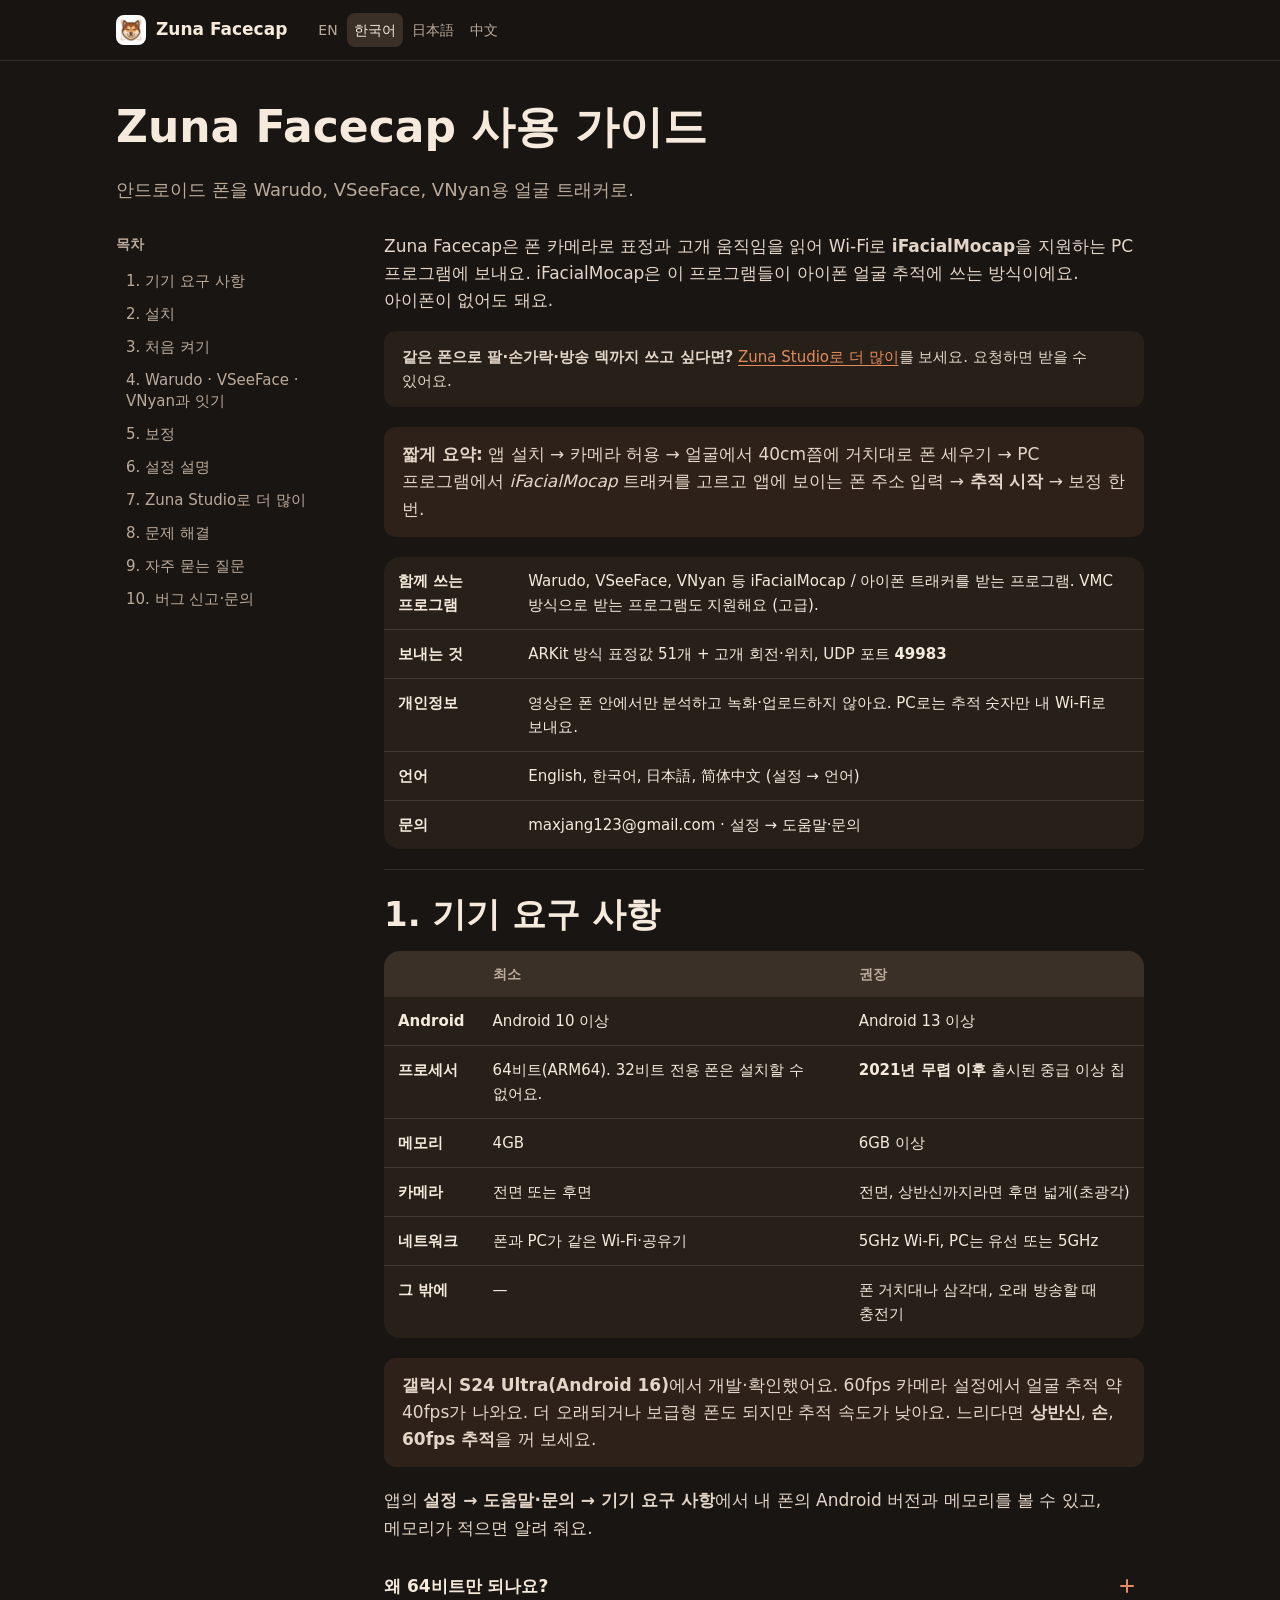
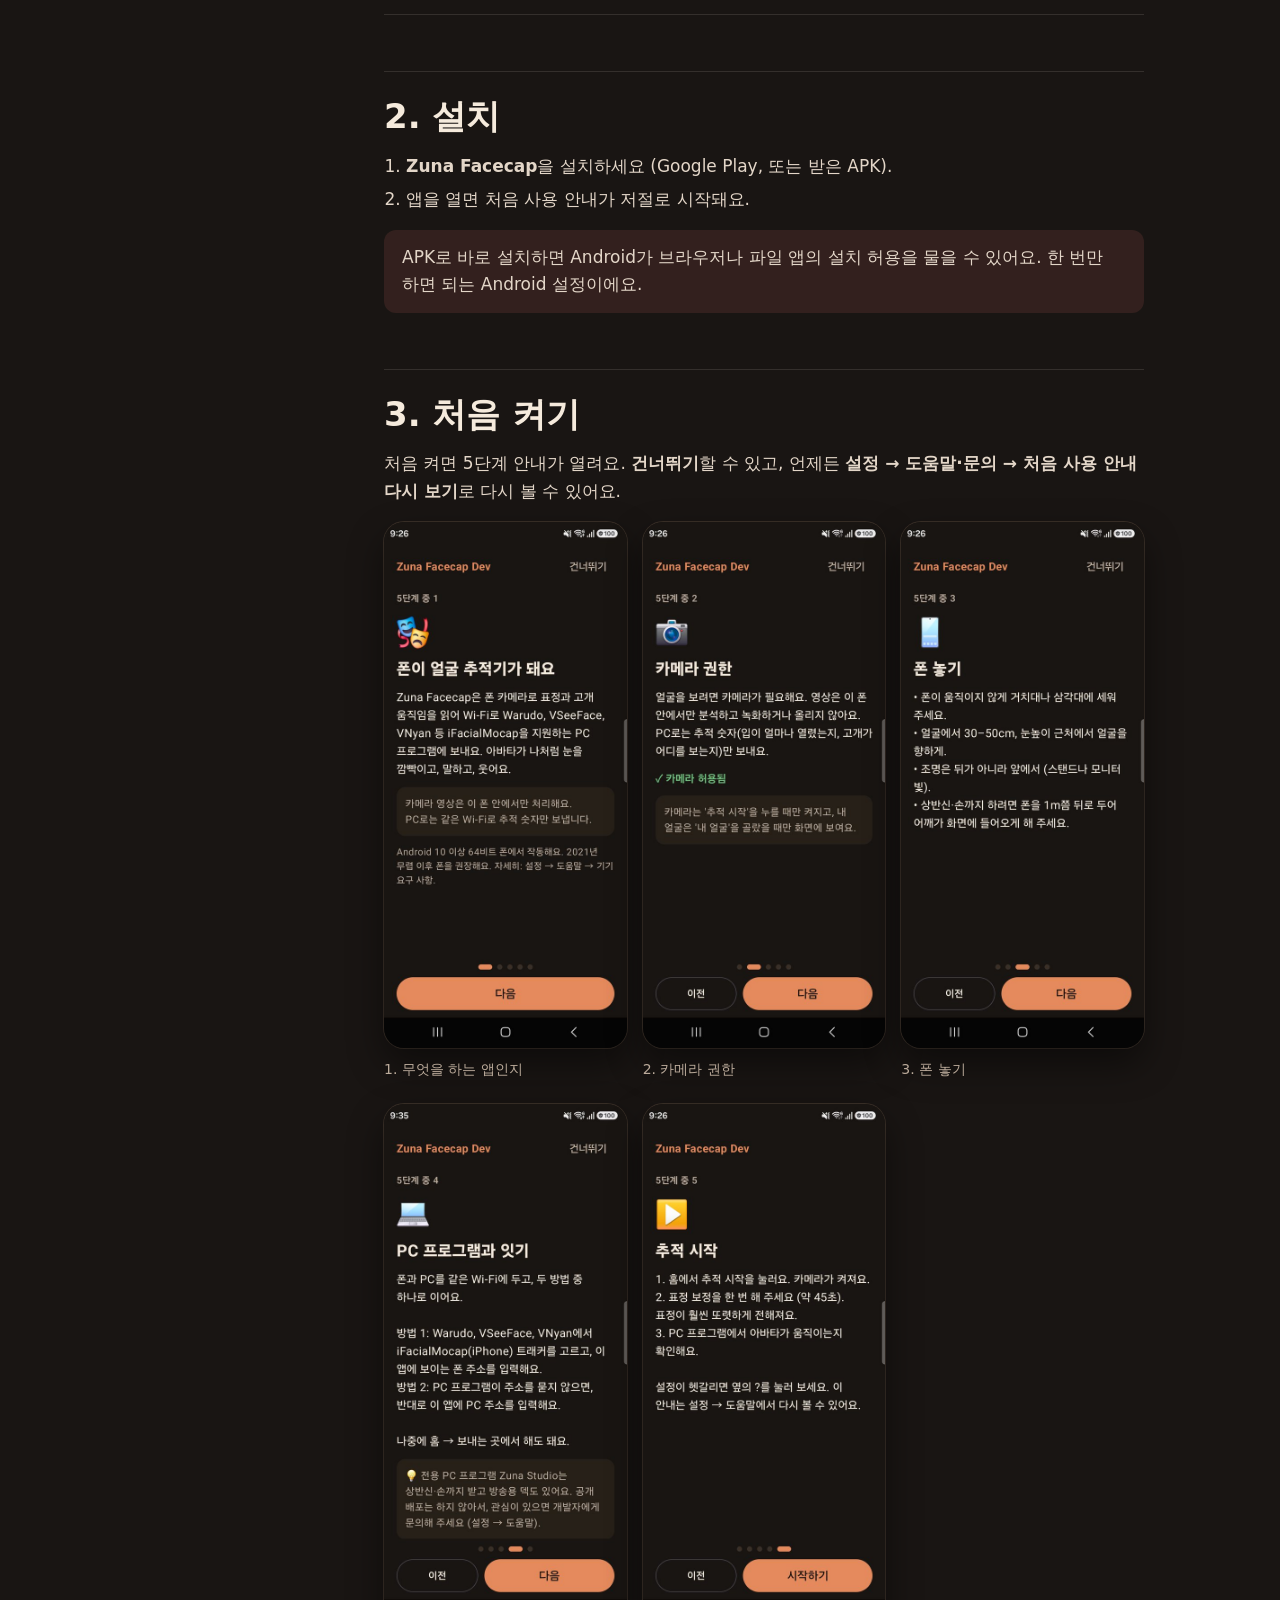
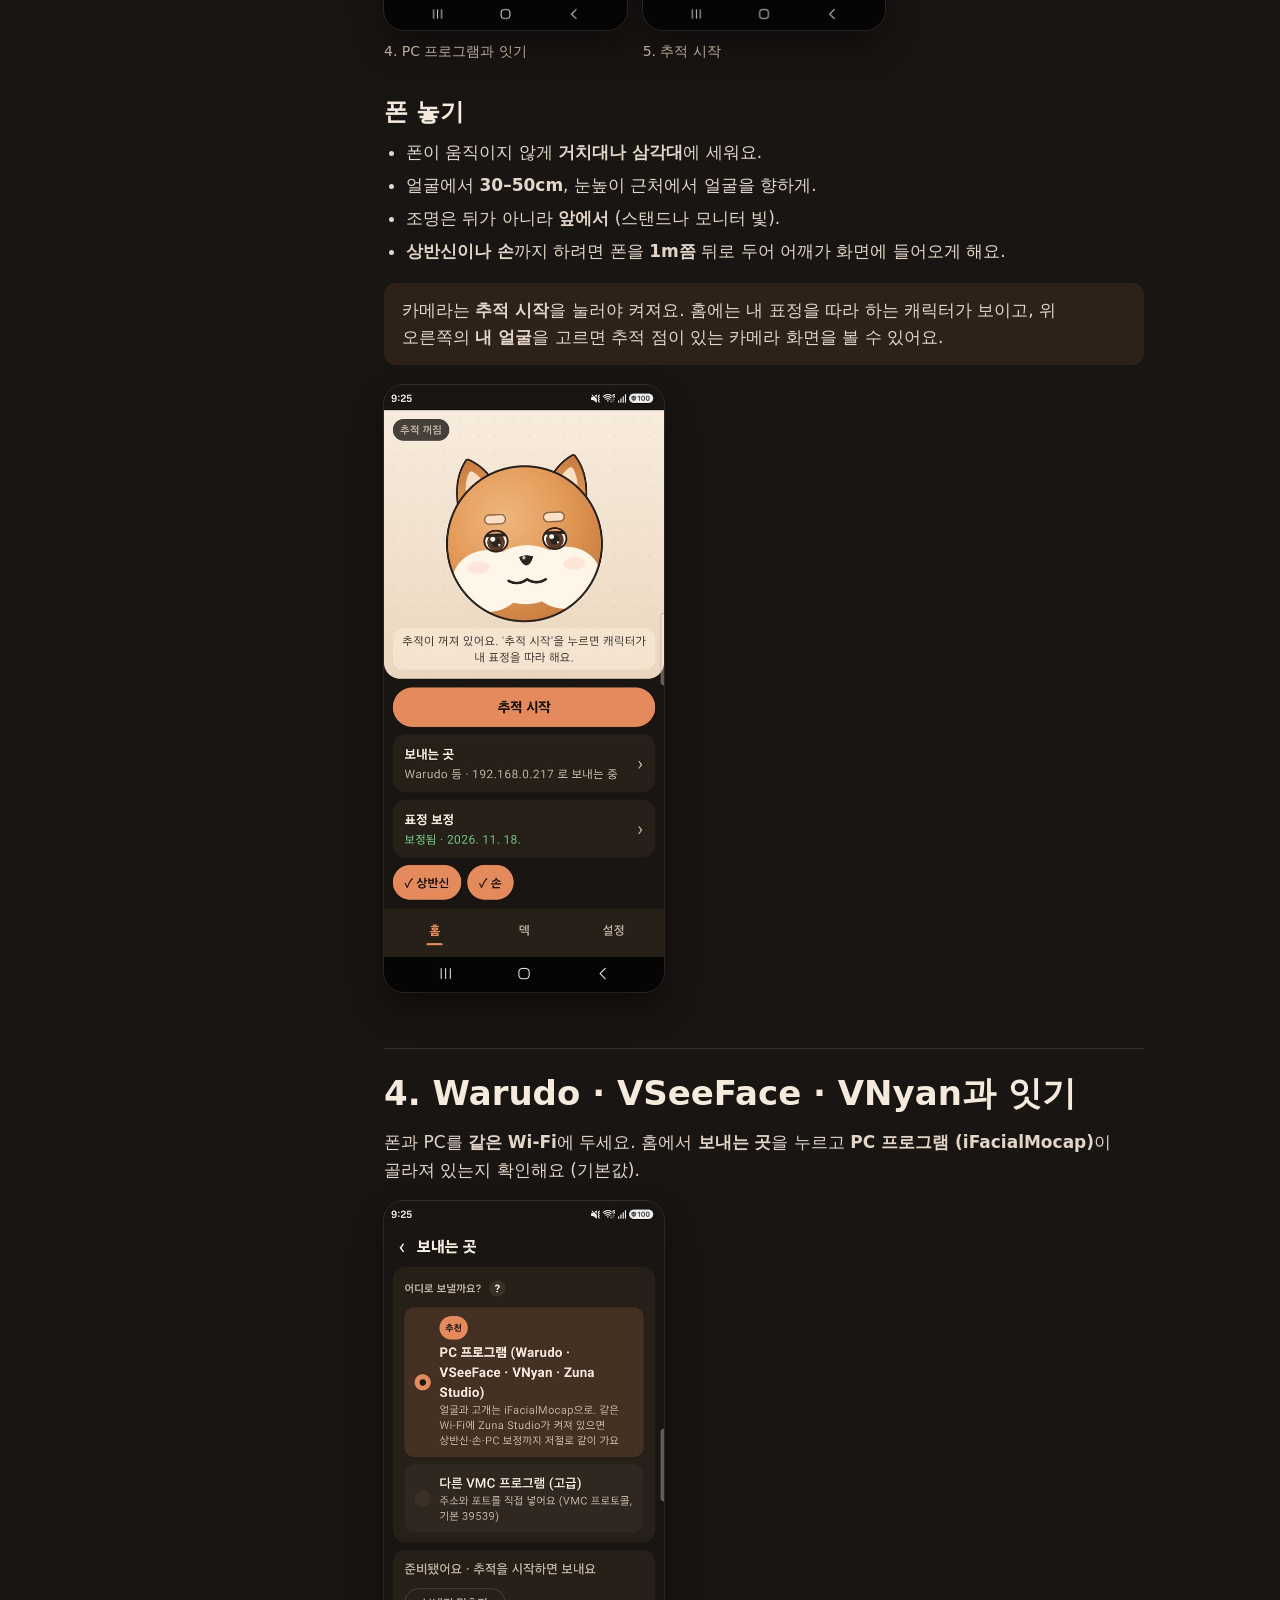
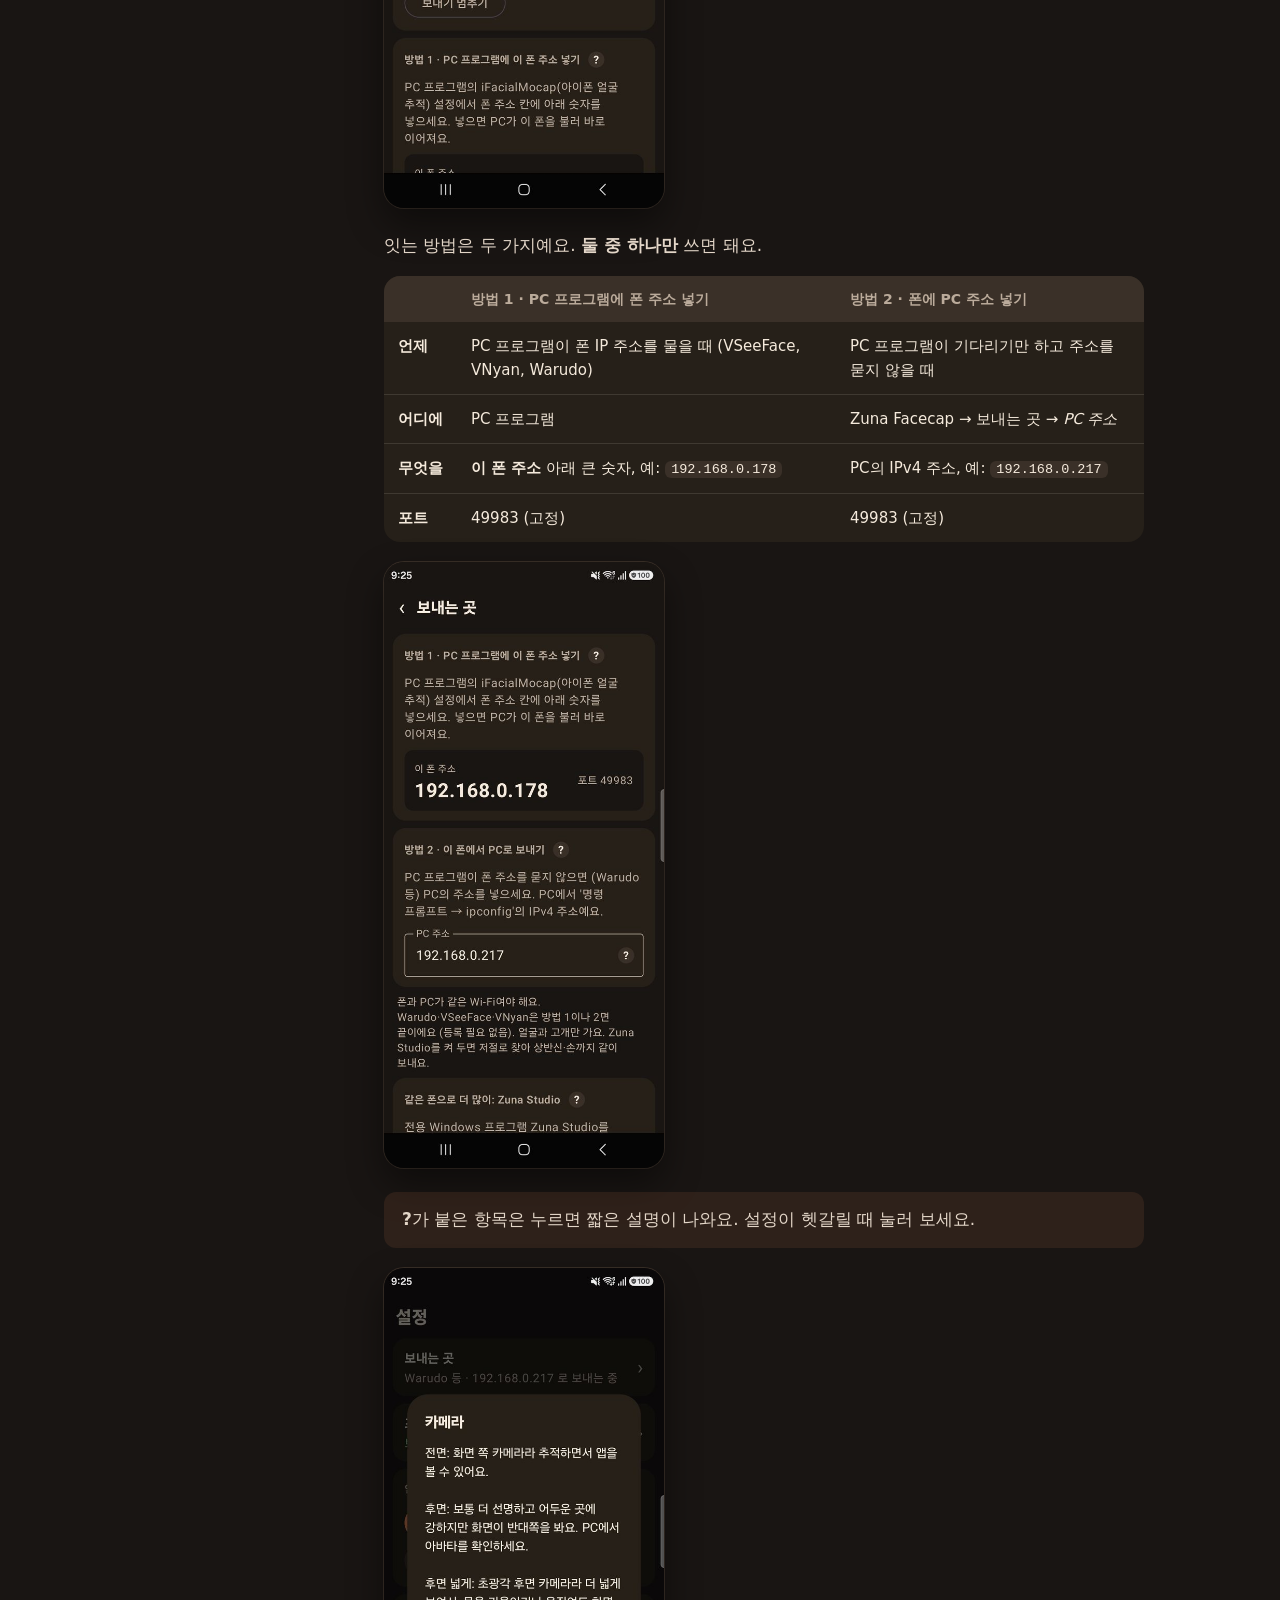
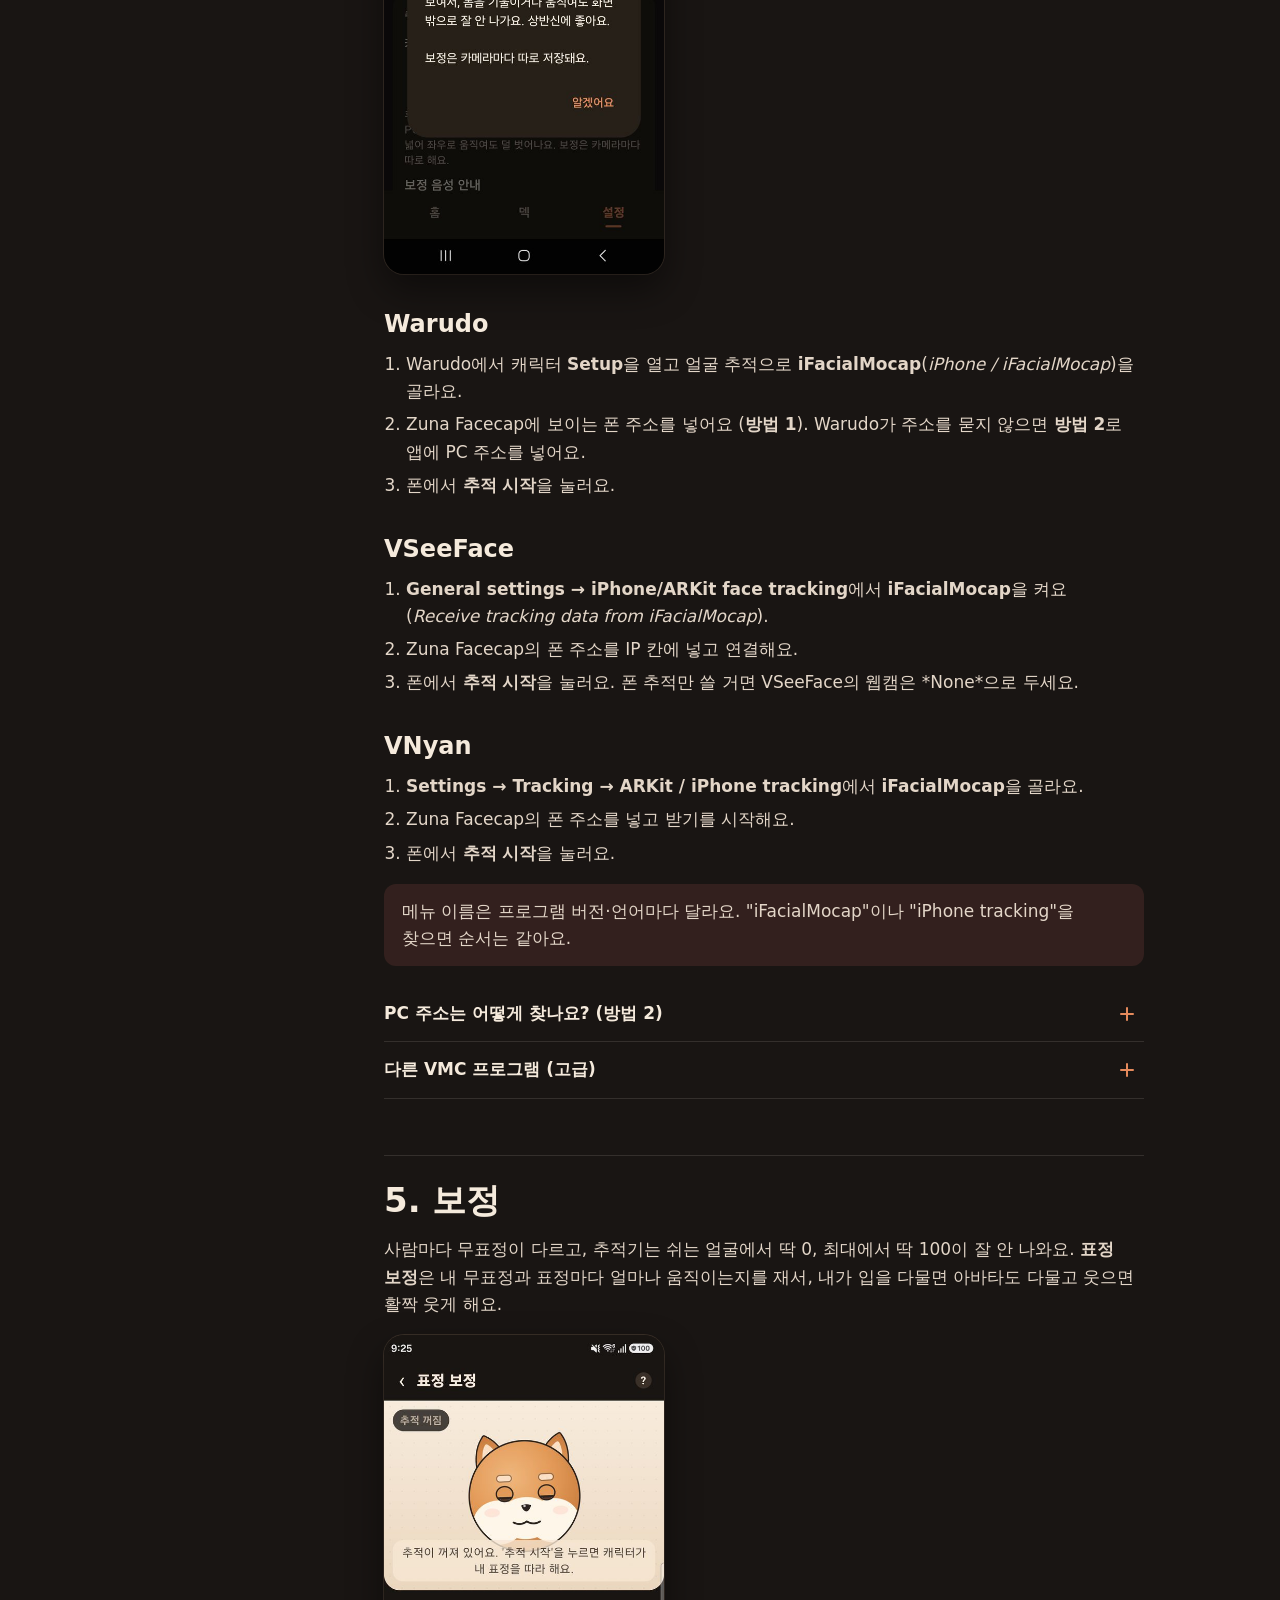
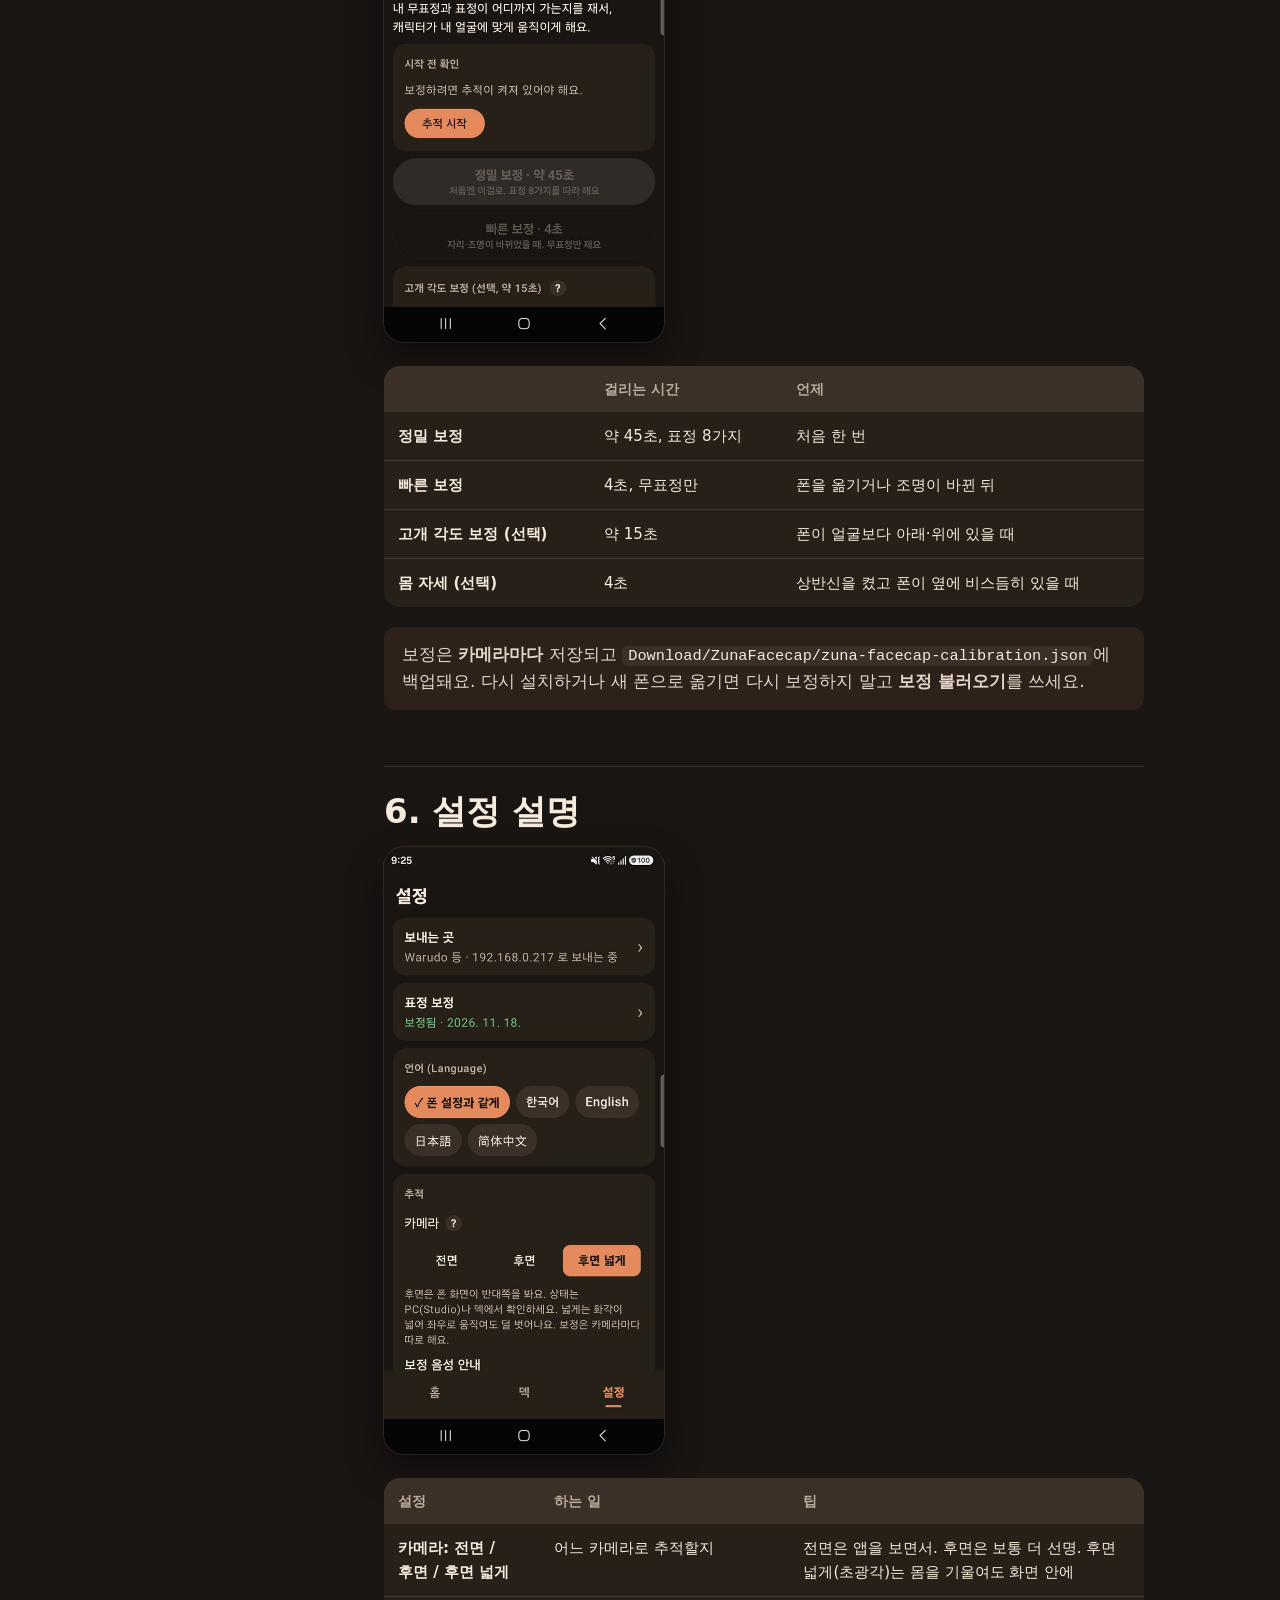
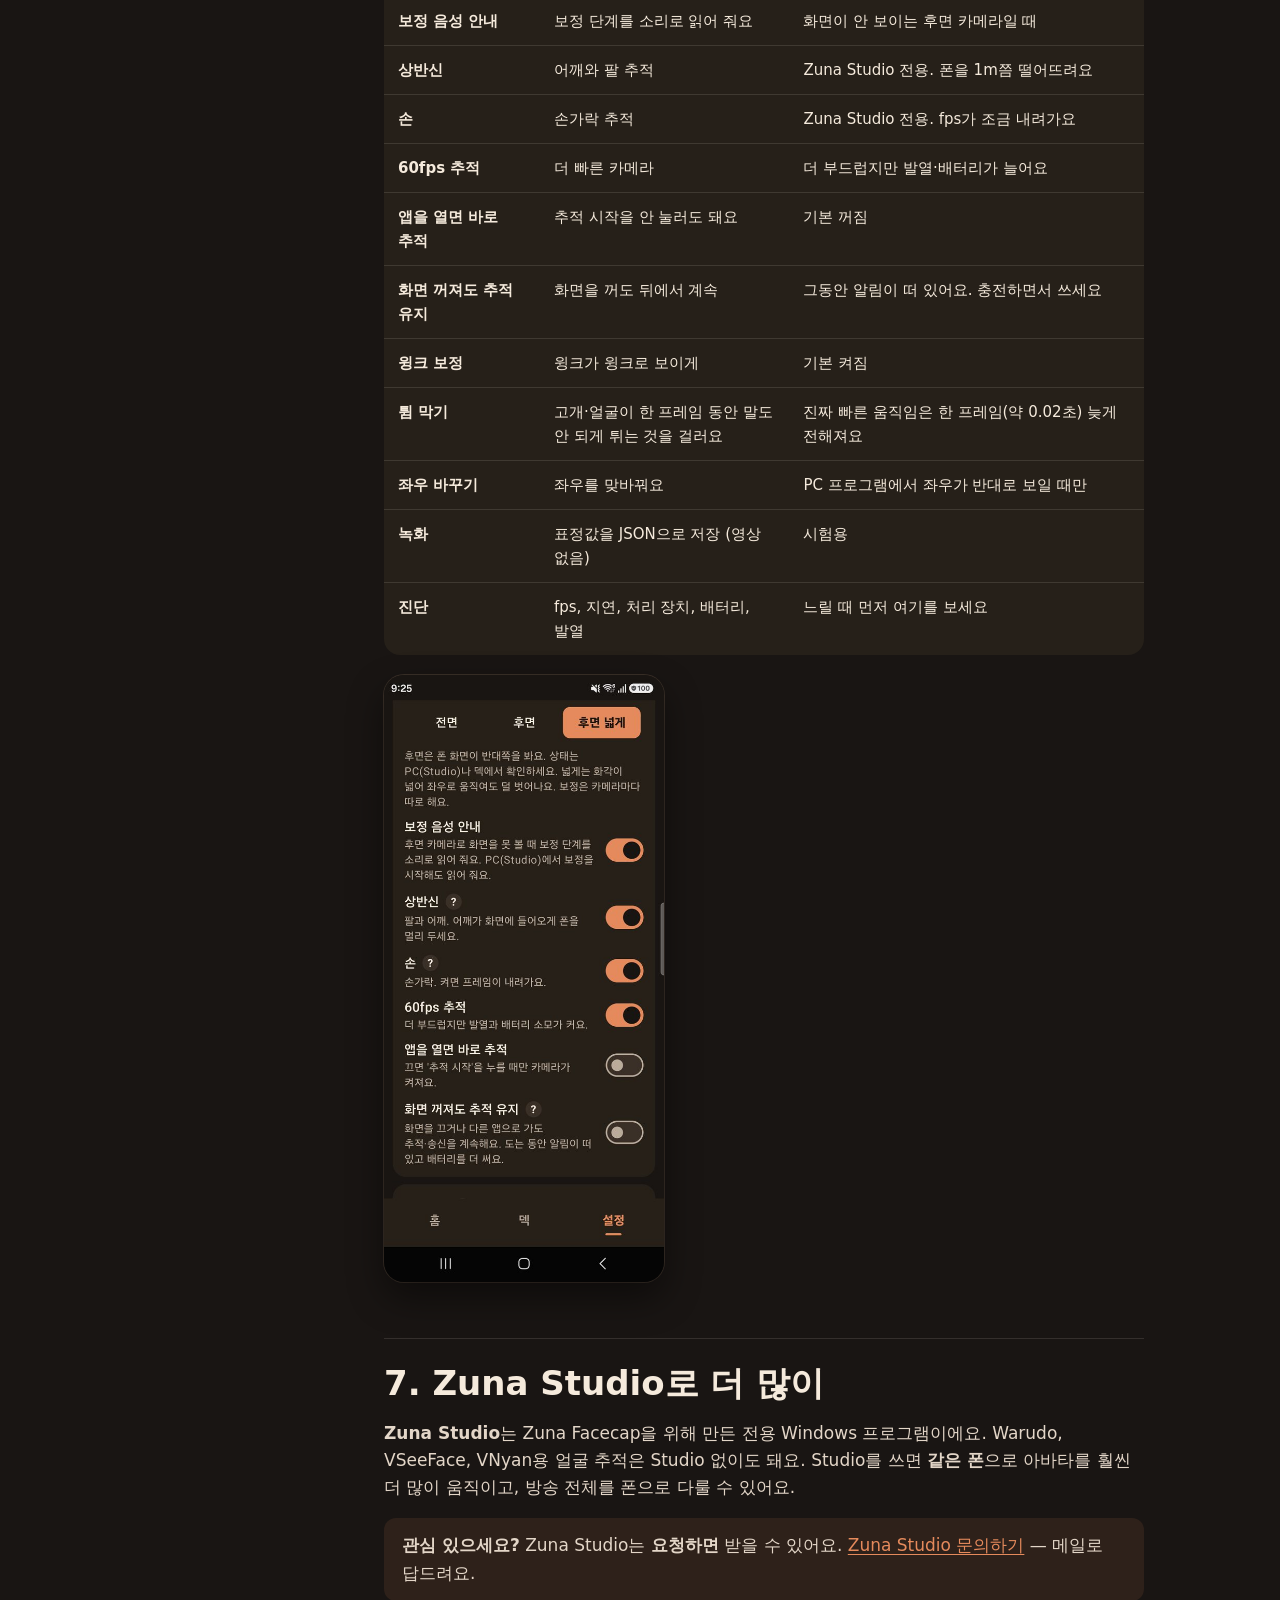
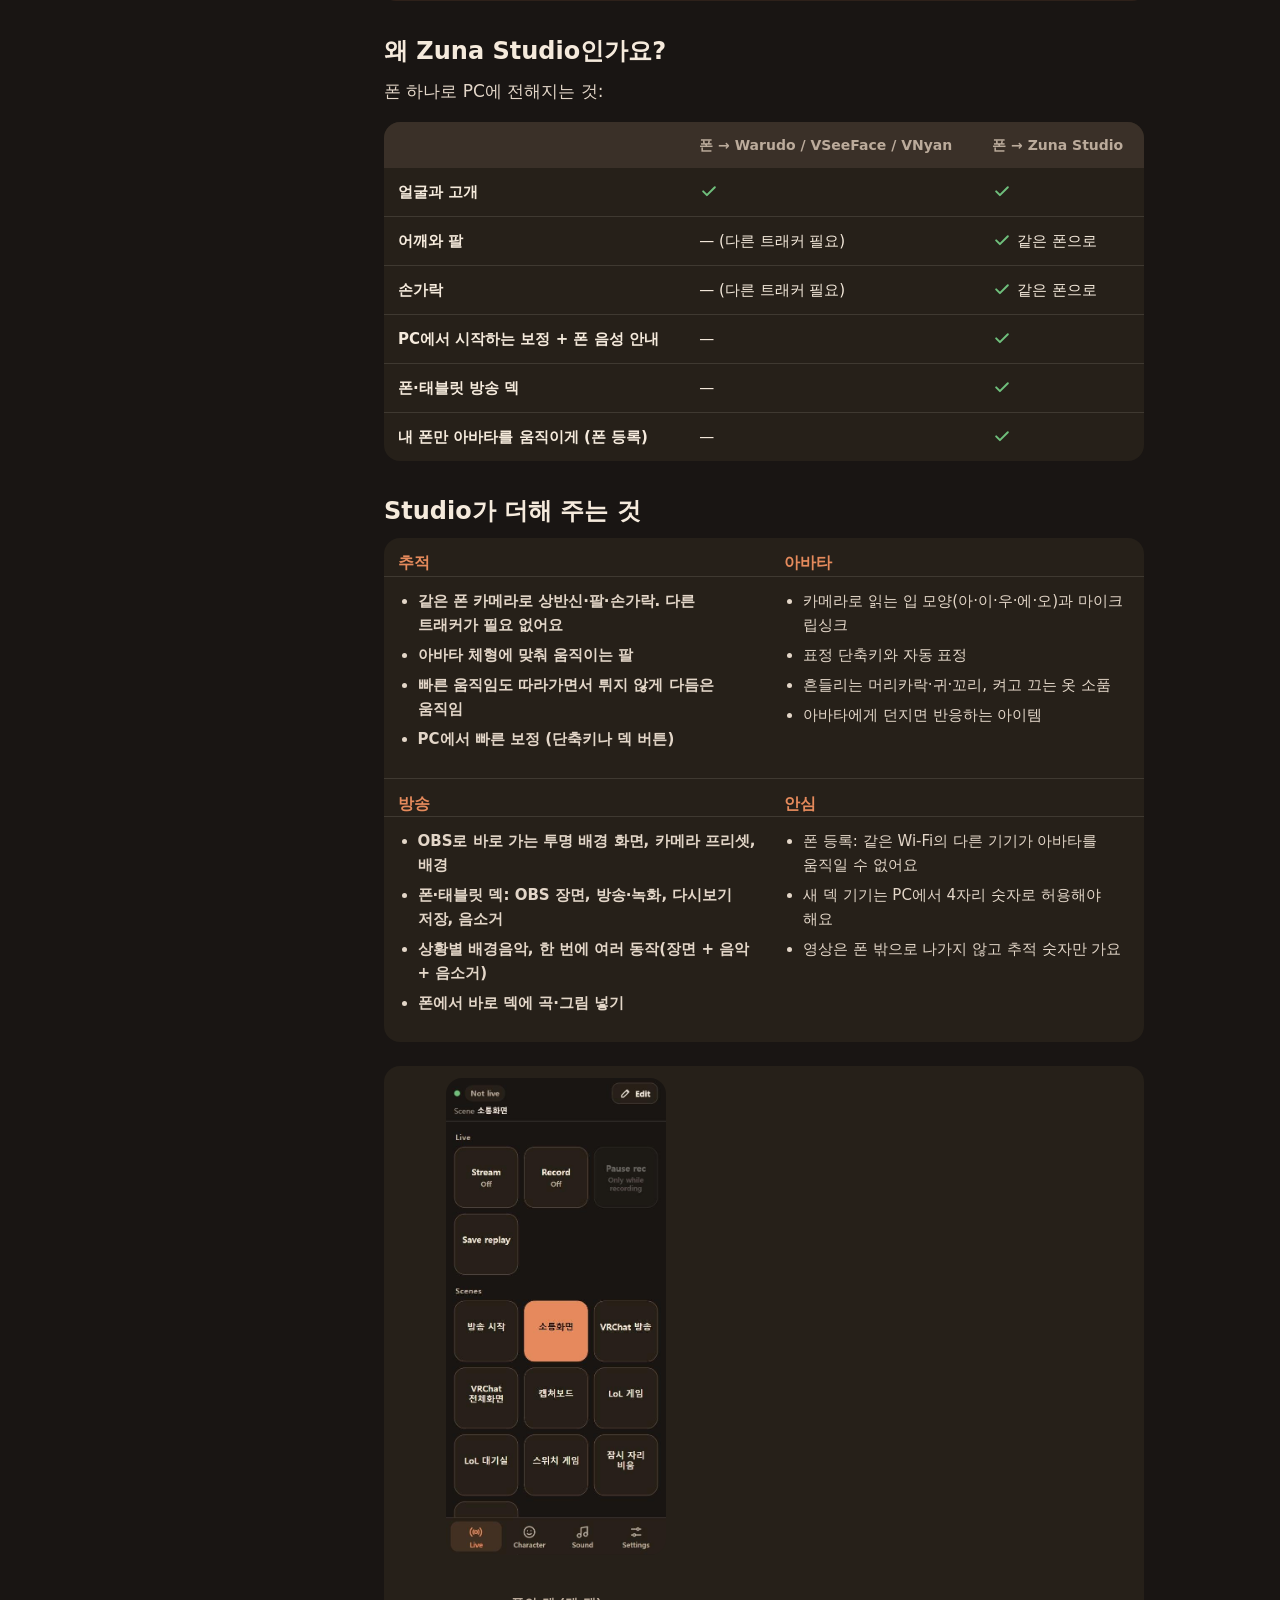
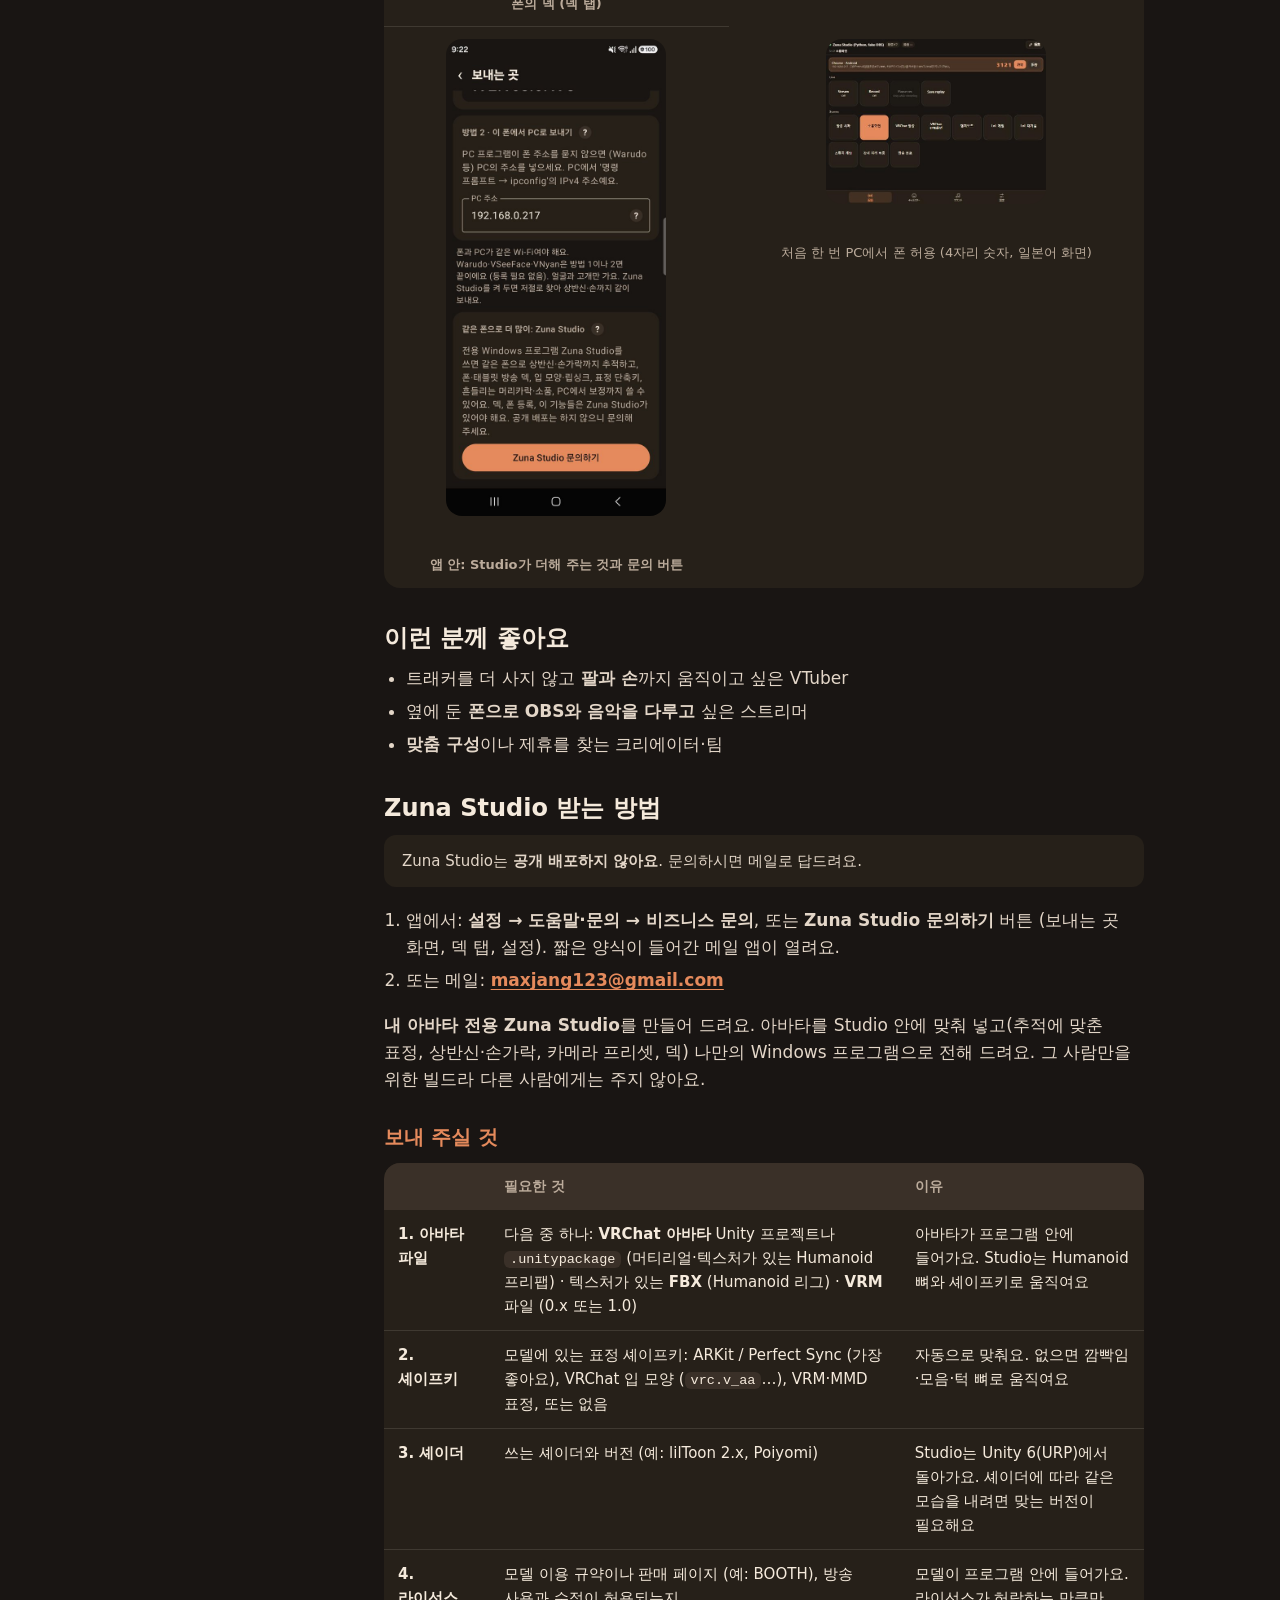
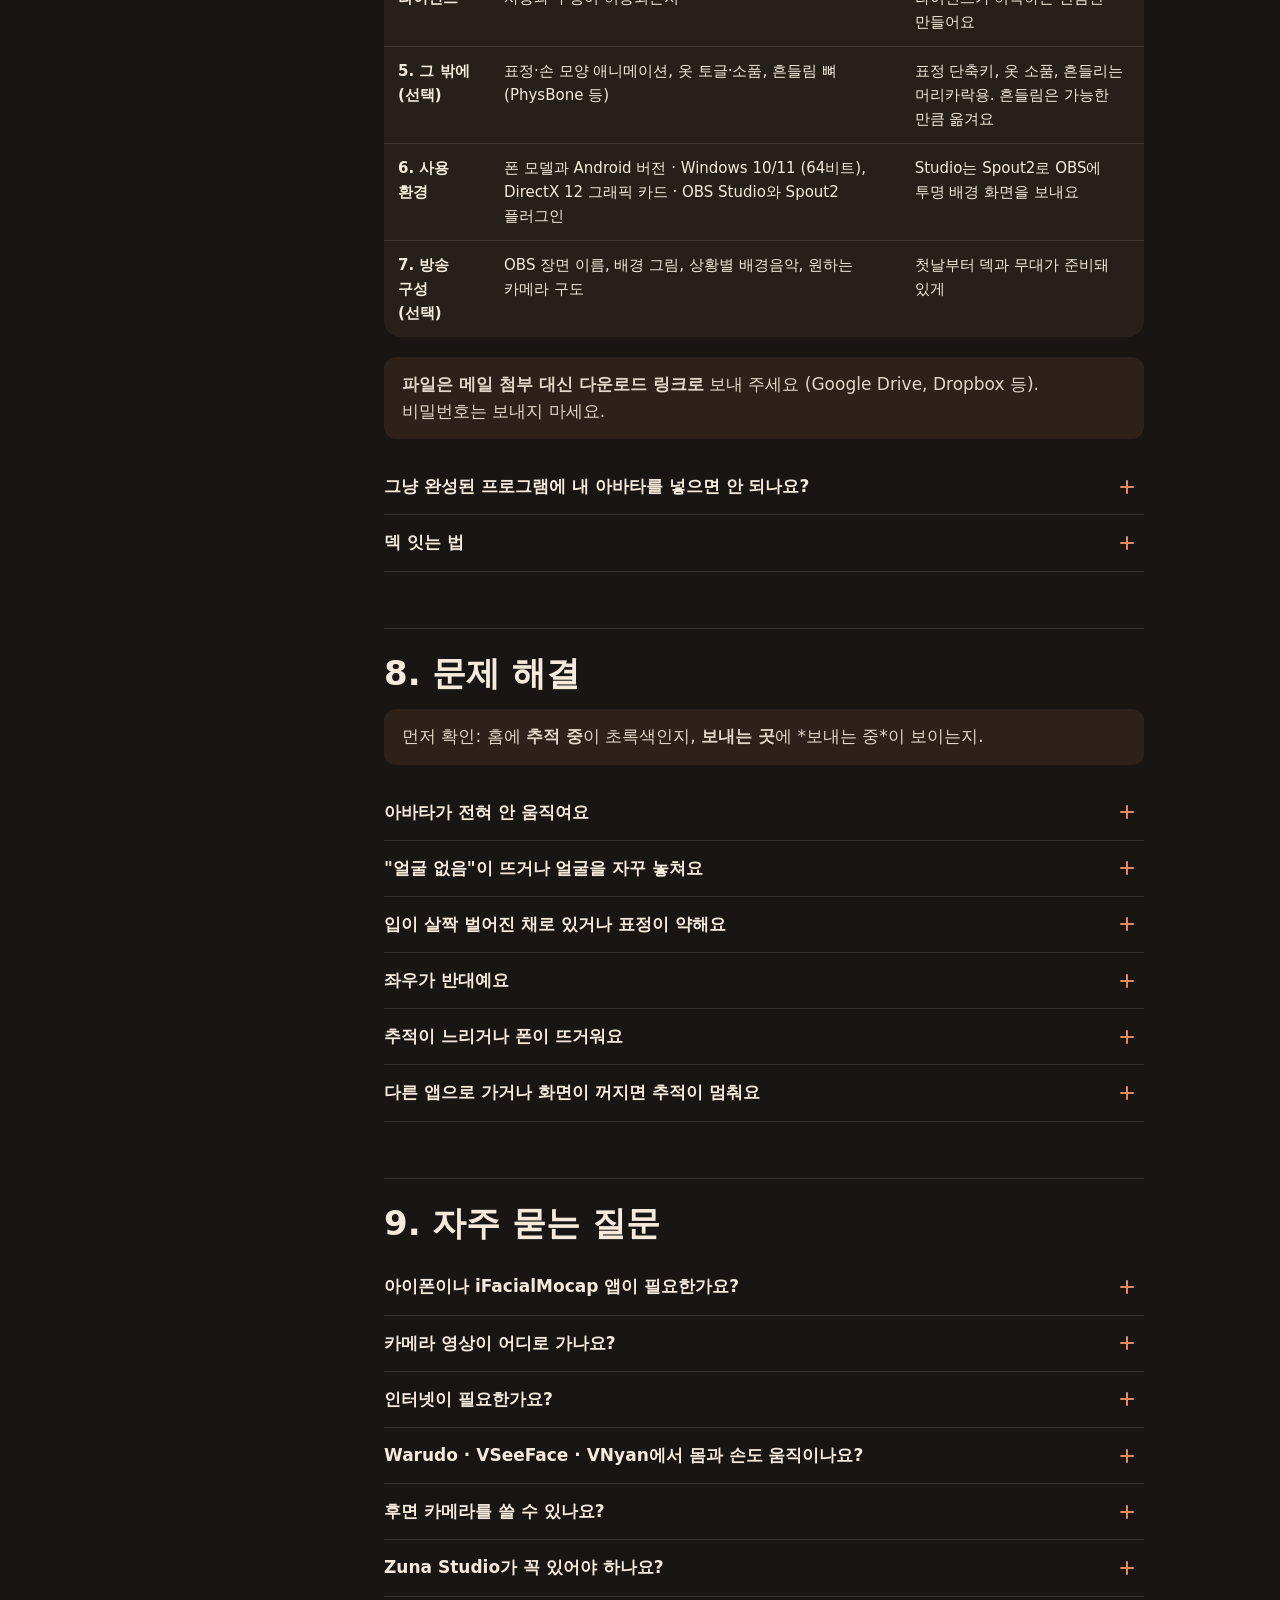
<file: ko/guide/index.html>
<!doctype html>
<html lang="ko">
<head>
  <meta charset="utf-8">
  <meta name="viewport" content="width=device-width, initial-scale=1">
  <title>Zuna Facecap 사용 가이드</title>
  <meta name="description" content="안드로이드 폰을 Warudo, VSeeFace, VNyan용 얼굴 트래커로.">
  <meta name="robots" content="index, follow, max-image-preview:large">
  <meta name="theme-color" content="#191513">
  <link rel="canonical" href="https://zunattang.github.io/zuna-facecap-releases/ko/guide/">
  <link rel="alternate" hreflang="en" href="https://zunattang.github.io/zuna-facecap-releases/guide/">
  <link rel="alternate" hreflang="ko" href="https://zunattang.github.io/zuna-facecap-releases/ko/guide/">
  <link rel="alternate" hreflang="ja" href="https://zunattang.github.io/zuna-facecap-releases/ja/guide/">
  <link rel="alternate" hreflang="zh-CN" href="https://zunattang.github.io/zuna-facecap-releases/zh-CN/guide/">
  <link rel="alternate" hreflang="x-default" href="https://zunattang.github.io/zuna-facecap-releases/guide/">
  <meta property="og:type" content="article">
  <meta property="og:site_name" content="Zuna Facecap">
  <meta property="og:locale" content="ko_KR">
  <meta property="og:locale:alternate" content="en_US">
  <meta property="og:locale:alternate" content="ja_JP">
  <meta property="og:locale:alternate" content="zh_CN">
  <meta property="og:title" content="Zuna Facecap 사용 가이드">
  <meta property="og:description" content="안드로이드 폰을 Warudo, VSeeFace, VNyan용 얼굴 트래커로.">
  <meta property="og:url" content="https://zunattang.github.io/zuna-facecap-releases/ko/guide/">
  <meta property="og:image" content="https://zunattang.github.io/zuna-facecap-releases/assets/og-ko.png">
  <meta property="og:image:width" content="1200">
  <meta property="og:image:height" content="630">
  <meta property="og:image:alt" content="안드로이드 폰이 얼굴 트래커가 돼요">
  <meta name="twitter:card" content="summary_large_image">
  <meta name="twitter:title" content="Zuna Facecap 사용 가이드">
  <meta name="twitter:description" content="안드로이드 폰을 Warudo, VSeeFace, VNyan용 얼굴 트래커로.">
  <meta name="twitter:image" content="https://zunattang.github.io/zuna-facecap-releases/assets/og-ko.png">
  <link rel="icon" type="image/png" sizes="32x32" href="../../assets/favicon-32.png">
  <link rel="apple-touch-icon" href="../../assets/apple-touch-icon.png">
  <link rel="stylesheet" href="../../assets/site.css">
  <script type="application/ld+json">{"@context":"https://schema.org","@type":"TechArticle","headline":"Zuna Facecap 사용 가이드","description":"안드로이드 폰을 Warudo, VSeeFace, VNyan용 얼굴 트래커로.","inLanguage":"ko","url":"https://zunattang.github.io/zuna-facecap-releases/ko/guide/","image":"https://zunattang.github.io/zuna-facecap-releases/assets/og-ko.png","about":{"@id":"https://zunattang.github.io/zuna-facecap-releases/#app"},"articleSection":["1. 기기 요구 사항","2. 설치","3. 처음 켜기","4. Warudo · VSeeFace · VNyan과 잇기","5. 보정","6. 설정 설명","7. Zuna Studio로 더 많이","8. 문제 해결","9. 자주 묻는 질문","10. 버그 신고·문의"],"publisher":{"@type":"Organization","name":"Zuna Facecap","url":"https://zunattang.github.io/zuna-facecap-releases/","email":"maxjang123@gmail.com"},"author":{"@type":"Organization","name":"Zuna Facecap","url":"https://zunattang.github.io/zuna-facecap-releases/","email":"maxjang123@gmail.com"}}</script>
  <script type="application/ld+json">{"@context":"https://schema.org","@type":"BreadcrumbList","itemListElement":[{"@type":"ListItem","position":1,"name":"Zuna Facecap","item":"https://zunattang.github.io/zuna-facecap-releases/ko/"},{"@type":"ListItem","position":2,"name":"사용 가이드","item":"https://zunattang.github.io/zuna-facecap-releases/ko/guide/"}]}</script>
</head>
<body>
<a class="skip" href="#main">본문으로 건너뛰기</a>
<header class="top"><div class="wrap">
  <a class="brand" href="../../ko/"><img src="../../assets/icon-64.png" alt="" width="32" height="32">Zuna Facecap</a>
  
  <div class="langs" aria-label="언어"><a href="../../guide/" hreflang="en" lang="en">EN</a><a href="../../ko/guide/" hreflang="ko" lang="ko" aria-current="page">한국어</a><a href="../../ja/guide/" hreflang="ja" lang="ja">日本語</a><a href="../../zh-CN/guide/" hreflang="zh-CN" lang="zh-CN">中文</a></div>
</div></header>
<main id="main" class="wrap guide">
  <div class="guide-head">
    <h1>Zuna Facecap 사용 가이드</h1>
    <p class="lead">안드로이드 폰을 Warudo, VSeeFace, VNyan용 얼굴 트래커로.</p>
  </div>
  <div class="guide-layout">
    <nav class="toc-side" aria-label="목차"><p class="toc-title">목차</p><ol><li><a href="#1-기기-요구-사항">1. 기기 요구 사항</a></li><li><a href="#2-설치">2. 설치</a></li><li><a href="#3-처음-켜기">3. 처음 켜기</a></li><li><a href="#4-warudo--vseeface--vnyan과-잇기">4. Warudo · VSeeFace · VNyan과 잇기</a></li><li><a href="#5-보정">5. 보정</a></li><li><a href="#6-설정-설명">6. 설정 설명</a></li><li><a href="#7-zuna-studio로-더-많이">7. Zuna Studio로 더 많이</a></li><li><a href="#8-문제-해결">8. 문제 해결</a></li><li><a href="#9-자주-묻는-질문">9. 자주 묻는 질문</a></li><li><a href="#10-버그-신고문의">10. 버그 신고·문의</a></li></ol></nav>
    <article class="guide-body">
      <details class="toc-mobile"><summary>목차</summary><ol><li><a href="#1-기기-요구-사항">1. 기기 요구 사항</a></li><li><a href="#2-설치">2. 설치</a></li><li><a href="#3-처음-켜기">3. 처음 켜기</a></li><li><a href="#4-warudo--vseeface--vnyan과-잇기">4. Warudo · VSeeFace · VNyan과 잇기</a></li><li><a href="#5-보정">5. 보정</a></li><li><a href="#6-설정-설명">6. 설정 설명</a></li><li><a href="#7-zuna-studio로-더-많이">7. Zuna Studio로 더 많이</a></li><li><a href="#8-문제-해결">8. 문제 해결</a></li><li><a href="#9-자주-묻는-질문">9. 자주 묻는 질문</a></li><li><a href="#10-버그-신고문의">10. 버그 신고·문의</a></li></ol></details>
<p>Zuna Facecap은 폰 카메라로 표정과 고개 움직임을 읽어 Wi-Fi로 <b>iFacialMocap</b>을 지원하는 PC 프로그램에 보내요. iFacialMocap은 이 프로그램들이 아이폰 얼굴 추적에 쓰는 방식이에요. 아이폰이 없어도 돼요.</p>
<div class="callout note"><p><b>같은 폰으로 팔·손가락·방송 덱까지 쓰고 싶다면?</b> <a href="#7-zuna-studio로-더-많이">Zuna Studio로 더 많이</a>를 보세요. 요청하면 받을 수 있어요.</p></div>
<div class="callout tip"><p><b>짧게 요약:</b> 앱 설치 → 카메라 허용 → 얼굴에서 40cm쯤에 거치대로 폰 세우기 → PC 프로그램에서 <i>iFacialMocap</i> 트래커를 고르고 앱에 보이는 폰 주소 입력 → <b>추적 시작</b> → 보정 한 번.</p></div>
<div class="table-wrap"><table><tbody><tr><td><b>함께 쓰는 프로그램</b></td><td>Warudo, VSeeFace, VNyan 등 iFacialMocap / 아이폰 트래커를 받는 프로그램. VMC 방식으로 받는 프로그램도 지원해요 (고급).</td></tr><tr><td><b>보내는 것</b></td><td>ARKit 방식 표정값 51개 + 고개 회전·위치, UDP 포트 <b>49983</b></td></tr><tr><td><b>개인정보</b></td><td>영상은 폰 안에서만 분석하고 녹화·업로드하지 않아요. PC로는 추적 숫자만 내 Wi-Fi로 보내요.</td></tr><tr><td><b>언어</b></td><td>English, 한국어, 日本語, 简体中文 (설정 → 언어)</td></tr><tr><td><b>문의</b></td><td>maxjang123@gmail.com · 설정 → 도움말·문의</td></tr></tbody></table></div>
<h2 id="1-기기-요구-사항">1. 기기 요구 사항</h2>
<div class="table-wrap"><table><thead><tr><th scope="col"></th><th scope="col">최소</th><th scope="col">권장</th></tr></thead><tbody><tr><td><b>Android</b></td><td>Android 10 이상</td><td>Android 13 이상</td></tr><tr><td><b>프로세서</b></td><td>64비트(ARM64). 32비트 전용 폰은 설치할 수 없어요.</td><td><b>2021년 무렵 이후</b> 출시된 중급 이상 칩</td></tr><tr><td><b>메모리</b></td><td>4GB</td><td>6GB 이상</td></tr><tr><td><b>카메라</b></td><td>전면 또는 후면</td><td>전면, 상반신까지라면 후면 넓게(초광각)</td></tr><tr><td><b>네트워크</b></td><td>폰과 PC가 같은 Wi-Fi·공유기</td><td>5GHz Wi-Fi, PC는 유선 또는 5GHz</td></tr><tr><td><b>그 밖에</b></td><td>—</td><td>폰 거치대나 삼각대, 오래 방송할 때 충전기</td></tr></tbody></table></div>
<div class="callout tip"><p><b>갤럭시 S24 Ultra(Android 16)</b>에서 개발·확인했어요. 60fps 카메라 설정에서 얼굴 추적 약 40fps가 나와요. 더 오래되거나 보급형 폰도 되지만 추적 속도가 낮아요. 느리다면 <b>상반신</b>, <b>손</b>, <b>60fps 추적</b>을 꺼 보세요.</p></div>
<p>앱의 <b>설정 → 도움말·문의 → 기기 요구 사항</b>에서 내 폰의 Android 버전과 메모리를 볼 수 있고, 메모리가 적으면 알려 줘요.</p>
<details>
<summary>왜 64비트만 되나요?</summary>
<p>얼굴·몸·손 모델은 Google MediaPipe로 돌아가요. 오래된 32비트 폰용 라이브러리까지 넣으면 앱이 두 배 넘게 커지고, 그런 폰은 어차피 부드럽게 추적하기 어려워요.</p>
</details>
<h2 id="2-설치">2. 설치</h2>
<ol><li><b>Zuna Facecap</b>을 설치하세요 (Google Play, 또는 받은 APK).</li><li>앱을 열면 처음 사용 안내가 저절로 시작돼요.</li></ol>
<div class="callout warn"><p>APK로 바로 설치하면 Android가 브라우저나 파일 앱의 설치 허용을 물을 수 있어요. 한 번만 하면 되는 Android 설정이에요.</p></div>
<h2 id="3-처음-켜기">3. 처음 켜기</h2>
<p>처음 켜면 5단계 안내가 열려요. <b>건너뛰기</b>할 수 있고, 언제든 <b>설정 → 도움말·문의 → 처음 사용 안내 다시 보기</b>로 다시 볼 수 있어요.</p>
<div class="shot-grid"><figure class="shot"><figcaption>1. 무엇을 하는 앱인지</figcaption><img src="../../guide/images/ko/tutorial-1.jpg" alt="하는 일" loading="lazy"></figure><figure class="shot"><figcaption>2. 카메라 권한</figcaption><img src="../../guide/images/ko/tutorial-2.jpg" alt="카메라 권한" loading="lazy"></figure><figure class="shot"><figcaption>3. 폰 놓기</figcaption><img src="../../guide/images/ko/tutorial-3.jpg" alt="폰 놓기" loading="lazy"></figure></div>
<div class="shot-grid"><figure class="shot"><figcaption>4. PC 프로그램과 잇기</figcaption><img src="../../guide/images/ko/tutorial-4.jpg" alt="PC 프로그램과 잇기" loading="lazy"></figure><figure class="shot"><figcaption>5. 추적 시작</figcaption><img src="../../guide/images/ko/tutorial-5.jpg" alt="추적 시작" loading="lazy"></figure></div>
<h3 id="폰-놓기">폰 놓기</h3>
<ul><li>폰이 움직이지 않게 <b>거치대나 삼각대</b>에 세워요.</li><li>얼굴에서 <b>30–50cm</b>, 눈높이 근처에서 얼굴을 향하게.</li><li>조명은 뒤가 아니라 <b>앞에서</b> (스탠드나 모니터 빛).</li><li><b>상반신이나 손</b>까지 하려면 폰을 <b>1m쯤</b> 뒤로 두어 어깨가 화면에 들어오게 해요.</li></ul>
<div class="callout tip"><p>카메라는 <b>추적 시작</b>을 눌러야 켜져요. 홈에는 내 표정을 따라 하는 캐릭터가 보이고, 위 오른쪽의 <b>내 얼굴</b>을 고르면 추적 점이 있는 카메라 화면을 볼 수 있어요.</p></div>
<figure class="shot"><img src="../../guide/images/ko/home.jpg" alt="홈 화면" loading="lazy"></figure>
<h2 id="4-warudo--vseeface--vnyan과-잇기">4. Warudo · VSeeFace · VNyan과 잇기</h2>
<p>폰과 PC를 <b>같은 Wi-Fi</b>에 두세요. 홈에서 <b>보내는 곳</b>을 누르고 <b>PC 프로그램 (iFacialMocap)</b>이 골라져 있는지 확인해요 (기본값).</p>
<figure class="shot"><img src="../../guide/images/ko/connect.jpg" alt="보내는 곳" loading="lazy"></figure>
<p>잇는 방법은 두 가지예요. <b>둘 중 하나만</b> 쓰면 돼요.</p>
<div class="table-wrap"><table><thead><tr><th scope="col"></th><th scope="col">방법 1 · PC 프로그램에 폰 주소 넣기</th><th scope="col">방법 2 · 폰에 PC 주소 넣기</th></tr></thead><tbody><tr><td><b>언제</b></td><td>PC 프로그램이 폰 IP 주소를 물을 때 (VSeeFace, VNyan, Warudo)</td><td>PC 프로그램이 기다리기만 하고 주소를 묻지 않을 때</td></tr><tr><td><b>어디에</b></td><td>PC 프로그램</td><td>Zuna Facecap → 보내는 곳 → <i>PC 주소</i></td></tr><tr><td><b>무엇을</b></td><td><b>이 폰 주소</b> 아래 큰 숫자, 예: <code>192.168.0.178</code></td><td>PC의 IPv4 주소, 예: <code>192.168.0.217</code></td></tr><tr><td><b>포트</b></td><td>49983 (고정)</td><td>49983 (고정)</td></tr></tbody></table></div>
<figure class="shot"><img src="../../guide/images/ko/connect-ways.jpg" alt="방법 1과 방법 2" loading="lazy"></figure>
<div class="callout tip"><p><b>?</b>가 붙은 항목은 누르면 짧은 설명이 나와요. 설정이 헷갈릴 때 눌러 보세요.</p></div>
<figure class="shot"><img src="../../guide/images/ko/tooltip.jpg" alt="? 설명 예" loading="lazy"></figure>
<h3 id="warudo">Warudo</h3>
<ol><li>Warudo에서 캐릭터 <b>Setup</b>을 열고 얼굴 추적으로 <b>iFacialMocap</b>(<i>iPhone / iFacialMocap</i>)을 골라요.</li><li>Zuna Facecap에 보이는 폰 주소를 넣어요 (<b>방법 1</b>). Warudo가 주소를 묻지 않으면 <b>방법 2</b>로 앱에 PC 주소를 넣어요.</li><li>폰에서 <b>추적 시작</b>을 눌러요.</li></ol>
<h3 id="vseeface">VSeeFace</h3>
<ol><li><b>General settings → iPhone/ARKit face tracking</b>에서 <b>iFacialMocap</b>을 켜요 (<i>Receive tracking data from iFacialMocap</i>).</li><li>Zuna Facecap의 폰 주소를 IP 칸에 넣고 연결해요.</li><li>폰에서 <b>추적 시작</b>을 눌러요. 폰 추적만 쓸 거면 VSeeFace의 웹캠은 *None*으로 두세요.</li></ol>
<h3 id="vnyan">VNyan</h3>
<ol><li><b>Settings → Tracking → ARKit / iPhone tracking</b>에서 <b>iFacialMocap</b>을 골라요.</li><li>Zuna Facecap의 폰 주소를 넣고 받기를 시작해요.</li><li>폰에서 <b>추적 시작</b>을 눌러요.</li></ol>
<div class="callout warn"><p>메뉴 이름은 프로그램 버전·언어마다 달라요. &quot;iFacialMocap&quot;이나 &quot;iPhone tracking&quot;을 찾으면 순서는 같아요.</p></div>
<details>
<summary>PC 주소는 어떻게 찾나요? (방법 2)</summary>
<ol><li><b>Win + R</b>을 누르고 <code>cmd</code>를 입력한 뒤 <b>Enter</b>.</li><li><code>ipconfig</code>를 입력하고 <b>Enter</b>.</li><li>쓰고 있는 어댑터(Wi-Fi 또는 이더넷) 아래 <b>IPv4 주소</b>를 적어요. 예: <code>192.168.0.217</code></li></ol>
<p>집 네트워크 안의 주소예요. 인터넷 주소가 아니에요.</p>
</details>
<details>
<summary>다른 VMC 프로그램 (고급)</summary>
<p>iFacialMocap 대신 <b>VMC 방식</b>으로 받는 프로그램도 있어요. *보내는 곳*에서 <b>다른 VMC 프로그램</b>을 고르고 받는 PC 주소와 포트(보통 <code>39539</code>)를 넣어요. <code>EyeBlinkLeft</code>처럼 Perfect Sync 이름을 쓰는 프로그램이면 <b>대문자 이름</b>을 켜세요. 이 방식은 얼굴과 고개만 보내요.</p>
</details>
<h2 id="5-보정">5. 보정</h2>
<p>사람마다 무표정이 다르고, 추적기는 쉬는 얼굴에서 딱 0, 최대에서 딱 100이 잘 안 나와요. <b>표정 보정</b>은 내 무표정과 표정마다 얼마나 움직이는지를 재서, 내가 입을 다물면 아바타도 다물고 웃으면 활짝 웃게 해요.</p>
<figure class="shot"><img src="../../guide/images/ko/calibrate.jpg" alt="표정 보정" loading="lazy"></figure>
<div class="table-wrap"><table><thead><tr><th scope="col"></th><th scope="col">걸리는 시간</th><th scope="col">언제</th></tr></thead><tbody><tr><td><b>정밀 보정</b></td><td>약 45초, 표정 8가지</td><td>처음 한 번</td></tr><tr><td><b>빠른 보정</b></td><td>4초, 무표정만</td><td>폰을 옮기거나 조명이 바뀐 뒤</td></tr><tr><td><b>고개 각도 보정</b> (선택)</td><td>약 15초</td><td>폰이 얼굴보다 아래·위에 있을 때</td></tr><tr><td><b>몸 자세</b> (선택)</td><td>4초</td><td>상반신을 켰고 폰이 옆에 비스듬히 있을 때</td></tr></tbody></table></div>
<div class="callout tip"><p>보정은 <b>카메라마다</b> 저장되고 <code>Download/ZunaFacecap/zuna-facecap-calibration.json</code>에 백업돼요. 다시 설치하거나 새 폰으로 옮기면 다시 보정하지 말고 <b>보정 불러오기</b>를 쓰세요.</p></div>
<h2 id="6-설정-설명">6. 설정 설명</h2>
<figure class="shot"><img src="../../guide/images/ko/settings.jpg" alt="설정" loading="lazy"></figure>
<div class="table-wrap"><table><thead><tr><th scope="col">설정</th><th scope="col">하는 일</th><th scope="col">팁</th></tr></thead><tbody><tr><td><b>카메라: 전면 / 후면 / 후면 넓게</b></td><td>어느 카메라로 추적할지</td><td>전면은 앱을 보면서. 후면은 보통 더 선명. 후면 넓게(초광각)는 몸을 기울여도 화면 안에</td></tr><tr><td><b>보정 음성 안내</b></td><td>보정 단계를 소리로 읽어 줘요</td><td>화면이 안 보이는 후면 카메라일 때</td></tr><tr><td><b>상반신</b></td><td>어깨와 팔 추적</td><td>Zuna Studio 전용. 폰을 1m쯤 떨어뜨려요</td></tr><tr><td><b>손</b></td><td>손가락 추적</td><td>Zuna Studio 전용. fps가 조금 내려가요</td></tr><tr><td><b>60fps 추적</b></td><td>더 빠른 카메라</td><td>더 부드럽지만 발열·배터리가 늘어요</td></tr><tr><td><b>앱을 열면 바로 추적</b></td><td>추적 시작을 안 눌러도 돼요</td><td>기본 꺼짐</td></tr><tr><td><b>화면 꺼져도 추적 유지</b></td><td>화면을 꺼도 뒤에서 계속</td><td>그동안 알림이 떠 있어요. 충전하면서 쓰세요</td></tr><tr><td><b>윙크 보정</b></td><td>윙크가 윙크로 보이게</td><td>기본 켜짐</td></tr><tr><td><b>튐 막기</b></td><td>고개·얼굴이 한 프레임 동안 말도 안 되게 튀는 것을 걸러요</td><td>진짜 빠른 움직임은 한 프레임(약 0.02초) 늦게 전해져요</td></tr><tr><td><b>좌우 바꾸기</b></td><td>좌우를 맞바꿔요</td><td>PC 프로그램에서 좌우가 반대로 보일 때만</td></tr><tr><td><b>녹화</b></td><td>표정값을 JSON으로 저장 (영상 없음)</td><td>시험용</td></tr><tr><td><b>진단</b></td><td>fps, 지연, 처리 장치, 배터리, 발열</td><td>느릴 때 먼저 여기를 보세요</td></tr></tbody></table></div>
<figure class="shot"><img src="../../guide/images/ko/settings-tracking.jpg" alt="추적 설정" loading="lazy"></figure>
<h2 id="7-zuna-studio로-더-많이">7. Zuna Studio로 더 많이</h2>
<p><b>Zuna Studio</b>는 Zuna Facecap을 위해 만든 전용 Windows 프로그램이에요. Warudo, VSeeFace, VNyan용 얼굴 추적은 Studio 없이도 돼요. Studio를 쓰면 <b>같은 폰</b>으로 아바타를 훨씬 더 많이 움직이고, 방송 전체를 폰으로 다룰 수 있어요.</p>
<div class="callout tip"><p><b>관심 있으세요?</b> Zuna Studio는 <b>요청하면</b> 받을 수 있어요. <a href="#zuna-studio-받는-방법">Zuna Studio 문의하기</a> — 메일로 답드려요.</p></div>
<h3 id="왜-zuna-studio인가요">왜 Zuna Studio인가요?</h3>
<p>폰 하나로 PC에 전해지는 것:</p>
<div class="table-wrap"><table><thead><tr><th scope="col"></th><th scope="col">폰 → Warudo / VSeeFace / VNyan</th><th scope="col">폰 → <b>Zuna Studio</b></th></tr></thead><tbody><tr><td>얼굴과 고개</td><td><span class="yes"><svg viewBox="0 0 24 24" fill="none" stroke="currentColor" stroke-width="1.8" stroke-linecap="round" stroke-linejoin="round" aria-hidden="true"><path d="M5 12.5l4.5 4.5L19 7.5"/></svg><span class="sr">✓</span></span></td><td><span class="yes"><svg viewBox="0 0 24 24" fill="none" stroke="currentColor" stroke-width="1.8" stroke-linecap="round" stroke-linejoin="round" aria-hidden="true"><path d="M5 12.5l4.5 4.5L19 7.5"/></svg><span class="sr">✓</span></span></td></tr><tr><td>어깨와 팔</td><td>— (다른 트래커 필요)</td><td><span class="yes"><svg viewBox="0 0 24 24" fill="none" stroke="currentColor" stroke-width="1.8" stroke-linecap="round" stroke-linejoin="round" aria-hidden="true"><path d="M5 12.5l4.5 4.5L19 7.5"/></svg><span class="sr">✓</span></span> 같은 폰으로</td></tr><tr><td>손가락</td><td>— (다른 트래커 필요)</td><td><span class="yes"><svg viewBox="0 0 24 24" fill="none" stroke="currentColor" stroke-width="1.8" stroke-linecap="round" stroke-linejoin="round" aria-hidden="true"><path d="M5 12.5l4.5 4.5L19 7.5"/></svg><span class="sr">✓</span></span> 같은 폰으로</td></tr><tr><td>PC에서 시작하는 보정 + 폰 음성 안내</td><td>—</td><td><span class="yes"><svg viewBox="0 0 24 24" fill="none" stroke="currentColor" stroke-width="1.8" stroke-linecap="round" stroke-linejoin="round" aria-hidden="true"><path d="M5 12.5l4.5 4.5L19 7.5"/></svg><span class="sr">✓</span></span></td></tr><tr><td>폰·태블릿 방송 덱</td><td>—</td><td><span class="yes"><svg viewBox="0 0 24 24" fill="none" stroke="currentColor" stroke-width="1.8" stroke-linecap="round" stroke-linejoin="round" aria-hidden="true"><path d="M5 12.5l4.5 4.5L19 7.5"/></svg><span class="sr">✓</span></span></td></tr><tr><td>내 폰만 아바타를 움직이게 (폰 등록)</td><td>—</td><td><span class="yes"><svg viewBox="0 0 24 24" fill="none" stroke="currentColor" stroke-width="1.8" stroke-linecap="round" stroke-linejoin="round" aria-hidden="true"><path d="M5 12.5l4.5 4.5L19 7.5"/></svg><span class="sr">✓</span></span></td></tr></tbody></table></div>
<h3 id="studio가-더해-주는-것">Studio가 더해 주는 것</h3>
<table>
<tr><th> 추적</th><th> 아바타</th></tr>
<tr><td>
<ul><li>같은 폰 카메라로 상반신·팔·손가락. 다른 트래커가 필요 없어요</li><li>아바타 체형에 맞춰 움직이는 팔</li><li>빠른 움직임도 따라가면서 튀지 않게 다듬은 움직임</li><li>PC에서 빠른 보정 (단축키나 덱 버튼)</li></ul>
</td><td>
<ul><li>카메라로 읽는 입 모양(아·이·우·에·오)과 마이크 립싱크</li><li>표정 단축키와 자동 표정</li><li>흔들리는 머리카락·귀·꼬리, 켜고 끄는 옷 소품</li><li>아바타에게 던지면 반응하는 아이템</li></ul>
</td></tr>
<tr><th> 방송</th><th> 안심</th></tr>
<tr><td>
<ul><li>OBS로 바로 가는 투명 배경 화면, 카메라 프리셋, 배경</li><li>폰·태블릿 <b>덱</b>: OBS 장면, 방송·녹화, 다시보기 저장, 음소거</li><li>상황별 배경음악, 한 번에 여러 동작(장면 + 음악 + 음소거)</li><li>폰에서 바로 덱에 곡·그림 넣기</li></ul>
</td><td>
<ul><li>폰 등록: 같은 Wi-Fi의 다른 기기가 아바타를 움직일 수 없어요</li><li>새 덱 기기는 PC에서 4자리 숫자로 허용해야 해요</li><li>영상은 폰 밖으로 나가지 않고 추적 숫자만 가요</li></ul>
</td></tr>
</table>
<table>
<tr>
<td align="center"><img src="../../guide/images/deck.jpg" alt="폰의 덱"><br><sub>폰의 덱 (덱 탭)</sub></td>
</tr>
<tr>
<td align="center"><img src="../../guide/images/ko/studio-note.jpg" alt="앱의 Zuna Studio 안내"><br><sub>앱 안: Studio가 더해 주는 것과 문의 버튼</sub></td>
<td align="center"><img src="../../guide/images/deck-allow-on-pc.jpg" alt="PC에서 기기 허용"><br><sub>처음 한 번 PC에서 폰 허용 (4자리 숫자, 일본어 화면)</sub></td>
</tr>
</table>
<h3 id="이런-분께-좋아요">이런 분께 좋아요</h3>
<ul><li>트래커를 더 사지 않고 <b>팔과 손</b>까지 움직이고 싶은 VTuber</li><li>옆에 둔 <b>폰으로 OBS와 음악을 다루고</b> 싶은 스트리머</li><li><b>맞춤 구성</b>이나 제휴를 찾는 크리에이터·팀</li></ul>
<h3 id="zuna-studio-받는-방법">Zuna Studio 받는 방법</h3>
<div class="callout note"><p>Zuna Studio는 <b>공개 배포하지 않아요</b>. 문의하시면 메일로 답드려요.</p></div>
<ol><li>앱에서: <b>설정 → 도움말·문의 → 비즈니스 문의</b>, 또는 <b>Zuna Studio 문의하기</b> 버튼 (보내는 곳 화면, 덱 탭, 설정). 짧은 양식이 들어간 메일 앱이 열려요.</li><li>또는 메일: <b><a href="mailto:maxjang123@gmail.com?subject=%5BZuna%20Facecap%5D%20Zuna%20Studio%20%EC%82%AC%EC%9A%A9%20%EB%AC%B8%EC%9D%98">maxjang123@gmail.com</a></b></li></ol>
<p><b>내 아바타 전용 Zuna Studio</b>를 만들어 드려요. 아바타를 Studio 안에 맞춰 넣고(추적에 맞춘 표정, 상반신·손가락, 카메라 프리셋, 덱) 나만의 Windows 프로그램으로 전해 드려요. 그 사람만을 위한 빌드라 다른 사람에게는 주지 않아요.</p>
<h4 id="보내-주실-것">보내 주실 것</h4>
<div class="table-wrap"><table><thead><tr><th scope="col"></th><th scope="col">필요한 것</th><th scope="col">이유</th></tr></thead><tbody><tr><td><b>1. 아바타 파일</b></td><td>다음 중 하나: <b>VRChat 아바타</b> Unity 프로젝트나 <code>.unitypackage</code> (머티리얼·텍스처가 있는 Humanoid 프리팹) · 텍스처가 있는 <b>FBX</b> (Humanoid 리그) · <b>VRM</b> 파일 (0.x 또는 1.0)</td><td>아바타가 프로그램 안에 들어가요. Studio는 Humanoid 뼈와 셰이프키로 움직여요</td></tr><tr><td><b>2. 셰이프키</b></td><td>모델에 있는 표정 셰이프키: ARKit / Perfect Sync (가장 좋아요), VRChat 입 모양 (<code>vrc.v_aa</code>…), VRM·MMD 표정, 또는 없음</td><td>자동으로 맞춰요. 없으면 깜빡임·모음·턱 뼈로 움직여요</td></tr><tr><td><b>3. 셰이더</b></td><td>쓰는 셰이더와 버전 (예: lilToon 2.x, Poiyomi)</td><td>Studio는 Unity 6(URP)에서 돌아가요. 셰이더에 따라 같은 모습을 내려면 맞는 버전이 필요해요</td></tr><tr><td><b>4. 라이선스</b></td><td>모델 이용 규약이나 판매 페이지 (예: BOOTH), 방송 사용과 수정이 허용되는지</td><td>모델이 프로그램 안에 들어가요. 라이선스가 허락하는 만큼만 만들어요</td></tr><tr><td><b>5. 그 밖에</b> (선택)</td><td>표정·손 모양 애니메이션, 옷 토글·소품, 흔들림 뼈 (PhysBone 등)</td><td>표정 단축키, 옷 소품, 흔들리는 머리카락용. 흔들림은 가능한 만큼 옮겨요</td></tr><tr><td><b>6. 사용 환경</b></td><td>폰 모델과 Android 버전 · Windows 10/11 (64비트), DirectX 12 그래픽 카드 · OBS Studio와 Spout2 플러그인</td><td>Studio는 Spout2로 OBS에 투명 배경 화면을 보내요</td></tr><tr><td><b>7. 방송 구성</b> (선택)</td><td>OBS 장면 이름, 배경 그림, 상황별 배경음악, 원하는 카메라 구도</td><td>첫날부터 덱과 무대가 준비돼 있게</td></tr></tbody></table></div>
<div class="callout tip"><p><b>파일은 메일 첨부 대신 다운로드 링크로</b> 보내 주세요 (Google Drive, Dropbox 등). 비밀번호는 보내지 마세요.</p></div>
<details>
<summary>그냥 완성된 프로그램에 내 아바타를 넣으면 안 되나요?</summary>
<p>FBX와 VRChat 아바타는 Unity 에디터가 변환해요 (머티리얼, 셰이더, Humanoid 설정). 완성된 Windows 프로그램은 혼자서 그걸 할 수 없어서, Unity에서 아바타를 준비해 Studio를 같이 빌드해요. VRM 파일을 프로그램이 직접 불러오는 판은 계획 중이지만 아직은 없어요.</p>
</details>
<details>
<summary>덱 잇는 법</summary>
<ol><li>PC에서 Zuna Deck이나 Zuna Studio를 켜요.</li><li>폰과 PC를 같은 Wi-Fi에 둬요.</li><li>Windows 방화벽이 물으면 <b>개인 네트워크</b>를 허용해요.</li><li>처음 한 번 PC에 4자리 숫자가 떠요. 폰과 같으면 PC에서 허용해요.</li></ol>
<p>태블릿이나 다른 폰은 같은 덱을 브라우저로 열 수 있어요.</p>
</details>
<h2 id="8-문제-해결">8. 문제 해결</h2>
<div class="callout tip"><p>먼저 확인: 홈에 <b>추적 중</b>이 초록색인지, <b>보내는 곳</b>에 *보내는 중*이 보이는지.</p></div>
<details>
<summary>아바타가 전혀 안 움직여요</summary>
<ul><li>폰과 PC가 <b>같은 Wi-Fi</b>인가요? 게스트 네트워크나 일부 메시 공유기는 기기끼리 못 보게 막아요.</li><li>폰에서 <b>추적 시작</b>을 눌렀나요?</li><li><b>방법 1:</b> PC 프로그램에 넣은 숫자가 *이 폰 주소*와 똑같나요? 폰이 Wi-Fi에 다시 붙으면 바뀔 수 있어요.</li><li><b>방법 2:</b> PC 주소가 맞나요? (<code>ipconfig</code> → IPv4)</li><li><b>Windows 방화벽:</b> PC 프로그램이 <b>개인 네트워크</b>에서 허용돼 있어야 해요. Windows에서 Wi-Fi가 <i>개인</i> 네트워크로 되어 있는지도 확인하세요.</li><li>폰이나 PC에 <b>VPN</b>이 켜져 있나요? 끄고 다시 해 보세요.</li><li><b>Android 17:</b> 앱이 물으면 <b>근처 기기</b>를 허용하세요 (설정 → 애플리케이션 → Zuna Facecap → 권한).</li></ul>
</details>
<details>
<summary>"얼굴 없음"이 뜨거나 얼굴을 자꾸 놓쳐요</summary>
<ul><li>앞쪽 조명을 밝게 하세요. 어두운 방이 가장 흔한 원인이에요.</li><li>폰을 30–50cm 거리에서 얼굴을 향하게 두세요.</li><li>다른 카메라로 바꿔 보세요 (설정 → 카메라).</li></ul>
</details>
<details>
<summary>입이 살짝 벌어진 채로 있거나 표정이 약해요</summary>
<p><b>정밀 보정</b>을 해 주세요. 폰을 옮겼거나 조명이 바뀌었으면 <b>빠른 보정</b>을. 폰이 얼굴보다 아래에 있으면 <b>고개 각도 보정</b>도 해 보세요.</p>
</details>
<details>
<summary>좌우가 반대예요</summary>
<p><b>설정 → 표정 세부 → 좌우 바꾸기</b>를 켜세요. 보통 *Left*는 내 왼쪽이에요.</p>
</details>
<details>
<summary>추적이 느리거나 폰이 뜨거워요</summary>
<ul><li><b>상반신</b>, <b>손</b>, <b>60fps 추적</b>을 꺼 보세요.</li><li>두꺼운 케이스를 빼고 햇빛을 피하세요.</li><li><b>설정 → 진단</b>에서 <i>처리 장치</i>(보통 GPU가 빨라요)과 *발열*을 보세요.</li></ul>
</details>
<details>
<summary>다른 앱으로 가거나 화면이 꺼지면 추적이 멈춰요</summary>
<p><b>설정 → 화면 꺼져도 추적 유지</b>를 켜세요. 폰이 백그라운드 앱을 끈다면 Zuna Facecap을 배터리 최적화에서 빼 주세요.</p>
</details>
<h2 id="9-자주-묻는-질문">9. 자주 묻는 질문</h2>
<details>
<summary>아이폰이나 iFacialMocap 앱이 필요한가요?</summary>
<p>아니요. Zuna Facecap이 안드로이드에서 같은 방식으로 보내서, PC 프로그램은 iFacialMocap으로 알아봐요.</p>
</details>
<details>
<summary>카메라 영상이 어디로 가나요?</summary>
<p>아무 데도 안 가요. 영상은 폰 안에서만 분석하고 녹화·업로드하지 않아요. 추적 숫자만, 연결한 PC로만 보내요.</p>
</details>
<details>
<summary>인터넷이 필요한가요?</summary>
<p>아니요. 추적은 집 Wi-Fi 안에서만 오가요. 인터넷은 앱 업데이트 확인에만 써요.</p>
</details>
<details>
<summary>Warudo · VSeeFace · VNyan에서 몸과 손도 움직이나요?</summary>
<p>이 프로그램들은 iFacialMocap으로 <b>얼굴과 고개</b>를 받아요. 같은 폰으로 상반신·손가락까지 하려면 <a href="#7-zuna-studio로-더-많이">Zuna Studio</a>를 쓰세요.</p>
</details>
<details>
<summary>후면 카메라를 쓸 수 있나요?</summary>
<p>네. 설정 → 카메라 → 후면 또는 후면 넓게. 화면을 못 봐도 보정할 수 있게 음성 안내를 켜 두세요.</p>
</details>
<details>
<summary>Zuna Studio가 꼭 있어야 하나요?</summary>
<p>Warudo, VSeeFace, VNyan에는 필요 없어요. Studio는 같은 폰으로 더 많은 것을 해요: 상반신·손가락, 방송 덱, 입 모양·립싱크, 소품, PC에서 보정. 요청하면 받을 수 있어요: <a href="#zuna-studio-받는-방법">Zuna Studio 받는 방법</a>.</p>
</details>
<h2 id="10-버그-신고문의">10. 버그 신고·문의</h2>
<p><b>설정 → 도움말·문의</b>에 버튼이 두 개 있어요:</p>
<div class="table-wrap"><table><thead><tr><th scope="col">버튼</th><th scope="col">열리는 것</th><th scope="col">미리 채워지는 것</th></tr></thead><tbody><tr><td><b>버그 신고</b></td><td>메일 앱</td><td>앱 버전·폰 모델이 들어간 제목, 기기·Android 버전·앱 버전(versionCode)·언어가 들어간 본문. 무슨 일이 있었는지만 쓰면 돼요.</td></tr><tr><td><b>비즈니스 문의</b></td><td>메일 앱</td><td>Zuna Studio 사용, 제휴, 협업을 위한 제목과 짧은 양식</td></tr></tbody></table></div>
<p>메일 앱이 없으면 주소와 <b>주소 복사</b> 버튼이 나와요.</p>
<figure class="shot"><img src="../../guide/images/ko/help.jpg" alt="도움말·문의" loading="lazy"></figure>
<p><b>maxjang123@gmail.com</b></p>
    </article>
  </div>
</main>
<footer><div class="wrap">
  <div class="links">
    <a href="../../ko/guide/">사용 가이드</a>
    <a href="../../privacy/ko/">개인정보처리방침</a>
    <a href="mailto:maxjang123@gmail.com">문의: maxjang123@gmail.com</a>
  </div>
  <p class="tm">Warudo, VSeeFace, VNyan, iFacialMocap, VRChat, OBS는 각 소유자의 상표입니다. Zuna Facecap은 이들과 제휴하거나 보증받지 않았습니다.</p>
  <p class="tm">© 2026 Zuna Facecap</p>
</div></footer>
</body>
</html>
</file>
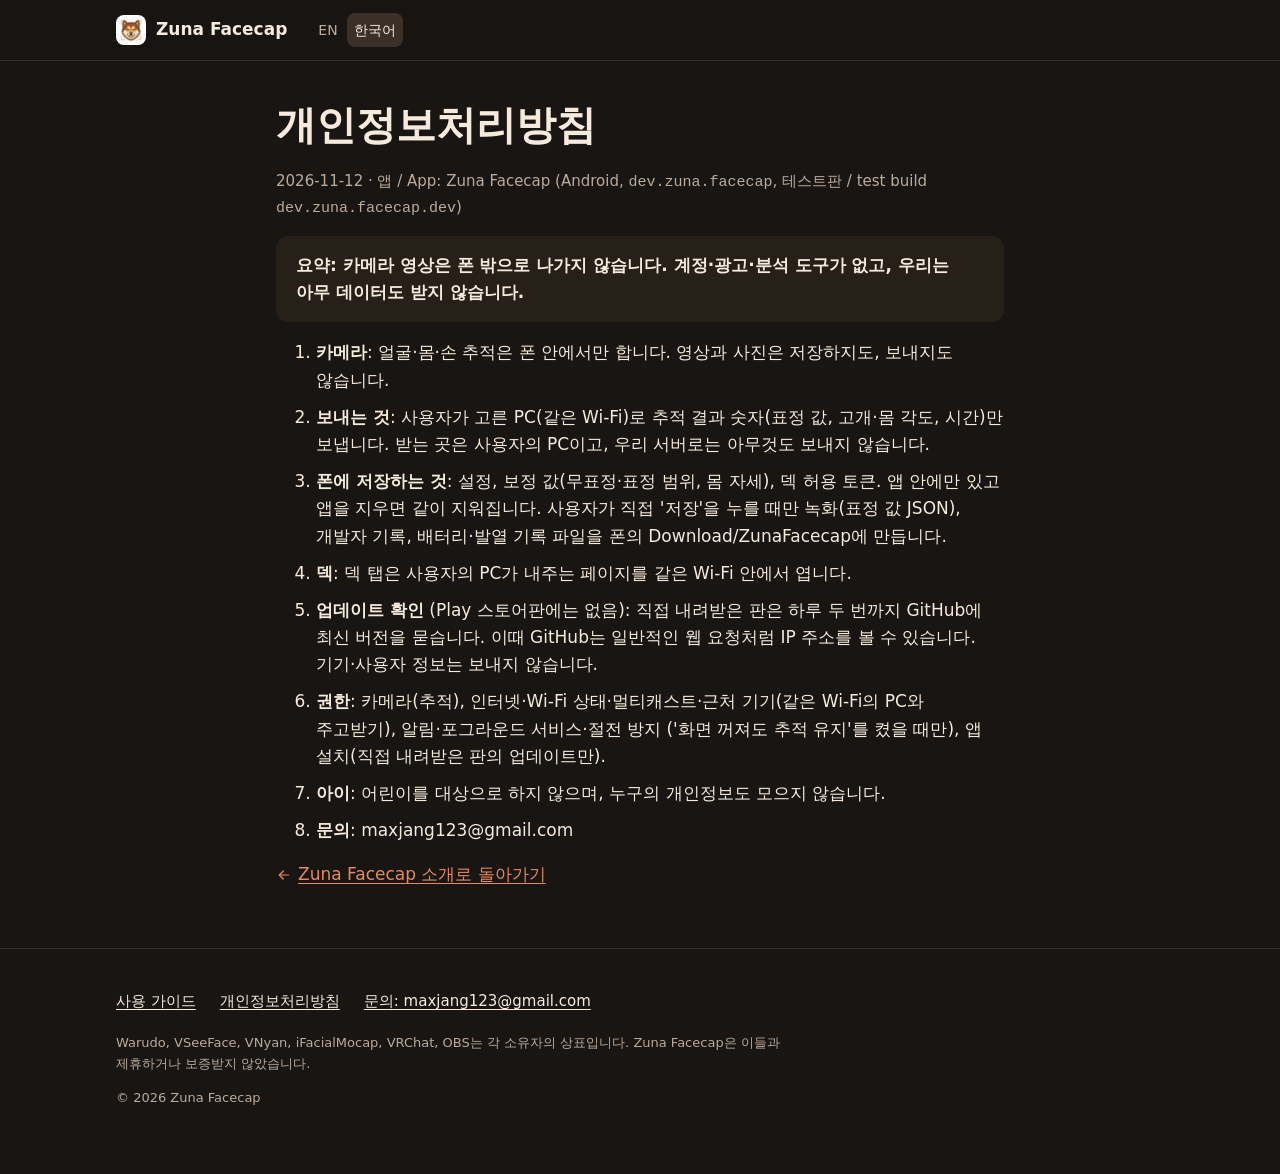
<file: privacy/ko/index.html>
<!doctype html>
<html lang="ko">
<head>
  <meta charset="utf-8">
  <meta name="viewport" content="width=device-width, initial-scale=1">
  <title>개인정보처리방침 — Zuna Facecap</title>
  <meta name="description" content="요약: 카메라 영상은 폰 밖으로 나가지 않습니다. 계정·광고·분석 도구가 없고, 우리는 아무 데이터도 받지 않습니다.">
  <meta name="robots" content="index, follow, max-image-preview:large">
  <meta name="theme-color" content="#191513">
  <link rel="canonical" href="https://zunattang.github.io/zuna-facecap-releases/privacy/ko/">
  <link rel="alternate" hreflang="en" href="https://zunattang.github.io/zuna-facecap-releases/privacy/">
  <link rel="alternate" hreflang="ko" href="https://zunattang.github.io/zuna-facecap-releases/privacy/ko/">
  <link rel="alternate" hreflang="x-default" href="https://zunattang.github.io/zuna-facecap-releases/privacy/">
  <meta property="og:type" content="website">
  <meta property="og:site_name" content="Zuna Facecap">
  <meta property="og:locale" content="ko_KR">
  <meta property="og:locale:alternate" content="en_US">
  <meta property="og:title" content="개인정보처리방침 — Zuna Facecap">
  <meta property="og:description" content="요약: 카메라 영상은 폰 밖으로 나가지 않습니다. 계정·광고·분석 도구가 없고, 우리는 아무 데이터도 받지 않습니다.">
  <meta property="og:url" content="https://zunattang.github.io/zuna-facecap-releases/privacy/ko/">
  <meta property="og:image" content="https://zunattang.github.io/zuna-facecap-releases/assets/og-ko.png">
  <meta property="og:image:width" content="1200">
  <meta property="og:image:height" content="630">
  <meta property="og:image:alt" content="안드로이드 폰이 얼굴 트래커가 돼요">
  <meta name="twitter:card" content="summary_large_image">
  <meta name="twitter:title" content="개인정보처리방침 — Zuna Facecap">
  <meta name="twitter:description" content="요약: 카메라 영상은 폰 밖으로 나가지 않습니다. 계정·광고·분석 도구가 없고, 우리는 아무 데이터도 받지 않습니다.">
  <meta name="twitter:image" content="https://zunattang.github.io/zuna-facecap-releases/assets/og-ko.png">
  <link rel="icon" type="image/png" sizes="32x32" href="../../assets/favicon-32.png">
  <link rel="apple-touch-icon" href="../../assets/apple-touch-icon.png">
  <link rel="stylesheet" href="../../assets/site.css">
</head>
<body>
<a class="skip" href="#main">본문으로 건너뛰기</a>
<header class="top"><div class="wrap">
  <a class="brand" href="../../ko/"><img src="../../assets/icon-64.png" alt="" width="32" height="32">Zuna Facecap</a>
  
  <div class="langs" aria-label="언어"><a href="../../privacy/" hreflang="en" lang="en">EN</a><a href="../../privacy/ko/" hreflang="ko" lang="ko" aria-current="page">한국어</a></div>
</div></header>
<main id="main" class="wrap doc">
  <h1>개인정보처리방침</h1>
  <p class="meta">2026-11-12 · 앱 / App: Zuna Facecap (Android, <code>dev.zuna.facecap</code>, 테스트판 / test build <code>dev.zuna.facecap.dev</code>)</p>
  <p class="summary">요약: 카메라 영상은 폰 밖으로 나가지 않습니다. 계정·광고·분석 도구가 없고, 우리는 아무 데이터도 받지 않습니다.</p>
  <ol><li><b>카메라</b>: 얼굴·몸·손 추적은 폰 안에서만 합니다. 영상과 사진은 저장하지도, 보내지도 않습니다.</li><li><b>보내는 것</b>: 사용자가 고른 PC(같은 Wi-Fi)로 추적 결과 숫자(표정 값, 고개·몸 각도, 시간)만 보냅니다. 받는 곳은 사용자의 PC이고, 우리 서버로는 아무것도 보내지 않습니다.</li><li><b>폰에 저장하는 것</b>: 설정, 보정 값(무표정·표정 범위, 몸 자세), 덱 허용 토큰. 앱 안에만 있고 앱을 지우면 같이 지워집니다. 사용자가 직접 &#x27;저장&#x27;을 누를 때만 녹화(표정 값 JSON), 개발자 기록, 배터리·발열 기록 파일을 폰의 Download/ZunaFacecap에 만듭니다.</li><li><b>덱</b>: 덱 탭은 사용자의 PC가 내주는 페이지를 같은 Wi-Fi 안에서 엽니다.</li><li><b>업데이트 확인</b> (Play 스토어판에는 없음): 직접 내려받은 판은 하루 두 번까지 GitHub에 최신 버전을 묻습니다. 이때 GitHub는 일반적인 웹 요청처럼 IP 주소를 볼 수 있습니다. 기기·사용자 정보는 보내지 않습니다.</li><li><b>권한</b>: 카메라(추적), 인터넷·Wi-Fi 상태·멀티캐스트·근처 기기(같은 Wi-Fi의 PC와 주고받기), 알림·포그라운드 서비스·절전 방지 (&#x27;화면 꺼져도 추적 유지&#x27;를 켰을 때만), 앱 설치(직접 내려받은 판의 업데이트만).</li><li><b>아이</b>: 어린이를 대상으로 하지 않으며, 누구의 개인정보도 모으지 않습니다.</li><li><b>문의</b>: maxjang123@gmail.com</li></ol>
  <p><a class="back" href="../../ko/"><svg viewBox="0 0 24 24" fill="none" stroke="currentColor" stroke-width="1.8" stroke-linecap="round" stroke-linejoin="round" aria-hidden="true"><path d="M19 12H5"/><path d="M11 6l-6 6 6 6"/></svg>Zuna Facecap 소개로 돌아가기</a></p>
</main>
<footer><div class="wrap">
  <div class="links">
    <a href="../../ko/guide/">사용 가이드</a>
    <a href="../../privacy/ko/">개인정보처리방침</a>
    <a href="mailto:maxjang123@gmail.com">문의: maxjang123@gmail.com</a>
  </div>
  <p class="tm">Warudo, VSeeFace, VNyan, iFacialMocap, VRChat, OBS는 각 소유자의 상표입니다. Zuna Facecap은 이들과 제휴하거나 보증받지 않았습니다.</p>
  <p class="tm">© 2026 Zuna Facecap</p>
</div></footer>
</body>
</html>
</file>
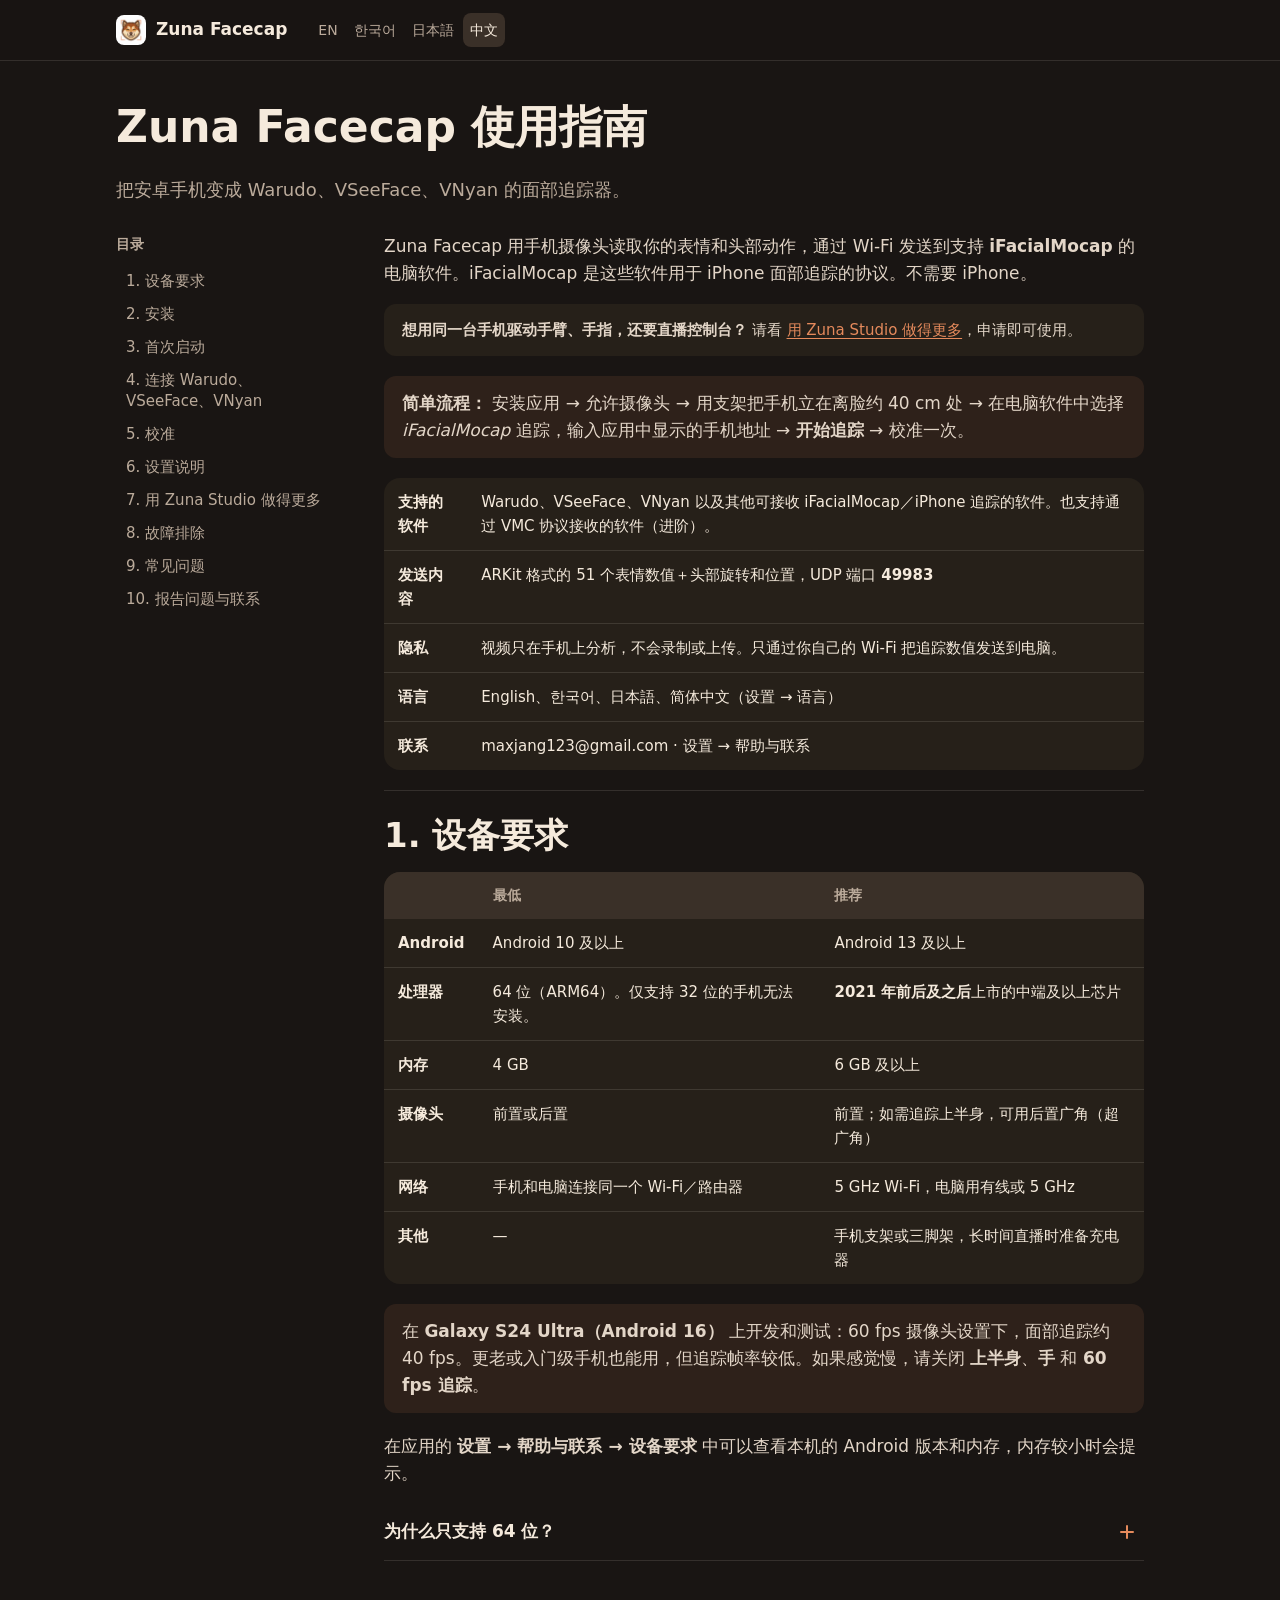
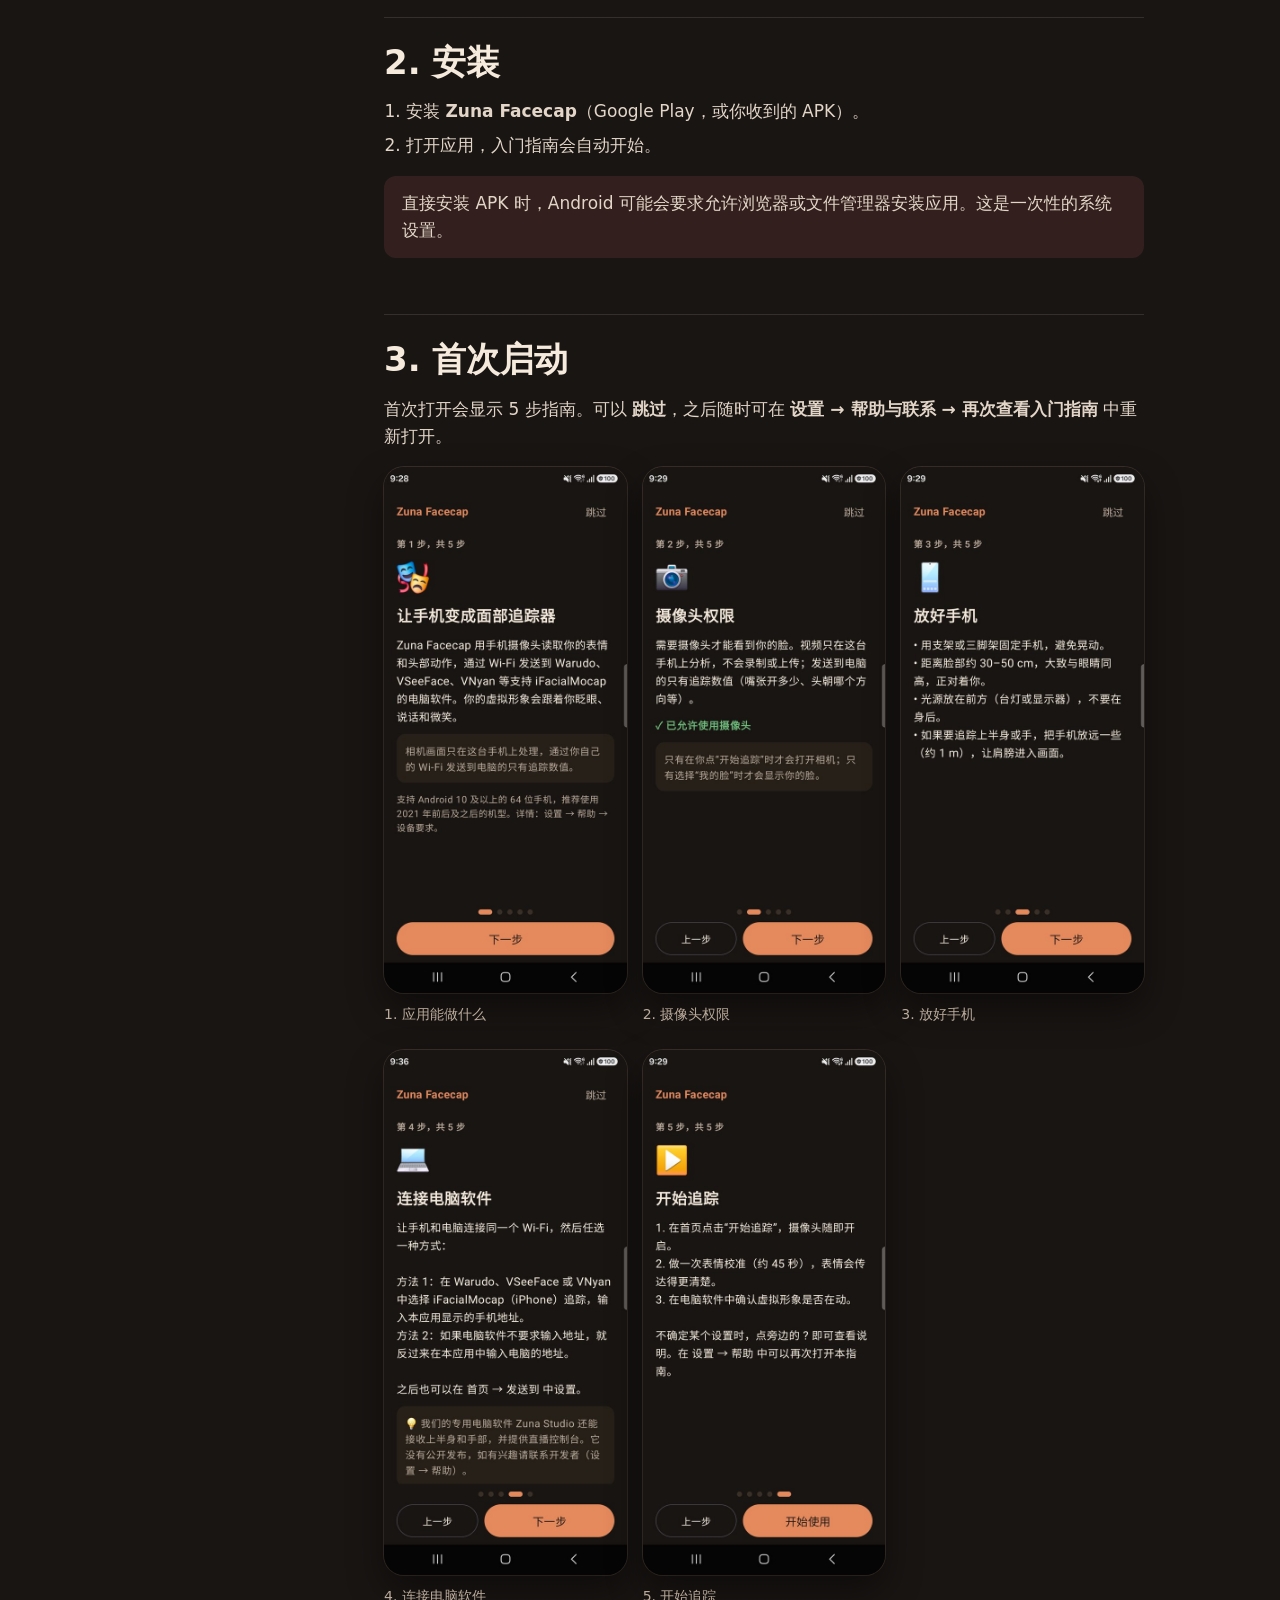
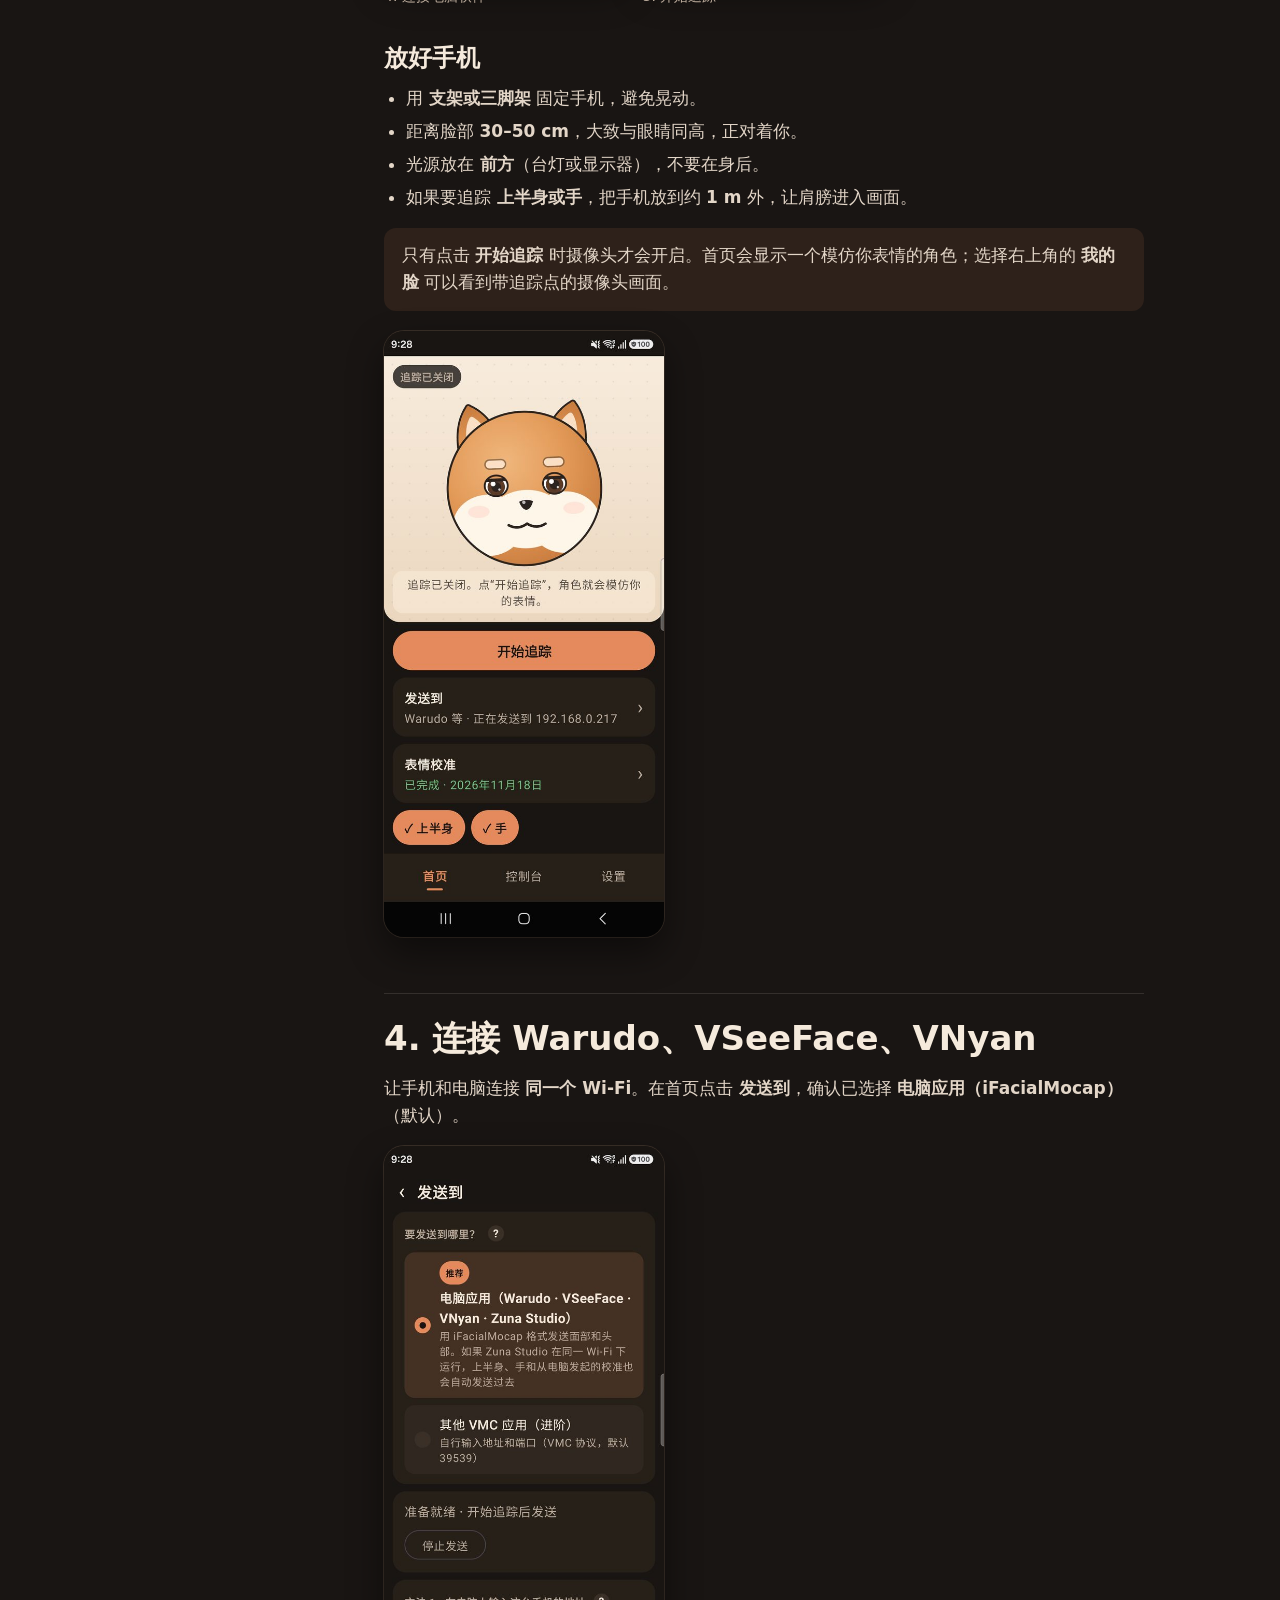
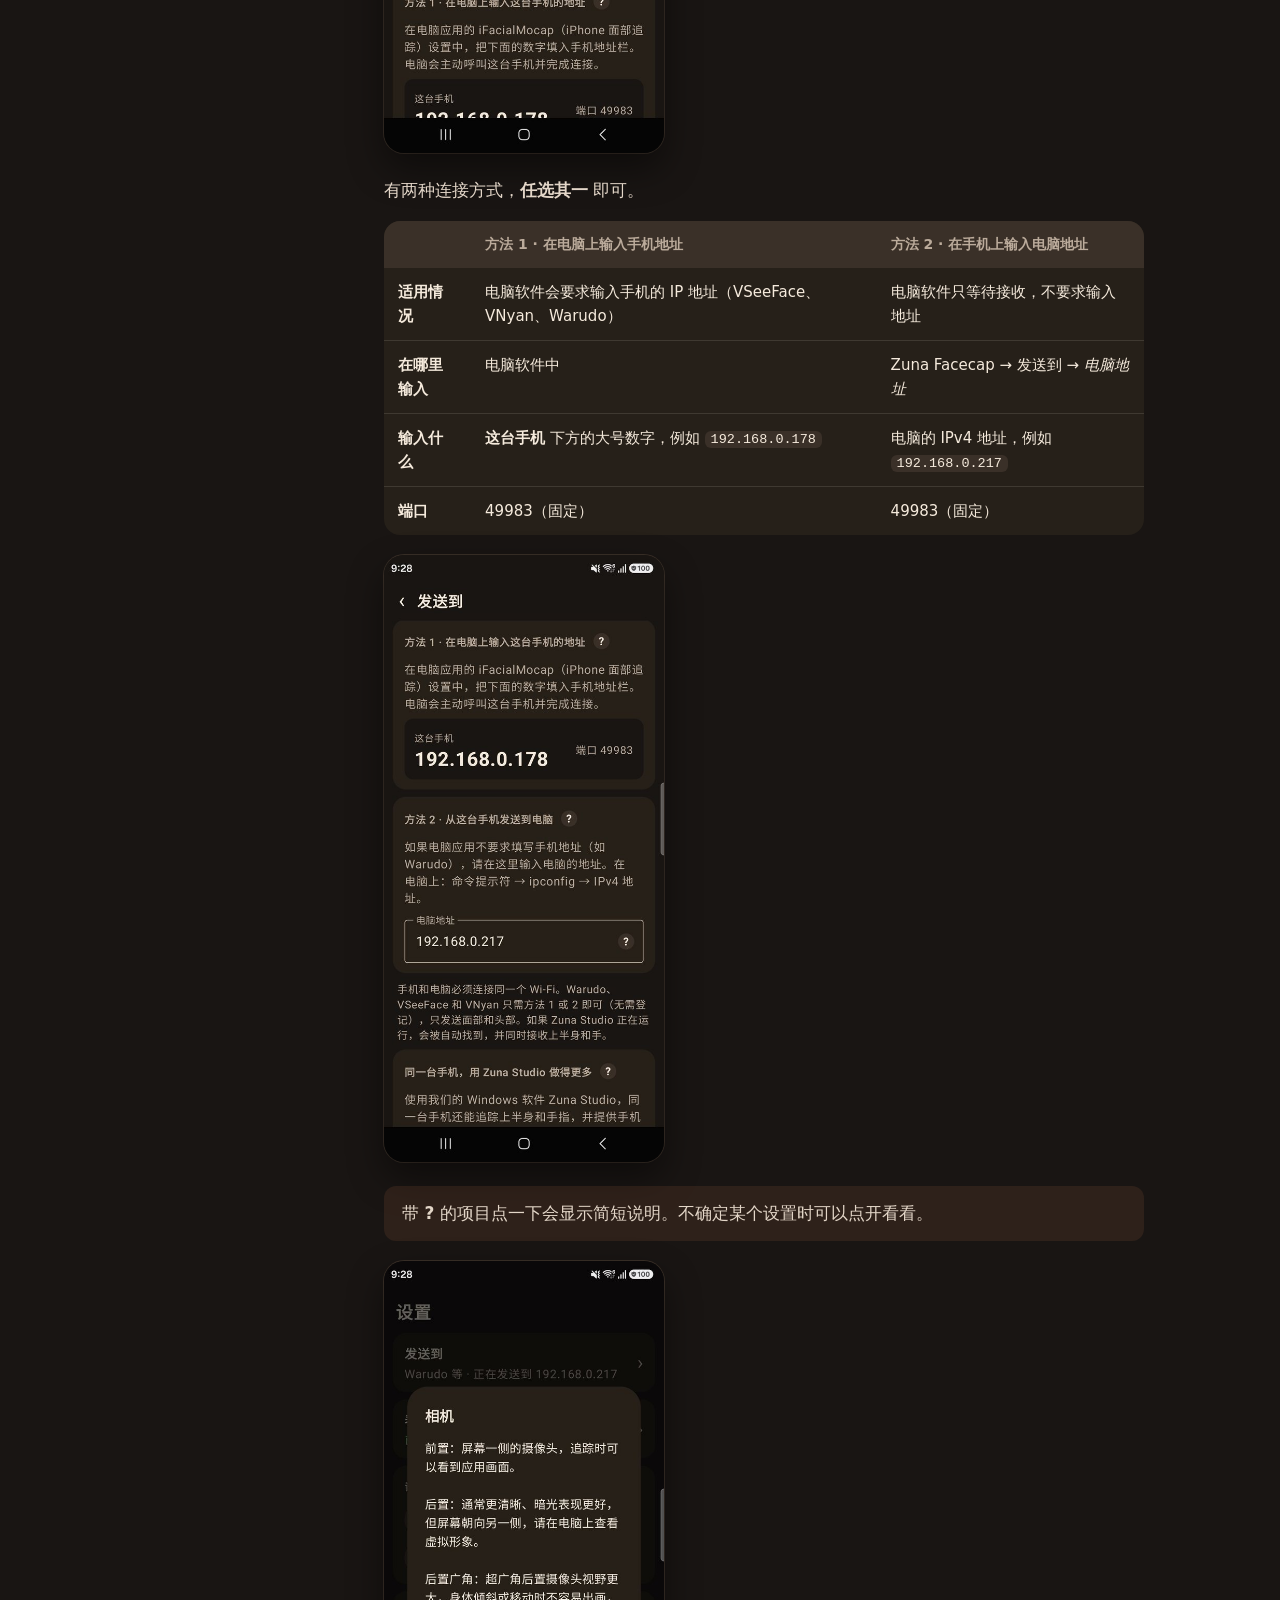
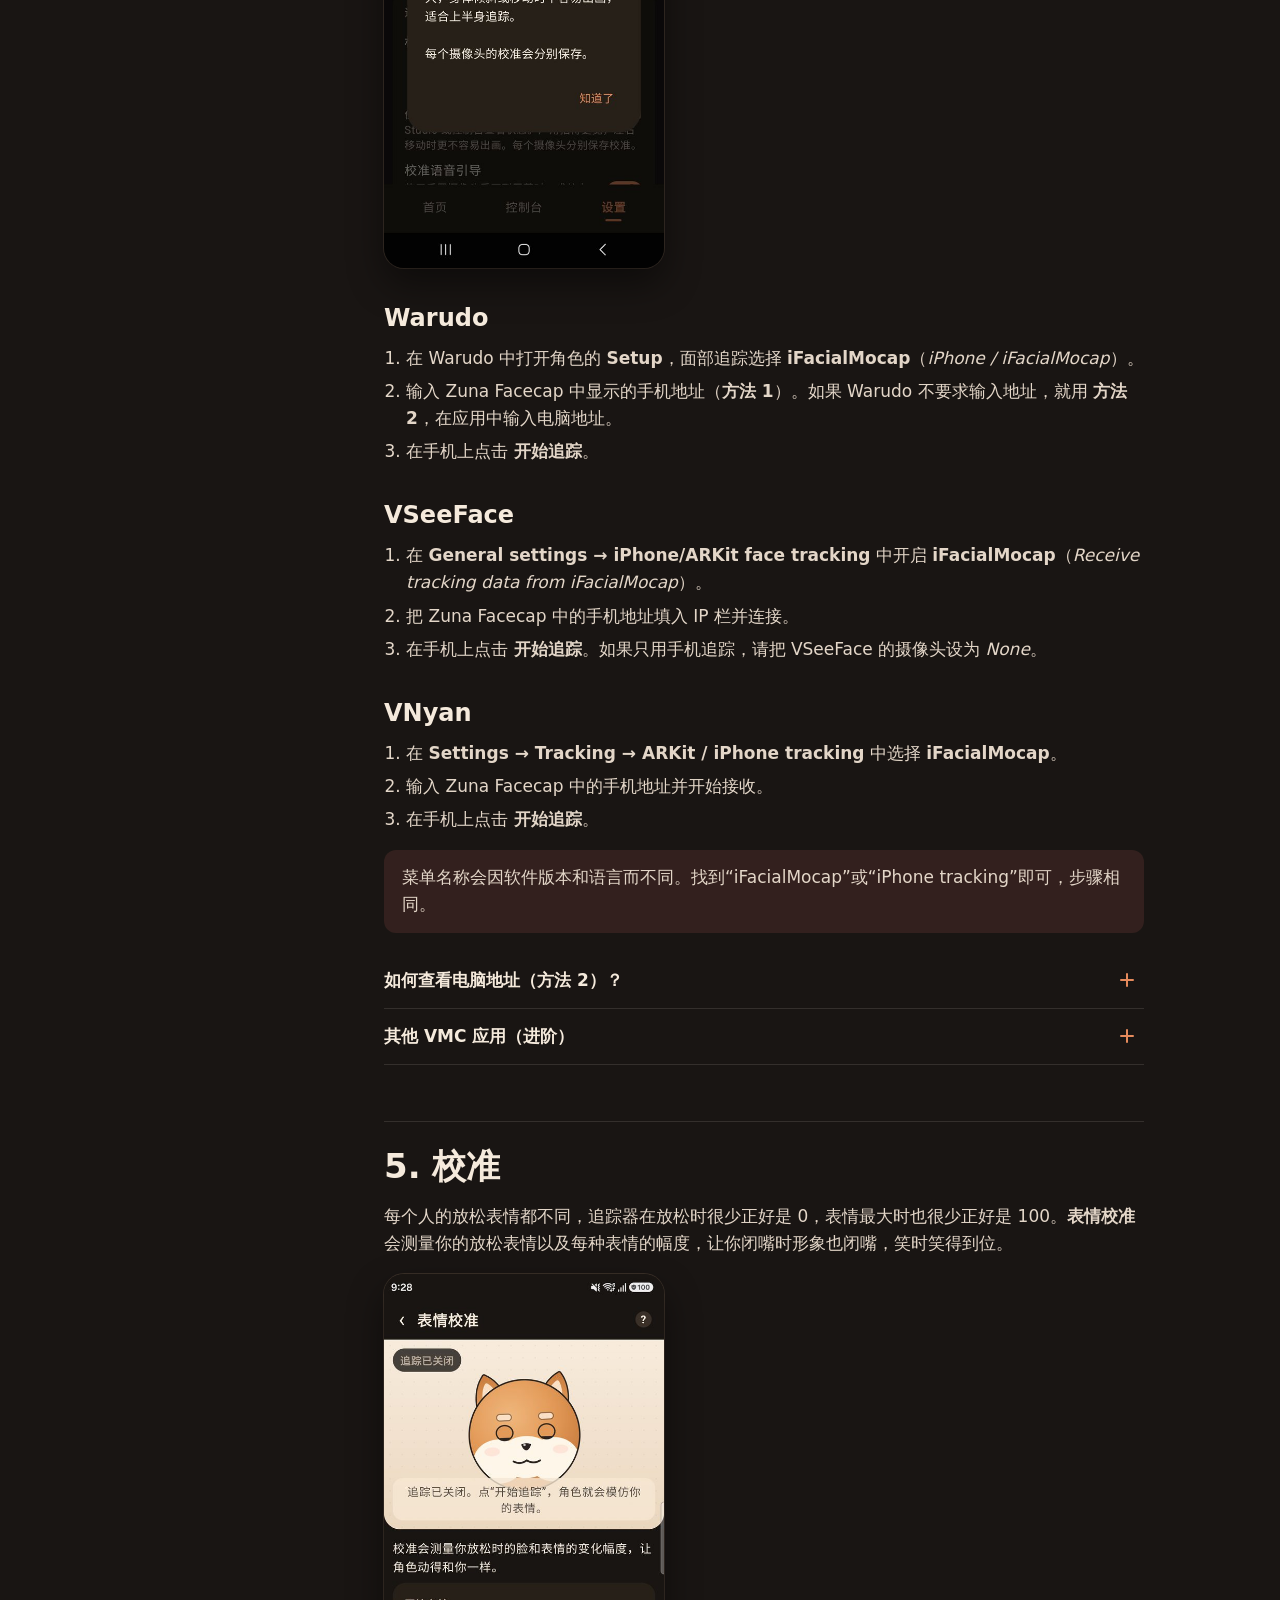
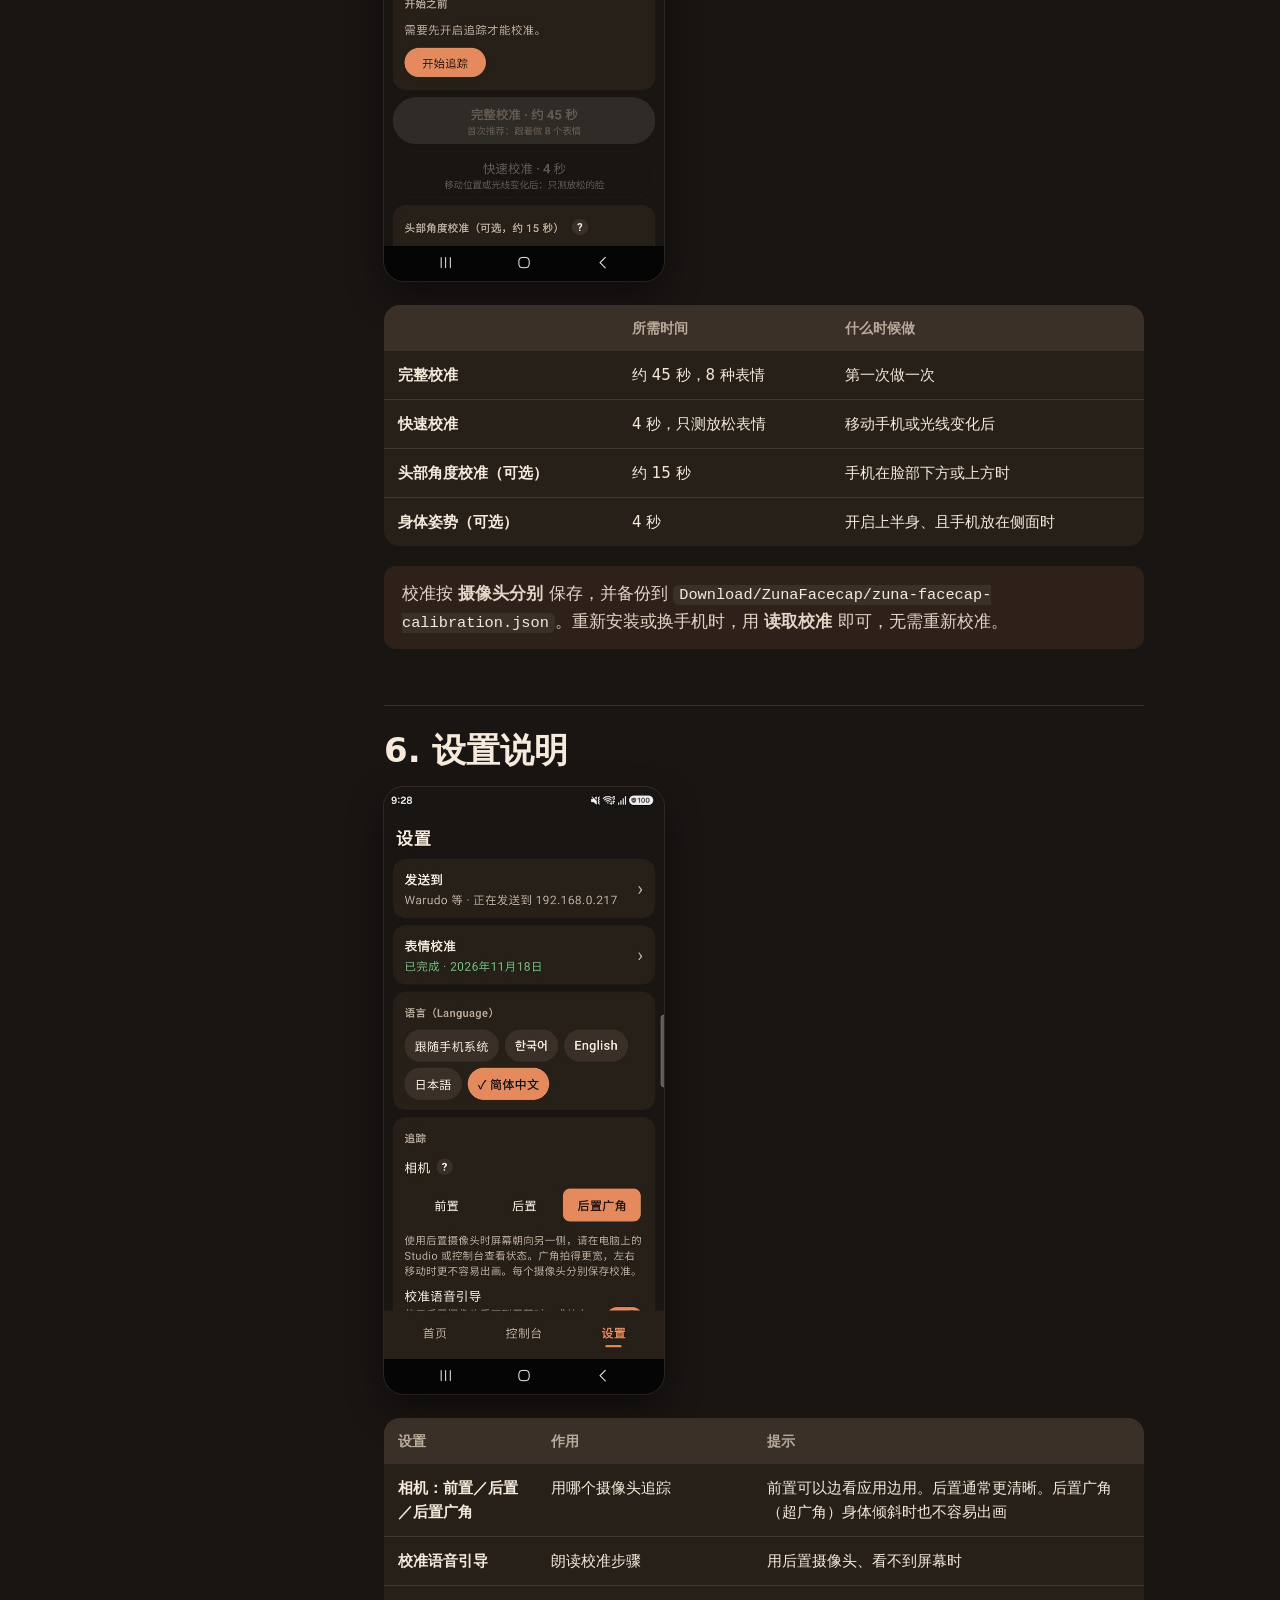
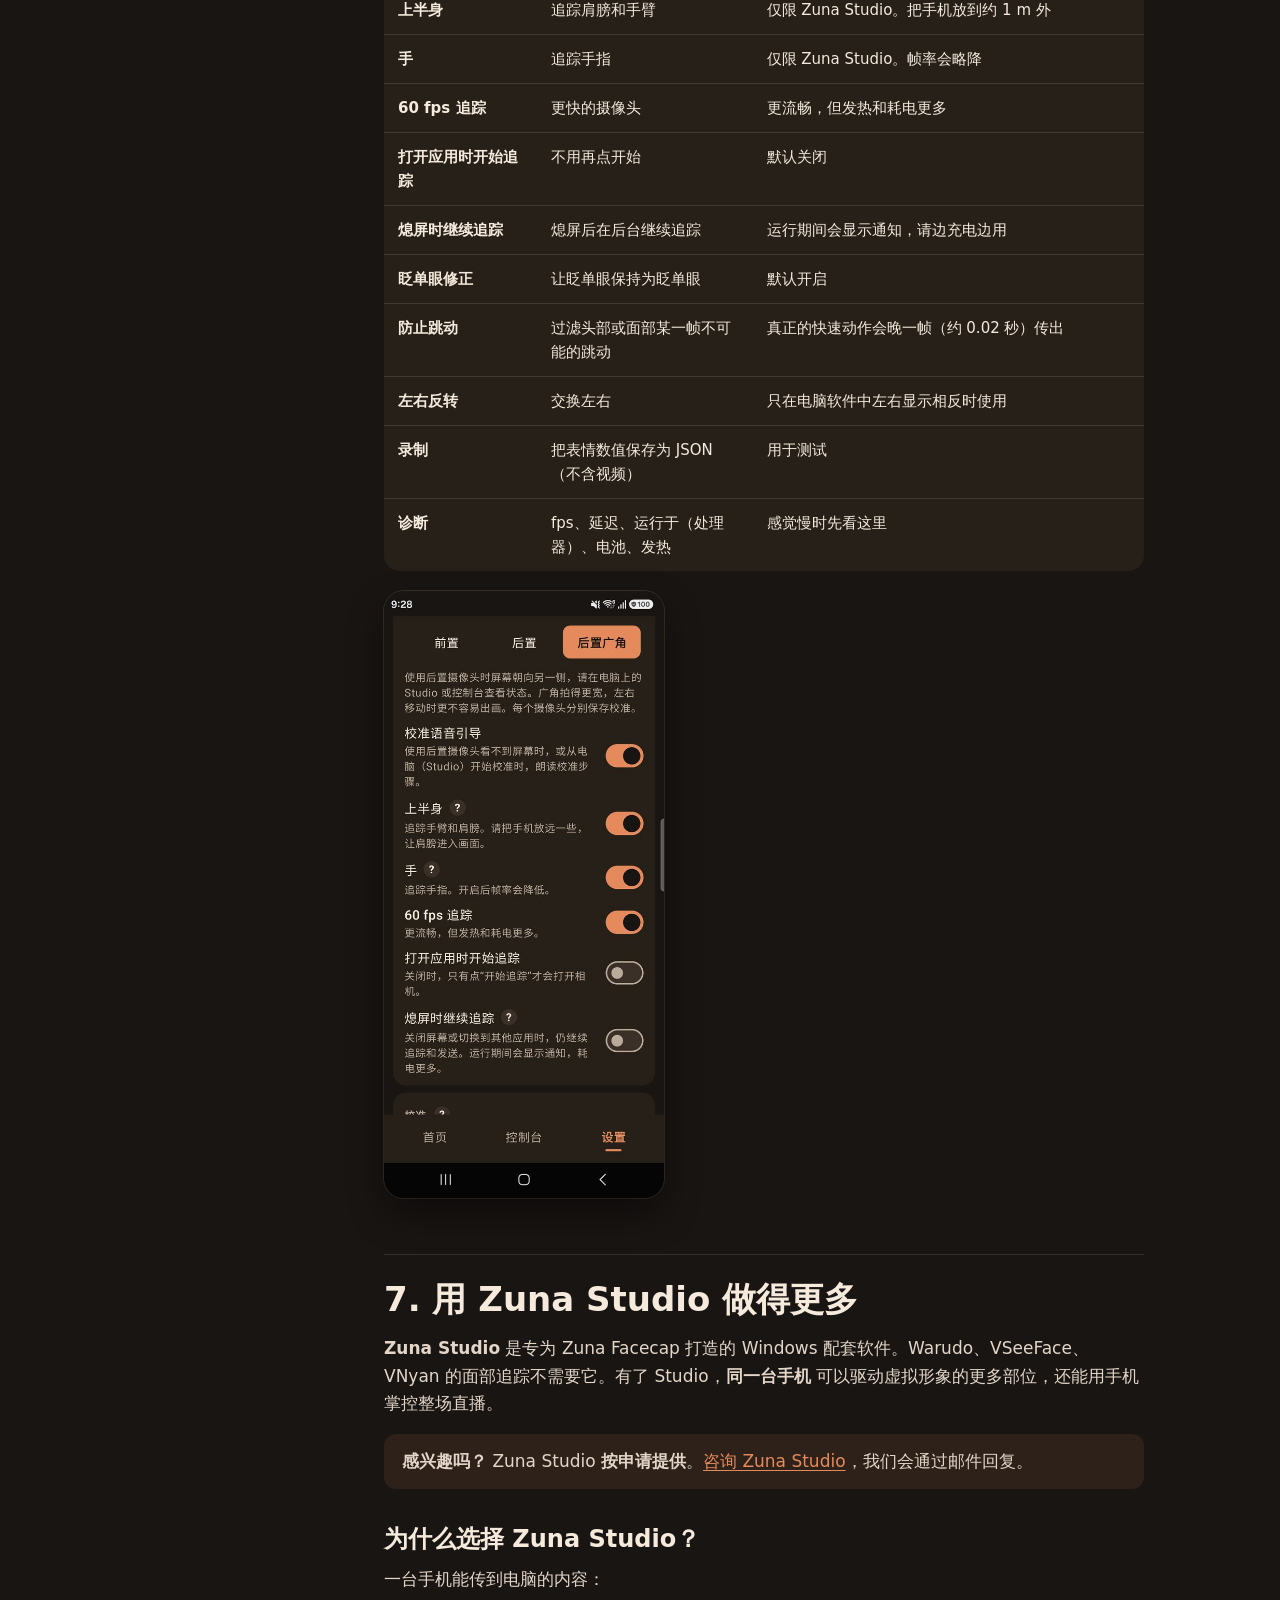
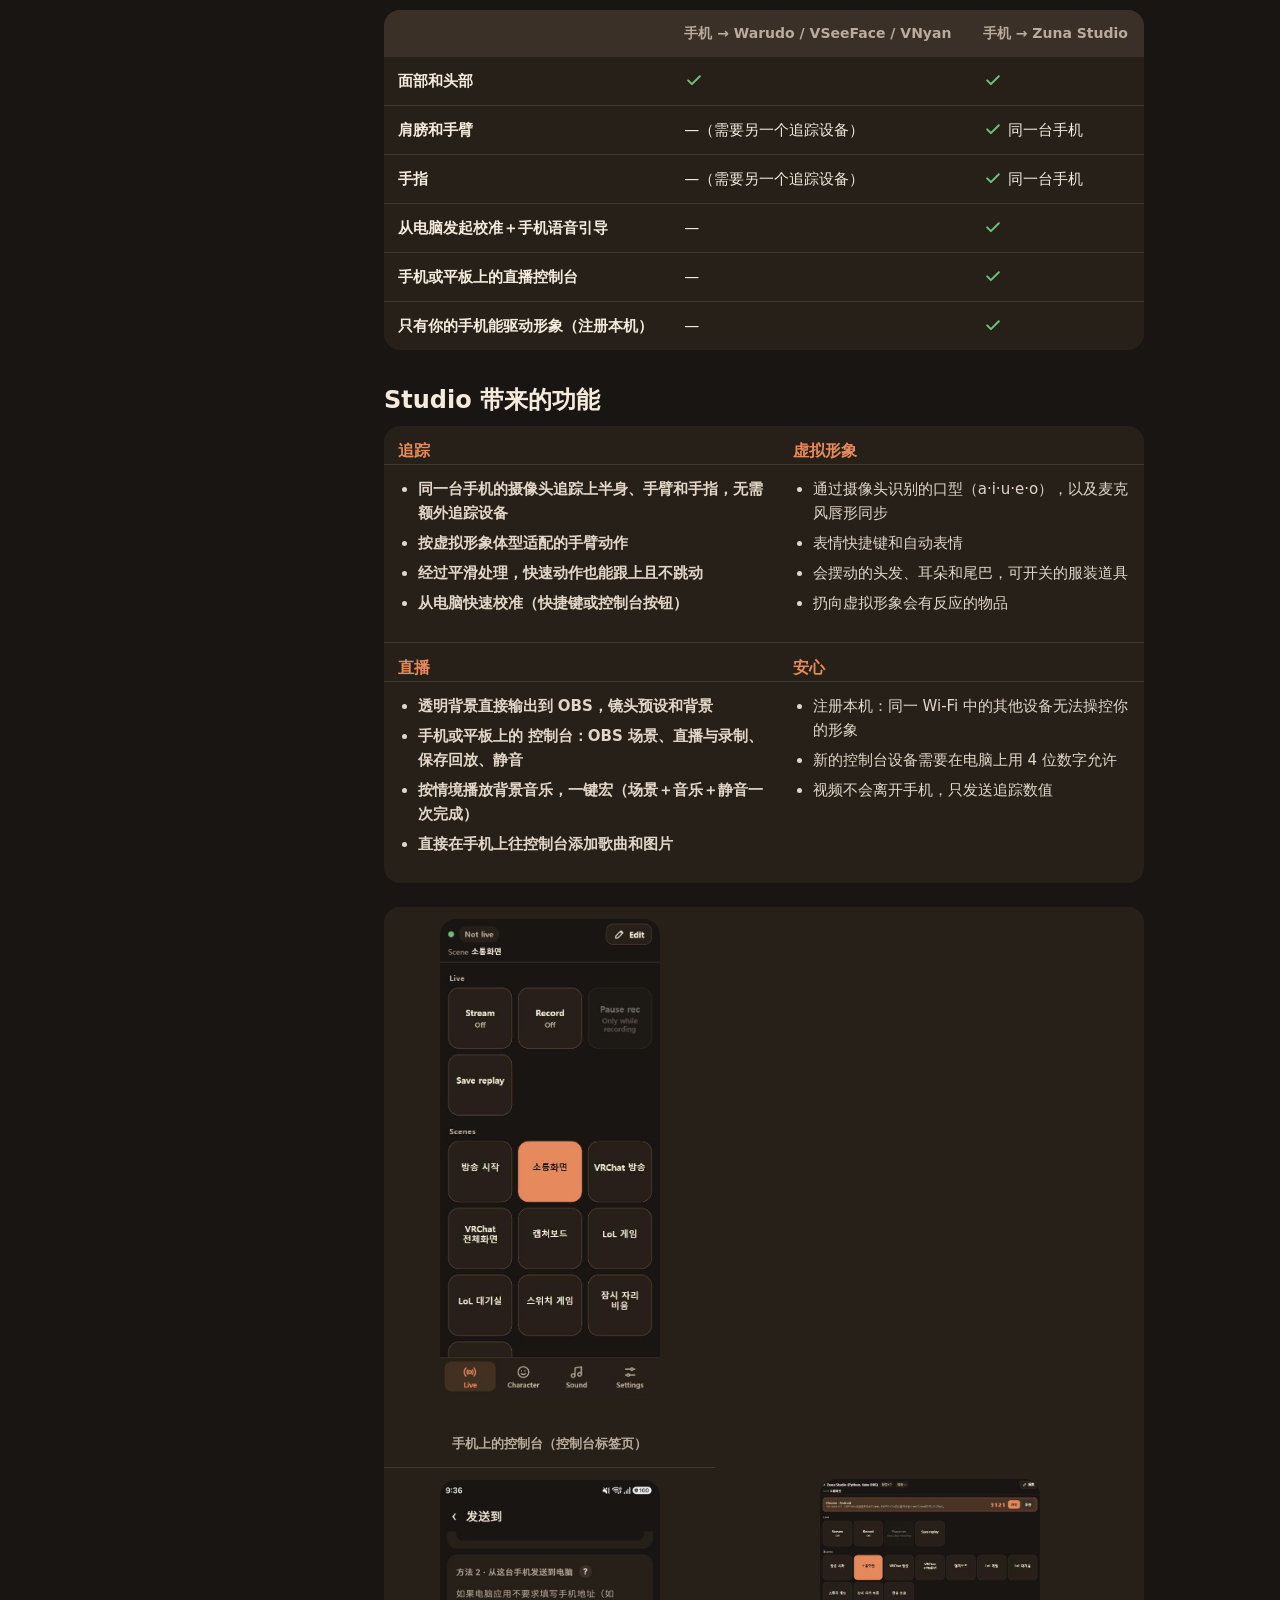
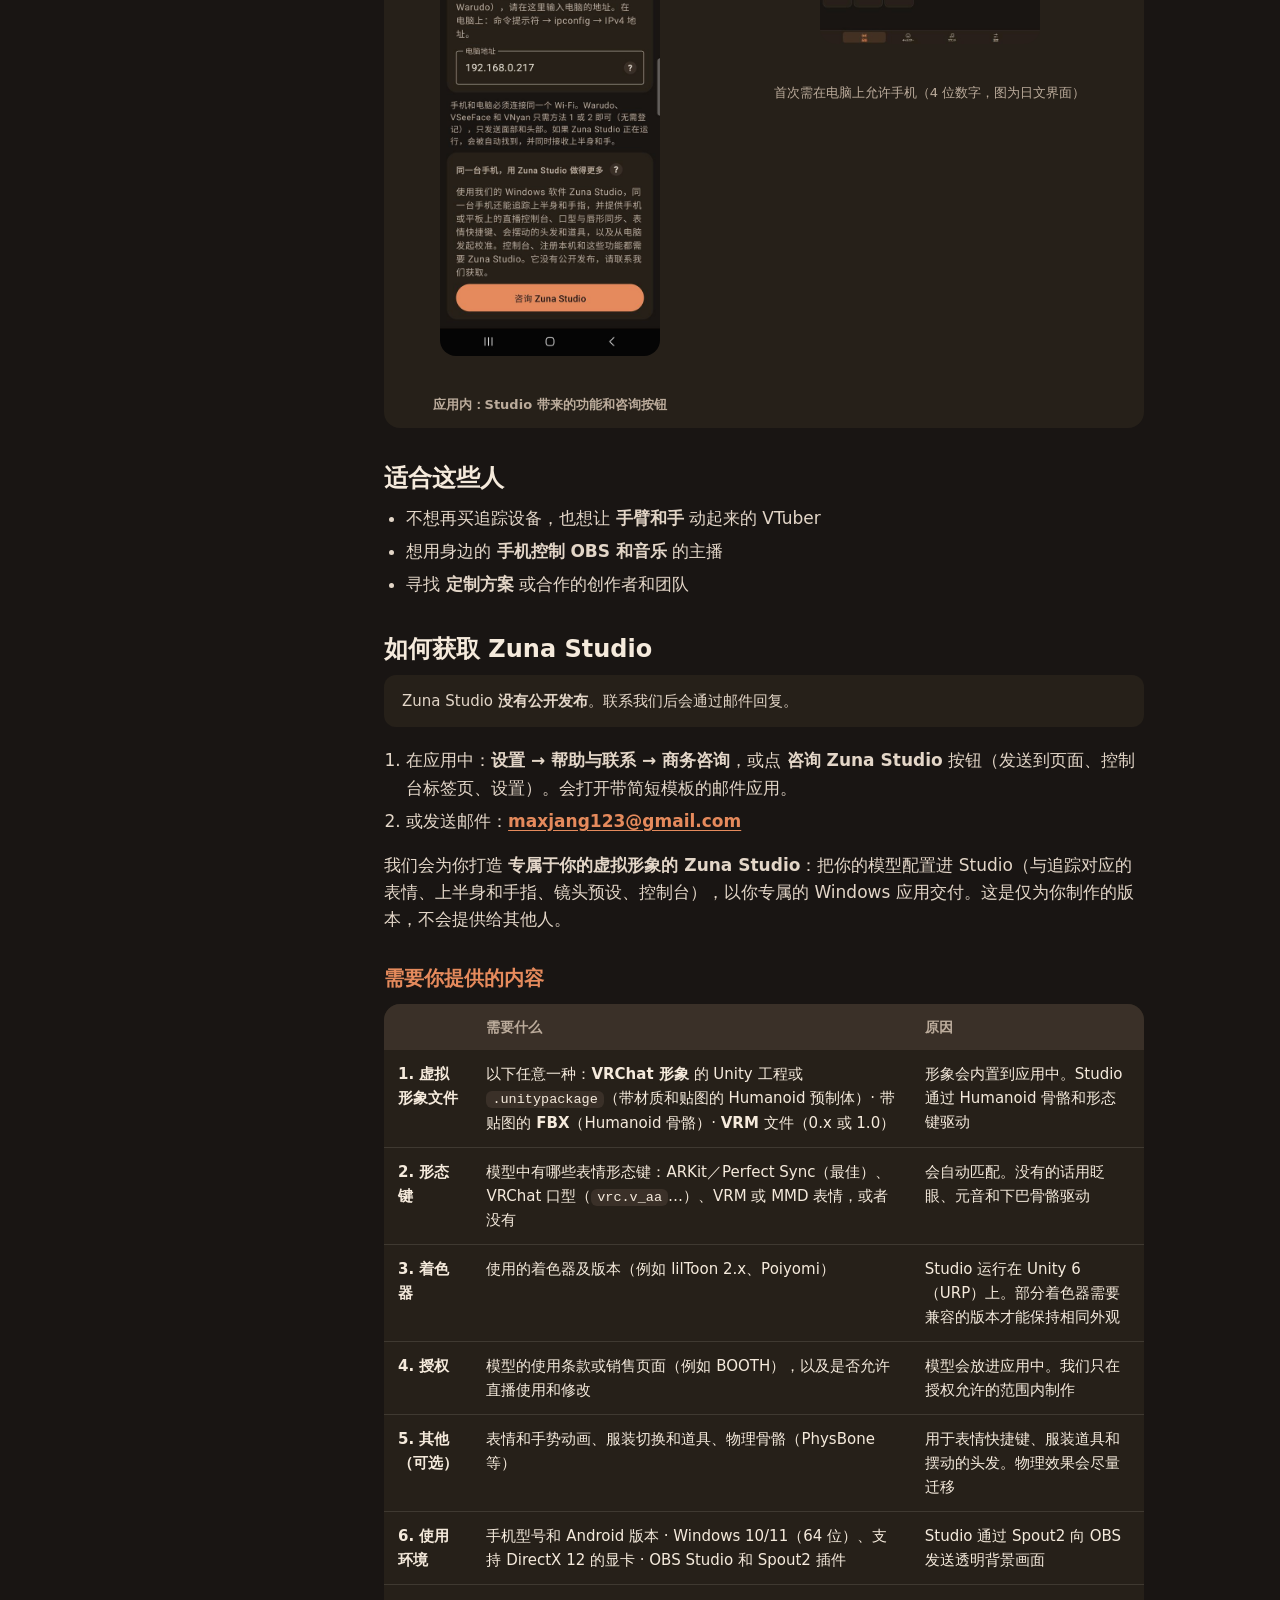
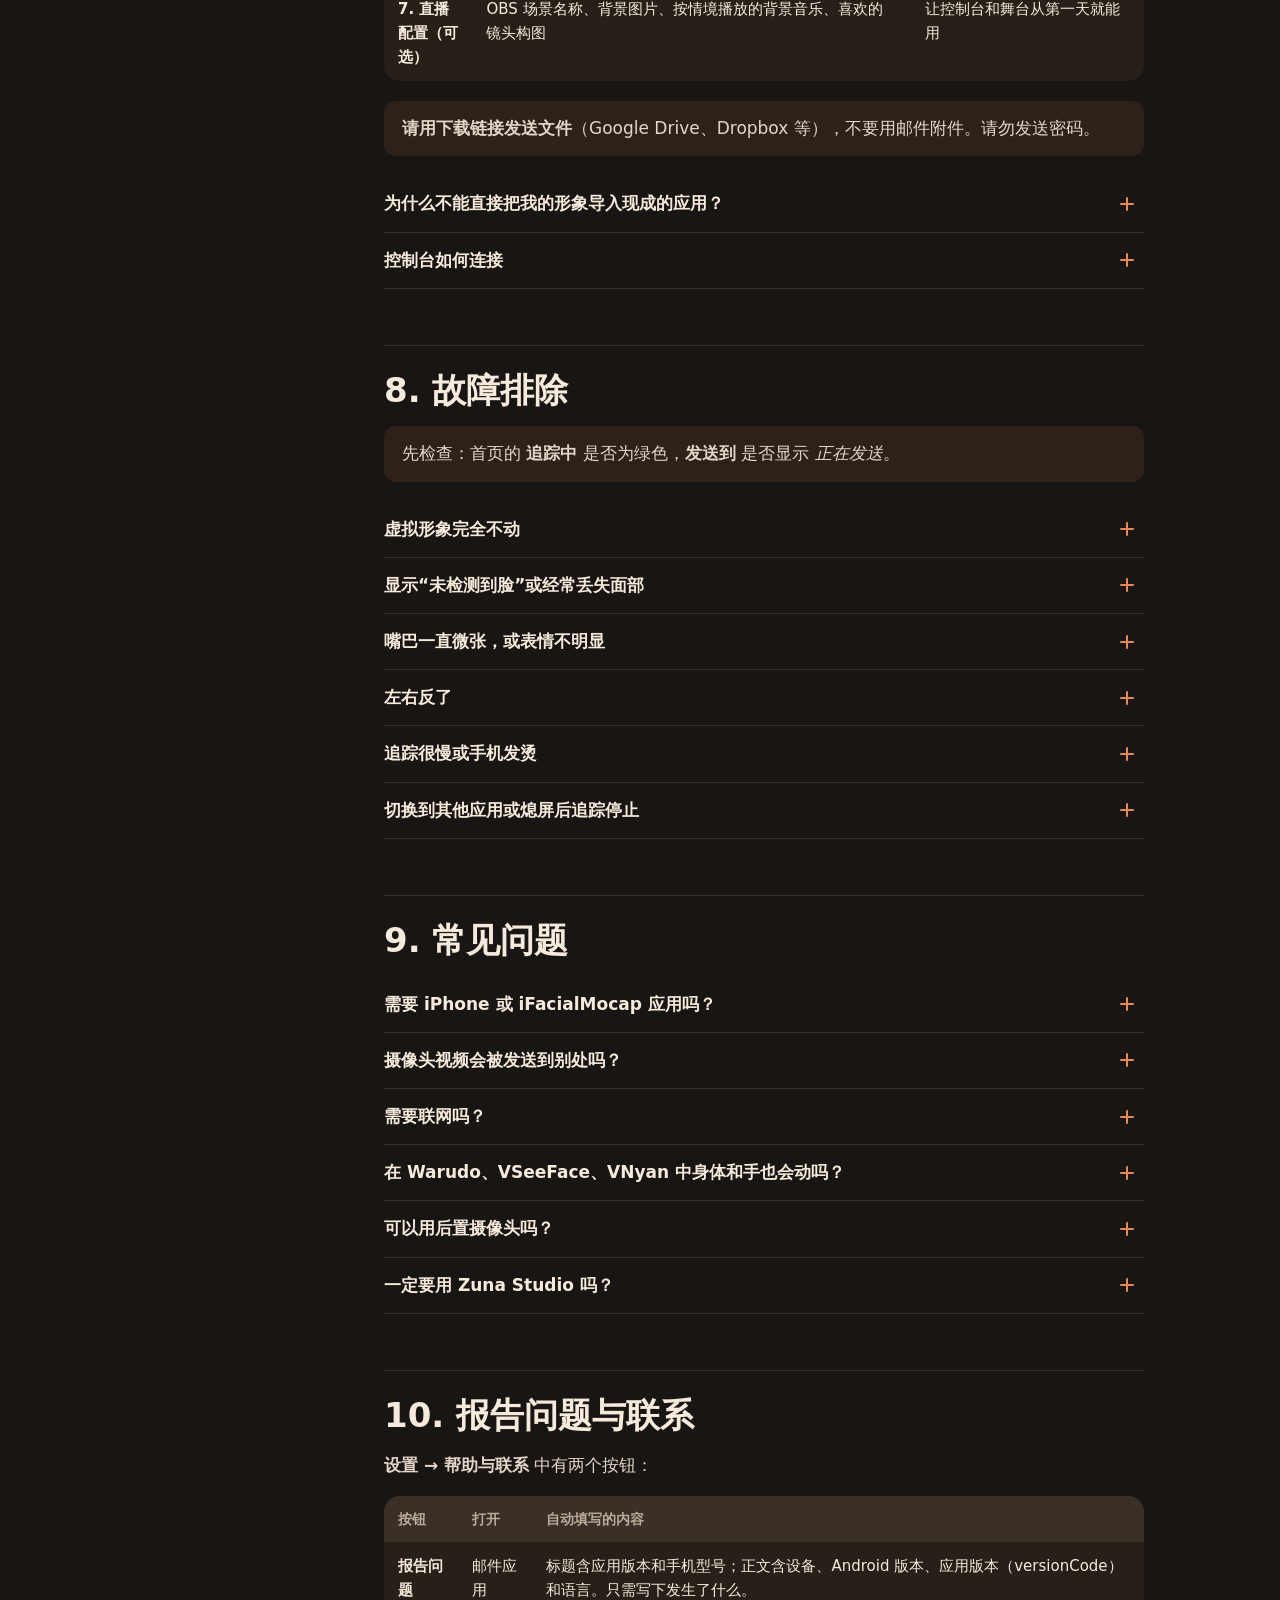
<file: zh-CN/guide/index.html>
<!doctype html>
<html lang="zh-CN">
<head>
  <meta charset="utf-8">
  <meta name="viewport" content="width=device-width, initial-scale=1">
  <title>Zuna Facecap 使用指南</title>
  <meta name="description" content="把安卓手机变成 Warudo、VSeeFace、VNyan 的面部追踪器。">
  <meta name="robots" content="index, follow, max-image-preview:large">
  <meta name="theme-color" content="#191513">
  <link rel="canonical" href="https://zunattang.github.io/zuna-facecap-releases/zh-CN/guide/">
  <link rel="alternate" hreflang="en" href="https://zunattang.github.io/zuna-facecap-releases/guide/">
  <link rel="alternate" hreflang="ko" href="https://zunattang.github.io/zuna-facecap-releases/ko/guide/">
  <link rel="alternate" hreflang="ja" href="https://zunattang.github.io/zuna-facecap-releases/ja/guide/">
  <link rel="alternate" hreflang="zh-CN" href="https://zunattang.github.io/zuna-facecap-releases/zh-CN/guide/">
  <link rel="alternate" hreflang="x-default" href="https://zunattang.github.io/zuna-facecap-releases/guide/">
  <meta property="og:type" content="article">
  <meta property="og:site_name" content="Zuna Facecap">
  <meta property="og:locale" content="zh_CN">
  <meta property="og:locale:alternate" content="en_US">
  <meta property="og:locale:alternate" content="ko_KR">
  <meta property="og:locale:alternate" content="ja_JP">
  <meta property="og:title" content="Zuna Facecap 使用指南">
  <meta property="og:description" content="把安卓手机变成 Warudo、VSeeFace、VNyan 的面部追踪器。">
  <meta property="og:url" content="https://zunattang.github.io/zuna-facecap-releases/zh-CN/guide/">
  <meta property="og:image" content="https://zunattang.github.io/zuna-facecap-releases/assets/og-zh-CN.png">
  <meta property="og:image:width" content="1200">
  <meta property="og:image:height" content="630">
  <meta property="og:image:alt" content="安卓手机就是面部追踪器">
  <meta name="twitter:card" content="summary_large_image">
  <meta name="twitter:title" content="Zuna Facecap 使用指南">
  <meta name="twitter:description" content="把安卓手机变成 Warudo、VSeeFace、VNyan 的面部追踪器。">
  <meta name="twitter:image" content="https://zunattang.github.io/zuna-facecap-releases/assets/og-zh-CN.png">
  <link rel="icon" type="image/png" sizes="32x32" href="../../assets/favicon-32.png">
  <link rel="apple-touch-icon" href="../../assets/apple-touch-icon.png">
  <link rel="stylesheet" href="../../assets/site.css">
  <script type="application/ld+json">{"@context":"https://schema.org","@type":"TechArticle","headline":"Zuna Facecap 使用指南","description":"把安卓手机变成 Warudo、VSeeFace、VNyan 的面部追踪器。","inLanguage":"zh-CN","url":"https://zunattang.github.io/zuna-facecap-releases/zh-CN/guide/","image":"https://zunattang.github.io/zuna-facecap-releases/assets/og-zh-CN.png","about":{"@id":"https://zunattang.github.io/zuna-facecap-releases/#app"},"articleSection":["1. 设备要求","2. 安装","3. 首次启动","4. 连接 Warudo、VSeeFace、VNyan","5. 校准","6. 设置说明","7. 用 Zuna Studio 做得更多","8. 故障排除","9. 常见问题","10. 报告问题与联系"],"publisher":{"@type":"Organization","name":"Zuna Facecap","url":"https://zunattang.github.io/zuna-facecap-releases/","email":"maxjang123@gmail.com"},"author":{"@type":"Organization","name":"Zuna Facecap","url":"https://zunattang.github.io/zuna-facecap-releases/","email":"maxjang123@gmail.com"}}</script>
  <script type="application/ld+json">{"@context":"https://schema.org","@type":"BreadcrumbList","itemListElement":[{"@type":"ListItem","position":1,"name":"Zuna Facecap","item":"https://zunattang.github.io/zuna-facecap-releases/zh-CN/"},{"@type":"ListItem","position":2,"name":"使用指南","item":"https://zunattang.github.io/zuna-facecap-releases/zh-CN/guide/"}]}</script>
</head>
<body>
<a class="skip" href="#main">跳到正文</a>
<header class="top"><div class="wrap">
  <a class="brand" href="../../zh-CN/"><img src="../../assets/icon-64.png" alt="" width="32" height="32">Zuna Facecap</a>
  
  <div class="langs" aria-label="语言"><a href="../../guide/" hreflang="en" lang="en">EN</a><a href="../../ko/guide/" hreflang="ko" lang="ko">한국어</a><a href="../../ja/guide/" hreflang="ja" lang="ja">日本語</a><a href="../../zh-CN/guide/" hreflang="zh-CN" lang="zh-CN" aria-current="page">中文</a></div>
</div></header>
<main id="main" class="wrap guide">
  <div class="guide-head">
    <h1>Zuna Facecap 使用指南</h1>
    <p class="lead">把安卓手机变成 Warudo、VSeeFace、VNyan 的面部追踪器。</p>
  </div>
  <div class="guide-layout">
    <nav class="toc-side" aria-label="目录"><p class="toc-title">目录</p><ol><li><a href="#1-设备要求">1. 设备要求</a></li><li><a href="#2-安装">2. 安装</a></li><li><a href="#3-首次启动">3. 首次启动</a></li><li><a href="#4-连接-warudovseefacevnyan">4. 连接 Warudo、VSeeFace、VNyan</a></li><li><a href="#5-校准">5. 校准</a></li><li><a href="#6-设置说明">6. 设置说明</a></li><li><a href="#7-用-zuna-studio-做得更多">7. 用 Zuna Studio 做得更多</a></li><li><a href="#8-故障排除">8. 故障排除</a></li><li><a href="#9-常见问题">9. 常见问题</a></li><li><a href="#10-报告问题与联系">10. 报告问题与联系</a></li></ol></nav>
    <article class="guide-body">
      <details class="toc-mobile"><summary>目录</summary><ol><li><a href="#1-设备要求">1. 设备要求</a></li><li><a href="#2-安装">2. 安装</a></li><li><a href="#3-首次启动">3. 首次启动</a></li><li><a href="#4-连接-warudovseefacevnyan">4. 连接 Warudo、VSeeFace、VNyan</a></li><li><a href="#5-校准">5. 校准</a></li><li><a href="#6-设置说明">6. 设置说明</a></li><li><a href="#7-用-zuna-studio-做得更多">7. 用 Zuna Studio 做得更多</a></li><li><a href="#8-故障排除">8. 故障排除</a></li><li><a href="#9-常见问题">9. 常见问题</a></li><li><a href="#10-报告问题与联系">10. 报告问题与联系</a></li></ol></details>
<p>Zuna Facecap 用手机摄像头读取你的表情和头部动作，通过 Wi-Fi 发送到支持 <b>iFacialMocap</b> 的电脑软件。iFacialMocap 是这些软件用于 iPhone 面部追踪的协议。不需要 iPhone。</p>
<div class="callout note"><p><b>想用同一台手机驱动手臂、手指，还要直播控制台？</b> 请看 <a href="#7-用-zuna-studio-做得更多">用 Zuna Studio 做得更多</a>，申请即可使用。</p></div>
<div class="callout tip"><p><b>简单流程：</b> 安装应用 → 允许摄像头 → 用支架把手机立在离脸约 40 cm 处 → 在电脑软件中选择 <i>iFacialMocap</i> 追踪，输入应用中显示的手机地址 → <b>开始追踪</b> → 校准一次。</p></div>
<div class="table-wrap"><table><tbody><tr><td><b>支持的软件</b></td><td>Warudo、VSeeFace、VNyan 以及其他可接收 iFacialMocap／iPhone 追踪的软件。也支持通过 VMC 协议接收的软件（进阶）。</td></tr><tr><td><b>发送内容</b></td><td>ARKit 格式的 51 个表情数值＋头部旋转和位置，UDP 端口 <b>49983</b></td></tr><tr><td><b>隐私</b></td><td>视频只在手机上分析，不会录制或上传。只通过你自己的 Wi-Fi 把追踪数值发送到电脑。</td></tr><tr><td><b>语言</b></td><td>English、한국어、日本語、简体中文（设置 → 语言）</td></tr><tr><td><b>联系</b></td><td>maxjang123@gmail.com · 设置 → 帮助与联系</td></tr></tbody></table></div>
<h2 id="1-设备要求">1. 设备要求</h2>
<div class="table-wrap"><table><thead><tr><th scope="col"></th><th scope="col">最低</th><th scope="col">推荐</th></tr></thead><tbody><tr><td><b>Android</b></td><td>Android 10 及以上</td><td>Android 13 及以上</td></tr><tr><td><b>处理器</b></td><td>64 位（ARM64）。仅支持 32 位的手机无法安装。</td><td><b>2021 年前后及之后</b>上市的中端及以上芯片</td></tr><tr><td><b>内存</b></td><td>4 GB</td><td>6 GB 及以上</td></tr><tr><td><b>摄像头</b></td><td>前置或后置</td><td>前置；如需追踪上半身，可用后置广角（超广角）</td></tr><tr><td><b>网络</b></td><td>手机和电脑连接同一个 Wi-Fi／路由器</td><td>5 GHz Wi-Fi，电脑用有线或 5 GHz</td></tr><tr><td><b>其他</b></td><td>—</td><td>手机支架或三脚架，长时间直播时准备充电器</td></tr></tbody></table></div>
<div class="callout tip"><p>在 <b>Galaxy S24 Ultra（Android 16）</b> 上开发和测试：60 fps 摄像头设置下，面部追踪约 40 fps。更老或入门级手机也能用，但追踪帧率较低。如果感觉慢，请关闭 <b>上半身</b>、<b>手</b> 和 <b>60 fps 追踪</b>。</p></div>
<p>在应用的 <b>设置 → 帮助与联系 → 设备要求</b> 中可以查看本机的 Android 版本和内存，内存较小时会提示。</p>
<details>
<summary>为什么只支持 64 位？</summary>
<p>面部、身体和手部模型基于 Google MediaPipe 运行。如果为老旧 32 位手机加入库文件，应用体积会翻倍以上，而且这类手机本身也难以流畅追踪。</p>
</details>
<h2 id="2-安装">2. 安装</h2>
<ol><li>安装 <b>Zuna Facecap</b>（Google Play，或你收到的 APK）。</li><li>打开应用，入门指南会自动开始。</li></ol>
<div class="callout warn"><p>直接安装 APK 时，Android 可能会要求允许浏览器或文件管理器安装应用。这是一次性的系统设置。</p></div>
<h2 id="3-首次启动">3. 首次启动</h2>
<p>首次打开会显示 5 步指南。可以 <b>跳过</b>，之后随时可在 <b>设置 → 帮助与联系 → 再次查看入门指南</b> 中重新打开。</p>
<div class="shot-grid"><figure class="shot"><figcaption>1. 应用能做什么</figcaption><img src="../../guide/images/zh-CN/tutorial-1.jpg" alt="应用能做什么" loading="lazy"></figure><figure class="shot"><figcaption>2. 摄像头权限</figcaption><img src="../../guide/images/zh-CN/tutorial-2.jpg" alt="摄像头权限" loading="lazy"></figure><figure class="shot"><figcaption>3. 放好手机</figcaption><img src="../../guide/images/zh-CN/tutorial-3.jpg" alt="放好手机" loading="lazy"></figure></div>
<div class="shot-grid"><figure class="shot"><figcaption>4. 连接电脑软件</figcaption><img src="../../guide/images/zh-CN/tutorial-4.jpg" alt="连接电脑软件" loading="lazy"></figure><figure class="shot"><figcaption>5. 开始追踪</figcaption><img src="../../guide/images/zh-CN/tutorial-5.jpg" alt="开始追踪" loading="lazy"></figure></div>
<h3 id="放好手机">放好手机</h3>
<ul><li>用 <b>支架或三脚架</b> 固定手机，避免晃动。</li><li>距离脸部 <b>30–50 cm</b>，大致与眼睛同高，正对着你。</li><li>光源放在 <b>前方</b>（台灯或显示器），不要在身后。</li><li>如果要追踪 <b>上半身或手</b>，把手机放到约 <b>1 m</b> 外，让肩膀进入画面。</li></ul>
<div class="callout tip"><p>只有点击 <b>开始追踪</b> 时摄像头才会开启。首页会显示一个模仿你表情的角色；选择右上角的 <b>我的脸</b> 可以看到带追踪点的摄像头画面。</p></div>
<figure class="shot"><img src="../../guide/images/zh-CN/home.jpg" alt="首页" loading="lazy"></figure>
<h2 id="4-连接-warudovseefacevnyan">4. 连接 Warudo、VSeeFace、VNyan</h2>
<p>让手机和电脑连接 <b>同一个 Wi-Fi</b>。在首页点击 <b>发送到</b>，确认已选择 <b>电脑应用（iFacialMocap）</b>（默认）。</p>
<figure class="shot"><img src="../../guide/images/zh-CN/connect.jpg" alt="发送到" loading="lazy"></figure>
<p>有两种连接方式，<b>任选其一</b> 即可。</p>
<div class="table-wrap"><table><thead><tr><th scope="col"></th><th scope="col">方法 1 · 在电脑上输入手机地址</th><th scope="col">方法 2 · 在手机上输入电脑地址</th></tr></thead><tbody><tr><td><b>适用情况</b></td><td>电脑软件会要求输入手机的 IP 地址（VSeeFace、VNyan、Warudo）</td><td>电脑软件只等待接收，不要求输入地址</td></tr><tr><td><b>在哪里输入</b></td><td>电脑软件中</td><td>Zuna Facecap → 发送到 → <i>电脑地址</i></td></tr><tr><td><b>输入什么</b></td><td><b>这台手机</b> 下方的大号数字，例如 <code>192.168.0.178</code></td><td>电脑的 IPv4 地址，例如 <code>192.168.0.217</code></td></tr><tr><td><b>端口</b></td><td>49983（固定）</td><td>49983（固定）</td></tr></tbody></table></div>
<figure class="shot"><img src="../../guide/images/zh-CN/connect-ways.jpg" alt="方法 1 和方法 2" loading="lazy"></figure>
<div class="callout tip"><p>带 <b>?</b> 的项目点一下会显示简短说明。不确定某个设置时可以点开看看。</p></div>
<figure class="shot"><img src="../../guide/images/zh-CN/tooltip.jpg" alt="? 说明示例" loading="lazy"></figure>
<h3 id="warudo">Warudo</h3>
<ol><li>在 Warudo 中打开角色的 <b>Setup</b>，面部追踪选择 <b>iFacialMocap</b>（<i>iPhone / iFacialMocap</i>）。</li><li>输入 Zuna Facecap 中显示的手机地址（<b>方法 1</b>）。如果 Warudo 不要求输入地址，就用 <b>方法 2</b>，在应用中输入电脑地址。</li><li>在手机上点击 <b>开始追踪</b>。</li></ol>
<h3 id="vseeface">VSeeFace</h3>
<ol><li>在 <b>General settings → iPhone/ARKit face tracking</b> 中开启 <b>iFacialMocap</b>（<i>Receive tracking data from iFacialMocap</i>）。</li><li>把 Zuna Facecap 中的手机地址填入 IP 栏并连接。</li><li>在手机上点击 <b>开始追踪</b>。如果只用手机追踪，请把 VSeeFace 的摄像头设为 <i>None</i>。</li></ol>
<h3 id="vnyan">VNyan</h3>
<ol><li>在 <b>Settings → Tracking → ARKit / iPhone tracking</b> 中选择 <b>iFacialMocap</b>。</li><li>输入 Zuna Facecap 中的手机地址并开始接收。</li><li>在手机上点击 <b>开始追踪</b>。</li></ol>
<div class="callout warn"><p>菜单名称会因软件版本和语言而不同。找到“iFacialMocap”或“iPhone tracking”即可，步骤相同。</p></div>
<details>
<summary>如何查看电脑地址（方法 2）？</summary>
<ol><li>按 <b>Win + R</b>，输入 <code>cmd</code> 并按 <b>回车</b>。</li><li>输入 <code>ipconfig</code> 并按 <b>回车</b>。</li><li>在正在使用的网卡（Wi-Fi 或以太网）下找到 <b>IPv4 地址</b>，例如 <code>192.168.0.217</code>。</li></ol>
<p>这是家庭网络中的地址，不是公网地址。</p>
</details>
<details>
<summary>其他 VMC 应用（进阶）</summary>
<p>有些软件不是用 iFacialMocap，而是通过 <b>VMC 协议</b> 接收。在 <i>发送到</i> 中选择 <b>其他 VMC 应用</b>，输入接收端电脑的地址和端口（通常为 <code>39539</code>）。如果软件使用 <code>EyeBlinkLeft</code> 这样的 Perfect Sync 名称，请开启 <b>首字母大写的名称</b>。这种方式只发送面部和头部。</p>
</details>
<h2 id="5-校准">5. 校准</h2>
<p>每个人的放松表情都不同，追踪器在放松时很少正好是 0，表情最大时也很少正好是 100。<b>表情校准</b> 会测量你的放松表情以及每种表情的幅度，让你闭嘴时形象也闭嘴，笑时笑得到位。</p>
<figure class="shot"><img src="../../guide/images/zh-CN/calibrate.jpg" alt="表情校准" loading="lazy"></figure>
<div class="table-wrap"><table><thead><tr><th scope="col"></th><th scope="col">所需时间</th><th scope="col">什么时候做</th></tr></thead><tbody><tr><td><b>完整校准</b></td><td>约 45 秒，8 种表情</td><td>第一次做一次</td></tr><tr><td><b>快速校准</b></td><td>4 秒，只测放松表情</td><td>移动手机或光线变化后</td></tr><tr><td><b>头部角度校准</b>（可选）</td><td>约 15 秒</td><td>手机在脸部下方或上方时</td></tr><tr><td><b>身体姿势</b>（可选）</td><td>4 秒</td><td>开启上半身、且手机放在侧面时</td></tr></tbody></table></div>
<div class="callout tip"><p>校准按 <b>摄像头分别</b> 保存，并备份到 <code>Download/ZunaFacecap/zuna-facecap-calibration.json</code>。重新安装或换手机时，用 <b>读取校准</b> 即可，无需重新校准。</p></div>
<h2 id="6-设置说明">6. 设置说明</h2>
<figure class="shot"><img src="../../guide/images/zh-CN/settings.jpg" alt="设置" loading="lazy"></figure>
<div class="table-wrap"><table><thead><tr><th scope="col">设置</th><th scope="col">作用</th><th scope="col">提示</th></tr></thead><tbody><tr><td><b>相机：前置／后置／后置广角</b></td><td>用哪个摄像头追踪</td><td>前置可以边看应用边用。后置通常更清晰。后置广角（超广角）身体倾斜时也不容易出画</td></tr><tr><td><b>校准语音引导</b></td><td>朗读校准步骤</td><td>用后置摄像头、看不到屏幕时</td></tr><tr><td><b>上半身</b></td><td>追踪肩膀和手臂</td><td>仅限 Zuna Studio。把手机放到约 1 m 外</td></tr><tr><td><b>手</b></td><td>追踪手指</td><td>仅限 Zuna Studio。帧率会略降</td></tr><tr><td><b>60 fps 追踪</b></td><td>更快的摄像头</td><td>更流畅，但发热和耗电更多</td></tr><tr><td><b>打开应用时开始追踪</b></td><td>不用再点开始</td><td>默认关闭</td></tr><tr><td><b>熄屏时继续追踪</b></td><td>熄屏后在后台继续追踪</td><td>运行期间会显示通知，请边充电边用</td></tr><tr><td><b>眨单眼修正</b></td><td>让眨单眼保持为眨单眼</td><td>默认开启</td></tr><tr><td><b>防止跳动</b></td><td>过滤头部或面部某一帧不可能的跳动</td><td>真正的快速动作会晚一帧（约 0.02 秒）传出</td></tr><tr><td><b>左右反转</b></td><td>交换左右</td><td>只在电脑软件中左右显示相反时使用</td></tr><tr><td><b>录制</b></td><td>把表情数值保存为 JSON（不含视频）</td><td>用于测试</td></tr><tr><td><b>诊断</b></td><td>fps、延迟、运行于（处理器）、电池、发热</td><td>感觉慢时先看这里</td></tr></tbody></table></div>
<figure class="shot"><img src="../../guide/images/zh-CN/settings-tracking.jpg" alt="追踪设置" loading="lazy"></figure>
<h2 id="7-用-zuna-studio-做得更多">7. 用 Zuna Studio 做得更多</h2>
<p><b>Zuna Studio</b> 是专为 Zuna Facecap 打造的 Windows 配套软件。Warudo、VSeeFace、VNyan 的面部追踪不需要它。有了 Studio，<b>同一台手机</b> 可以驱动虚拟形象的更多部位，还能用手机掌控整场直播。</p>
<div class="callout tip"><p><b>感兴趣吗？</b> Zuna Studio <b>按申请提供</b>。<a href="#如何获取-zuna-studio">咨询 Zuna Studio</a>，我们会通过邮件回复。</p></div>
<h3 id="为什么选择-zuna-studio">为什么选择 Zuna Studio？</h3>
<p>一台手机能传到电脑的内容：</p>
<div class="table-wrap"><table><thead><tr><th scope="col"></th><th scope="col">手机 → Warudo / VSeeFace / VNyan</th><th scope="col">手机 → <b>Zuna Studio</b></th></tr></thead><tbody><tr><td>面部和头部</td><td><span class="yes"><svg viewBox="0 0 24 24" fill="none" stroke="currentColor" stroke-width="1.8" stroke-linecap="round" stroke-linejoin="round" aria-hidden="true"><path d="M5 12.5l4.5 4.5L19 7.5"/></svg><span class="sr">✓</span></span></td><td><span class="yes"><svg viewBox="0 0 24 24" fill="none" stroke="currentColor" stroke-width="1.8" stroke-linecap="round" stroke-linejoin="round" aria-hidden="true"><path d="M5 12.5l4.5 4.5L19 7.5"/></svg><span class="sr">✓</span></span></td></tr><tr><td>肩膀和手臂</td><td>—（需要另一个追踪设备）</td><td><span class="yes"><svg viewBox="0 0 24 24" fill="none" stroke="currentColor" stroke-width="1.8" stroke-linecap="round" stroke-linejoin="round" aria-hidden="true"><path d="M5 12.5l4.5 4.5L19 7.5"/></svg><span class="sr">✓</span></span> 同一台手机</td></tr><tr><td>手指</td><td>—（需要另一个追踪设备）</td><td><span class="yes"><svg viewBox="0 0 24 24" fill="none" stroke="currentColor" stroke-width="1.8" stroke-linecap="round" stroke-linejoin="round" aria-hidden="true"><path d="M5 12.5l4.5 4.5L19 7.5"/></svg><span class="sr">✓</span></span> 同一台手机</td></tr><tr><td>从电脑发起校准＋手机语音引导</td><td>—</td><td><span class="yes"><svg viewBox="0 0 24 24" fill="none" stroke="currentColor" stroke-width="1.8" stroke-linecap="round" stroke-linejoin="round" aria-hidden="true"><path d="M5 12.5l4.5 4.5L19 7.5"/></svg><span class="sr">✓</span></span></td></tr><tr><td>手机或平板上的直播控制台</td><td>—</td><td><span class="yes"><svg viewBox="0 0 24 24" fill="none" stroke="currentColor" stroke-width="1.8" stroke-linecap="round" stroke-linejoin="round" aria-hidden="true"><path d="M5 12.5l4.5 4.5L19 7.5"/></svg><span class="sr">✓</span></span></td></tr><tr><td>只有你的手机能驱动形象（注册本机）</td><td>—</td><td><span class="yes"><svg viewBox="0 0 24 24" fill="none" stroke="currentColor" stroke-width="1.8" stroke-linecap="round" stroke-linejoin="round" aria-hidden="true"><path d="M5 12.5l4.5 4.5L19 7.5"/></svg><span class="sr">✓</span></span></td></tr></tbody></table></div>
<h3 id="studio-带来的功能">Studio 带来的功能</h3>
<table>
<tr><th> 追踪</th><th> 虚拟形象</th></tr>
<tr><td>
<ul><li>同一台手机的摄像头追踪上半身、手臂和手指，无需额外追踪设备</li><li>按虚拟形象体型适配的手臂动作</li><li>经过平滑处理，快速动作也能跟上且不跳动</li><li>从电脑快速校准（快捷键或控制台按钮）</li></ul>
</td><td>
<ul><li>通过摄像头识别的口型（a·i·u·e·o），以及麦克风唇形同步</li><li>表情快捷键和自动表情</li><li>会摆动的头发、耳朵和尾巴，可开关的服装道具</li><li>扔向虚拟形象会有反应的物品</li></ul>
</td></tr>
<tr><th> 直播</th><th> 安心</th></tr>
<tr><td>
<ul><li>透明背景直接输出到 OBS，镜头预设和背景</li><li>手机或平板上的 <b>控制台</b>：OBS 场景、直播与录制、保存回放、静音</li><li>按情境播放背景音乐，一键宏（场景＋音乐＋静音一次完成）</li><li>直接在手机上往控制台添加歌曲和图片</li></ul>
</td><td>
<ul><li>注册本机：同一 Wi-Fi 中的其他设备无法操控你的形象</li><li>新的控制台设备需要在电脑上用 4 位数字允许</li><li>视频不会离开手机，只发送追踪数值</li></ul>
</td></tr>
</table>
<table>
<tr>
<td align="center"><img src="../../guide/images/deck.jpg" alt="手机上的控制台"><br><sub>手机上的控制台（控制台标签页）</sub></td>
</tr>
<tr>
<td align="center"><img src="../../guide/images/zh-CN/studio-note.jpg" alt="应用内的 Zuna Studio 介绍"><br><sub>应用内：Studio 带来的功能和咨询按钮</sub></td>
<td align="center"><img src="../../guide/images/deck-allow-on-pc.jpg" alt="在电脑上允许设备"><br><sub>首次需在电脑上允许手机（4 位数字，图为日文界面）</sub></td>
</tr>
</table>
<h3 id="适合这些人">适合这些人</h3>
<ul><li>不想再买追踪设备，也想让 <b>手臂和手</b> 动起来的 VTuber</li><li>想用身边的 <b>手机控制 OBS 和音乐</b> 的主播</li><li>寻找 <b>定制方案</b> 或合作的创作者和团队</li></ul>
<h3 id="如何获取-zuna-studio">如何获取 Zuna Studio</h3>
<div class="callout note"><p>Zuna Studio <b>没有公开发布</b>。联系我们后会通过邮件回复。</p></div>
<ol><li>在应用中：<b>设置 → 帮助与联系 → 商务咨询</b>，或点 <b>咨询 Zuna Studio</b> 按钮（发送到页面、控制台标签页、设置）。会打开带简短模板的邮件应用。</li><li>或发送邮件：<b><a href="mailto:maxjang123@gmail.com?subject=%5BZuna%20Facecap%5D%20Zuna%20Studio%20%E4%BD%BF%E7%94%A8%E5%92%A8%E8%AF%A2">maxjang123@gmail.com</a></b></li></ol>
<p>我们会为你打造 <b>专属于你的虚拟形象的 Zuna Studio</b>：把你的模型配置进 Studio（与追踪对应的表情、上半身和手指、镜头预设、控制台），以你专属的 Windows 应用交付。这是仅为你制作的版本，不会提供给其他人。</p>
<h4 id="需要你提供的内容">需要你提供的内容</h4>
<div class="table-wrap"><table><thead><tr><th scope="col"></th><th scope="col">需要什么</th><th scope="col">原因</th></tr></thead><tbody><tr><td><b>1. 虚拟形象文件</b></td><td>以下任意一种：<b>VRChat 形象</b> 的 Unity 工程或 <code>.unitypackage</code>（带材质和贴图的 Humanoid 预制体）· 带贴图的 <b>FBX</b>（Humanoid 骨骼）· <b>VRM</b> 文件（0.x 或 1.0）</td><td>形象会内置到应用中。Studio 通过 Humanoid 骨骼和形态键驱动</td></tr><tr><td><b>2. 形态键</b></td><td>模型中有哪些表情形态键：ARKit／Perfect Sync（最佳）、VRChat 口型（<code>vrc.v_aa</code>…）、VRM 或 MMD 表情，或者没有</td><td>会自动匹配。没有的话用眨眼、元音和下巴骨骼驱动</td></tr><tr><td><b>3. 着色器</b></td><td>使用的着色器及版本（例如 lilToon 2.x、Poiyomi）</td><td>Studio 运行在 Unity 6（URP）上。部分着色器需要兼容的版本才能保持相同外观</td></tr><tr><td><b>4. 授权</b></td><td>模型的使用条款或销售页面（例如 BOOTH），以及是否允许直播使用和修改</td><td>模型会放进应用中。我们只在授权允许的范围内制作</td></tr><tr><td><b>5. 其他</b>（可选）</td><td>表情和手势动画、服装切换和道具、物理骨骼（PhysBone 等）</td><td>用于表情快捷键、服装道具和摆动的头发。物理效果会尽量迁移</td></tr><tr><td><b>6. 使用环境</b></td><td>手机型号和 Android 版本 · Windows 10/11（64 位）、支持 DirectX 12 的显卡 · OBS Studio 和 Spout2 插件</td><td>Studio 通过 Spout2 向 OBS 发送透明背景画面</td></tr><tr><td><b>7. 直播配置</b>（可选）</td><td>OBS 场景名称、背景图片、按情境播放的背景音乐、喜欢的镜头构图</td><td>让控制台和舞台从第一天就能用</td></tr></tbody></table></div>
<div class="callout tip"><p><b>请用下载链接发送文件</b>（Google Drive、Dropbox 等），不要用邮件附件。请勿发送密码。</p></div>
<details>
<summary>为什么不能直接把我的形象导入现成的应用？</summary>
<p>FBX 和 VRChat 形象需要由 Unity 编辑器转换（材质、着色器、Humanoid 设置），做好的 Windows 应用本身做不到。所以我们会在 Unity 中准备好你的形象，再和 Studio 一起构建。可直接读取 VRM 文件的版本正在计划中，但目前还没有。</p>
</details>
<details>
<summary>控制台如何连接</summary>
<ol><li>在电脑上启动 Zuna Deck 或 Zuna Studio。</li><li>让手机和电脑连接同一个 Wi-Fi。</li><li>如果 Windows 防火墙询问，请允许 <b>专用网络</b>。</li><li>首次连接时电脑会显示 4 位数字，与手机上的一致就在电脑上允许。</li></ol>
<p>平板或另一台手机也可以用浏览器打开同一个控制台。</p>
</details>
<h2 id="8-故障排除">8. 故障排除</h2>
<div class="callout tip"><p>先检查：首页的 <b>追踪中</b> 是否为绿色，<b>发送到</b> 是否显示 <i>正在发送</i>。</p></div>
<details>
<summary>虚拟形象完全不动</summary>
<ul><li>手机和电脑是否在 <b>同一个 Wi-Fi</b>？访客网络和部分 Mesh 路由器会阻止设备互相访问。</li><li>是否在手机上点了 <b>开始追踪</b>？</li><li><b>方法 1：</b> 电脑软件中输入的数字是否与 <i>这台手机</i> 下的数字完全一致？手机重新连接 Wi-Fi 后可能会变。</li><li><b>方法 2：</b> 电脑地址是否正确？（<code>ipconfig</code> → IPv4）</li><li><b>Windows 防火墙：</b> 电脑软件需要在 <b>专用网络</b> 中被允许。也请确认 Windows 把当前 Wi-Fi 设为 <i>专用</i> 网络。</li><li>手机或电脑是否开着 <b>VPN</b>？关闭后再试。</li><li><b>Android 17：</b> 应用询问时请允许 <b>附近的设备</b>（设置 → 应用 → Zuna Facecap → 权限）。</li></ul>
</details>
<details>
<summary>显示“未检测到脸”或经常丢失面部</summary>
<ul><li>把前方的光线调亮。房间太暗是最常见的原因。</li><li>让手机在 30–50 cm 处正对着脸。</li><li>换一个摄像头试试（设置 → 相机）。</li></ul>
</details>
<details>
<summary>嘴巴一直微张，或表情不明显</summary>
<p>请做一次 <b>完整校准</b>。移动过手机或光线变化后，做 <b>快速校准</b>。如果手机在脸部下方，也试试 <b>头部角度校准</b>。</p>
</details>
<details>
<summary>左右反了</summary>
<p>开启 <b>设置 → 表情细节 → 左右反转</b>。通常 <i>Left</i> 指你自己的左边。</p>
</details>
<details>
<summary>追踪很慢或手机发烫</summary>
<ul><li>关闭 <b>上半身</b>、<b>手</b> 和 <b>60 fps 追踪</b>。</li><li>取下厚手机壳，避免阳光直射。</li><li>在 <b>设置 → 诊断</b> 中查看 <i>运行于</i>（通常 GPU 更快）和 <i>发热</i>。</li></ul>
</details>
<details>
<summary>切换到其他应用或熄屏后追踪停止</summary>
<p>开启 <b>设置 → 熄屏时继续追踪</b>。如果手机会结束后台应用，请把 Zuna Facecap 从电池优化中排除。</p>
</details>
<h2 id="9-常见问题">9. 常见问题</h2>
<details>
<summary>需要 iPhone 或 iFacialMocap 应用吗？</summary>
<p>不需要。Zuna Facecap 在安卓上用相同的协议发送，电脑软件会把它识别为 iFacialMocap。</p>
</details>
<details>
<summary>摄像头视频会被发送到别处吗？</summary>
<p>不会。视频只在手机上分析，不会录制或上传。只发送追踪数值，而且只发送到你连接的电脑。</p>
</details>
<details>
<summary>需要联网吗？</summary>
<p>不需要。追踪只在家庭 Wi-Fi 内传输。联网只用于检查应用更新。</p>
</details>
<details>
<summary>在 Warudo、VSeeFace、VNyan 中身体和手也会动吗？</summary>
<p>这些软件通过 iFacialMocap 接收 <b>面部和头部</b>。如果想用同一台手机追踪上半身和手指，请使用 <a href="#7-用-zuna-studio-做得更多">Zuna Studio</a>。</p>
</details>
<details>
<summary>可以用后置摄像头吗？</summary>
<p>可以。设置 → 相机 → 后置 或 后置广角。请开启语音引导，这样看不到屏幕也能校准。</p>
</details>
<details>
<summary>一定要用 Zuna Studio 吗？</summary>
<p>Warudo、VSeeFace、VNyan 不需要。Studio 能让同一台手机做得更多：上半身和手指、直播控制台、口型与唇形同步、道具，以及从电脑发起校准。申请即可使用：<a href="#如何获取-zuna-studio">如何获取 Zuna Studio</a>。</p>
</details>
<h2 id="10-报告问题与联系">10. 报告问题与联系</h2>
<p><b>设置 → 帮助与联系</b> 中有两个按钮：</p>
<div class="table-wrap"><table><thead><tr><th scope="col">按钮</th><th scope="col">打开</th><th scope="col">自动填写的内容</th></tr></thead><tbody><tr><td><b>报告问题</b></td><td>邮件应用</td><td>标题含应用版本和手机型号；正文含设备、Android 版本、应用版本（versionCode）和语言。只需写下发生了什么。</td></tr><tr><td><b>商务咨询</b></td><td>邮件应用</td><td>用于 Zuna Studio 使用、合作、联名的标题和简短模板</td></tr></tbody></table></div>
<p>如果没有邮件应用，会显示邮箱地址和 <b>复制地址</b> 按钮。</p>
<figure class="shot"><img src="../../guide/images/zh-CN/help.jpg" alt="帮助与联系" loading="lazy"></figure>
<p><b>maxjang123@gmail.com</b></p>
    </article>
  </div>
</main>
<footer><div class="wrap">
  <div class="links">
    <a href="../../zh-CN/guide/">使用指南</a>
    <a href="../../privacy/">隐私政策（英文）</a>
    <a href="mailto:maxjang123@gmail.com">联系: maxjang123@gmail.com</a>
  </div>
  <p class="tm">Warudo、VSeeFace、VNyan、iFacialMocap、VRChat 和 OBS 是其各自所有者的商标。Zuna Facecap 与它们没有关联，也未获得其认可。</p>
  <p class="tm">© 2026 Zuna Facecap</p>
</div></footer>
</body>
</html>
</file>
<file: assets/site.css>
/* Zuna Facecap promo page. Colors follow the phone app (phone/app/.../Ui.kt). */
:root {
  --night: #191513;
  --panel: #262019;
  --panel-hi: #3a3028;
  --cream: #f6e7d3;
  --accent: #e58a5c;
  --accent-ink: #1d1410;
  --text: #f5eadc;
  --dim: #bbab9b;
  --good: #6fbf7c;
  --line: rgba(245, 234, 220, 0.12);
  --cream-text: #4a3b30;
  --cream-dim: #6b5848;
  --radius: 16px;
  --max: 1080px;
  --font: system-ui, -apple-system, "Segoe UI", Roboto, "Helvetica Neue", Arial, sans-serif;
  color-scheme: dark;
  accent-color: var(--accent);
}
html:lang(ko) { --font: system-ui, -apple-system, "Apple SD Gothic Neo", "Malgun Gothic", "Noto Sans KR", sans-serif; }
html:lang(ja) { --font: "Hiragino Sans", "Yu Gothic UI", "Meiryo", "Noto Sans JP", system-ui, sans-serif; }
html:lang(zh-CN) { --font: "PingFang SC", "Microsoft YaHei", "Noto Sans SC", system-ui, sans-serif; }

*, *::before, *::after { box-sizing: border-box; }
html { scroll-behavior: smooth; -webkit-text-size-adjust: 100%; scrollbar-color: var(--panel-hi) var(--night); }
@media (prefers-reduced-motion: reduce) { html { scroll-behavior: auto; } }
::selection { background: var(--accent); color: var(--accent-ink); }
body {
  margin: 0; background: var(--night); color: var(--text);
  font-family: var(--font); font-size: 17px; line-height: 1.6;
  overflow-x: hidden;
}
img { max-width: 100%; height: auto; display: block; }
a { color: var(--accent); text-underline-offset: 3px; }
a:hover { text-decoration-thickness: 2px; }
a:focus-visible, summary:focus-visible { outline: 3px solid var(--accent); outline-offset: 3px; border-radius: 8px; }
h1, h2, h3 { line-height: 1.2; margin: 0 0 .5em; letter-spacing: -0.02em; text-wrap: balance; }
html:lang(ko) h1, html:lang(ko) h2, html:lang(ko) h3, html:lang(ja) :is(h1, h2, h3), html:lang(zh-CN) :is(h1, h2, h3) { letter-spacing: 0; }
html:lang(ko) :is(h1, h2, h3, p, li, td, th, summary, figcaption) { word-break: keep-all; }
/* Japanese / Chinese headlines break only at the <wbr> phrase points and never start a line with ッ or 。 */
html:lang(ja) h1, html:lang(zh-CN) h1 { word-break: keep-all; line-break: strict; }
html:lang(ja) :is(p, li) { line-break: strict; }
p { margin: 0 0 1em; }
ul.reset, .apps, .features { list-style: none; padding: 0; margin: 0; }
.sr { position: absolute; width: 1px; height: 1px; overflow: hidden; clip-path: inset(50%); white-space: nowrap; }
svg { flex: none; }
.wrap { max-width: var(--max); margin: 0 auto; padding: 0 16px; }
.skip { position: absolute; left: -999px; top: 8px; background: var(--accent); color: var(--accent-ink); padding: 8px 12px; border-radius: 8px; z-index: 10; }
.skip:focus { left: 8px; }

/* header: brand + languages on one row; section links on a second row below 900px */
.top { position: sticky; top: 0; z-index: 5; background: rgba(25, 21, 19, .9); backdrop-filter: blur(10px); border-bottom: 1px solid var(--line); }
.top .wrap { display: flex; flex-wrap: wrap; align-items: center; column-gap: 16px; min-height: 56px; }
.brand { display: flex; align-items: center; gap: 10px; color: var(--text); text-decoration: none; font-weight: 700; white-space: nowrap; }
.brand img { width: 30px; height: 30px; border-radius: 8px; }
.langs { margin-left: auto; display: flex; gap: 2px; font-size: 14px; }
.langs a { color: var(--dim); text-decoration: none; padding: 6px 7px; border-radius: 8px; white-space: nowrap; }
.langs a:hover { color: var(--text); background: var(--panel); }
.langs a[aria-current] { color: var(--text); background: var(--panel-hi); }
.top nav { order: 3; flex-basis: 100%; display: flex; gap: 4px; overflow-x: auto; scrollbar-width: none; margin: 0 -16px; padding: 0 12px 8px; }
.top nav::-webkit-scrollbar { display: none; }
.top nav a { color: var(--dim); text-decoration: none; font-size: 14px; white-space: nowrap; padding: 6px 10px; border-radius: 999px; border: 1px solid var(--line); }
.top nav a:hover { color: var(--text); border-color: var(--dim); }
@media (max-width: 400px) { .langs { font-size: 13px; } .langs a { padding: 6px 5px; } .brand { gap: 8px; } }
@media (min-width: 900px) {
  .top .wrap { flex-wrap: nowrap; height: 60px; }
  .top nav { order: 0; flex-basis: auto; margin: 0 0 0 auto; padding: 0; overflow: visible; gap: 20px; }
  .top nav a { border: 0; padding: 0; font-size: 15px; }
  .langs { margin-left: 8px; }
}

/* hero */
.hero { padding: 36px 0 24px; }
.hero .wrap { display: grid; grid-template-columns: minmax(0, 1fr); gap: 32px; align-items: center; }
.hero .wrap > * { min-width: 0; }
.hero h1 { font-size: clamp(34px, 8vw, 58px); }
html:lang(ja) .hero h1, html:lang(zh-CN) .hero h1 { font-size: clamp(30px, 7.4vw, 50px); line-height: 1.25; }
.hero .sub { color: var(--dim); font-size: 18px; max-width: 34em; }
.ctas { display: grid; gap: 16px; margin: 28px 0 0; }
.cta { display: grid; gap: 8px; justify-items: start; align-content: start; }
.cta p { margin: 0; color: var(--dim); font-size: 14px; line-height: 1.5; max-width: 34ch; }
html:lang(ko) .cta p, html:lang(ja) .cta p, html:lang(zh-CN) .cta p { max-width: 24em; }
@media (min-width: 560px) { .ctas { grid-template-columns: repeat(2, minmax(0, 1fr)); gap: 20px; } }
.btn { display: inline-flex; align-items: center; justify-content: center; gap: 8px; min-height: 52px; padding: 0 24px; border-radius: 999px; font-weight: 700; font-size: 17px; text-decoration: none; border: 2px solid transparent; transition: filter .15s ease-out, border-color .15s ease-out, transform .15s ease-out; }
.btn:active { transform: translateY(1px); }
.btn:focus-visible { outline: 3px solid var(--text); outline-offset: 3px; }
.btn.primary { background: var(--accent); color: var(--accent-ink); }
.btn.primary:hover { filter: brightness(1.08); }
.btn.ghost { border-color: var(--panel-hi); color: var(--text); background: var(--panel); }
.btn.ghost:hover { border-color: var(--dim); }
.btn svg { width: 20px; height: 20px; }
.req-line { display: flex; gap: 8px; align-items: flex-start; margin: 22px 0 0; color: var(--text); font-size: 15px; }
.req-line svg { width: 20px; height: 20px; color: var(--accent); margin-top: 1px; }
.guide-link { display: inline-flex; align-items: center; gap: 6px; margin-top: 14px; font-size: 15px; }
.guide-link svg { width: 16px; height: 16px; }

.stage { position: relative; display: grid; justify-items: center; gap: 16px; }
.stage::before { content: ""; position: absolute; inset: 6% 0 14%; background: radial-gradient(closest-side, rgba(229, 138, 92, .26), transparent); filter: blur(10px); }
.phone { position: relative; width: min(270px, 70vw); border-radius: 36px; padding: 10px; background: #0d0b0a; box-shadow: 0 30px 60px rgba(0,0,0,.5), inset 0 0 0 2px var(--panel-hi); }
.phone img { border-radius: 27px; aspect-ratio: 540 / 1170; object-fit: cover; }
.phone.small { width: 100%; max-width: 230px; border-radius: 28px; padding: 7px; box-shadow: 0 16px 36px rgba(0,0,0,.45), inset 0 0 0 2px var(--panel-hi); }
.phone.small img { border-radius: 22px; }
.signal { position: relative; display: inline-flex; align-items: center; gap: 8px; margin: 0; padding: 8px 14px; border-radius: 999px; background: var(--panel); border: 1px solid var(--panel-hi); color: var(--dim); font-size: 14px; }
.signal svg { width: 18px; height: 18px; color: var(--accent); }
@media (min-width: 900px) { .hero { padding: 72px 0 48px; } .hero .wrap { grid-template-columns: minmax(0, 1.15fr) minmax(0, .85fr); } }

/* works with */
.works { border-top: 1px solid var(--line); border-bottom: 1px solid var(--line); padding: 22px 0; }
.works .wrap { display: flex; flex-wrap: wrap; align-items: baseline; gap: 6px 24px; }
.works-label { margin: 0; color: var(--dim); font-size: 15px; font-weight: 600; }
.apps { display: flex; flex-wrap: wrap; gap: 4px 24px; font-size: 24px; font-weight: 800; letter-spacing: -0.02em; }
.works .more { margin: 0; color: var(--dim); font-size: 15px; flex-basis: 100%; }

/* sections */
section.block { padding: 64px 0; }
section.block > .wrap > h2, .final h2 { font-size: clamp(28px, 5vw, 40px); }
.lead { color: var(--dim); font-size: 18px; max-width: 40em; margin-bottom: 32px; }

.steps { list-style: none; padding: 0; margin: 0; display: grid; gap: 24px; counter-reset: step; }
.steps li { counter-increment: step; background: var(--panel); border-radius: var(--radius); padding: 22px; display: grid; gap: 20px; justify-items: center; }
.steps li > div:first-child { justify-self: stretch; }
.steps h3 { font-size: 22px; display: flex; gap: 12px; align-items: center; }
.steps h3::before { content: counter(step); flex: none; display: grid; place-items: center; width: 34px; height: 34px; border-radius: 50%; background: var(--accent); color: var(--accent-ink); font-size: 17px; font-variant-numeric: tabular-nums; }
.steps p { color: var(--dim); margin: 0; }
@media (min-width: 900px) { .steps { grid-template-columns: repeat(3, minmax(0, 1fr)); } .steps li { grid-template-rows: auto 1fr; align-items: end; } }

.features { display: grid; gap: 32px 40px; }
.feature { border-top: 1px solid var(--line); padding-top: 20px; }
.feature svg { width: 28px; height: 28px; color: var(--accent); margin-bottom: 12px; }
.feature h3 { font-size: 21px; }
.feature p { color: var(--dim); margin: 0; }
@media (min-width: 640px) { .features { grid-template-columns: repeat(2, minmax(0, 1fr)); } }
@media (min-width: 960px) { .features { grid-template-columns: repeat(3, minmax(0, 1fr)); } }

.table-wrap { overflow-x: auto; border-radius: var(--radius); background: var(--panel); }
table { width: 100%; border-collapse: collapse; font-size: 16px; font-variant-numeric: tabular-nums; }
th, td { text-align: left; padding: 14px 18px; border-bottom: 1px solid var(--line); vertical-align: top; }
thead th { color: var(--dim); font-weight: 600; font-size: 14px; background: var(--panel-hi); }
tbody th { font-weight: 600; }
tr:last-child > * { border-bottom: 0; }
.note { color: var(--dim); font-size: 15px; margin-top: 16px; }

/* studio */
.studio { background: linear-gradient(180deg, var(--panel) 0, var(--night) 70%); border-top: 1px solid var(--line); }
.compare td, .compare thead th { text-align: center; vertical-align: middle; }
.compare thead th:first-child, .compare tbody th { text-align: left; }
.yes svg { width: 22px; height: 22px; color: var(--good); stroke-width: 2.4; margin: 0 auto; display: block; }
.no { color: #cdbdad; font-size: 14px; }
.no svg { width: 20px; height: 20px; margin: 0 auto; display: block; color: var(--dim); }
.compare .col-studio { background: rgba(229, 138, 92, .1); }

details > summary { list-style: none; cursor: pointer; }
details > summary::-webkit-details-marker { display: none; }
/* plus / minus drawn with two bars, so no glyph stands in for an icon */
.more-box > summary, .send > summary, .faq summary { position: relative; padding-right: 40px; }
.more-box > summary::before, .more-box > summary::after,
.send > summary::before, .send > summary::after,
.faq summary::before, .faq summary::after {
  content: ""; position: absolute; right: 10px; top: 50%; width: 16px; height: 2px; margin-top: -1px; background: currentColor; border-radius: 2px; transition: transform .2s ease-out;
}
.more-box > summary::after, .send > summary::after, .faq summary::after { transform: rotate(90deg); }
details[open] > summary::after { transform: rotate(0deg); }
.more-box { margin: 24px 0 40px; border-top: 1px solid var(--line); border-bottom: 1px solid var(--line); }
.more-box > summary { padding: 18px 40px 18px 0; font-weight: 700; color: var(--accent); }
.more-box > summary:hover { color: var(--text); }
.groups { display: grid; gap: 28px 32px; margin: 8px 0 32px; }
.group h3 { font-size: 18px; color: var(--accent); }
.group ul { margin: 0; padding-left: 1.1em; color: var(--dim); font-size: 16px; }
.group li + li { margin-top: 4px; }
@media (min-width: 640px) { .groups { grid-template-columns: repeat(2, minmax(0, 1fr)); } }
@media (min-width: 960px) { .groups { grid-template-columns: repeat(4, minmax(0, 1fr)); } }
.studio-shots { display: grid; grid-template-columns: 1fr 1fr; gap: 16px; justify-items: center; margin-bottom: 28px; }
.studio-shots figure { margin: 0; display: grid; justify-items: center; }
.studio-shots figcaption { color: var(--dim); font-size: 14px; margin-top: 10px; text-align: center; }

.offer { background: var(--cream); color: var(--accent-ink); border-radius: 24px; padding: 32px 22px; max-width: 760px; }
.offer .badge { display: inline-block; background: var(--accent); color: var(--accent-ink); font-weight: 800; font-size: 14px; border-radius: 999px; padding: 4px 12px; margin: 0 0 14px; }
.offer h3 { font-size: clamp(26px, 4vw, 34px); }
.offer p { color: var(--cream-text); }
.offer .btn.primary { background: var(--accent-ink); color: var(--cream); }
.offer .btn:focus-visible { outline-color: var(--accent-ink); }
.offer .small { font-size: 14px; color: var(--cream-dim); margin: 12px 0 0; }
.offer ::selection { background: var(--accent-ink); color: var(--cream); }
.send { margin-top: 24px; border-top: 1px solid rgba(29, 20, 16, .15); }
.send > summary { padding: 16px 40px 8px 0; font-weight: 700; }
.send ol { margin: 8px 0 12px; padding-left: 1.4em; }
.send li { margin-bottom: 10px; color: var(--cream-text); font-size: 15px; }
.send li b { display: block; color: var(--accent-ink); }
@media (min-width: 900px) { .offer { padding: 44px; } }

/* faq */
.faq details { border-bottom: 1px solid var(--line); }
.faq summary { padding: 18px 40px 18px 0; font-weight: 600; font-size: 18px; }
.faq summary::before, .faq summary::after { color: var(--accent); }
.faq summary:hover { color: var(--accent); }
.faq details p { color: var(--dim); padding-bottom: 8px; max-width: 46em; }

/* closing call to action */
.final { padding: 8px 0 72px; }
.final .wrap > * { max-width: 760px; }
.final .wrap { border-top: 1px solid var(--line); padding-top: 56px; }
.final .lead { margin-bottom: 0; }

/* footer */
footer { border-top: 1px solid var(--line); padding: 40px 0 56px; color: var(--dim); font-size: 15px; }
footer .links { display: flex; flex-wrap: wrap; gap: 10px 24px; margin-bottom: 20px; }
footer .links a { color: var(--text); }
footer .tm { font-size: 13px; max-width: 52em; }

/* privacy page */
.doc { max-width: 760px; padding-top: 40px; padding-bottom: 40px; }
.doc h1 { font-size: clamp(28px, 6vw, 40px); }
.doc .summary { background: var(--panel); padding: 16px 20px; border-radius: 12px; font-weight: 600; }
.doc ol li { margin-bottom: 10px; }
.doc .meta { color: var(--dim); font-size: 15px; }
.back { display: inline-flex; align-items: center; gap: 6px; }
.back svg { width: 16px; height: 16px; }

/* user guide (Read mode): one reading column, table of contents beside it on wide screens */
.guide { padding-top: 40px; padding-bottom: 56px; }
.guide-head { max-width: 760px; margin-bottom: 28px; }
.guide-head h1 { font-size: clamp(30px, 6vw, 44px); }
.guide-head .lead { margin-bottom: 0; }
.guide-layout { display: grid; grid-template-columns: minmax(0, 1fr); gap: 48px; }
.toc-side { display: none; }
.toc-title { margin: 0 0 10px; color: var(--dim); font-size: 14px; font-weight: 600; }
.toc-side ol, .toc-mobile ol { list-style: none; margin: 0; padding: 0; }
.toc-side a, .toc-mobile a { display: block; padding: 6px 10px; border-radius: 8px; color: var(--dim); text-decoration: none; font-size: 15px; line-height: 1.4; }
.toc-side a:hover, .toc-mobile a:hover { color: var(--text); background: var(--panel); }
.toc-mobile { background: var(--panel); border-radius: var(--radius); padding: 0 12px; margin-bottom: 32px; }
.toc-mobile > summary { position: relative; padding: 14px 40px 14px 4px; font-weight: 700; }
.toc-mobile > summary::before, .toc-mobile > summary::after { content: ""; position: absolute; right: 10px; top: 50%; width: 14px; height: 2px; margin-top: -1px; background: var(--accent); border-radius: 2px; transition: transform .2s ease-out; }
.toc-mobile > summary::after { transform: rotate(90deg); }
.toc-mobile[open] { padding-bottom: 10px; }
@media (min-width: 1000px) {
  .guide-layout { grid-template-columns: 220px minmax(0, 1fr); }
  .toc-side { display: block; position: sticky; top: 84px; align-self: start; max-height: calc(100vh - 100px); overflow-y: auto; }
  .toc-mobile { display: none; }
}
.guide-body { max-width: 760px; min-width: 0; }
.guide-body h2 { font-size: clamp(28px, 4.6vw, 34px); margin: 56px 0 16px; padding-top: 24px; border-top: 1px solid var(--line); scroll-margin-top: 80px; }
.guide-body h2:first-of-type { margin-top: 8px; }
.guide-body h3 { font-size: 24px; margin: 36px 0 12px; scroll-margin-top: 80px; }
.guide-body h4 { font-size: 20px; margin: 28px 0 10px; color: var(--accent); scroll-margin-top: 80px; }
.guide-body p, .guide-body li { color: #e3d6c8; }
.guide-body ul, .guide-body ol { padding-left: 1.3em; margin: 0 0 1em; }
.guide-body li + li { margin-top: 6px; }
.guide-body code { font-family: ui-monospace, "Cascadia Mono", Consolas, monospace; font-size: .9em; background: var(--panel-hi); color: var(--text); padding: 1px 6px; border-radius: 6px; }
.guide-body .table-wrap { margin: 0 0 20px; }
.guide-body table { font-size: 15px; }
.guide-body td, .guide-body th { padding: 12px 14px; }
.guide-body tbody td:first-child { font-weight: 600; color: var(--text); }
.guide-body .yes svg { width: 20px; height: 20px; color: var(--good); stroke-width: 2.4; display: inline-block; vertical-align: -4px; }
.guide-body table table, .guide-body > table { width: 100%; }
/* the Studio feature grid and picture pairs are raw HTML tables in the guide */
.guide-body > table { margin: 0 0 24px; border-radius: var(--radius); background: var(--panel); overflow: hidden; }
.guide-body > table th { text-align: left; color: var(--accent); background: transparent; font-size: 16px; padding-bottom: 0; }
.guide-body > table td { vertical-align: top; color: var(--dim); }
.guide-body > table td[align="center"] { text-align: center; }
.guide-body > table img { margin: 0 auto 8px; max-width: 220px; border-radius: 16px; }
.guide-body > table sub { font-size: 13px; color: var(--dim); }
.callout { border-radius: 12px; padding: 14px 18px; margin: 0 0 20px; background: var(--panel); }
.callout p { margin: 0; }
.callout.tip { background: rgba(229, 138, 92, .1); }
.callout.warn { background: rgba(232, 119, 107, .12); }
.shot { margin: 8px 0 24px; }
.shot img { width: 100%; max-width: 280px; border-radius: 20px; box-shadow: 0 16px 36px rgba(0,0,0,.45), 0 0 0 1px var(--panel-hi); }
.shot-grid { display: grid; grid-template-columns: repeat(2, minmax(0, 1fr)); gap: 20px 16px; margin: 8px 0 24px; }
@media (min-width: 640px) { .shot-grid { grid-template-columns: repeat(3, minmax(0, 1fr)); } }
.shot-grid .shot { margin: 0; display: flex; flex-direction: column-reverse; gap: 10px; }
.shot-grid figcaption { color: var(--dim); font-size: 14px; }
.guide-body details { border-bottom: 1px solid var(--line); }
.guide-body details > summary { position: relative; padding: 14px 40px 14px 0; font-weight: 600; color: var(--text); }
.guide-body details > summary::before, .guide-body details > summary::after { content: ""; position: absolute; right: 10px; top: 50%; width: 14px; height: 2px; margin-top: -1px; background: var(--accent); border-radius: 2px; transition: transform .2s ease-out; }
.guide-body details > summary::after { transform: rotate(90deg); }
.guide-body details[open] > summary::after, .toc-mobile[open] > summary::after { transform: rotate(0deg); }
.guide-body details[open] { padding-bottom: 8px; }
.guide-body details:has(+ :not(details)) { margin-bottom: 24px; }
@media (max-width: 639px) {
  .guide-body > table, .guide-body > table tbody, .guide-body > table tr, .guide-body > table th, .guide-body > table td { display: block; width: 100%; }
  .guide-body > table th { padding-top: 16px; }
}
</file>
